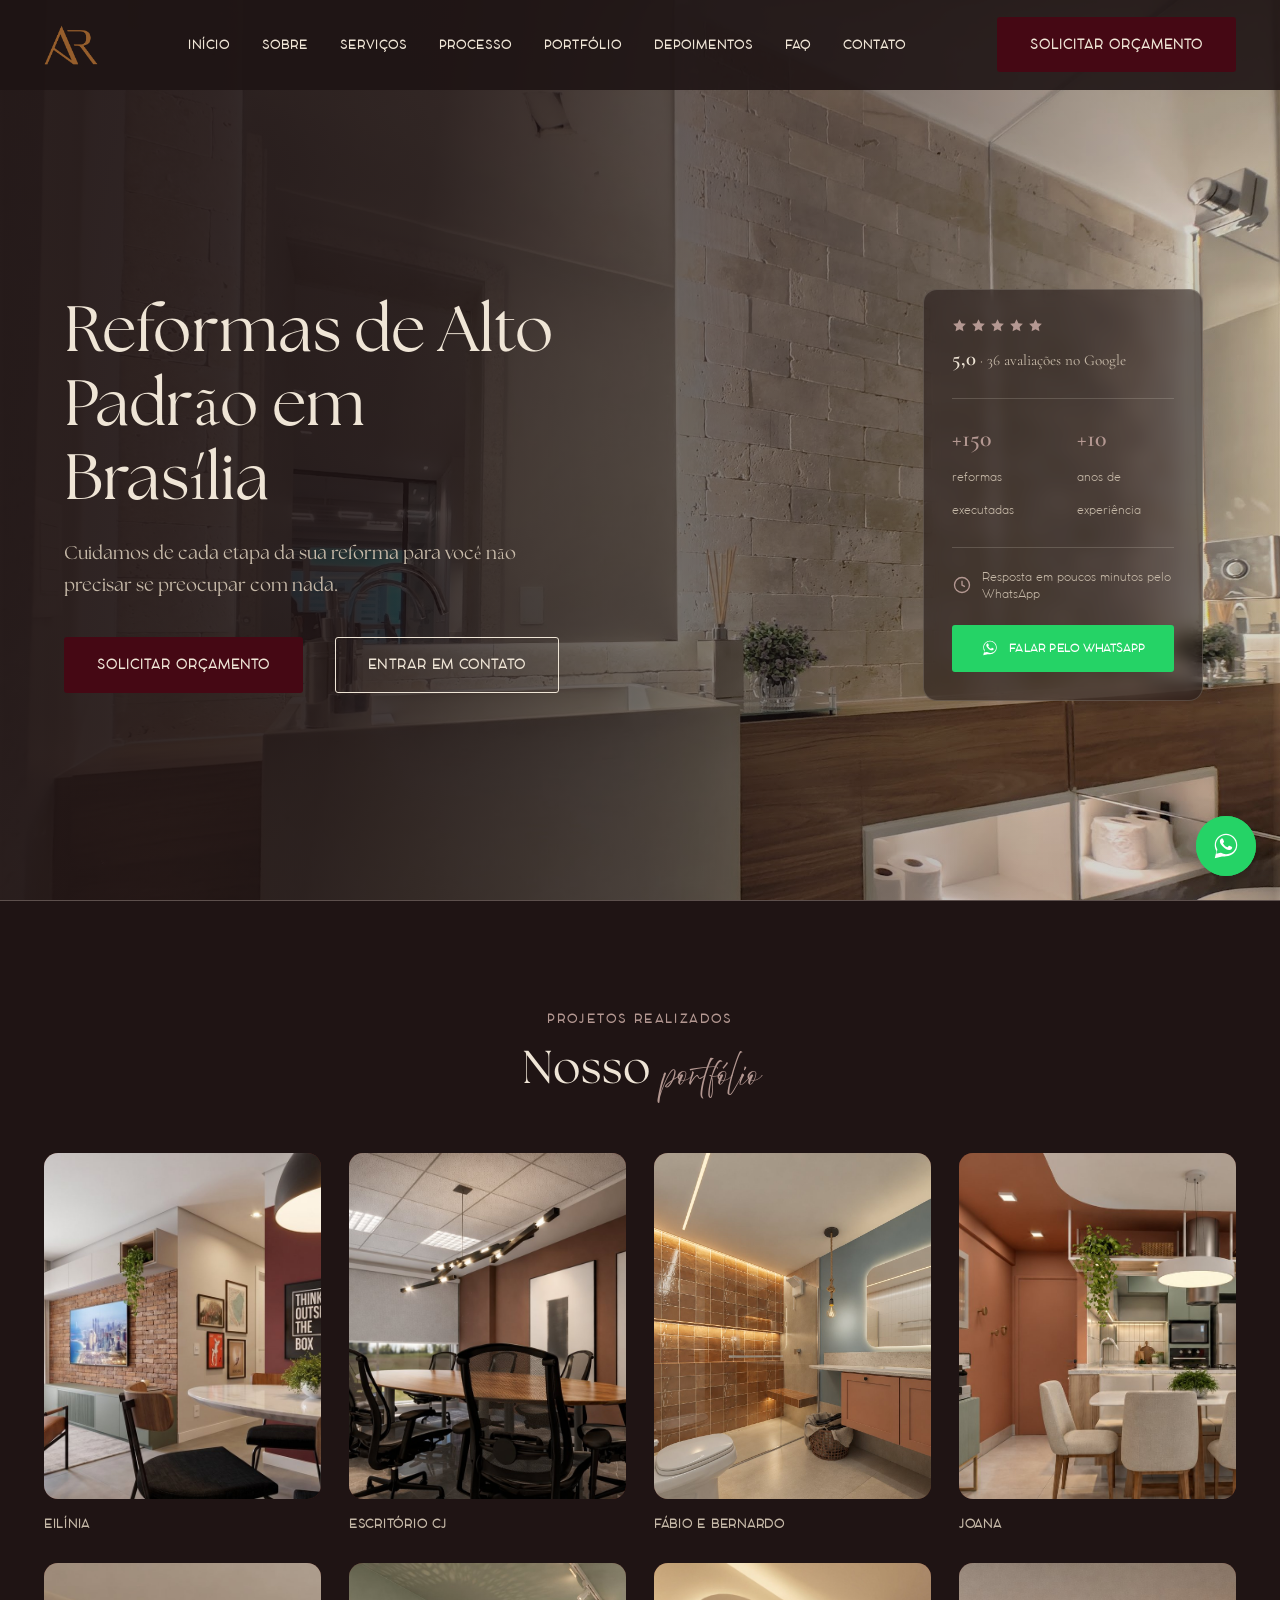
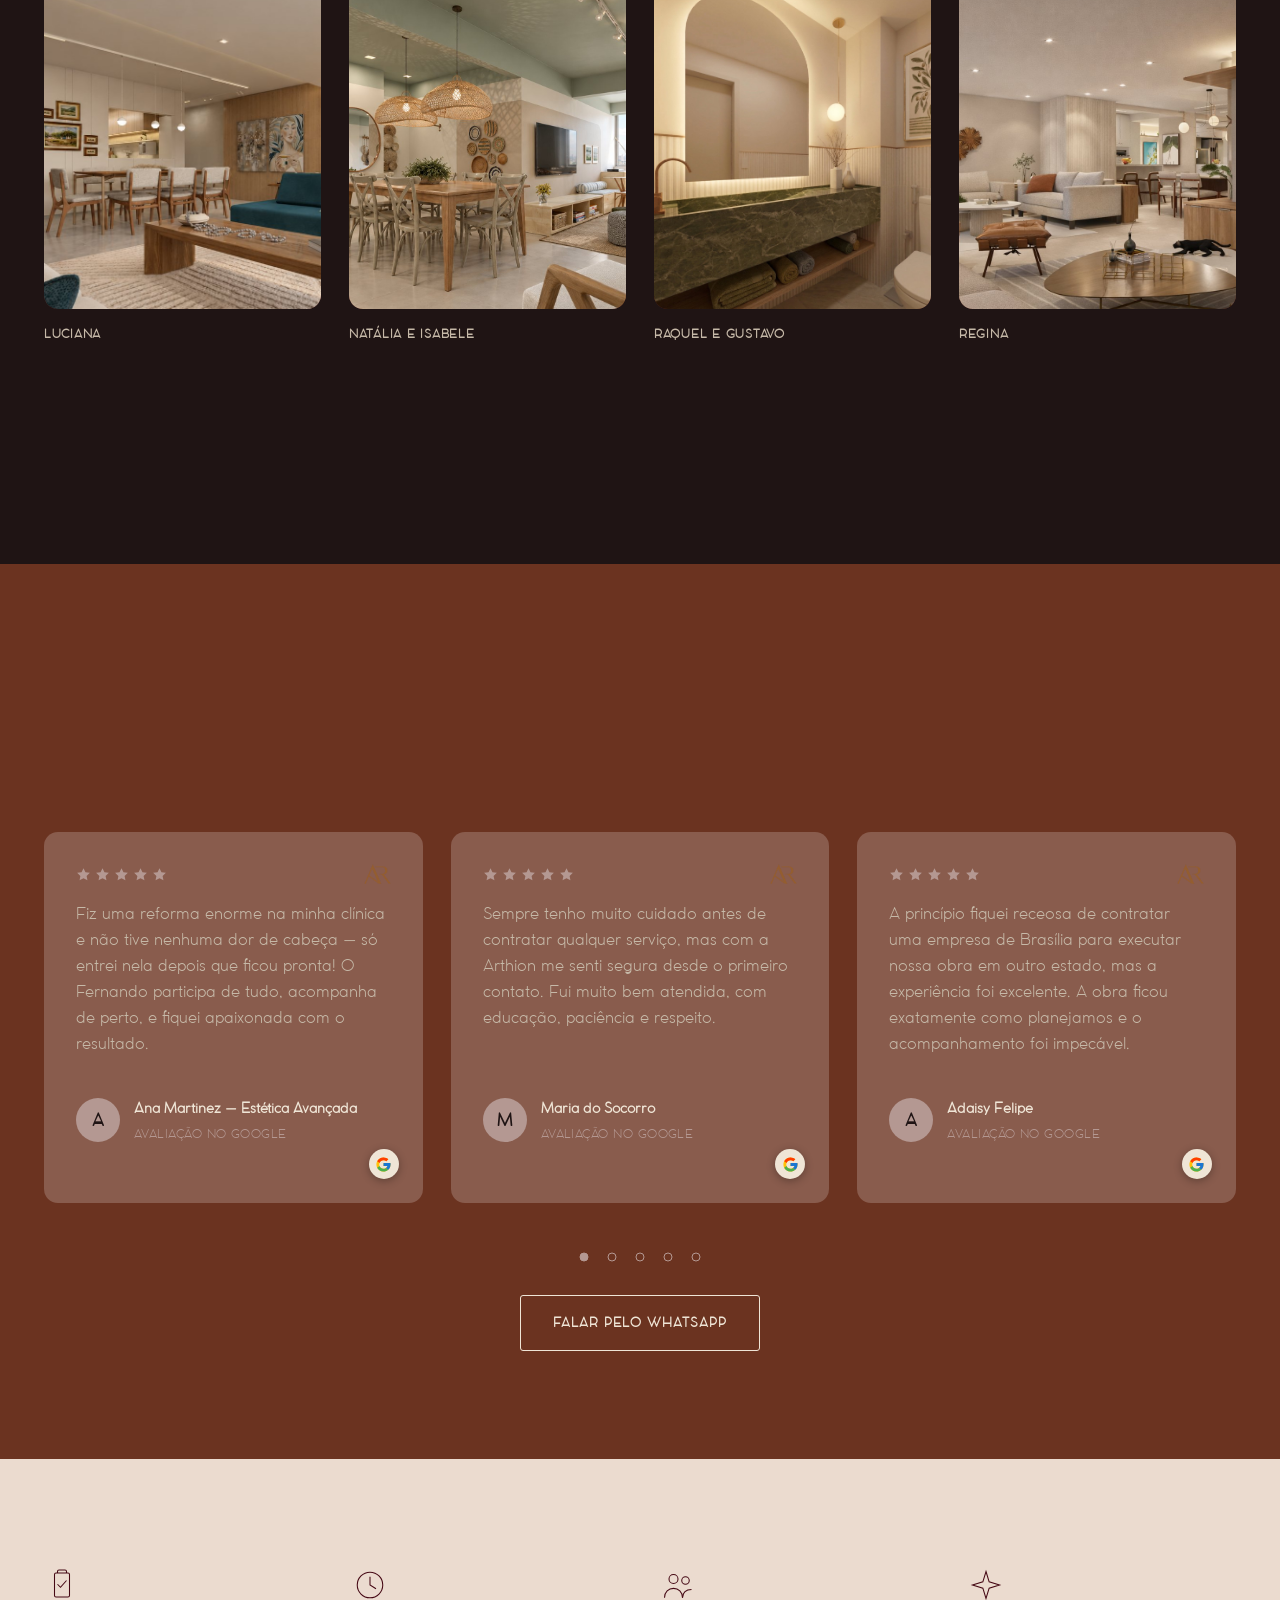
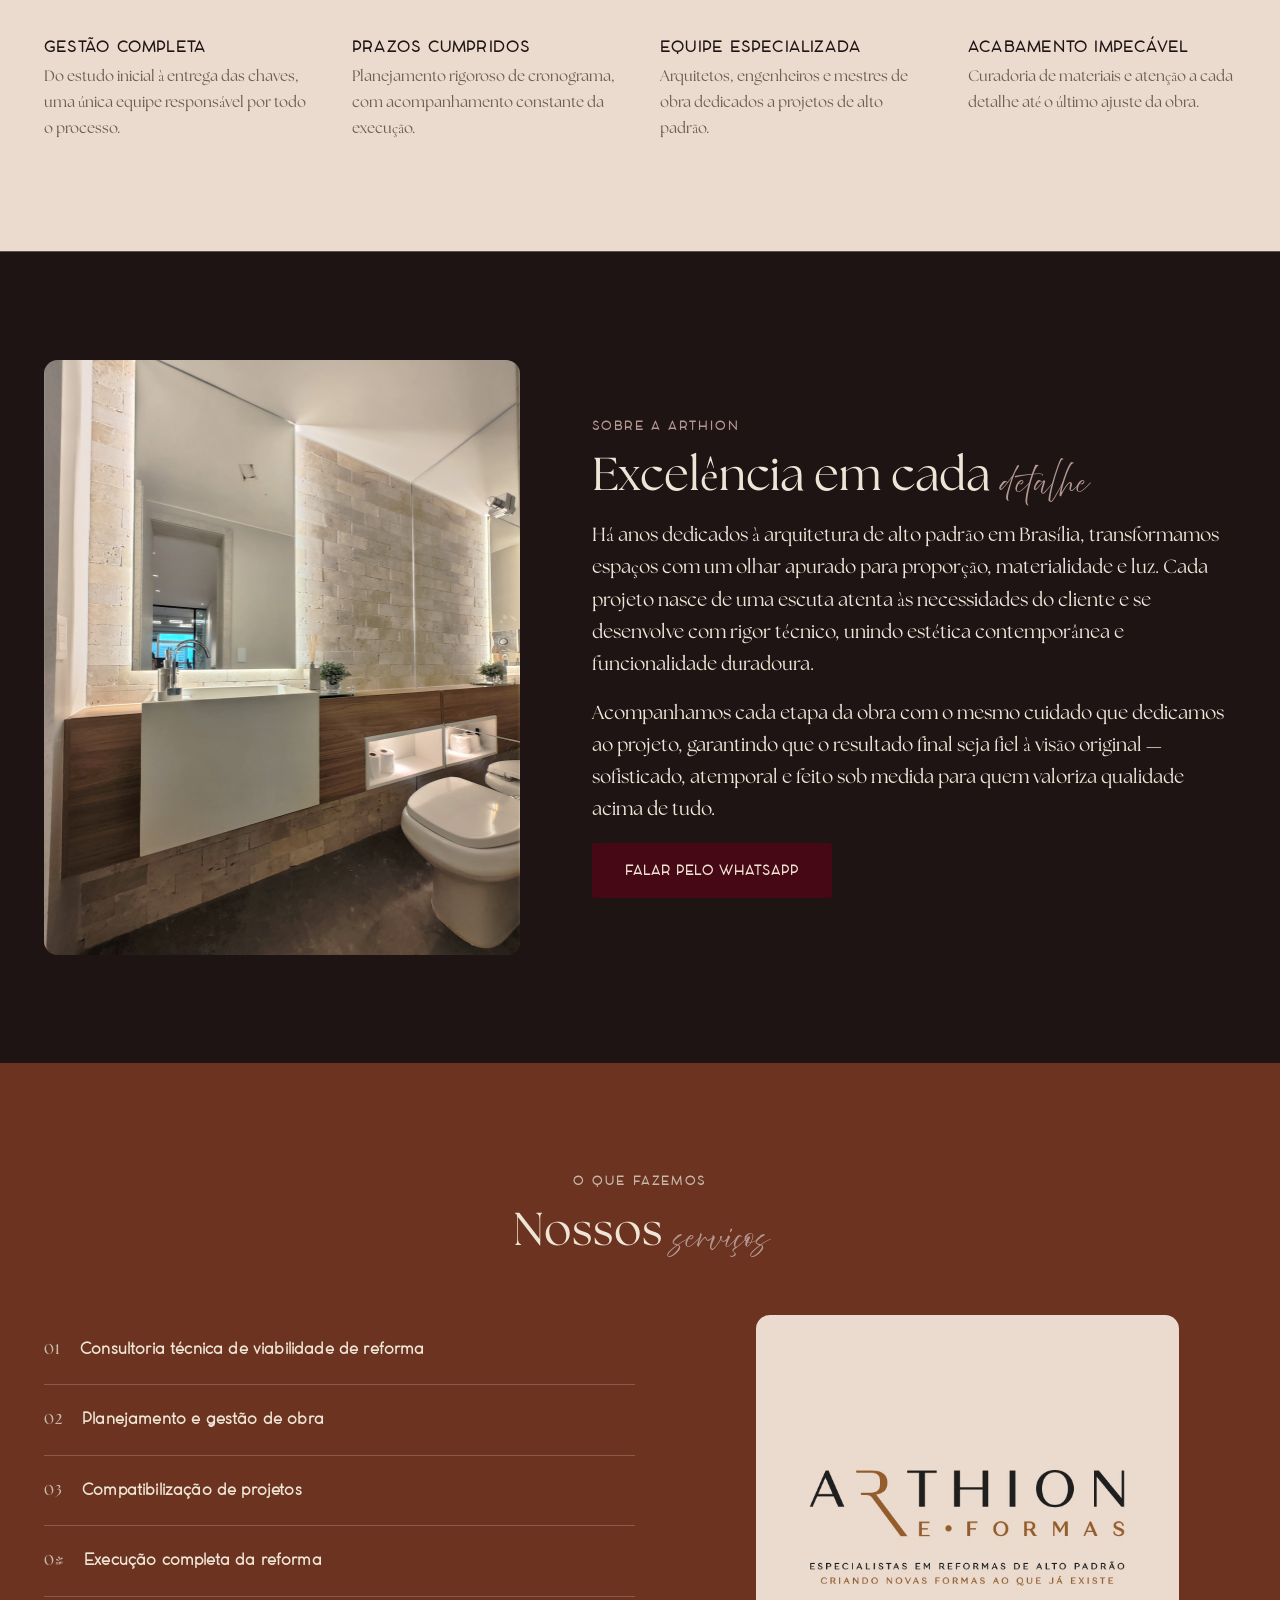
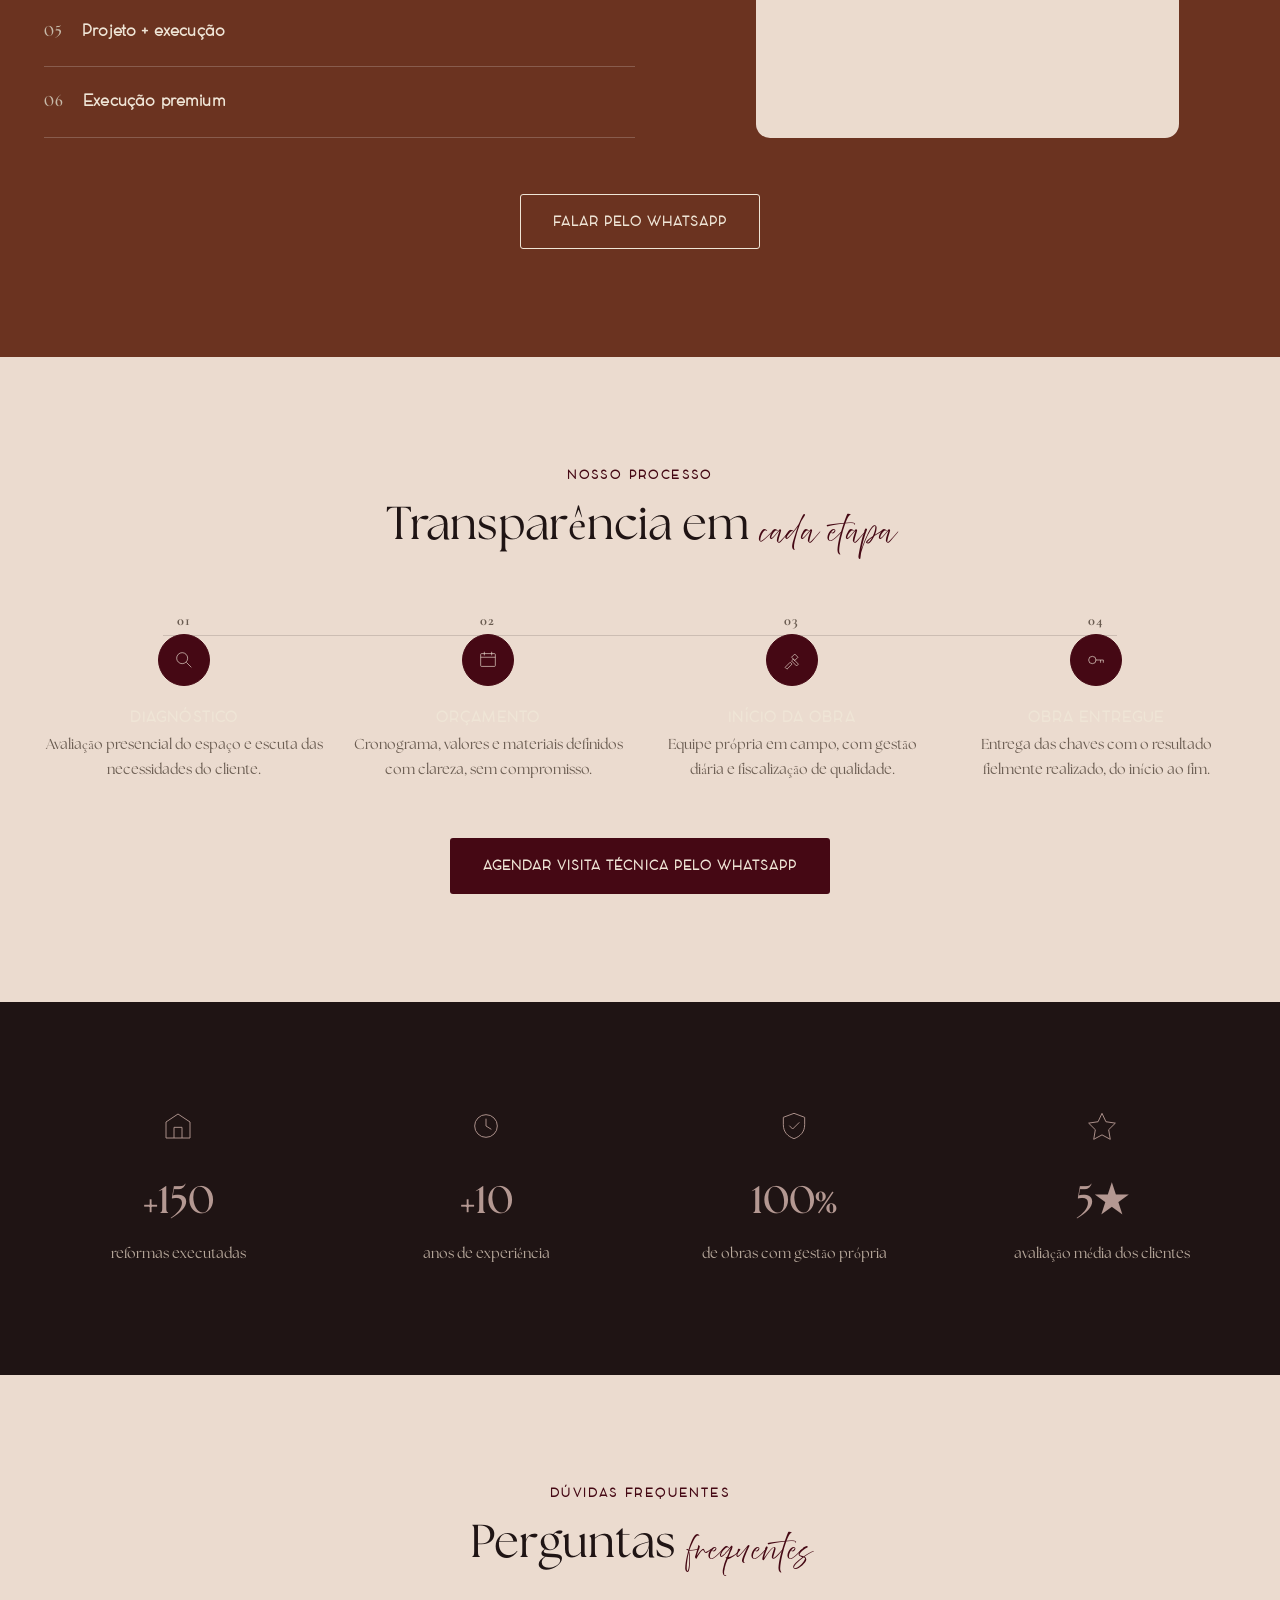
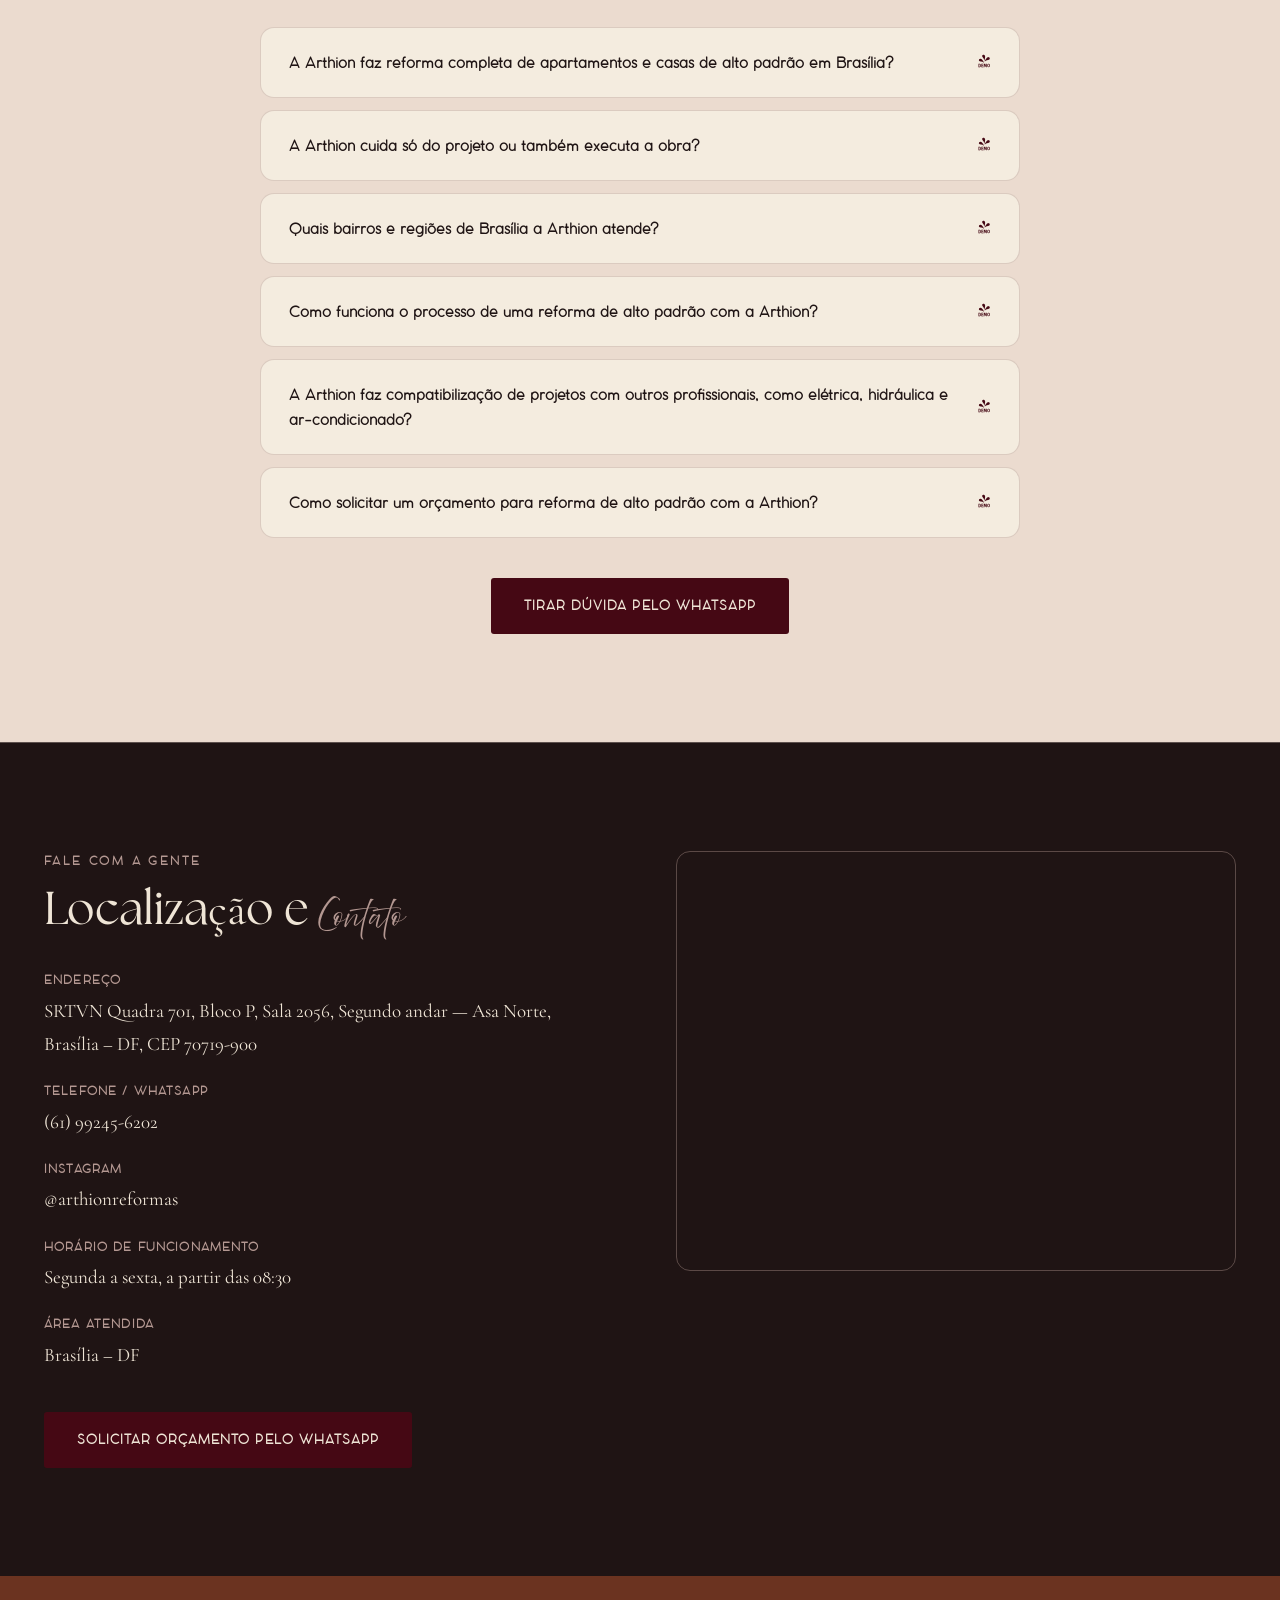
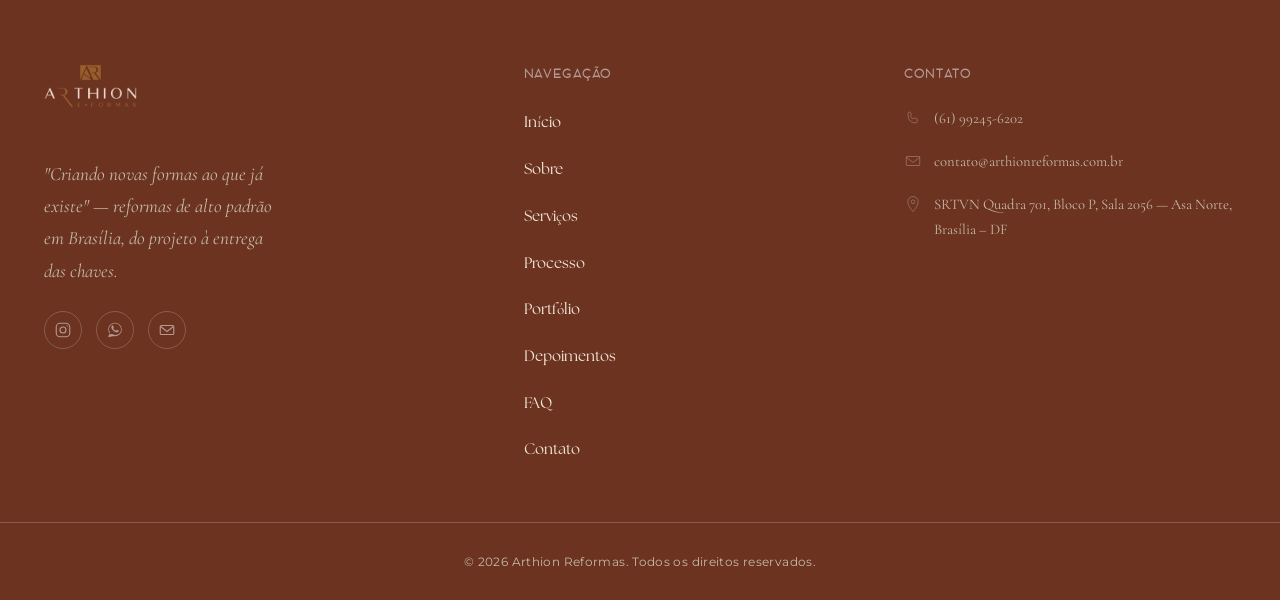
<file: index.html>
<!DOCTYPE html>
<html lang="pt-BR">
<head>
<!-- Google tag (gtag.js) -->
<script async src="https://www.googletagmanager.com/gtag/js?id=AW-18241751082"></script>
<script>
  window.dataLayer = window.dataLayer || [];
  function gtag(){dataLayer.push(arguments);}
  gtag('js', new Date());

  gtag('config', 'AW-18241751082');
</script>

<!-- Evento de conversão "Clique WhatsApp".
Os links de WhatsApp abaixo navegam nativamente pelo próprio href (target="_blank"),
e o evento de conversão dispara em paralelo via transport_type: 'beacon', sem bloquear
a navegação nem depender de event_callback — evita o bug em que o clique fica esperando
resposta do Google e o usuário nunca chega ao WhatsApp. -->
<script>
function gtag_report_conversion(url) {
  gtag('event', 'conversion', {
      'send_to': 'AW-18241751082/SMw0CIzwotwcEKqQrPpD',
      'value': 1.0,
      'currency': 'BRL',
      'transport_type': 'beacon'
  });
  return true; // nunca usar "return false" nem preventDefault aqui
}
</script>

<meta charset="UTF-8">
<meta name="viewport" content="width=device-width, initial-scale=1.0">
<title>Arthion Reformas | Reformas de Alto Padrão em Brasília</title>
<meta name="description" content="Escritório de arquitetura em Brasília – DF, especialista em reformas de alto padrão. Projetos arquitetônicos, acompanhamento de obras e design de interiores.">

<!-- Open Graph -->
<meta property="og:type" content="website">
<meta property="og:title" content="Arthion Reformas | Reformas de Alto Padrão em Brasília">
<meta property="og:description" content="Especialistas em reformas de alto padrão. Criando novas formas ao que já existe.">
<meta property="og:image" content="https://www.arthionreformas.com.br/assets/img/og-image.jpg"> <!-- SUBSTITUIR: imagem 1200x630px real (atual está com proporção quadrada) -->
<meta property="og:locale" content="pt_BR">
<meta property="og:url" content="https://www.arthionreformas.com.br/">

<!-- Twitter Card -->
<meta name="twitter:card" content="summary_large_image">
<meta name="twitter:title" content="Arthion Reformas | Reformas de Alto Padrão em Brasília">
<meta name="twitter:description" content="Especialistas em reformas de alto padrão. Criando novas formas ao que já existe.">
<meta name="twitter:image" content="https://www.arthionreformas.com.br/assets/img/og-image.jpg"> <!-- SUBSTITUIR: mesma imagem do og:image -->

<link rel="canonical" href="https://www.arthionreformas.com.br/">

<link rel="icon" href="assets/logo/favicon.png" type="image/png">

<!--
  Fontes de fallback (Google Fonts) para o novo sistema tipográfico:
  The Seasons (texto corrido) → Cormorant Garamond
  Cocomat Pro (subtítulos/labels/botões) → Montserrat
  Above the Beyond Script (detalhe decorativo) → Alex Brush
  São fontes comerciais premium ainda não instaladas — ver README,
  seção "Fontes", para o passo a passo de troca pelos arquivos reais.
-->
<link rel="preconnect" href="https://fonts.googleapis.com">
<link rel="preconnect" href="https://fonts.gstatic.com" crossorigin>
<link href="https://fonts.googleapis.com/css2?family=Alex+Brush&family=Cormorant+Garamond:ital,wght@0,400;0,500;0,600;1,400;1,500&family=Montserrat:wght@400;500;600;700&display=swap" rel="stylesheet">

<link rel="stylesheet" href="css/style.min.css">

<!-- Preload da imagem do hero: maior candidata a LCP na primeira dobra -->
<link rel="preload" as="image" href="assets/img/hero.jpg" fetchpriority="high">

<!-- Schema.org — LocalBusiness
     aggregateRating/review ficam de fora até termos os números reais do
     Google Meu Negócio do cliente — nunca simular avaliações aqui. -->
<script type="application/ld+json">
{
  "@context": "https://schema.org",
  "@type": ["HomeAndConstructionBusiness", "GeneralContractor"],
  "name": "Arthion Reformas",
  "alternateName": "Arthion Arquitetura",
  "description": "Escritório de arquitetura especializado em reformas de alto padrão em Brasília – DF. Projeto, planejamento e execução completa de obras residenciais e comerciais.",
  "image": "https://www.arthionreformas.com.br/assets/img/og-image.jpg",
  "priceRange": "$$$",
  "address": {
    "@type": "PostalAddress",
    "streetAddress": "SRTVN Quadra 701, Bloco P, Sala 2056, Segundo andar",
    "addressLocality": "Brasília",
    "addressRegion": "DF",
    "postalCode": "70719-900",
    "addressCountry": "BR"
  },
  "geo": {
    "@type": "GeoCoordinates",
    "latitude": -15.78400638485485,
    "longitude": -47.89091022487014
  },
  "telephone": "+5561992456202",
  "openingHoursSpecification": {
    "@type": "OpeningHoursSpecification",
    "dayOfWeek": ["Monday", "Tuesday", "Wednesday", "Thursday", "Friday"],
    "opens": "08:30",
    "closes": "18:00"
  },
  "areaServed": {
    "@type": "City",
    "name": "Brasília"
  },
  "sameAs": [
    "https://www.instagram.com/arthionreformas/"
  ],
  "url": "https://www.arthionreformas.com.br/"
}
</script>

<!-- Schema.org — FAQPage (mesmo conteúdo da seção #faq no corpo da página) -->
<script type="application/ld+json">
{
  "@context": "https://schema.org",
  "@type": "FAQPage",
  "mainEntity": [
    {
      "@type": "Question",
      "name": "A Arthion faz reforma completa de apartamentos e casas de alto padrão em Brasília?",
      "acceptedAnswer": {
        "@type": "Answer",
        "text": "Sim. A Arthion atua com projeto arquitetônico, planejamento de obra e execução completa de reformas de alto padrão em residências e imóveis comerciais em Brasília – DF, do primeiro traço à entrega das chaves."
      }
    },
    {
      "@type": "Question",
      "name": "A Arthion cuida só do projeto ou também executa a obra?",
      "acceptedAnswer": {
        "@type": "Answer",
        "text": "As duas coisas. A empresa oferece desde a consultoria técnica de viabilidade e o projeto arquitetônico até a execução completa da reforma, com a opção de contratar projeto e execução em um único serviço."
      }
    },
    {
      "@type": "Question",
      "name": "Quais bairros e regiões de Brasília a Arthion atende?",
      "acceptedAnswer": {
        "@type": "Answer",
        "text": "A Arthion atende clientes em Brasília – DF e região, com sede na Asa Norte (SRTVN Quadra 701, Bloco P, Sala 2056)."
      }
    },
    {
      "@type": "Question",
      "name": "Como funciona o processo de uma reforma de alto padrão com a Arthion?",
      "acceptedAnswer": {
        "@type": "Answer",
        "text": "O processo segue cinco etapas: visita técnica, projeto, planejamento de cronograma e materiais, execução com gestão diária da obra, e entrega das chaves."
      }
    },
    {
      "@type": "Question",
      "name": "A Arthion faz compatibilização de projetos com outros profissionais, como elétrica, hidráulica e ar-condicionado?",
      "acceptedAnswer": {
        "@type": "Answer",
        "text": "Sim, a compatibilização de projetos faz parte dos serviços oferecidos, garantindo que todas as especialidades envolvidas na obra estejam alinhadas antes da execução."
      }
    },
    {
      "@type": "Question",
      "name": "Como solicitar um orçamento para reforma de alto padrão com a Arthion?",
      "acceptedAnswer": {
        "@type": "Answer",
        "text": "O orçamento é solicitado diretamente pelo WhatsApp da Arthion Reformas, pelos botões disponíveis ao longo do site, com atendimento de segunda a sexta a partir das 08:30."
      }
    }
  ]
}
</script>
</head>
<body>

<a class="skip-link" href="#conteudo">Pular para o conteúdo</a>

<!-- HEADER -->
<header class="header" id="header">
  <div class="container header__inner">
    <a href="#inicio" class="header__logo" aria-label="Arthion Reformas — página inicial">
      <img src="img/arthion-icone-crop.png" alt="Arthion Reformas" width="108" height="80">
    </a>

    <nav class="nav" id="nav" aria-label="Navegação principal">
      <ul class="nav__list">
        <li><a href="#inicio" class="nav__link">Início</a></li>
        <li><a href="#sobre" class="nav__link">Sobre</a></li>
        <li><a href="#servicos" class="nav__link">Serviços</a></li>
        <li><a href="#processo" class="nav__link">Processo</a></li>
        <li><a href="projetos.html" class="nav__link">Portfólio</a></li>
        <li><a href="#depoimentos" class="nav__link">Depoimentos</a></li>
        <li><a href="#faq" class="nav__link">FAQ</a></li>
        <li><a href="#contato" class="nav__link">Contato</a></li>
      </ul>
    </nav>

    <a
      class="btn btn--primary header__cta"
      href="https://wa.me/5561992456202?text=Ol%C3%A1!%20Vim%20pelo%20site%20da%20Arthion%20Reformas%20e%20gostaria%20de%20solicitar%20um%20or%C3%A7amento."
      target="_blank"
      rel="noopener"
      aria-label="Solicitar orçamento pelo WhatsApp"
      onclick="gtag_report_conversion('https://wa.me/5561992456202?text=Ol%C3%A1!%20Vim%20pelo%20site%20da%20Arthion%20Reformas%20e%20gostaria%20de%20solicitar%20um%20or%C3%A7amento.');"
    >Solicitar orçamento</a>

    <button class="hamburger" id="hamburger" aria-label="Abrir menu" aria-expanded="false" aria-controls="nav">
      <span></span><span></span><span></span>
    </button>
  </div>
</header>

<main id="conteudo">

  <!-- HERO -->
  <section class="hero" id="inicio">
    <div class="hero__bg">
      <img src="assets/img/sobre.jpg" alt="Banheiro de alto padrão reformado pela Arthion Reformas em Brasília" width="1905" height="2540" loading="eager" fetchpriority="high">
    </div>
    <div class="hero__overlay" aria-hidden="true"></div>

    <div class="hero__col reveal">
      <h1 class="hero__title">Reformas de Alto Padrão em Brasília</h1>
      <p class="hero__subtitle">Cuidamos de cada etapa da sua reforma para você não precisar se preocupar com nada.</p>
      <div class="hero__actions">
        <a
          class="btn btn--primary"
          href="https://wa.me/5561992456202?text=Ol%C3%A1!%20Vim%20pelo%20site%20da%20Arthion%20Reformas%20e%20gostaria%20de%20solicitar%20um%20or%C3%A7amento."
          target="_blank"
          rel="noopener"
          onclick="gtag_report_conversion('https://wa.me/5561992456202?text=Ol%C3%A1!%20Vim%20pelo%20site%20da%20Arthion%20Reformas%20e%20gostaria%20de%20solicitar%20um%20or%C3%A7amento.');"
        >Solicitar orçamento</a>
        <a class="btn btn--outline" href="#contato">Entrar em Contato</a>
      </div>
    </div>

    <div class="hero__aside reveal">
      <div class="hero__aside-card">
        <div class="hero__aside-rating">
          <div class="testimonial__stars" aria-hidden="true">
            <svg viewBox="0 0 20 20"><path d="M10 1.5l2.6 5.46 5.9.74-4.35 4.2 1.12 5.9L10 14.9l-5.27 2.9 1.12-5.9L1.5 7.7l5.9-.74L10 1.5z"/></svg>
            <svg viewBox="0 0 20 20"><path d="M10 1.5l2.6 5.46 5.9.74-4.35 4.2 1.12 5.9L10 14.9l-5.27 2.9 1.12-5.9L1.5 7.7l5.9-.74L10 1.5z"/></svg>
            <svg viewBox="0 0 20 20"><path d="M10 1.5l2.6 5.46 5.9.74-4.35 4.2 1.12 5.9L10 14.9l-5.27 2.9 1.12-5.9L1.5 7.7l5.9-.74L10 1.5z"/></svg>
            <svg viewBox="0 0 20 20"><path d="M10 1.5l2.6 5.46 5.9.74-4.35 4.2 1.12 5.9L10 14.9l-5.27 2.9 1.12-5.9L1.5 7.7l5.9-.74L10 1.5z"/></svg>
            <svg viewBox="0 0 20 20"><path d="M10 1.5l2.6 5.46 5.9.74-4.35 4.2 1.12 5.9L10 14.9l-5.27 2.9 1.12-5.9L1.5 7.7l5.9-.74L10 1.5z"/></svg>
          </div>
          <p><strong>5,0</strong> <span>· 36 avaliações no Google</span></p>
        </div>

        <div class="hero__aside-stats">
          <div>
            <strong>+150</strong>
            <span>reformas executadas</span>
          </div>
          <div>
            <strong>+10</strong>
            <span>anos de experiência</span>
          </div>
        </div>

        <div class="hero__aside-response">
          <svg viewBox="0 0 24 24" fill="none" stroke="currentColor" stroke-width="1.6" aria-hidden="true">
            <circle cx="12" cy="12" r="9"/>
            <path d="M12 7v5l3.5 2"/>
          </svg>
          <span>Resposta em poucos minutos pelo WhatsApp</span>
        </div>

        <a
          class="hero__aside-btn"
          href="https://wa.me/5561992456202?text=Ol%C3%A1!%20Vim%20pelo%20site%20da%20Arthion%20Reformas%20e%20gostaria%20de%20solicitar%20um%20or%C3%A7amento."
          target="_blank"
          rel="noopener"
          onclick="gtag_report_conversion('https://wa.me/5561992456202?text=Ol%C3%A1!%20Vim%20pelo%20site%20da%20Arthion%20Reformas%20e%20gostaria%20de%20solicitar%20um%20or%C3%A7amento.');"
        >
          <svg viewBox="0 0 32 32" width="18" height="18" fill="currentColor" aria-hidden="true">
            <path d="M16.001 3C9.373 3 4 8.373 4 15c0 2.362.688 4.564 1.875 6.417L4 29l7.771-1.833A11.94 11.94 0 0 0 16.001 27C22.628 27 28 21.627 28 15S22.628 3 16.001 3Zm0 21.75c-1.94 0-3.75-.53-5.303-1.454l-.38-.226-4.61 1.088 1.117-4.49-.248-.394A9.71 9.71 0 0 1 5.25 15c0-5.936 4.815-10.75 10.751-10.75S26.75 9.064 26.75 15 21.937 24.75 16.001 24.75Zm5.906-8.005c-.322-.161-1.903-.939-2.198-1.046-.295-.107-.51-.161-.724.161-.215.322-.833 1.046-1.021 1.261-.188.215-.376.242-.698.081-.322-.161-1.36-.501-2.591-1.598-.958-.854-1.605-1.909-1.793-2.231-.188-.322-.02-.496.141-.657.145-.144.322-.376.483-.564.161-.188.215-.322.322-.537.107-.215.054-.403-.027-.564-.081-.161-.724-1.746-.992-2.392-.261-.628-.526-.543-.724-.553-.188-.009-.403-.011-.618-.011-.215 0-.564.081-.859.403-.295.322-1.127 1.101-1.127 2.686 0 1.585 1.154 3.116 1.315 3.331.161.215 2.272 3.469 5.505 4.865.769.332 1.369.53 1.837.678.772.245 1.475.211 2.031.128.62-.093 1.903-.778 2.171-1.529.268-.752.268-1.396.188-1.529-.08-.134-.295-.215-.617-.376Z"/>
          </svg>
          Falar pelo WhatsApp
        </a>
      </div>
    </div>
  </section>

  <!-- PORTFÓLIO -->
  <section class="section section--divider" id="portfolio">
    <div class="container">
      <div class="section__head reveal">
        <p class="eyebrow">Projetos realizados</p>
        <h2 class="section__title">Nosso <em>portfólio</em></h2>
      </div>

      <div class="portfolio">
        <a class="portfolio-item reveal" href="projetos.html#eilinia">
          <div class="img-placeholder" style="aspect-ratio: 4 / 5;">
            <img src="assets/img/projetos/eilinia/01.jpg" alt="Projeto Eilínia — sala de estar e jantar integrados" width="1600" height="774" loading="lazy">
            <span class="portfolio-item__overlay">Ver projeto completo</span>
          </div>
          <p class="portfolio-item__name">Eilínia</p>
        </a>

        <a class="portfolio-item reveal" href="projetos.html#escritorio-cj">
          <div class="img-placeholder" style="aspect-ratio: 4 / 5;">
            <img src="assets/img/projetos/escritorio-cj/01.jpg" alt="Projeto Escritório CJ — sala de reuniões corporativa" width="1320" height="880" loading="lazy">
            <span class="portfolio-item__overlay">Ver projeto completo</span>
          </div>
          <p class="portfolio-item__name">Escritório CJ</p>
        </a>

        <a class="portfolio-item reveal" href="projetos.html#fabio-e-bernardo">
          <div class="img-placeholder" style="aspect-ratio: 4 / 5;">
            <img src="assets/img/projetos/fabio-e-bernardo/01.jpg" alt="Projeto Fábio e Bernardo — banheiro com marcenaria verde" width="964" height="1205" loading="lazy">
            <span class="portfolio-item__overlay">Ver projeto completo</span>
          </div>
          <p class="portfolio-item__name">Fábio e Bernardo</p>
        </a>

        <a class="portfolio-item reveal" href="projetos.html#joana">
          <div class="img-placeholder" style="aspect-ratio: 4 / 5;">
            <img src="assets/img/projetos/joana/01.jpg" alt="Projeto Joana — cozinha e sala de jantar integradas" width="1437" height="809" loading="lazy">
            <span class="portfolio-item__overlay">Ver projeto completo</span>
          </div>
          <p class="portfolio-item__name">Joana</p>
        </a>

        <a class="portfolio-item reveal" href="projetos.html#luciana">
          <div class="img-placeholder" style="aspect-ratio: 4 / 5;">
            <img src="assets/img/projetos/luciana/01.jpg" alt="Projeto Luciana — sala de estar com sofá verde" width="1600" height="723" loading="lazy">
            <span class="portfolio-item__overlay">Ver projeto completo</span>
          </div>
          <p class="portfolio-item__name">Luciana</p>
        </a>

        <a class="portfolio-item reveal" href="projetos.html#natalia-e-isabele">
          <div class="img-placeholder" style="aspect-ratio: 4 / 5;">
            <img src="assets/img/projetos/natalia-e-isabele/01.jpg" alt="Projeto Natália e Isabele — sala de estar e jantar" width="1205" height="964" loading="lazy">
            <span class="portfolio-item__overlay">Ver projeto completo</span>
          </div>
          <p class="portfolio-item__name">Natália e Isabele</p>
        </a>

        <a class="portfolio-item reveal" href="projetos.html#raquel-e-gustavo">
          <div class="img-placeholder" style="aspect-ratio: 4 / 5;">
            <img src="assets/img/projetos/raquel-e-gustavo/01.jpg" alt="Projeto Raquel e Gustavo — banheiro com bancada em mármore verde" width="1279" height="1600" loading="lazy">
            <span class="portfolio-item__overlay">Ver projeto completo</span>
          </div>
          <p class="portfolio-item__name">Raquel e Gustavo</p>
        </a>

        <a class="portfolio-item reveal" href="projetos.html#regina">
          <div class="img-placeholder" style="aspect-ratio: 4 / 5;">
            <img src="assets/img/projetos/regina/01.jpg" alt="Projeto Regina — sala de estar ampla em tons neutros" width="1320" height="880" loading="lazy">
            <span class="portfolio-item__overlay">Ver projeto completo</span>
          </div>
          <p class="portfolio-item__name">Regina</p>
        </a>
      </div>

      <div class="portfolio__cta reveal">
        <a class="btn btn--outline" href="projetos.html">Ver todos os projetos</a>
      </div>
    </div>
  </section>

  <!-- DEPOIMENTOS -->
  <section class="section section--dark" id="depoimentos">
    <div class="container">
      <div class="section__head section__head--split reveal">
        <div>
          <p class="eyebrow eyebrow--light">Depoimentos</p>
          <h2 class="section__title section__title--light">A confiança de quem já <em>transformou</em></h2>
        </div>
        <div class="testimonials-nav">
          <button class="testimonials-nav__btn" id="testimonialPrev" aria-label="Depoimento anterior">
            <svg width="18" height="18" viewBox="0 0 24 24" fill="none" stroke="currentColor" stroke-width="1.6"><path d="M15 5l-7 7 7 7"/></svg>
          </button>
          <button class="testimonials-nav__btn" id="testimonialNext" aria-label="Próximo depoimento">
            <svg width="18" height="18" viewBox="0 0 24 24" fill="none" stroke="currentColor" stroke-width="1.6"><path d="M9 5l7 7-7 7"/></svg>
          </button>
        </div>
      </div>

      <div class="testimonials" id="testimonialsTrack">
        <blockquote class="testimonial reveal">
          <div class="testimonial__top">
            <div class="testimonial__stars" aria-hidden="true">
            <svg viewBox="0 0 20 20"><path d="M10 1.5l2.6 5.46 5.9.74-4.35 4.2 1.12 5.9L10 14.9l-5.27 2.9 1.12-5.9L1.5 7.7l5.9-.74L10 1.5z"/></svg>
            <svg viewBox="0 0 20 20"><path d="M10 1.5l2.6 5.46 5.9.74-4.35 4.2 1.12 5.9L10 14.9l-5.27 2.9 1.12-5.9L1.5 7.7l5.9-.74L10 1.5z"/></svg>
            <svg viewBox="0 0 20 20"><path d="M10 1.5l2.6 5.46 5.9.74-4.35 4.2 1.12 5.9L10 14.9l-5.27 2.9 1.12-5.9L1.5 7.7l5.9-.74L10 1.5z"/></svg>
            <svg viewBox="0 0 20 20"><path d="M10 1.5l2.6 5.46 5.9.74-4.35 4.2 1.12 5.9L10 14.9l-5.27 2.9 1.12-5.9L1.5 7.7l5.9-.74L10 1.5z"/></svg>
            <svg viewBox="0 0 20 20"><path d="M10 1.5l2.6 5.46 5.9.74-4.35 4.2 1.12 5.9L10 14.9l-5.27 2.9 1.12-5.9L1.5 7.7l5.9-.74L10 1.5z"/></svg>
            </div>
            <img class="testimonial__brand" src="img/arthion-icone-crop.png" alt="" width="27" height="20" loading="lazy">
          </div>
          <p class="testimonial__quote">Fiz uma reforma enorme na minha clínica e não tive nenhuma dor de cabeça — só entrei nela depois que ficou pronta! O Fernando participa de tudo, acompanha de perto, e fiquei apaixonada com o resultado.</p>
          <footer class="testimonial__author">
            <span class="testimonial__avatar" aria-hidden="true">A</span>
            <span class="testimonial__author-text">Ana Martinez — Estética Avançada<span>Avaliação no Google</span></span>
          </footer>
          <span class="testimonial__google-badge" aria-hidden="true" title="Avaliação no Google">
            <svg viewBox="0 0 48 48">
              <path fill="#FFC107" d="M43.611,20.083H42V20H24v8h11.303c-1.649,4.657-6.08,8-11.303,8c-6.627,0-12-5.373-12-12c0-6.627,5.373-12,12-12c3.059,0,5.842,1.154,7.961,3.039l5.657-5.657C34.046,6.053,29.268,4,24,4C12.955,4,4,12.955,4,24c0,11.045,8.955,20,20,20c11.045,0,20-8.955,20-20C44,22.659,43.862,21.35,43.611,20.083z"/>
              <path fill="#FF3D00" d="M6.306,14.691l6.571,4.819C14.655,15.108,18.961,12,24,12c3.059,0,5.842,1.154,7.961,3.039l5.657-5.657C34.046,6.053,29.268,4,24,4C16.318,4,9.656,8.337,6.306,14.691z"/>
              <path fill="#4CAF50" d="M24,44c5.166,0,9.86-1.977,13.409-5.192l-6.19-5.238C29.211,35.091,26.715,36,24,36c-5.202,0-9.619-3.317-11.283-7.946l-6.522,5.025C9.505,39.556,16.227,44,24,44z"/>
              <path fill="#1976D2" d="M43.611,20.083H42V20H24v8h11.303c-0.792,2.237-2.231,4.166-4.087,5.571c0.001-0.001,0.002-0.001,0.003-0.002l6.19,5.238C36.971,39.205,44,34,44,24C44,22.659,43.862,21.35,43.611,20.083z"/>
            </svg>
          </span>
        </blockquote>

        <blockquote class="testimonial reveal">
          <div class="testimonial__top">
            <div class="testimonial__stars" aria-hidden="true">
            <svg viewBox="0 0 20 20"><path d="M10 1.5l2.6 5.46 5.9.74-4.35 4.2 1.12 5.9L10 14.9l-5.27 2.9 1.12-5.9L1.5 7.7l5.9-.74L10 1.5z"/></svg>
            <svg viewBox="0 0 20 20"><path d="M10 1.5l2.6 5.46 5.9.74-4.35 4.2 1.12 5.9L10 14.9l-5.27 2.9 1.12-5.9L1.5 7.7l5.9-.74L10 1.5z"/></svg>
            <svg viewBox="0 0 20 20"><path d="M10 1.5l2.6 5.46 5.9.74-4.35 4.2 1.12 5.9L10 14.9l-5.27 2.9 1.12-5.9L1.5 7.7l5.9-.74L10 1.5z"/></svg>
            <svg viewBox="0 0 20 20"><path d="M10 1.5l2.6 5.46 5.9.74-4.35 4.2 1.12 5.9L10 14.9l-5.27 2.9 1.12-5.9L1.5 7.7l5.9-.74L10 1.5z"/></svg>
            <svg viewBox="0 0 20 20"><path d="M10 1.5l2.6 5.46 5.9.74-4.35 4.2 1.12 5.9L10 14.9l-5.27 2.9 1.12-5.9L1.5 7.7l5.9-.74L10 1.5z"/></svg>
            </div>
            <img class="testimonial__brand" src="img/arthion-icone-crop.png" alt="" width="27" height="20" loading="lazy">
          </div>
          <p class="testimonial__quote">Sempre tenho muito cuidado antes de contratar qualquer serviço, mas com a Arthion me senti segura desde o primeiro contato. Fui muito bem atendida, com educação, paciência e respeito.</p>
          <footer class="testimonial__author">
            <span class="testimonial__avatar" aria-hidden="true">M</span>
            <span class="testimonial__author-text">Maria do Socorro<span>Avaliação no Google</span></span>
          </footer>
          <span class="testimonial__google-badge" aria-hidden="true" title="Avaliação no Google">
            <svg viewBox="0 0 48 48">
              <path fill="#FFC107" d="M43.611,20.083H42V20H24v8h11.303c-1.649,4.657-6.08,8-11.303,8c-6.627,0-12-5.373-12-12c0-6.627,5.373-12,12-12c3.059,0,5.842,1.154,7.961,3.039l5.657-5.657C34.046,6.053,29.268,4,24,4C12.955,4,4,12.955,4,24c0,11.045,8.955,20,20,20c11.045,0,20-8.955,20-20C44,22.659,43.862,21.35,43.611,20.083z"/>
              <path fill="#FF3D00" d="M6.306,14.691l6.571,4.819C14.655,15.108,18.961,12,24,12c3.059,0,5.842,1.154,7.961,3.039l5.657-5.657C34.046,6.053,29.268,4,24,4C16.318,4,9.656,8.337,6.306,14.691z"/>
              <path fill="#4CAF50" d="M24,44c5.166,0,9.86-1.977,13.409-5.192l-6.19-5.238C29.211,35.091,26.715,36,24,36c-5.202,0-9.619-3.317-11.283-7.946l-6.522,5.025C9.505,39.556,16.227,44,24,44z"/>
              <path fill="#1976D2" d="M43.611,20.083H42V20H24v8h11.303c-0.792,2.237-2.231,4.166-4.087,5.571c0.001-0.001,0.002-0.001,0.003-0.002l6.19,5.238C36.971,39.205,44,34,44,24C44,22.659,43.862,21.35,43.611,20.083z"/>
            </svg>
          </span>
        </blockquote>

        <blockquote class="testimonial reveal">
          <div class="testimonial__top">
            <div class="testimonial__stars" aria-hidden="true">
            <svg viewBox="0 0 20 20"><path d="M10 1.5l2.6 5.46 5.9.74-4.35 4.2 1.12 5.9L10 14.9l-5.27 2.9 1.12-5.9L1.5 7.7l5.9-.74L10 1.5z"/></svg>
            <svg viewBox="0 0 20 20"><path d="M10 1.5l2.6 5.46 5.9.74-4.35 4.2 1.12 5.9L10 14.9l-5.27 2.9 1.12-5.9L1.5 7.7l5.9-.74L10 1.5z"/></svg>
            <svg viewBox="0 0 20 20"><path d="M10 1.5l2.6 5.46 5.9.74-4.35 4.2 1.12 5.9L10 14.9l-5.27 2.9 1.12-5.9L1.5 7.7l5.9-.74L10 1.5z"/></svg>
            <svg viewBox="0 0 20 20"><path d="M10 1.5l2.6 5.46 5.9.74-4.35 4.2 1.12 5.9L10 14.9l-5.27 2.9 1.12-5.9L1.5 7.7l5.9-.74L10 1.5z"/></svg>
            <svg viewBox="0 0 20 20"><path d="M10 1.5l2.6 5.46 5.9.74-4.35 4.2 1.12 5.9L10 14.9l-5.27 2.9 1.12-5.9L1.5 7.7l5.9-.74L10 1.5z"/></svg>
            </div>
            <img class="testimonial__brand" src="img/arthion-icone-crop.png" alt="" width="27" height="20" loading="lazy">
          </div>
          <p class="testimonial__quote">A princípio fiquei receosa de contratar uma empresa de Brasília para executar nossa obra em outro estado, mas a experiência foi excelente. A obra ficou exatamente como planejamos e o acompanhamento foi impecável.</p>
          <footer class="testimonial__author">
            <span class="testimonial__avatar" aria-hidden="true">A</span>
            <span class="testimonial__author-text">Adaisy Felipe<span>Avaliação no Google</span></span>
          </footer>
          <span class="testimonial__google-badge" aria-hidden="true" title="Avaliação no Google">
            <svg viewBox="0 0 48 48">
              <path fill="#FFC107" d="M43.611,20.083H42V20H24v8h11.303c-1.649,4.657-6.08,8-11.303,8c-6.627,0-12-5.373-12-12c0-6.627,5.373-12,12-12c3.059,0,5.842,1.154,7.961,3.039l5.657-5.657C34.046,6.053,29.268,4,24,4C12.955,4,4,12.955,4,24c0,11.045,8.955,20,20,20c11.045,0,20-8.955,20-20C44,22.659,43.862,21.35,43.611,20.083z"/>
              <path fill="#FF3D00" d="M6.306,14.691l6.571,4.819C14.655,15.108,18.961,12,24,12c3.059,0,5.842,1.154,7.961,3.039l5.657-5.657C34.046,6.053,29.268,4,24,4C16.318,4,9.656,8.337,6.306,14.691z"/>
              <path fill="#4CAF50" d="M24,44c5.166,0,9.86-1.977,13.409-5.192l-6.19-5.238C29.211,35.091,26.715,36,24,36c-5.202,0-9.619-3.317-11.283-7.946l-6.522,5.025C9.505,39.556,16.227,44,24,44z"/>
              <path fill="#1976D2" d="M43.611,20.083H42V20H24v8h11.303c-0.792,2.237-2.231,4.166-4.087,5.571c0.001-0.001,0.002-0.001,0.003-0.002l6.19,5.238C36.971,39.205,44,34,44,24C44,22.659,43.862,21.35,43.611,20.083z"/>
            </svg>
          </span>
        </blockquote>

        <blockquote class="testimonial reveal">
          <div class="testimonial__top">
            <div class="testimonial__stars" aria-hidden="true">
            <svg viewBox="0 0 20 20"><path d="M10 1.5l2.6 5.46 5.9.74-4.35 4.2 1.12 5.9L10 14.9l-5.27 2.9 1.12-5.9L1.5 7.7l5.9-.74L10 1.5z"/></svg>
            <svg viewBox="0 0 20 20"><path d="M10 1.5l2.6 5.46 5.9.74-4.35 4.2 1.12 5.9L10 14.9l-5.27 2.9 1.12-5.9L1.5 7.7l5.9-.74L10 1.5z"/></svg>
            <svg viewBox="0 0 20 20"><path d="M10 1.5l2.6 5.46 5.9.74-4.35 4.2 1.12 5.9L10 14.9l-5.27 2.9 1.12-5.9L1.5 7.7l5.9-.74L10 1.5z"/></svg>
            <svg viewBox="0 0 20 20"><path d="M10 1.5l2.6 5.46 5.9.74-4.35 4.2 1.12 5.9L10 14.9l-5.27 2.9 1.12-5.9L1.5 7.7l5.9-.74L10 1.5z"/></svg>
            <svg viewBox="0 0 20 20"><path d="M10 1.5l2.6 5.46 5.9.74-4.35 4.2 1.12 5.9L10 14.9l-5.27 2.9 1.12-5.9L1.5 7.7l5.9-.74L10 1.5z"/></svg>
            </div>
            <img class="testimonial__brand" src="img/arthion-icone-crop.png" alt="" width="27" height="20" loading="lazy">
          </div>
          <p class="testimonial__quote">Simplesmente incrível! Foi uma decisão acertada contratar os serviços da Arthion. Desde a primeira reunião tudo muito organizado, adequamos os planos e o projeto ficou lindíssimo! Tudo com muito zelo, comunicação e competência!</p>
          <footer class="testimonial__author">
            <span class="testimonial__avatar" aria-hidden="true">A</span>
            <span class="testimonial__author-text">Alessandra Maia<span>Avaliação no Google</span></span>
          </footer>
          <span class="testimonial__google-badge" aria-hidden="true" title="Avaliação no Google">
            <svg viewBox="0 0 48 48">
              <path fill="#FFC107" d="M43.611,20.083H42V20H24v8h11.303c-1.649,4.657-6.08,8-11.303,8c-6.627,0-12-5.373-12-12c0-6.627,5.373-12,12-12c3.059,0,5.842,1.154,7.961,3.039l5.657-5.657C34.046,6.053,29.268,4,24,4C12.955,4,4,12.955,4,24c0,11.045,8.955,20,20,20c11.045,0,20-8.955,20-20C44,22.659,43.862,21.35,43.611,20.083z"/>
              <path fill="#FF3D00" d="M6.306,14.691l6.571,4.819C14.655,15.108,18.961,12,24,12c3.059,0,5.842,1.154,7.961,3.039l5.657-5.657C34.046,6.053,29.268,4,24,4C16.318,4,9.656,8.337,6.306,14.691z"/>
              <path fill="#4CAF50" d="M24,44c5.166,0,9.86-1.977,13.409-5.192l-6.19-5.238C29.211,35.091,26.715,36,24,36c-5.202,0-9.619-3.317-11.283-7.946l-6.522,5.025C9.505,39.556,16.227,44,24,44z"/>
              <path fill="#1976D2" d="M43.611,20.083H42V20H24v8h11.303c-0.792,2.237-2.231,4.166-4.087,5.571c0.001-0.001,0.002-0.001,0.003-0.002l6.19,5.238C36.971,39.205,44,34,44,24C44,22.659,43.862,21.35,43.611,20.083z"/>
            </svg>
          </span>
        </blockquote>

        <blockquote class="testimonial reveal">
          <div class="testimonial__top">
            <div class="testimonial__stars" aria-hidden="true">
            <svg viewBox="0 0 20 20"><path d="M10 1.5l2.6 5.46 5.9.74-4.35 4.2 1.12 5.9L10 14.9l-5.27 2.9 1.12-5.9L1.5 7.7l5.9-.74L10 1.5z"/></svg>
            <svg viewBox="0 0 20 20"><path d="M10 1.5l2.6 5.46 5.9.74-4.35 4.2 1.12 5.9L10 14.9l-5.27 2.9 1.12-5.9L1.5 7.7l5.9-.74L10 1.5z"/></svg>
            <svg viewBox="0 0 20 20"><path d="M10 1.5l2.6 5.46 5.9.74-4.35 4.2 1.12 5.9L10 14.9l-5.27 2.9 1.12-5.9L1.5 7.7l5.9-.74L10 1.5z"/></svg>
            <svg viewBox="0 0 20 20"><path d="M10 1.5l2.6 5.46 5.9.74-4.35 4.2 1.12 5.9L10 14.9l-5.27 2.9 1.12-5.9L1.5 7.7l5.9-.74L10 1.5z"/></svg>
            <svg viewBox="0 0 20 20"><path d="M10 1.5l2.6 5.46 5.9.74-4.35 4.2 1.12 5.9L10 14.9l-5.27 2.9 1.12-5.9L1.5 7.7l5.9-.74L10 1.5z"/></svg>
            </div>
            <img class="testimonial__brand" src="img/arthion-icone-crop.png" alt="" width="27" height="20" loading="lazy">
          </div>
          <p class="testimonial__quote">Conheço o trabalho da Arthion e admiro muito o cuidado que a equipe tem com a execução. É uma empresa séria, comprometida e que busca sempre entregar o melhor para os clientes.</p>
          <footer class="testimonial__author">
            <span class="testimonial__avatar" aria-hidden="true">K</span>
            <span class="testimonial__author-text">Keila Brandão<span>Avaliação no Google</span></span>
          </footer>
          <span class="testimonial__google-badge" aria-hidden="true" title="Avaliação no Google">
            <svg viewBox="0 0 48 48">
              <path fill="#FFC107" d="M43.611,20.083H42V20H24v8h11.303c-1.649,4.657-6.08,8-11.303,8c-6.627,0-12-5.373-12-12c0-6.627,5.373-12,12-12c3.059,0,5.842,1.154,7.961,3.039l5.657-5.657C34.046,6.053,29.268,4,24,4C12.955,4,4,12.955,4,24c0,11.045,8.955,20,20,20c11.045,0,20-8.955,20-20C44,22.659,43.862,21.35,43.611,20.083z"/>
              <path fill="#FF3D00" d="M6.306,14.691l6.571,4.819C14.655,15.108,18.961,12,24,12c3.059,0,5.842,1.154,7.961,3.039l5.657-5.657C34.046,6.053,29.268,4,24,4C16.318,4,9.656,8.337,6.306,14.691z"/>
              <path fill="#4CAF50" d="M24,44c5.166,0,9.86-1.977,13.409-5.192l-6.19-5.238C29.211,35.091,26.715,36,24,36c-5.202,0-9.619-3.317-11.283-7.946l-6.522,5.025C9.505,39.556,16.227,44,24,44z"/>
              <path fill="#1976D2" d="M43.611,20.083H42V20H24v8h11.303c-0.792,2.237-2.231,4.166-4.087,5.571c0.001-0.001,0.002-0.001,0.003-0.002l6.19,5.238C36.971,39.205,44,34,44,24C44,22.659,43.862,21.35,43.611,20.083z"/>
            </svg>
          </span>
        </blockquote>
      </div>

      <div class="testimonials-dots" id="testimonialsDots" role="tablist" aria-label="Selecionar depoimento"></div>

      <div class="testimonials__cta reveal">
        <a
          class="btn btn--outline"
          href="https://wa.me/5561992456202?text=Ol%C3%A1!%20Vi%20os%20depoimentos%20de%20clientes%20da%20Arthion%20Reformas%20e%20gostaria%20de%20solicitar%20um%20or%C3%A7amento."
          target="_blank"
          rel="noopener"
          onclick="gtag_report_conversion('https://wa.me/5561992456202?text=Ol%C3%A1!%20Vi%20os%20depoimentos%20de%20clientes%20da%20Arthion%20Reformas%20e%20gostaria%20de%20solicitar%20um%20or%C3%A7amento.');"
        >Falar pelo WhatsApp</a>
      </div>
    </div>
  </section>

  <!-- BARRA DE DIFERENCIAIS -->
  <section class="section section--dark section--claro">
    <div class="container">
      <div class="differentials">
        <div class="differential reveal">
          <svg class="icon" width="36" height="36" viewBox="0 0 48 48" fill="none" stroke="currentColor" stroke-width="1.3" aria-hidden="true">
            <rect x="14" y="8" width="20" height="32" rx="2"/>
            <path d="M18 8V6a2 2 0 0 1 2-2h8a2 2 0 0 1 2 2v2"/>
            <path d="M18 23l4 4 8-9"/>
          </svg>
          <h3>Gestão completa</h3>
          <p>Do estudo inicial à entrega das chaves, uma única equipe responsável por todo o processo.</p>
        </div>

        <div class="differential reveal">
          <svg class="icon" width="36" height="36" viewBox="0 0 48 48" fill="none" stroke="currentColor" stroke-width="1.3" aria-hidden="true">
            <circle cx="24" cy="24" r="17"/>
            <path d="M24 13v11l8 5"/>
          </svg>
          <h3>Prazos cumpridos</h3>
          <p>Planejamento rigoroso de cronograma, com acompanhamento constante da execução.</p>
        </div>

        <div class="differential reveal">
          <svg class="icon" width="36" height="36" viewBox="0 0 48 48" fill="none" stroke="currentColor" stroke-width="1.3" aria-hidden="true">
            <circle cx="18" cy="16" r="6"/>
            <path d="M6 41c0-7.5 5.4-12.5 12-12.5S30 33.5 30 41"/>
            <circle cx="34" cy="18" r="5"/>
            <path d="M30 41c.4-6.3 4-11 12-11"/>
          </svg>
          <h3>Equipe especializada</h3>
          <p>Arquitetos, engenheiros e mestres de obra dedicados a projetos de alto padrão.</p>
        </div>

        <div class="differential reveal">
          <svg class="icon" width="36" height="36" viewBox="0 0 48 48" fill="none" stroke="currentColor" stroke-width="1.3" aria-hidden="true">
            <path d="M24 6l4.2 13.8L42 24l-13.8 4.2L24 42l-4.2-13.8L6 24l13.8-4.2z"/>
          </svg>
          <h3>Acabamento impecável</h3>
          <p>Curadoria de materiais e atenção a cada detalhe até o último ajuste da obra.</p>
        </div>
      </div>
    </div>
  </section>

  <!-- SOBRE -->
  <section class="section section--divider" id="sobre">
    <div class="container about">
      <div class="about__media img-placeholder reveal" style="aspect-ratio: 4 / 5;">
        <img src="assets/img/sobre.jpg" alt="Detalhe de acabamento em reforma de alto padrão assinada pela Arthion Reformas" width="1905" height="2540" loading="lazy">
      </div>

      <div class="about__text reveal">
        <p class="eyebrow">Sobre a Arthion</p>
        <h2 class="section__title">Excelência em cada <em>detalhe</em></h2>

        <p>Há anos dedicados à arquitetura de alto padrão em Brasília, transformamos espaços com um olhar apurado para proporção, materialidade e luz. Cada projeto nasce de uma escuta atenta às necessidades do cliente e se desenvolve com rigor técnico, unindo estética contemporânea e funcionalidade duradoura.</p>
        <p>Acompanhamos cada etapa da obra com o mesmo cuidado que dedicamos ao projeto, garantindo que o resultado final seja fiel à visão original — sofisticado, atemporal e feito sob medida para quem valoriza qualidade acima de tudo.</p>

        <a
          class="btn btn--primary"
          href="https://wa.me/5561992456202?text=Ol%C3%A1!%20Vi%20a%20p%C3%A1gina%20Sobre%20da%20Arthion%20Reformas%20e%20gostaria%20de%20saber%20mais%20sobre%20os%20projetos."
          target="_blank"
          rel="noopener"
          onclick="gtag_report_conversion('https://wa.me/5561992456202?text=Ol%C3%A1!%20Vi%20a%20p%C3%A1gina%20Sobre%20da%20Arthion%20Reformas%20e%20gostaria%20de%20saber%20mais%20sobre%20os%20projetos.');"
        >Falar pelo WhatsApp</a>
      </div>
    </div>
  </section>

  <!-- SERVIÇOS -->
  <section class="section section--dark" id="servicos">
    <div class="container">
      <div class="section__head reveal">
        <p class="eyebrow eyebrow--light">O que fazemos</p>
        <h2 class="section__title section__title--light">Nossos <em>serviços</em></h2>
      </div>

      <div class="services-grid">
        <div class="services">
          <div class="service reveal">
            <p class="service__number">01</p>
            <h3>Consultoria técnica de viabilidade de reforma</h3>
          </div>

          <div class="service reveal">
            <p class="service__number">02</p>
            <h3>Planejamento e gestão de obra</h3>
          </div>

          <div class="service reveal">
            <p class="service__number">03</p>
            <h3>Compatibilização de projetos</h3>
          </div>

          <div class="service reveal">
            <p class="service__number">04</p>
            <h3>Execução completa da reforma</h3>
          </div>

          <div class="service reveal">
            <p class="service__number">05</p>
            <h3>Projeto + execução</h3>
          </div>

          <div class="service reveal">
            <p class="service__number">06</p>
            <h3>Execução premium</h3>
          </div>
        </div>

        <div class="services__media img-placeholder reveal">
          <img src="assets/img/logomarca.jpg" alt="Arthion Reformas" width="1254" height="1256" loading="lazy">
        </div>
      </div>

      <div class="services__cta reveal">
        <a
          class="btn btn--outline"
          href="https://wa.me/5561992456202?text=Ol%C3%A1!%20Vi%20os%20servi%C3%A7os%20da%20Arthion%20Reformas%20e%20gostaria%20de%20saber%20qual%20se%20encaixa%20na%20minha%20reforma."
          target="_blank"
          rel="noopener"
          onclick="gtag_report_conversion('https://wa.me/5561992456202?text=Ol%C3%A1!%20Vi%20os%20servi%C3%A7os%20da%20Arthion%20Reformas%20e%20gostaria%20de%20saber%20qual%20se%20encaixa%20na%20minha%20reforma.');"
        >Falar pelo WhatsApp</a>
      </div>
    </div>
  </section>

  <!-- PROCESSO -->
  <section class="section section--claro" id="processo">
    <div class="container">
      <div class="section__head reveal">
        <p class="eyebrow">Nosso processo</p>
        <h2 class="section__title">Transparência em <em>cada etapa</em></h2>
      </div>

      <div class="process">
        <div class="process-step reveal">
          <p class="process-step__number">01</p>
          <div class="process-step__circle">
            <svg class="icon" viewBox="0 0 48 48" fill="none" stroke="currentColor" stroke-width="1.4" aria-hidden="true">
              <circle cx="20" cy="20" r="12"/>
              <path d="M29 29l11 11"/>
            </svg>
          </div>
          <h3>Diagnóstico</h3>
          <p>Avaliação presencial do espaço e escuta das necessidades do cliente.</p>
        </div>

        <div class="process-step reveal">
          <p class="process-step__number">02</p>
          <div class="process-step__circle">
            <svg class="icon" viewBox="0 0 48 48" fill="none" stroke="currentColor" stroke-width="1.4" aria-hidden="true">
              <rect x="8" y="10" width="32" height="28" rx="2"/>
              <path d="M8 18h32"/>
              <path d="M16 6v8M32 6v8"/>
            </svg>
          </div>
          <h3>Orçamento</h3>
          <p>Cronograma, valores e materiais definidos com clareza, sem compromisso.</p>
        </div>

        <div class="process-step reveal">
          <p class="process-step__number">03</p>
          <div class="process-step__circle">
            <svg class="icon" viewBox="0 0 48 48" fill="none" stroke="currentColor" stroke-width="1.4" aria-hidden="true">
              <path d="M27 22l11 11-4 4-11-11z"/>
              <path d="M9 40l11-11 4 4-11 11z"/>
              <path d="M23 18l7-7 7 7-7 7z"/>
            </svg>
          </div>
          <h3>Início da obra</h3>
          <p>Equipe própria em campo, com gestão diária e fiscalização de qualidade.</p>
        </div>

        <div class="process-step reveal">
          <p class="process-step__number">04</p>
          <div class="process-step__circle">
            <svg class="icon" viewBox="0 0 48 48" fill="none" stroke="currentColor" stroke-width="1.4" aria-hidden="true">
              <circle cx="16" cy="24" r="8"/>
              <path d="M23 24h17"/>
              <path d="M34 24v6M40 24v6"/>
            </svg>
          </div>
          <h3>Obra entregue</h3>
          <p>Entrega das chaves com o resultado fielmente realizado, do início ao fim.</p>
        </div>
      </div>

      <div class="process__cta reveal">
        <a
          class="btn btn--primary"
          href="https://wa.me/5561992456202?text=Ol%C3%A1!%20Vi%20como%20funciona%20o%20processo%20da%20Arthion%20Reformas%20e%20gostaria%20de%20agendar%20uma%20visita%20t%C3%A9cnica."
          target="_blank"
          rel="noopener"
          onclick="gtag_report_conversion('https://wa.me/5561992456202?text=Ol%C3%A1!%20Vi%20como%20funciona%20o%20processo%20da%20Arthion%20Reformas%20e%20gostaria%20de%20agendar%20uma%20visita%20t%C3%A9cnica.');"
        >Agendar visita técnica pelo WhatsApp</a>
      </div>
    </div>
  </section>

  <!-- ESTATÍSTICAS -->
  <section class="section">
    <div class="container stats">
      <div class="stat reveal">
        <svg class="icon" width="32" height="32" viewBox="0 0 48 48" fill="none" stroke="currentColor" stroke-width="1.3" aria-hidden="true">
          <path d="M6 42V18L24 6l18 12v24H6Z"/>
          <path d="M18 42V26h12v16"/>
        </svg>
        <span class="stat__number"><span class="num-symbol">+</span>150</span>
        <p>reformas executadas</p>
      </div>

      <div class="stat reveal">
        <svg class="icon" width="32" height="32" viewBox="0 0 48 48" fill="none" stroke="currentColor" stroke-width="1.3" aria-hidden="true">
          <circle cx="24" cy="24" r="17"/>
          <path d="M24 13v11l8 5"/>
        </svg>
        <span class="stat__number"><span class="num-symbol">+</span>10</span>
        <p>anos de experiência</p>
      </div>

      <div class="stat reveal">
        <svg class="icon" width="32" height="32" viewBox="0 0 48 48" fill="none" stroke="currentColor" stroke-width="1.3" aria-hidden="true">
          <path d="M24 5l16 6v11c0 11.5-7 17.7-16 21C15 39.7 8 33.5 8 22V11z"/>
          <path d="M17 23.5l5 5 10-10"/>
        </svg>
        <span class="stat__number">100<span class="num-symbol">%</span></span>
        <p>de obras com gestão própria</p>
      </div>

      <div class="stat reveal">
        <svg class="icon" width="32" height="32" viewBox="0 0 48 48" fill="none" stroke="currentColor" stroke-width="1.3" aria-hidden="true">
          <path d="M24 5l5.9 12.6L44 19.7l-10 9.9 2.4 14.4L24 37.3 11.6 44l2.4-14.4-10-9.9 14.1-2.1L24 5z"/>
        </svg>
        <span class="stat__number">5★</span>
        <p>avaliação média dos clientes</p>
      </div>
    </div>
  </section>

  <!-- PERGUNTAS FREQUENTES -->
  <section class="section section--claro" id="faq">
    <div class="container">
      <div class="section__head reveal">
        <p class="eyebrow">Dúvidas frequentes</p>
        <h2 class="section__title">Perguntas <em>frequentes</em></h2>
      </div>

      <div class="faq-list">
        <details class="faq-item reveal">
          <summary class="faq-item__question">A Arthion faz reforma completa de apartamentos e casas de alto padrão em Brasília?</summary>
          <p class="faq-item__answer">Sim. A Arthion atua com projeto arquitetônico, planejamento de obra e execução completa de reformas de alto padrão em residências e imóveis comerciais em Brasília – DF, do primeiro traço à entrega das chaves.</p>
        </details>

        <details class="faq-item reveal">
          <summary class="faq-item__question">A Arthion cuida só do projeto ou também executa a obra?</summary>
          <p class="faq-item__answer">As duas coisas. A empresa oferece desde a consultoria técnica de viabilidade e o projeto arquitetônico até a execução completa da reforma, com a opção de contratar projeto e execução em um único serviço.</p>
        </details>

        <details class="faq-item reveal">
          <summary class="faq-item__question">Quais bairros e regiões de Brasília a Arthion atende?</summary>
          <p class="faq-item__answer">A Arthion atende clientes em Brasília – DF e região, com sede na Asa Norte (SRTVN Quadra 701, Bloco P, Sala 2056).</p>
        </details>

        <details class="faq-item reveal">
          <summary class="faq-item__question">Como funciona o processo de uma reforma de alto padrão com a Arthion?</summary>
          <p class="faq-item__answer">O processo segue cinco etapas: visita técnica, projeto, planejamento de cronograma e materiais, execução com gestão diária da obra, e entrega das chaves.</p>
        </details>

        <details class="faq-item reveal">
          <summary class="faq-item__question">A Arthion faz compatibilização de projetos com outros profissionais, como elétrica, hidráulica e ar-condicionado?</summary>
          <p class="faq-item__answer">Sim, a compatibilização de projetos faz parte dos serviços oferecidos, garantindo que todas as especialidades envolvidas na obra estejam alinhadas antes da execução.</p>
        </details>

        <details class="faq-item reveal">
          <summary class="faq-item__question">Como solicitar um orçamento para reforma de alto padrão com a Arthion?</summary>
          <p class="faq-item__answer">O orçamento é solicitado diretamente pelo WhatsApp da Arthion Reformas, pelos botões disponíveis ao longo do site, com atendimento de segunda a sexta a partir das 08:30.</p>
        </details>
      </div>

      <div class="faq__cta reveal">
        <a
          class="btn btn--primary"
          href="https://wa.me/5561992456202?text=Ol%C3%A1!%20Tenho%20uma%20d%C3%BAvida%20sobre%20os%20servi%C3%A7os%20da%20Arthion%20Reformas."
          target="_blank"
          rel="noopener"
          onclick="gtag_report_conversion('https://wa.me/5561992456202?text=Ol%C3%A1!%20Tenho%20uma%20d%C3%BAvida%20sobre%20os%20servi%C3%A7os%20da%20Arthion%20Reformas.');"
        >Tirar dúvida pelo WhatsApp</a>
      </div>
    </div>
  </section>

  <!-- LOCALIZAÇÃO E CONTATO -->
  <section class="section section--divider" id="contato">
    <div class="container contact">
      <div class="contact__info reveal">
        <p class="eyebrow">Fale com a gente</p>
        <h2 class="section__title">Localização e <em>Contato</em></h2>

        <ul class="contact__list">
          <li>
            <strong>Endereço</strong>
            <span>SRTVN Quadra 701, Bloco P, Sala 2056, Segundo andar — Asa Norte, Brasília – DF, CEP 70719-900</span>
          </li>
          <li>
            <strong>Telefone / WhatsApp</strong>
            <span>(61) 99245-6202</span>
          </li>
          <li>
            <strong>Instagram</strong>
            <span><a href="https://www.instagram.com/arthionreformas/" target="_blank" rel="noopener">@arthionreformas</a></span>
          </li>
          <li>
            <strong>Horário de funcionamento</strong>
            <span>Segunda a sexta, a partir das 08:30</span> <!-- editável -->
          </li>
          <li>
            <strong>Área atendida</strong>
            <span>Brasília – DF</span>
          </li>
        </ul>

        <a
          class="btn btn--primary"
          href="https://wa.me/5561992456202?text=Ol%C3%A1!%20Gostaria%20de%20solicitar%20um%20or%C3%A7amento%20com%20a%20Arthion%20Reformas."
          target="_blank"
          rel="noopener"
          onclick="gtag_report_conversion('https://wa.me/5561992456202?text=Ol%C3%A1!%20Gostaria%20de%20solicitar%20um%20or%C3%A7amento%20com%20a%20Arthion%20Reformas.');"
        >Solicitar orçamento pelo WhatsApp</a>
      </div>

      <div class="contact__map reveal">
        <iframe
          src="https://www.google.com/maps/embed?pb=!1m18!1m12!1m3!1d3839.3780739050676!2d-47.89091022487014!3d-15.78400638485485!2m3!1f0!2f0!3f0!3m2!1i1024!2i768!4f13.1!3m3!1m2!1s0x935a3b6623cad993%3A0xe0c4657cb2bde5a3!2sArthion%20Arquitetura!5e0!3m2!1spt-BR!2sbr!4v1784671436152!5m2!1spt-BR!2sbr"
          width="100%"
          height="100%"
          style="border:0;"
          allowfullscreen=""
          loading="lazy"
          referrerpolicy="strict-origin-when-cross-origin"
          title="Mapa de localização da Arthion Reformas"
        ></iframe>
      </div>
    </div>
  </section>

</main>

<!-- FOOTER -->
<footer class="footer">
  <div class="container footer__grid">

    <div class="footer__col">
      <a href="#inicio" class="footer__logo" aria-label="Arthion Reformas — página inicial">
        <img src="img/arthion-logo-completo-claro-crop.png" alt="Arthion Reformas" width="168" height="80">
      </a>
      <p class="footer__desc">"Criando novas formas ao que já existe" — reformas de alto padrão em Brasília, do projeto à entrega das chaves.</p>

      <div class="footer__social">
        <a href="https://www.instagram.com/arthionreformas/" target="_blank" rel="noopener" aria-label="Instagram da Arthion Reformas">
          <svg viewBox="0 0 24 24" fill="none" stroke="currentColor" stroke-width="1.5" width="18" height="18" aria-hidden="true">
            <rect x="3" y="3" width="18" height="18" rx="5"/>
            <circle cx="12" cy="12" r="4"/>
            <circle cx="17.5" cy="6.5" r="0.8" fill="currentColor" stroke="none"/>
          </svg>
        </a>
        <a
          href="https://wa.me/5561992456202?text=Ol%C3%A1!%20Vim%20pelo%20site%20da%20Arthion%20Reformas%20e%20gostaria%20de%20solicitar%20um%20or%C3%A7amento."
          target="_blank"
          rel="noopener"
          aria-label="WhatsApp da Arthion Reformas"
          onclick="gtag_report_conversion('https://wa.me/5561992456202?text=Ol%C3%A1!%20Vim%20pelo%20site%20da%20Arthion%20Reformas%20e%20gostaria%20de%20solicitar%20um%20or%C3%A7amento.');"
        >
          <svg viewBox="0 0 32 32" width="18" height="18" fill="currentColor" aria-hidden="true">
            <path d="M16.001 3C9.373 3 4 8.373 4 15c0 2.362.688 4.564 1.875 6.417L4 29l7.771-1.833A11.94 11.94 0 0 0 16.001 27C22.628 27 28 21.627 28 15S22.628 3 16.001 3Zm0 21.75c-1.94 0-3.75-.53-5.303-1.454l-.38-.226-4.61 1.088 1.117-4.49-.248-.394A9.71 9.71 0 0 1 5.25 15c0-5.936 4.815-10.75 10.751-10.75S26.75 9.064 26.75 15 21.937 24.75 16.001 24.75Zm5.906-8.005c-.322-.161-1.903-.939-2.198-1.046-.295-.107-.51-.161-.724.161-.215.322-.833 1.046-1.021 1.261-.188.215-.376.242-.698.081-.322-.161-1.36-.501-2.591-1.598-.958-.854-1.605-1.909-1.793-2.231-.188-.322-.02-.496.141-.657.145-.144.322-.376.483-.564.161-.188.215-.322.322-.537.107-.215.054-.403-.027-.564-.081-.161-.724-1.746-.992-2.392-.261-.628-.526-.543-.724-.553-.188-.009-.403-.011-.618-.011-.215 0-.564.081-.859.403-.295.322-1.127 1.101-1.127 2.686 0 1.585 1.154 3.116 1.315 3.331.161.215 2.272 3.469 5.505 4.865.769.332 1.369.53 1.837.678.772.245 1.475.211 2.031.128.62-.093 1.903-.778 2.171-1.529.268-.752.268-1.396.188-1.529-.08-.134-.295-.215-.617-.376Z"/>
          </svg>
        </a>
        <a href="mailto:contato@arthionreformas.com.br" aria-label="E-mail da Arthion Reformas"> <!-- SUBSTITUIR: e-mail real -->
          <svg viewBox="0 0 24 24" fill="none" stroke="currentColor" stroke-width="1.5" width="18" height="18" aria-hidden="true">
            <rect x="3" y="6" width="18" height="12" rx="1.5"/>
            <path d="M3 7l9 7 9-7"/>
          </svg>
        </a>
      </div>
    </div>

    <div class="footer__col">
      <p class="footer__heading">Navegação</p>
      <ul class="footer__nav-list">
        <li><a href="#inicio">Início</a></li>
        <li><a href="#sobre">Sobre</a></li>
        <li><a href="#servicos">Serviços</a></li>
        <li><a href="#processo">Processo</a></li>
        <li><a href="projetos.html">Portfólio</a></li>
        <li><a href="#depoimentos">Depoimentos</a></li>
        <li><a href="#faq">FAQ</a></li>
        <li><a href="#contato">Contato</a></li>
      </ul>
    </div>

    <div class="footer__col">
      <p class="footer__heading">Contato</p>
      <ul class="footer__contact-list">
        <li>
          <svg class="icon" viewBox="0 0 48 48" fill="none" stroke="currentColor" stroke-width="1.4" aria-hidden="true">
            <path d="M15 8c1 0 2 .5 2.4 1.4l2 4.6c.4.9.2 2-.5 2.7l-2.3 2.3c1.6 3.4 4.4 6.2 7.8 7.8l2.3-2.3c.7-.7 1.8-.9 2.7-.5l4.6 2c.9.4 1.4 1.4 1.4 2.4V33c0 2.2-1.8 4-4 4C19 37 11 29 11 18v-6c0-2.2 1.8-4 4-4z"/>
          </svg>
          <span>(61) 99245-6202</span>
        </li>
        <li>
          <svg class="icon" viewBox="0 0 48 48" fill="none" stroke="currentColor" stroke-width="1.4" aria-hidden="true">
            <rect x="6" y="12" width="36" height="24" rx="2"/>
            <path d="M6 14l18 14L42 14"/>
          </svg>
          <span>contato@arthionreformas.com.br</span> <!-- SUBSTITUIR: e-mail real -->
        </li>
        <li>
          <svg class="icon" viewBox="0 0 48 48" fill="none" stroke="currentColor" stroke-width="1.4" aria-hidden="true">
            <path d="M24 44S10 29 10 18a14 14 0 1 1 28 0c0 11-14 26-14 26z"/>
            <circle cx="24" cy="18" r="5"/>
          </svg>
          <span>SRTVN Quadra 701, Bloco P, Sala 2056 — Asa Norte, Brasília – DF</span>
        </li>
      </ul>
    </div>

  </div>

  <div class="footer__rule" aria-hidden="true"></div>

  <p class="footer__copy">© 2026 Arthion Reformas. Todos os direitos reservados.</p>
</footer>

<!-- BOTÃO FLUTUANTE WHATSAPP -->
<a
  class="whatsapp-float"
  href="https://wa.me/5561992456202?text=Ol%C3%A1!%20Vim%20pelo%20site%20da%20Arthion%20Reformas%20e%20gostaria%20de%20solicitar%20um%20or%C3%A7amento."
  target="_blank"
  rel="noopener"
  aria-label="Falar com a Arthion Reformas pelo WhatsApp"
  onclick="gtag_report_conversion('https://wa.me/5561992456202?text=Ol%C3%A1!%20Vim%20pelo%20site%20da%20Arthion%20Reformas%20e%20gostaria%20de%20solicitar%20um%20or%C3%A7amento.');"
>
  <svg viewBox="0 0 32 32" width="30" height="30" fill="currentColor" aria-hidden="true">
    <path d="M16.001 3C9.373 3 4 8.373 4 15c0 2.362.688 4.564 1.875 6.417L4 29l7.771-1.833A11.94 11.94 0 0 0 16.001 27C22.628 27 28 21.627 28 15S22.628 3 16.001 3Zm0 21.75c-1.94 0-3.75-.53-5.303-1.454l-.38-.226-4.61 1.088 1.117-4.49-.248-.394A9.71 9.71 0 0 1 5.25 15c0-5.936 4.815-10.75 10.751-10.75S26.75 9.064 26.75 15 21.937 24.75 16.001 24.75Zm5.906-8.005c-.322-.161-1.903-.939-2.198-1.046-.295-.107-.51-.161-.724.161-.215.322-.833 1.046-1.021 1.261-.188.215-.376.242-.698.081-.322-.161-1.36-.501-2.591-1.598-.958-.854-1.605-1.909-1.793-2.231-.188-.322-.02-.496.141-.657.145-.144.322-.376.483-.564.161-.188.215-.322.322-.537.107-.215.054-.403-.027-.564-.081-.161-.724-1.746-.992-2.392-.261-.628-.526-.543-.724-.553-.188-.009-.403-.011-.618-.011-.215 0-.564.081-.859.403-.295.322-1.127 1.101-1.127 2.686 0 1.585 1.154 3.116 1.315 3.331.161.215 2.272 3.469 5.505 4.865.769.332 1.369.53 1.837.678.772.245 1.475.211 2.031.128.62-.093 1.903-.778 2.171-1.529.268-.752.268-1.396.188-1.529-.08-.134-.295-.215-.617-.376Z"/>
  </svg>
</a>

<script src="js/main.min.js" defer></script>
</body>
</html>
</file>
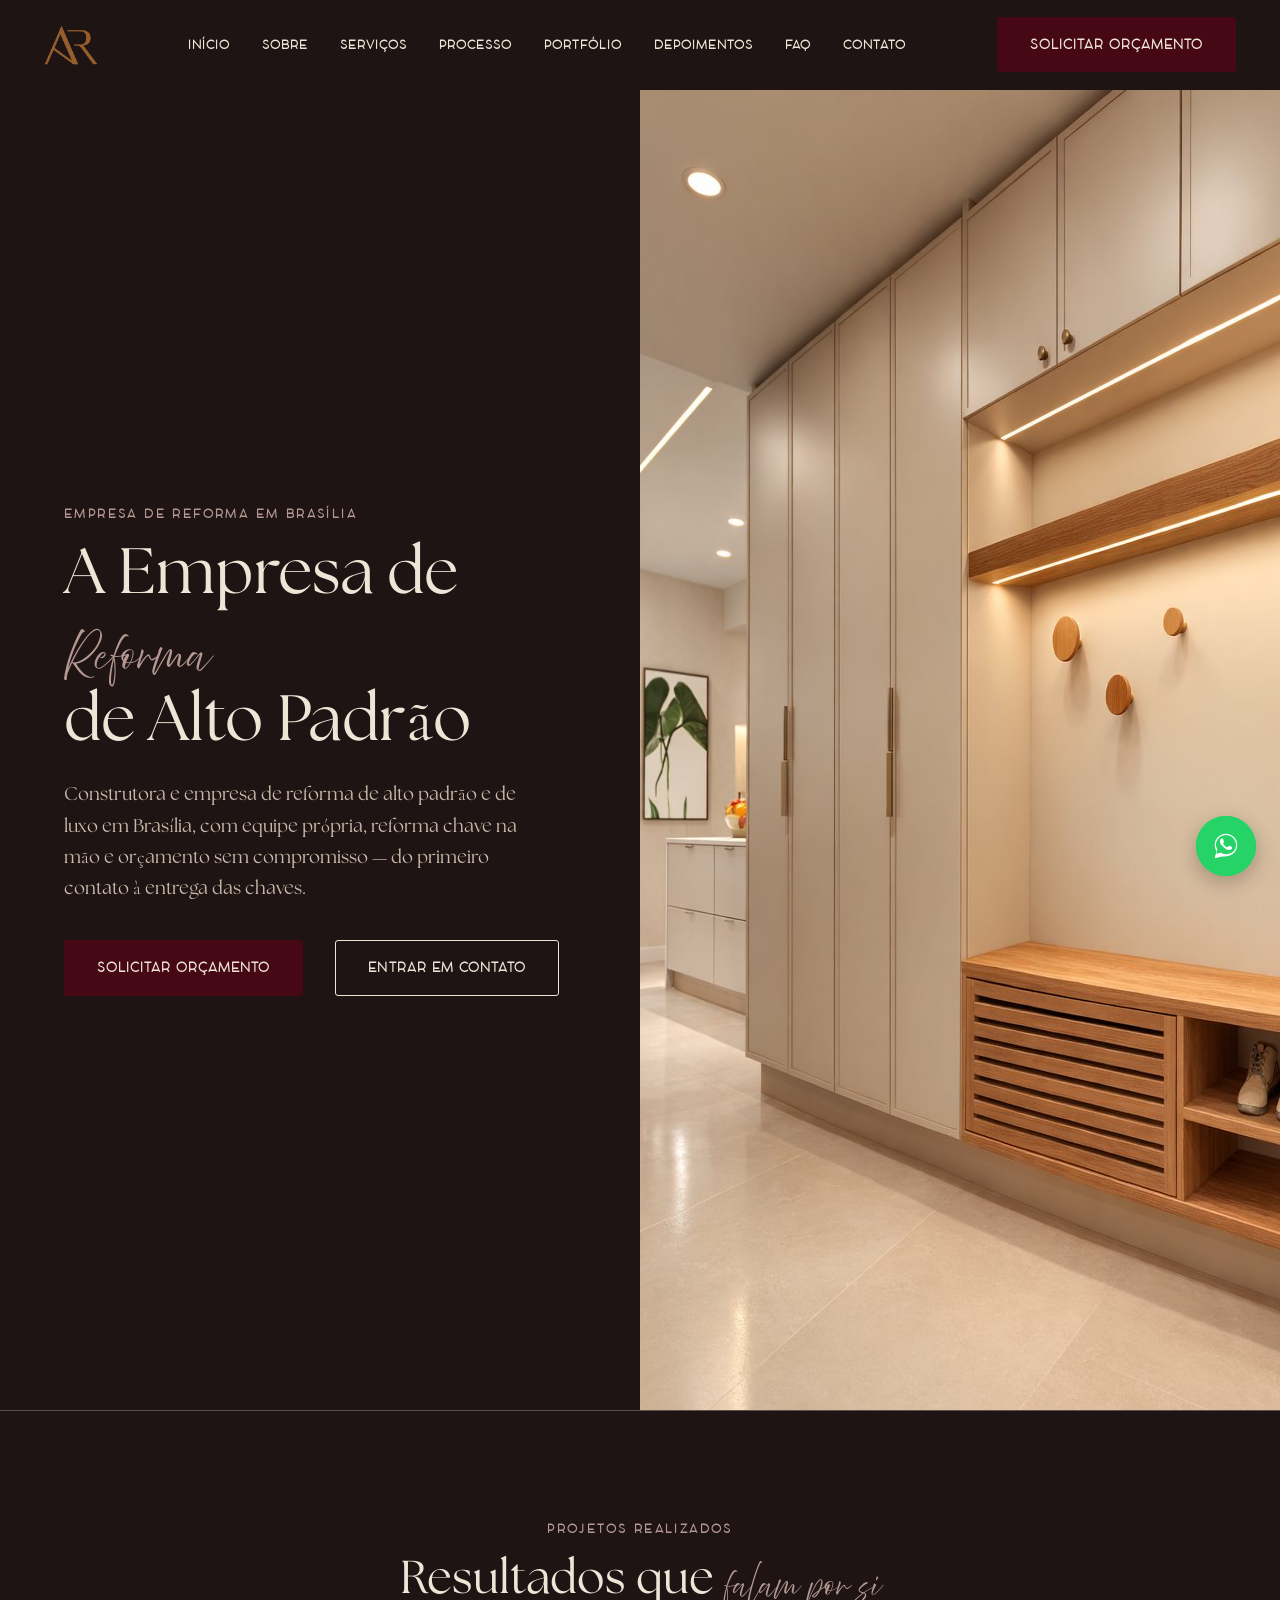
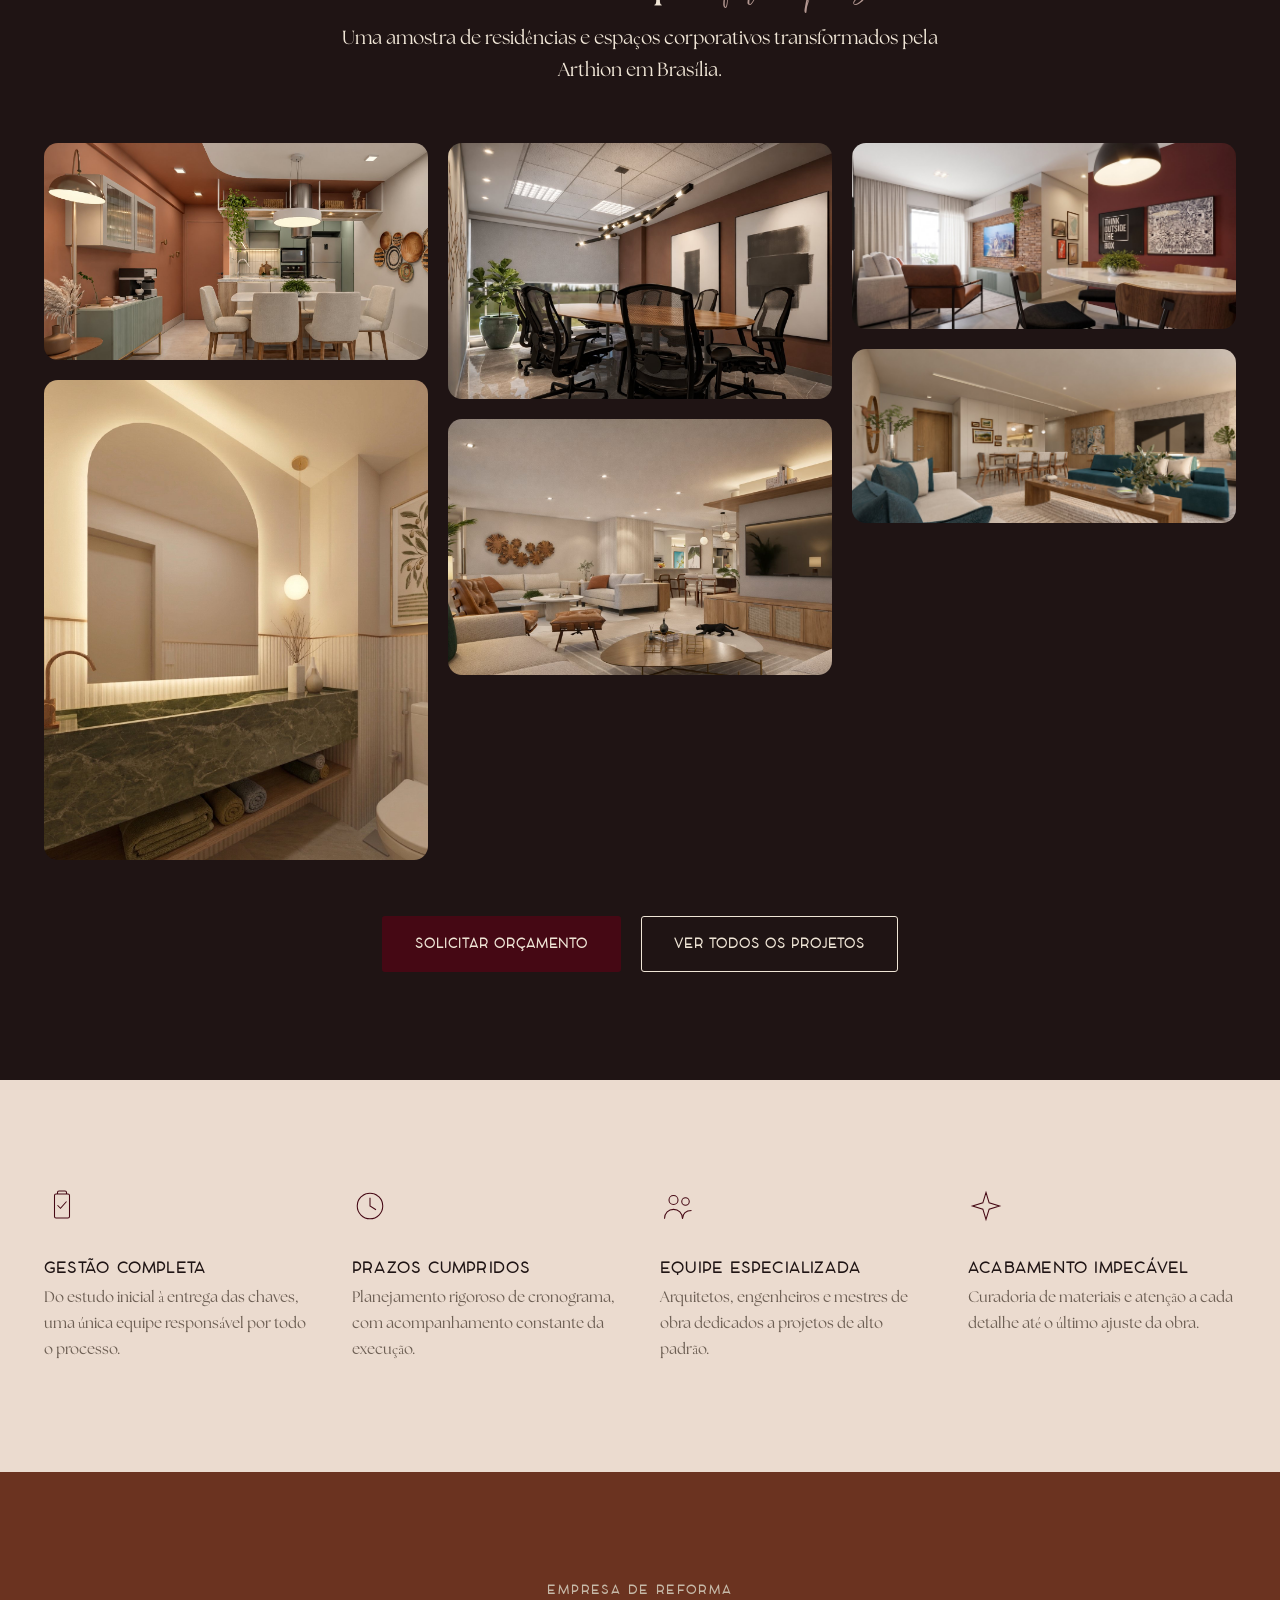
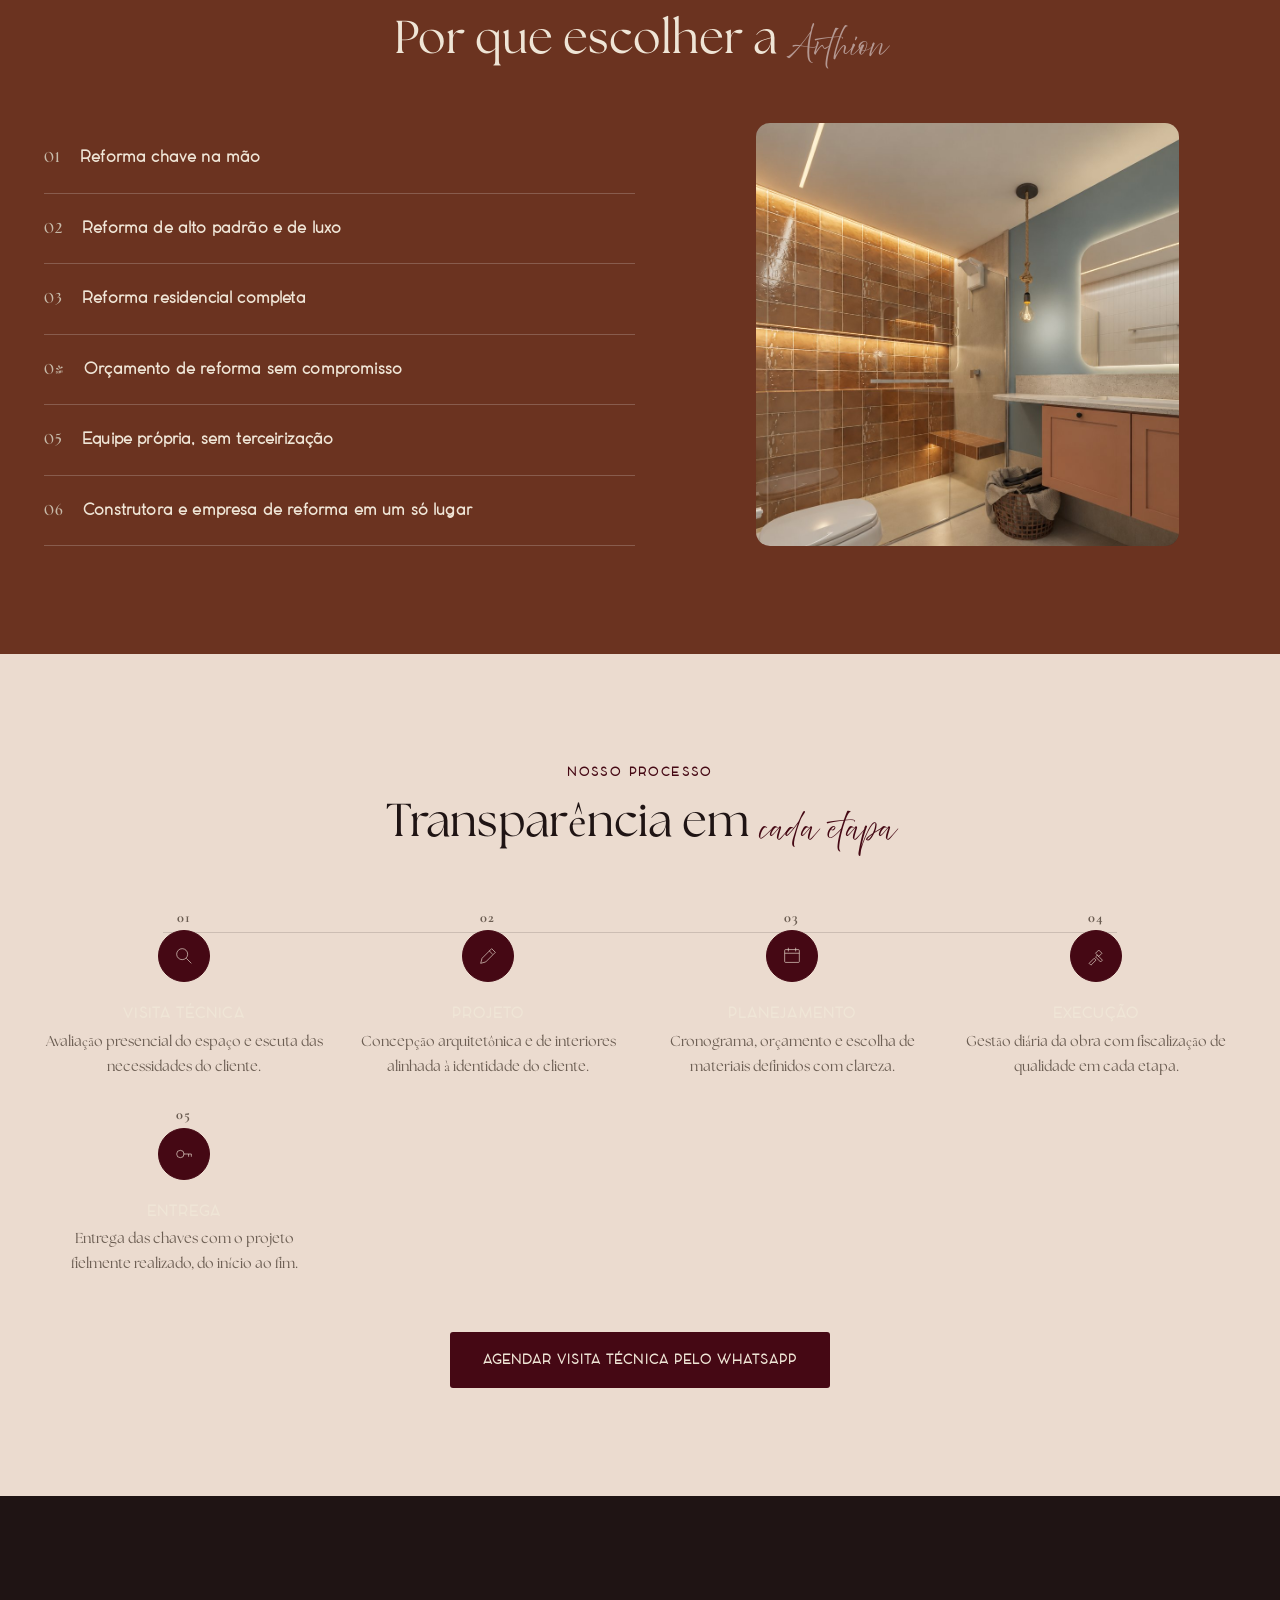
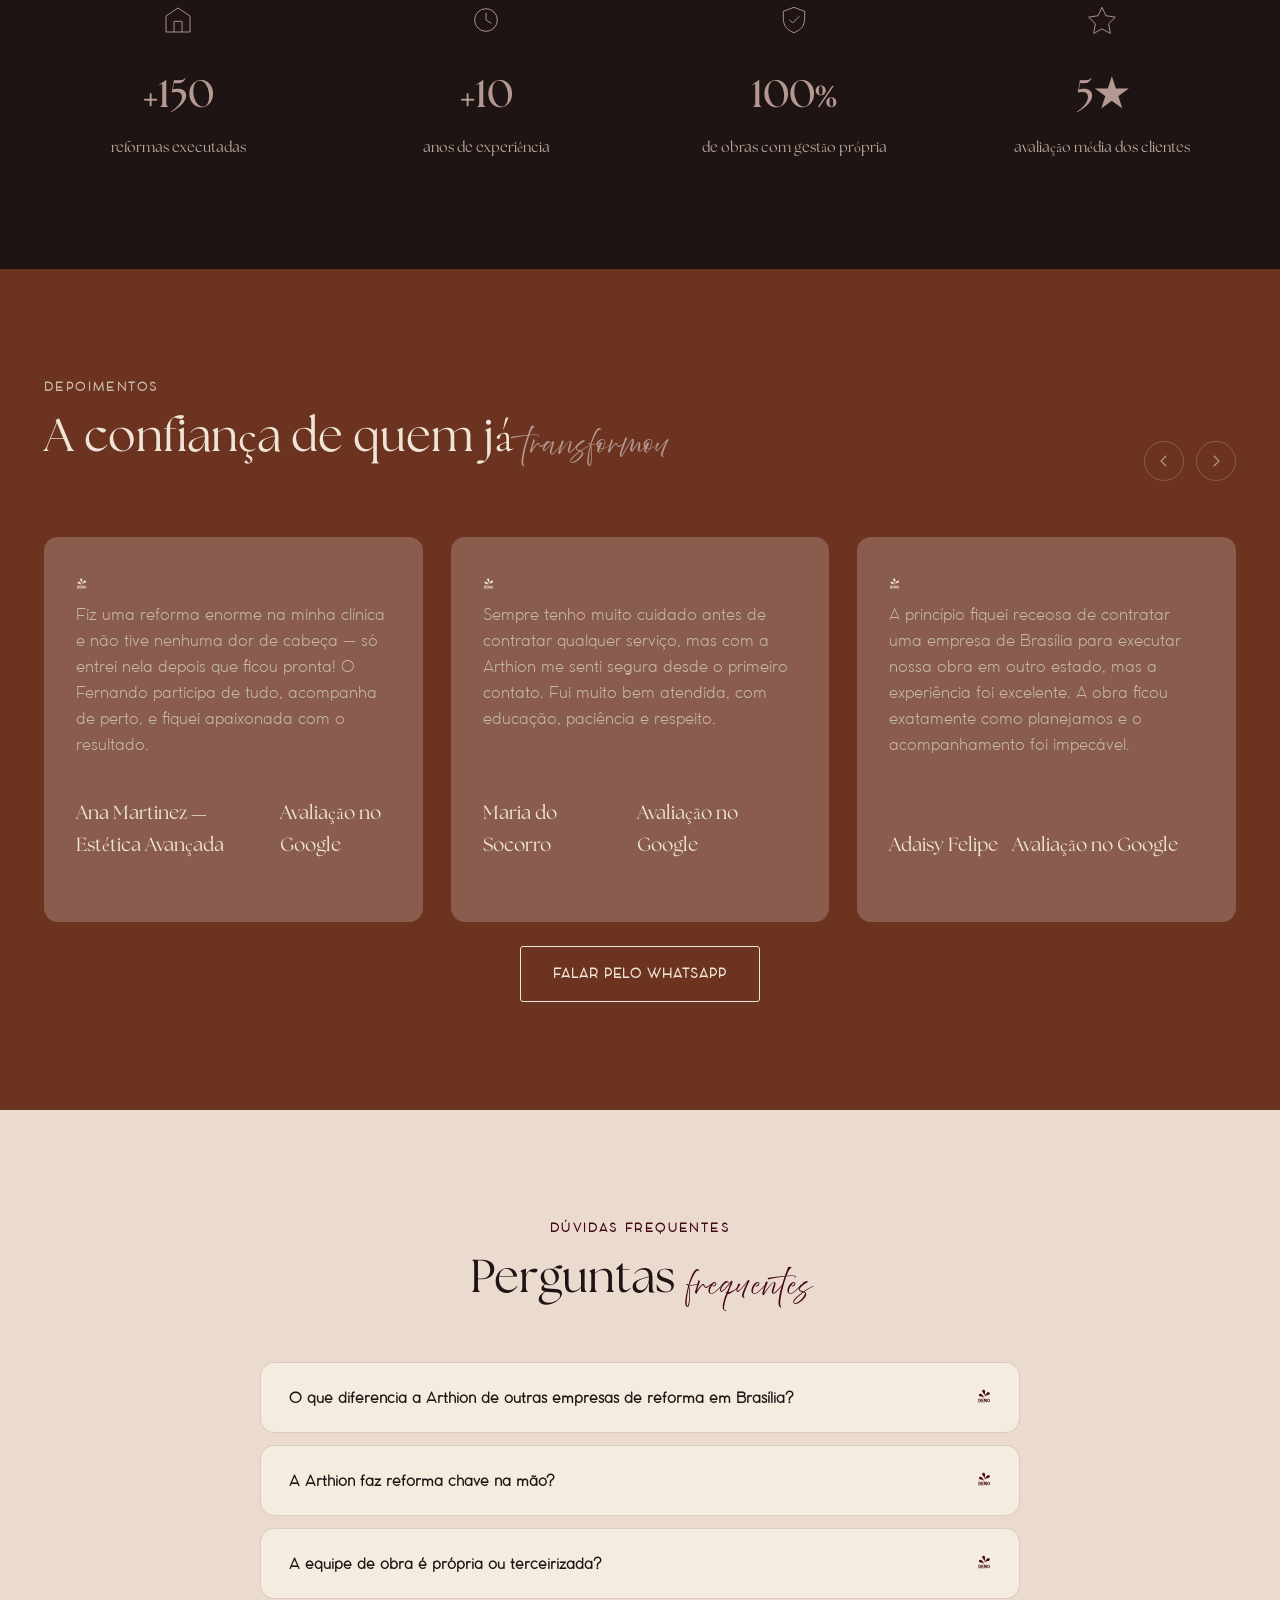
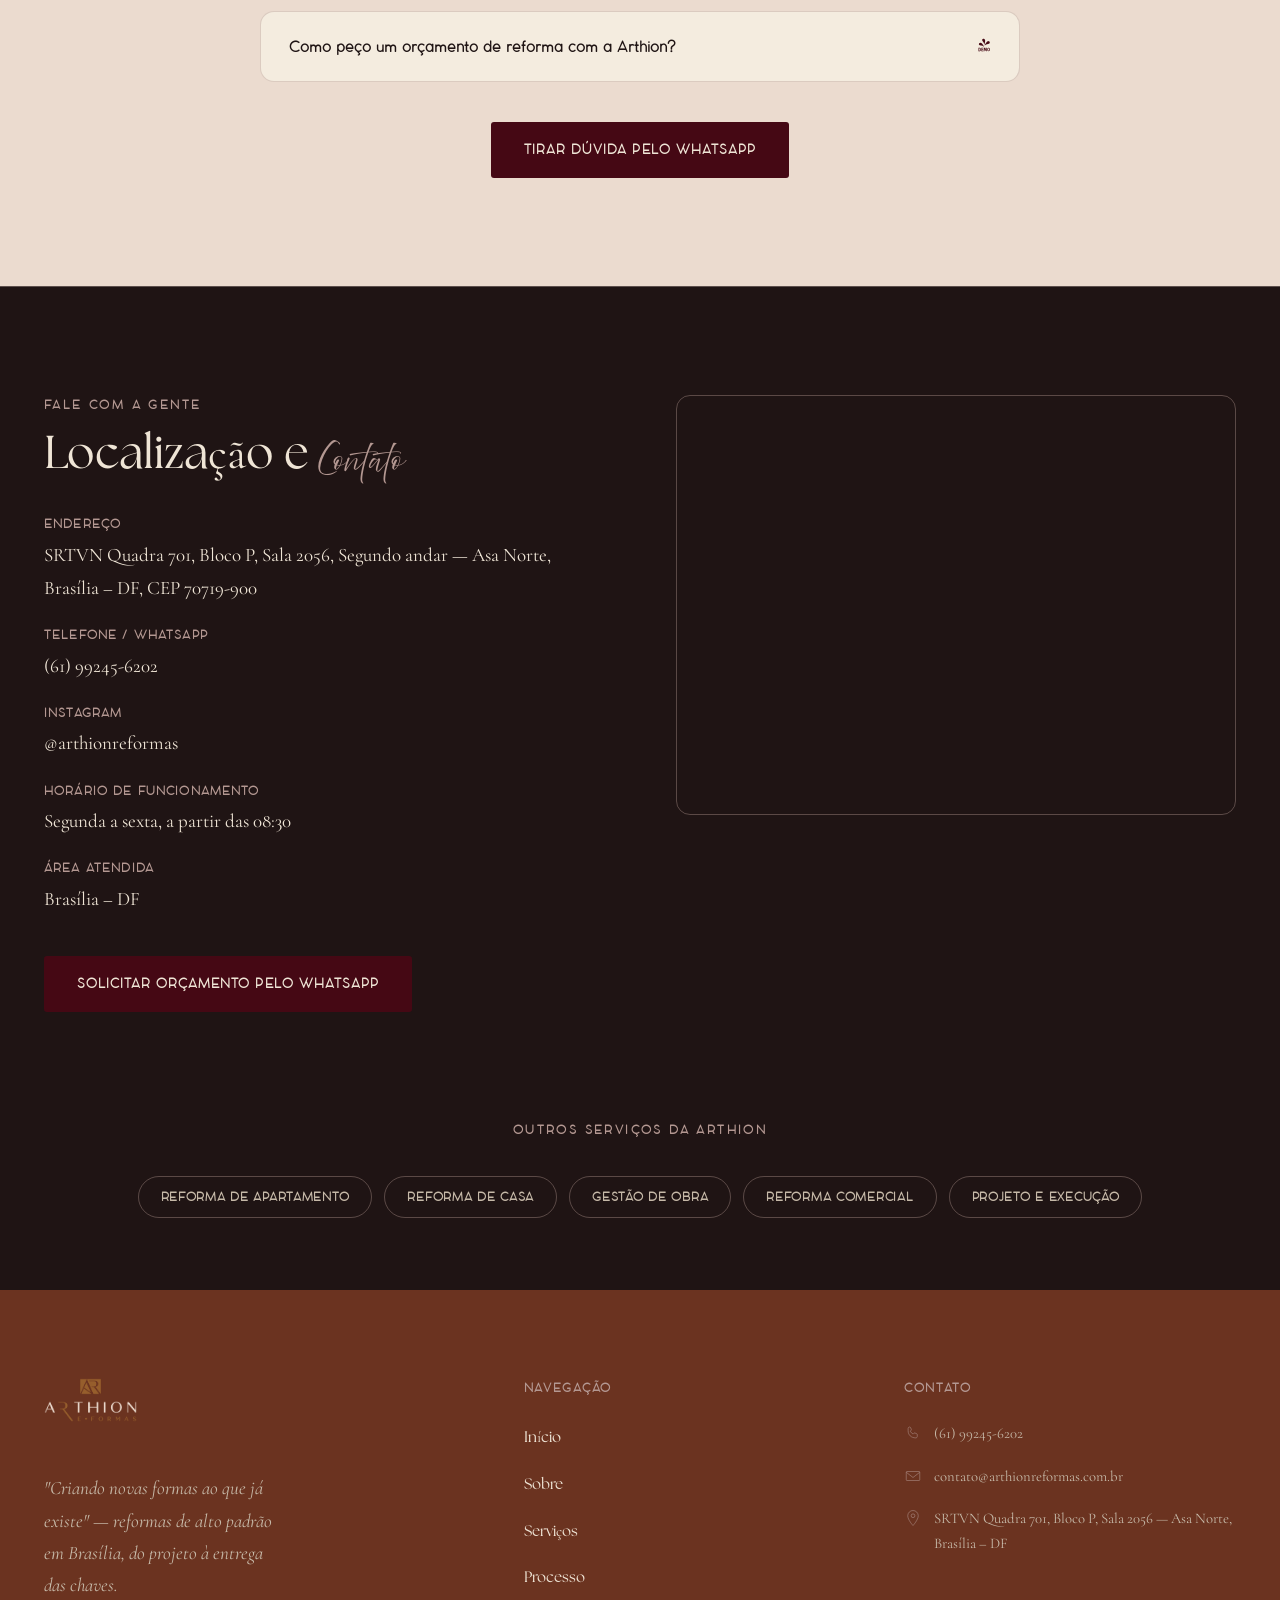
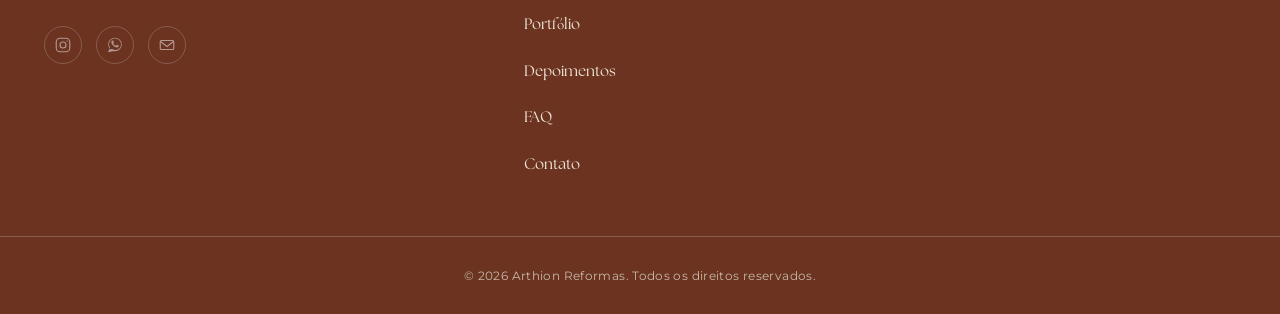
<file: empresa-de-reforma.html>
<!DOCTYPE html>
<html lang="pt-BR">
<head>
<!-- Google tag (gtag.js) -->
<script async src="https://www.googletagmanager.com/gtag/js?id=AW-18241751082"></script>
<script>
  window.dataLayer = window.dataLayer || [];
  function gtag(){dataLayer.push(arguments);}
  gtag('js', new Date());

  gtag('config', 'AW-18241751082');
</script>

<!-- Evento de conversão "Clique WhatsApp" — ver index.html para detalhes do
fix de rastreamento (transport_type: 'beacon', sem bloquear a navegação). -->
<script>
function gtag_report_conversion(url) {
  gtag('event', 'conversion', {
      'send_to': 'AW-18241751082/SMw0CIzwotwcEKqQrPpD',
      'value': 1.0,
      'currency': 'BRL',
      'transport_type': 'beacon'
  });
  return true; // nunca usar "return false" nem preventDefault aqui
}
</script>

<meta charset="UTF-8">
<meta name="viewport" content="width=device-width, initial-scale=1.0">
<title>Empresa de Reforma em Brasília | Arthion Reformas</title>
<meta name="description" content="Empresa de reforma de alto padrão em Brasília, com equipe própria e reforma chave na mão. Peça seu orçamento pelo WhatsApp.">

<!-- Open Graph -->
<meta property="og:type" content="website">
<meta property="og:title" content="Empresa de Reforma em Brasília | Arthion Reformas">
<meta property="og:description" content="Empresa de reforma de alto padrão em Brasília, com equipe própria e reforma chave na mão. Peça seu orçamento pelo WhatsApp.">
<meta property="og:image" content="https://www.arthionreformas.com.br/assets/img/og-image.jpg"> <!-- SUBSTITUIR: imagem 1200x630px real -->
<meta property="og:locale" content="pt_BR">
<meta property="og:url" content="https://www.arthionreformas.com.br/empresa-de-reforma.html">

<!-- Twitter Card -->
<meta name="twitter:card" content="summary_large_image">
<meta name="twitter:title" content="Empresa de Reforma em Brasília | Arthion Reformas">
<meta name="twitter:description" content="Empresa de reforma de alto padrão em Brasília, com equipe própria e reforma chave na mão. Peça seu orçamento pelo WhatsApp.">
<meta name="twitter:image" content="https://www.arthionreformas.com.br/assets/img/og-image.jpg"> <!-- SUBSTITUIR: mesma imagem do og:image -->

<link rel="canonical" href="https://www.arthionreformas.com.br/empresa-de-reforma.html">

<link rel="icon" href="assets/logo/favicon.png" type="image/png">

<link rel="preconnect" href="https://fonts.googleapis.com">
<link rel="preconnect" href="https://fonts.gstatic.com" crossorigin>
<link href="https://fonts.googleapis.com/css2?family=Alex+Brush&family=Cormorant+Garamond:ital,wght@0,400;0,500;0,600;1,400;1,500&family=Montserrat:wght@400;500;600;700&display=swap" rel="stylesheet">

<link rel="stylesheet" href="css/style.min.css">

<link rel="preload" as="image" href="assets/img/projetos/regina/05.jpg" fetchpriority="high">

<!-- Schema.org — FAQPage (mesmo conteúdo da seção #faq abaixo) -->
<script type="application/ld+json">
{
  "@context": "https://schema.org",
  "@type": "FAQPage",
  "mainEntity": [
    {
      "@type": "Question",
      "name": "O que diferencia a Arthion de outras empresas de reforma em Brasília?",
      "acceptedAnswer": {
        "@type": "Answer",
        "text": "A Arthion reúne projeto arquitetônico, planejamento e execução em uma única equipe própria, com gestão diária da obra do início à entrega das chaves — sem repasse de responsabilidade entre terceiros."
      }
    },
    {
      "@type": "Question",
      "name": "A Arthion faz reforma chave na mão?",
      "acceptedAnswer": {
        "@type": "Answer",
        "text": "Sim. A Arthion oferece desde a consultoria técnica de viabilidade até a execução completa da reforma, podendo cuidar de todo o processo — do projeto ao acabamento final."
      }
    },
    {
      "@type": "Question",
      "name": "A equipe de obra é própria ou terceirizada?",
      "acceptedAnswer": {
        "@type": "Answer",
        "text": "A Arthion trabalha com equipe própria de arquitetos, engenheiros e mestres de obra, o que garante mais controle de qualidade e cumprimento do cronograma."
      }
    },
    {
      "@type": "Question",
      "name": "Como peço um orçamento de reforma com a Arthion?",
      "acceptedAnswer": {
        "@type": "Answer",
        "text": "O orçamento é solicitado diretamente pelo WhatsApp da Arthion Reformas, com atendimento de segunda a sexta a partir das 08:30."
      }
    }
  ]
}
</script>
</head>
<body>

<a class="skip-link" href="#conteudo">Pular para o conteúdo</a>

<!-- HEADER -->
<header class="header" id="header">
  <div class="container header__inner">
    <a href="index.html#inicio" class="header__logo" aria-label="Arthion Reformas — página inicial">
      <img src="img/arthion-icone-crop.png" alt="Arthion Reformas" width="108" height="80">
    </a>

    <nav class="nav" id="nav" aria-label="Navegação principal">
      <ul class="nav__list">
        <li><a href="index.html#inicio" class="nav__link">Início</a></li>
        <li><a href="index.html#sobre" class="nav__link">Sobre</a></li>
        <li><a href="index.html#servicos" class="nav__link">Serviços</a></li>
        <li><a href="index.html#processo" class="nav__link">Processo</a></li>
        <li><a href="projetos.html" class="nav__link">Portfólio</a></li>
        <li><a href="index.html#depoimentos" class="nav__link">Depoimentos</a></li>
        <li><a href="index.html#faq" class="nav__link">FAQ</a></li>
        <li><a href="index.html#contato" class="nav__link">Contato</a></li>
      </ul>
    </nav>

    <a
      class="btn btn--primary header__cta"
      href="https://wa.me/5561992456202?text=Ol%C3%A1!%20Vim%20pela%20p%C3%A1gina%20da%20Arthion%20Reformas%20e%20gostaria%20de%20solicitar%20um%20or%C3%A7amento%20de%20reforma."
      target="_blank"
      rel="noopener"
      aria-label="Solicitar orçamento pelo WhatsApp"
      onclick="gtag_report_conversion('https://wa.me/5561992456202?text=Ol%C3%A1!%20Vim%20pela%20p%C3%A1gina%20da%20Arthion%20Reformas%20e%20gostaria%20de%20solicitar%20um%20or%C3%A7amento%20de%20reforma.');"
    >Solicitar orçamento</a>

    <button class="hamburger" id="hamburger" aria-label="Abrir menu" aria-expanded="false" aria-controls="nav">
      <span></span><span></span><span></span>
    </button>
  </div>
</header>

<main id="conteudo">

  <!-- HERO -->
  <section class="hero" id="inicio">
    <div class="hero__col reveal">
      <p class="eyebrow">Empresa de reforma em Brasília</p>
      <h1 class="hero__title">A Empresa de<br><em>Reforma</em><br>de Alto Padrão</h1>
      <p class="hero__subtitle">Construtora e empresa de reforma de alto padrão e de luxo em Brasília, com equipe própria, reforma chave na mão e orçamento sem compromisso — do primeiro contato à entrega das chaves.</p>
      <div class="hero__actions">
        <a
          class="btn btn--primary"
          href="https://wa.me/5561992456202?text=Ol%C3%A1!%20Vim%20pela%20p%C3%A1gina%20da%20Arthion%20Reformas%20e%20gostaria%20de%20solicitar%20um%20or%C3%A7amento%20de%20reforma."
          target="_blank"
          rel="noopener"
          onclick="gtag_report_conversion('https://wa.me/5561992456202?text=Ol%C3%A1!%20Vim%20pela%20p%C3%A1gina%20da%20Arthion%20Reformas%20e%20gostaria%20de%20solicitar%20um%20or%C3%A7amento%20de%20reforma.');"
        >Solicitar orçamento</a>
        <a class="btn btn--outline" href="#contato">Entrar em Contato</a>
      </div>
    </div>

    <div class="hero__media reveal">
      <img src="assets/img/projetos/regina/05.jpg" alt="Hall de entrada com marcenaria planejada em reforma de alto padrão" width="880" height="1320" loading="eager" fetchpriority="high">
    </div>
  </section>

  <!-- GALERIA DE PROJETOS RELACIONADOS (logo após o Hero) -->
  <section class="section section--divider" id="galeria">
    <div class="container">
      <div class="section__head reveal">
        <p class="eyebrow eyebrow--light">Projetos realizados</p>
        <h2 class="section__title section__title--light">Resultados que <em>falam por si</em></h2>
        <p>Uma amostra de residências e espaços corporativos transformados pela Arthion em Brasília.</p>
      </div>

      <div class="project-gallery">
        <a class="reveal" href="assets/img/projetos/joana/01.jpg" target="_blank" rel="noopener">
          <img src="assets/img/projetos/joana/01.jpg" alt="Cozinha e jantar integrados em apartamento reformado" width="1437" height="809" loading="lazy">
        </a>

        <a class="reveal" href="assets/img/projetos/raquel-e-gustavo/01.jpg" target="_blank" rel="noopener">
          <img src="assets/img/projetos/raquel-e-gustavo/01.jpg" alt="Banheiro com bancada em mármore verde em residência reformada" width="1279" height="1600" loading="lazy">
        </a>

        <a class="reveal" href="assets/img/projetos/escritorio-cj/01.jpg" target="_blank" rel="noopener">
          <img src="assets/img/projetos/escritorio-cj/01.jpg" alt="Sala de reuniões corporativa reformada pela Arthion" width="1320" height="880" loading="lazy">
        </a>

        <a class="reveal" href="assets/img/projetos/regina/01.jpg" target="_blank" rel="noopener">
          <img src="assets/img/projetos/regina/01.jpg" alt="Sala de estar ampla em apartamento de alto padrão" width="1320" height="880" loading="lazy">
        </a>

        <a class="reveal" href="assets/img/projetos/eilinia/01.jpg" target="_blank" rel="noopener">
          <img src="assets/img/projetos/eilinia/01.jpg" alt="Sala de estar e jantar integrados em apartamento reformado" width="1600" height="774" loading="lazy">
        </a>

        <a class="reveal" href="assets/img/projetos/luciana/01.jpg" target="_blank" rel="noopener">
          <img src="assets/img/projetos/luciana/01.jpg" alt="Sala de estar com sofá verde em apartamento reformado" width="1600" height="723" loading="lazy">
        </a>
      </div>

      <div class="portfolio__cta reveal">
        <a
          class="btn btn--primary"
          href="https://wa.me/5561992456202?text=Ol%C3%A1!%20Vim%20pela%20p%C3%A1gina%20da%20Arthion%20Reformas%20e%20gostaria%20de%20solicitar%20um%20or%C3%A7amento%20de%20reforma."
          target="_blank"
          rel="noopener"
          onclick="gtag_report_conversion('https://wa.me/5561992456202?text=Ol%C3%A1!%20Vim%20pela%20p%C3%A1gina%20da%20Arthion%20Reformas%20e%20gostaria%20de%20solicitar%20um%20or%C3%A7amento%20de%20reforma.');"
        >Solicitar orçamento</a>
        <a class="btn btn--outline" href="projetos.html">Ver todos os projetos</a>
      </div>
    </div>
  </section>

  <!-- BARRA DE DIFERENCIAIS -->
  <section class="section section--dark section--claro">
    <div class="container">
      <div class="differentials">
        <div class="differential reveal">
          <svg class="icon" width="36" height="36" viewBox="0 0 48 48" fill="none" stroke="currentColor" stroke-width="1.3" aria-hidden="true">
            <rect x="14" y="8" width="20" height="32" rx="2"/>
            <path d="M18 8V6a2 2 0 0 1 2-2h8a2 2 0 0 1 2 2v2"/>
            <path d="M18 23l4 4 8-9"/>
          </svg>
          <h3>Gestão completa</h3>
          <p>Do estudo inicial à entrega das chaves, uma única equipe responsável por todo o processo.</p>
        </div>

        <div class="differential reveal">
          <svg class="icon" width="36" height="36" viewBox="0 0 48 48" fill="none" stroke="currentColor" stroke-width="1.3" aria-hidden="true">
            <circle cx="24" cy="24" r="17"/>
            <path d="M24 13v11l8 5"/>
          </svg>
          <h3>Prazos cumpridos</h3>
          <p>Planejamento rigoroso de cronograma, com acompanhamento constante da execução.</p>
        </div>

        <div class="differential reveal">
          <svg class="icon" width="36" height="36" viewBox="0 0 48 48" fill="none" stroke="currentColor" stroke-width="1.3" aria-hidden="true">
            <circle cx="18" cy="16" r="6"/>
            <path d="M6 41c0-7.5 5.4-12.5 12-12.5S30 33.5 30 41"/>
            <circle cx="34" cy="18" r="5"/>
            <path d="M30 41c.4-6.3 4-11 12-11"/>
          </svg>
          <h3>Equipe especializada</h3>
          <p>Arquitetos, engenheiros e mestres de obra dedicados a projetos de alto padrão.</p>
        </div>

        <div class="differential reveal">
          <svg class="icon" width="36" height="36" viewBox="0 0 48 48" fill="none" stroke="currentColor" stroke-width="1.3" aria-hidden="true">
            <path d="M24 6l4.2 13.8L42 24l-13.8 4.2L24 42l-4.2-13.8L6 24l13.8-4.2z"/>
          </svg>
          <h3>Acabamento impecável</h3>
          <p>Curadoria de materiais e atenção a cada detalhe até o último ajuste da obra.</p>
        </div>
      </div>
    </div>
  </section>

  <!-- SERVIÇOS ESPECÍFICOS -->
  <section class="section section--dark" id="servicos">
    <div class="container">
      <div class="section__head reveal">
        <p class="eyebrow eyebrow--light">Empresa de reforma</p>
        <h2 class="section__title section__title--light">Por que escolher a <em>Arthion</em></h2>
      </div>

      <div class="services-grid">
        <div class="services">
          <div class="service reveal">
            <p class="service__number">01</p>
            <h3>Reforma chave na mão</h3>
          </div>
          <div class="service reveal">
            <p class="service__number">02</p>
            <h3>Reforma de alto padrão e de luxo</h3>
          </div>
          <div class="service reveal">
            <p class="service__number">03</p>
            <h3>Reforma residencial completa</h3>
          </div>
          <div class="service reveal">
            <p class="service__number">04</p>
            <h3>Orçamento de reforma sem compromisso</h3>
          </div>
          <div class="service reveal">
            <p class="service__number">05</p>
            <h3>Equipe própria, sem terceirização</h3>
          </div>
          <div class="service reveal">
            <p class="service__number">06</p>
            <h3>Construtora e empresa de reforma em um só lugar</h3>
          </div>
        </div>

        <div class="services__media img-placeholder reveal">
          <img src="assets/img/projetos/fabio-e-bernardo/01.jpg" alt="Banheiro colorido com marcenaria planejada, reforma assinada pela Arthion" width="964" height="1205" loading="lazy">
        </div>
      </div>
    </div>
  </section>

  <!-- PROCESSO -->
  <section class="section section--claro" id="processo">
    <div class="container">
      <div class="section__head reveal">
        <p class="eyebrow">Nosso processo</p>
        <h2 class="section__title">Transparência em <em>cada etapa</em></h2>
      </div>

      <div class="process">
        <div class="process-step reveal">
          <p class="process-step__number">01</p>
          <div class="process-step__circle">
            <svg class="icon" viewBox="0 0 48 48" fill="none" stroke="currentColor" stroke-width="1.4" aria-hidden="true">
              <circle cx="20" cy="20" r="12"/>
              <path d="M29 29l11 11"/>
            </svg>
          </div>
          <h3>Visita técnica</h3>
          <p>Avaliação presencial do espaço e escuta das necessidades do cliente.</p>
        </div>

        <div class="process-step reveal">
          <p class="process-step__number">02</p>
          <div class="process-step__circle">
            <svg class="icon" viewBox="0 0 48 48" fill="none" stroke="currentColor" stroke-width="1.4" aria-hidden="true">
              <path d="M8 40l3-11 21-21 8 8-21 21-11 3z"/>
              <path d="M26 12l8 8"/>
            </svg>
          </div>
          <h3>Projeto</h3>
          <p>Concepção arquitetônica e de interiores alinhada à identidade do cliente.</p>
        </div>

        <div class="process-step reveal">
          <p class="process-step__number">03</p>
          <div class="process-step__circle">
            <svg class="icon" viewBox="0 0 48 48" fill="none" stroke="currentColor" stroke-width="1.4" aria-hidden="true">
              <rect x="8" y="10" width="32" height="28" rx="2"/>
              <path d="M8 18h32"/>
              <path d="M16 6v8M32 6v8"/>
            </svg>
          </div>
          <h3>Planejamento</h3>
          <p>Cronograma, orçamento e escolha de materiais definidos com clareza.</p>
        </div>

        <div class="process-step reveal">
          <p class="process-step__number">04</p>
          <div class="process-step__circle">
            <svg class="icon" viewBox="0 0 48 48" fill="none" stroke="currentColor" stroke-width="1.4" aria-hidden="true">
              <path d="M27 22l11 11-4 4-11-11z"/>
              <path d="M9 40l11-11 4 4-11 11z"/>
              <path d="M23 18l7-7 7 7-7 7z"/>
            </svg>
          </div>
          <h3>Execução</h3>
          <p>Gestão diária da obra com fiscalização de qualidade em cada etapa.</p>
        </div>

        <div class="process-step reveal">
          <p class="process-step__number">05</p>
          <div class="process-step__circle">
            <svg class="icon" viewBox="0 0 48 48" fill="none" stroke="currentColor" stroke-width="1.4" aria-hidden="true">
              <circle cx="16" cy="24" r="8"/>
              <path d="M23 24h17"/>
              <path d="M34 24v6M40 24v6"/>
            </svg>
          </div>
          <h3>Entrega</h3>
          <p>Entrega das chaves com o projeto fielmente realizado, do início ao fim.</p>
        </div>
      </div>

      <div class="process__cta reveal">
        <a
          class="btn btn--primary"
          href="https://wa.me/5561992456202?text=Ol%C3%A1!%20Vim%20pela%20p%C3%A1gina%20da%20Arthion%20Reformas%20e%20gostaria%20de%20solicitar%20um%20or%C3%A7amento%20de%20reforma."
          target="_blank"
          rel="noopener"
          onclick="gtag_report_conversion('https://wa.me/5561992456202?text=Ol%C3%A1!%20Vim%20pela%20p%C3%A1gina%20da%20Arthion%20Reformas%20e%20gostaria%20de%20solicitar%20um%20or%C3%A7amento%20de%20reforma.');"
        >Agendar visita técnica pelo WhatsApp</a>
      </div>
    </div>
  </section>

  <!-- ESTATÍSTICAS -->
  <section class="section">
    <div class="container stats">
      <div class="stat reveal">
        <svg class="icon" width="32" height="32" viewBox="0 0 48 48" fill="none" stroke="currentColor" stroke-width="1.3" aria-hidden="true">
          <path d="M6 42V18L24 6l18 12v24H6Z"/>
          <path d="M18 42V26h12v16"/>
        </svg>
        <span class="stat__number"><span class="num-symbol">+</span>150</span>
        <p>reformas executadas</p>
      </div>

      <div class="stat reveal">
        <svg class="icon" width="32" height="32" viewBox="0 0 48 48" fill="none" stroke="currentColor" stroke-width="1.3" aria-hidden="true">
          <circle cx="24" cy="24" r="17"/>
          <path d="M24 13v11l8 5"/>
        </svg>
        <span class="stat__number"><span class="num-symbol">+</span>10</span>
        <p>anos de experiência</p>
      </div>

      <div class="stat reveal">
        <svg class="icon" width="32" height="32" viewBox="0 0 48 48" fill="none" stroke="currentColor" stroke-width="1.3" aria-hidden="true">
          <path d="M24 5l16 6v11c0 11.5-7 17.7-16 21C15 39.7 8 33.5 8 22V11z"/>
          <path d="M17 23.5l5 5 10-10"/>
        </svg>
        <span class="stat__number">100<span class="num-symbol">%</span></span>
        <p>de obras com gestão própria</p>
      </div>

      <div class="stat reveal">
        <svg class="icon" width="32" height="32" viewBox="0 0 48 48" fill="none" stroke="currentColor" stroke-width="1.3" aria-hidden="true">
          <path d="M24 5l5.9 12.6L44 19.7l-10 9.9 2.4 14.4L24 37.3 11.6 44l2.4-14.4-10-9.9 14.1-2.1L24 5z"/>
        </svg>
        <span class="stat__number">5★</span>
        <p>avaliação média dos clientes</p>
      </div>
    </div>
  </section>

  <!-- DEPOIMENTOS -->
  <section class="section section--dark" id="depoimentos">
    <div class="container">
      <div class="section__head section__head--split reveal">
        <div>
          <p class="eyebrow eyebrow--light">Depoimentos</p>
          <h2 class="section__title section__title--light">A confiança de quem já <em>transformou</em></h2>
        </div>
        <div class="testimonials-nav">
          <button class="testimonials-nav__btn" id="testimonialPrev" aria-label="Depoimento anterior">
            <svg width="18" height="18" viewBox="0 0 24 24" fill="none" stroke="currentColor" stroke-width="1.6"><path d="M15 5l-7 7 7 7"/></svg>
          </button>
          <button class="testimonials-nav__btn" id="testimonialNext" aria-label="Próximo depoimento">
            <svg width="18" height="18" viewBox="0 0 24 24" fill="none" stroke="currentColor" stroke-width="1.6"><path d="M9 5l7 7-7 7"/></svg>
          </button>
        </div>
      </div>

      <div class="testimonials" id="testimonialsTrack">
        <blockquote class="testimonial reveal">
          <span class="testimonial__mark" aria-hidden="true">"</span>
          <p class="testimonial__quote">Fiz uma reforma enorme na minha clínica e não tive nenhuma dor de cabeça — só entrei nela depois que ficou pronta! O Fernando participa de tudo, acompanha de perto, e fiquei apaixonada com o resultado.</p>
          <footer class="testimonial__author">Ana Martinez — Estética Avançada<span>Avaliação no Google</span></footer>
        </blockquote>

        <blockquote class="testimonial reveal">
          <span class="testimonial__mark" aria-hidden="true">"</span>
          <p class="testimonial__quote">Sempre tenho muito cuidado antes de contratar qualquer serviço, mas com a Arthion me senti segura desde o primeiro contato. Fui muito bem atendida, com educação, paciência e respeito.</p>
          <footer class="testimonial__author">Maria do Socorro<span>Avaliação no Google</span></footer>
        </blockquote>

        <blockquote class="testimonial reveal">
          <span class="testimonial__mark" aria-hidden="true">"</span>
          <p class="testimonial__quote">A princípio fiquei receosa de contratar uma empresa de Brasília para executar nossa obra em outro estado, mas a experiência foi excelente. A obra ficou exatamente como planejamos e o acompanhamento foi impecável.</p>
          <footer class="testimonial__author">Adaisy Felipe<span>Avaliação no Google</span></footer>
        </blockquote>
      </div>

      <div class="testimonials__cta reveal">
        <a
          class="btn btn--outline"
          href="https://wa.me/5561992456202?text=Ol%C3%A1!%20Vim%20pela%20p%C3%A1gina%20da%20Arthion%20Reformas%20e%20gostaria%20de%20solicitar%20um%20or%C3%A7amento%20de%20reforma."
          target="_blank"
          rel="noopener"
          onclick="gtag_report_conversion('https://wa.me/5561992456202?text=Ol%C3%A1!%20Vim%20pela%20p%C3%A1gina%20da%20Arthion%20Reformas%20e%20gostaria%20de%20solicitar%20um%20or%C3%A7amento%20de%20reforma.');"
        >Falar pelo WhatsApp</a>
      </div>
    </div>
  </section>

  <!-- PERGUNTAS FREQUENTES -->
  <section class="section section--claro" id="faq">
    <div class="container">
      <div class="section__head reveal">
        <p class="eyebrow">Dúvidas frequentes</p>
        <h2 class="section__title">Perguntas <em>frequentes</em></h2>
      </div>

      <div class="faq-list">
        <details class="faq-item reveal">
          <summary class="faq-item__question">O que diferencia a Arthion de outras empresas de reforma em Brasília?</summary>
          <p class="faq-item__answer">A Arthion reúne projeto arquitetônico, planejamento e execução em uma única equipe própria, com gestão diária da obra do início à entrega das chaves — sem repasse de responsabilidade entre terceiros.</p>
        </details>

        <details class="faq-item reveal">
          <summary class="faq-item__question">A Arthion faz reforma chave na mão?</summary>
          <p class="faq-item__answer">Sim. A Arthion oferece desde a consultoria técnica de viabilidade até a execução completa da reforma, podendo cuidar de todo o processo — do projeto ao acabamento final.</p>
        </details>

        <details class="faq-item reveal">
          <summary class="faq-item__question">A equipe de obra é própria ou terceirizada?</summary>
          <p class="faq-item__answer">A Arthion trabalha com equipe própria de arquitetos, engenheiros e mestres de obra, o que garante mais controle de qualidade e cumprimento do cronograma.</p>
        </details>

        <details class="faq-item reveal">
          <summary class="faq-item__question">Como peço um orçamento de reforma com a Arthion?</summary>
          <p class="faq-item__answer">O orçamento é solicitado diretamente pelo WhatsApp da Arthion Reformas, com atendimento de segunda a sexta a partir das 08:30.</p>
        </details>
      </div>

      <div class="faq__cta reveal">
        <a
          class="btn btn--primary"
          href="https://wa.me/5561992456202?text=Ol%C3%A1!%20Vim%20pela%20p%C3%A1gina%20da%20Arthion%20Reformas%20e%20gostaria%20de%20solicitar%20um%20or%C3%A7amento%20de%20reforma."
          target="_blank"
          rel="noopener"
          onclick="gtag_report_conversion('https://wa.me/5561992456202?text=Ol%C3%A1!%20Vim%20pela%20p%C3%A1gina%20da%20Arthion%20Reformas%20e%20gostaria%20de%20solicitar%20um%20or%C3%A7amento%20de%20reforma.');"
        >Tirar dúvida pelo WhatsApp</a>
      </div>
    </div>
  </section>

  <!-- LOCALIZAÇÃO E CONTATO -->
  <section class="section section--divider" id="contato">
    <div class="container contact">
      <div class="contact__info reveal">
        <p class="eyebrow">Fale com a gente</p>
        <h2 class="section__title">Localização e <em>Contato</em></h2>

        <ul class="contact__list">
          <li>
            <strong>Endereço</strong>
            <span>SRTVN Quadra 701, Bloco P, Sala 2056, Segundo andar — Asa Norte, Brasília – DF, CEP 70719-900</span>
          </li>
          <li>
            <strong>Telefone / WhatsApp</strong>
            <span>(61) 99245-6202</span>
          </li>
          <li>
            <strong>Instagram</strong>
            <span><a href="https://www.instagram.com/arthionreformas/" target="_blank" rel="noopener">@arthionreformas</a></span>
          </li>
          <li>
            <strong>Horário de funcionamento</strong>
            <span>Segunda a sexta, a partir das 08:30</span>
          </li>
          <li>
            <strong>Área atendida</strong>
            <span>Brasília – DF</span>
          </li>
        </ul>

        <a
          class="btn btn--primary"
          href="https://wa.me/5561992456202?text=Ol%C3%A1!%20Vim%20pela%20p%C3%A1gina%20da%20Arthion%20Reformas%20e%20gostaria%20de%20solicitar%20um%20or%C3%A7amento%20de%20reforma."
          target="_blank"
          rel="noopener"
          onclick="gtag_report_conversion('https://wa.me/5561992456202?text=Ol%C3%A1!%20Vim%20pela%20p%C3%A1gina%20da%20Arthion%20Reformas%20e%20gostaria%20de%20solicitar%20um%20or%C3%A7amento%20de%20reforma.');"
        >Solicitar orçamento pelo WhatsApp</a>
      </div>

      <div class="contact__map reveal">
        <iframe
          src="https://www.google.com/maps/embed?pb=!1m18!1m12!1m3!1d3839.3780739050676!2d-47.89091022487014!3d-15.78400638485485!2m3!1f0!2f0!3f0!3m2!1i1024!2i768!4f13.1!3m3!1m2!1s0x935a3b6623cad993%3A0xe0c4657cb2bde5a3!2sArthion%20Arquitetura!5e0!3m2!1spt-BR!2sbr!4v1784671436152!5m2!1spt-BR!2sbr"
          width="100%"
          height="100%"
          style="border:0;"
          allowfullscreen=""
          loading="lazy"
          referrerpolicy="strict-origin-when-cross-origin"
          title="Mapa de localização da Arthion Reformas"
        ></iframe>
      </div>
    </div>
  </section>

  <!-- OUTROS SERVIÇOS (links internos entre landing pages) -->
  <section class="section" style="padding-top: 0; padding-bottom: 72px;">
    <div class="container" style="text-align: center;">
      <p class="eyebrow reveal">Outros serviços da Arthion</p>
      <nav class="project-jumplinks reveal" aria-label="Outros serviços da Arthion">
        <a href="reforma-de-apartamento.html">Reforma de Apartamento</a>
        <a href="reforma-de-casa.html">Reforma de Casa</a>
        <a href="gestao-de-obra.html">Gestão de Obra</a>
        <a href="reforma-comercial.html">Reforma Comercial</a>
        <a href="projeto-e-execucao.html">Projeto e Execução</a>
      </nav>
    </div>
  </section>

</main>

<!-- FOOTER -->
<footer class="footer">
  <div class="container footer__grid">

    <div class="footer__col">
      <a href="index.html#inicio" class="footer__logo" aria-label="Arthion Reformas — página inicial">
        <img src="img/arthion-logo-completo-claro-crop.png" alt="Arthion Reformas" width="168" height="80">
      </a>
      <p class="footer__desc">"Criando novas formas ao que já existe" — reformas de alto padrão em Brasília, do projeto à entrega das chaves.</p>

      <div class="footer__social">
        <a href="https://www.instagram.com/arthionreformas/" target="_blank" rel="noopener" aria-label="Instagram da Arthion Reformas">
          <svg viewBox="0 0 24 24" fill="none" stroke="currentColor" stroke-width="1.5" width="18" height="18" aria-hidden="true">
            <rect x="3" y="3" width="18" height="18" rx="5"/>
            <circle cx="12" cy="12" r="4"/>
            <circle cx="17.5" cy="6.5" r="0.8" fill="currentColor" stroke="none"/>
          </svg>
        </a>
        <a
          href="https://wa.me/5561992456202?text=Ol%C3%A1!%20Vim%20pelo%20site%20da%20Arthion%20Reformas%20e%20gostaria%20de%20solicitar%20um%20or%C3%A7amento."
          target="_blank"
          rel="noopener"
          aria-label="WhatsApp da Arthion Reformas"
          onclick="gtag_report_conversion('https://wa.me/5561992456202?text=Ol%C3%A1!%20Vim%20pelo%20site%20da%20Arthion%20Reformas%20e%20gostaria%20de%20solicitar%20um%20or%C3%A7amento.');"
        >
          <svg viewBox="0 0 32 32" width="18" height="18" fill="currentColor" aria-hidden="true">
            <path d="M16.001 3C9.373 3 4 8.373 4 15c0 2.362.688 4.564 1.875 6.417L4 29l7.771-1.833A11.94 11.94 0 0 0 16.001 27C22.628 27 28 21.627 28 15S22.628 3 16.001 3Zm0 21.75c-1.94 0-3.75-.53-5.303-1.454l-.38-.226-4.61 1.088 1.117-4.49-.248-.394A9.71 9.71 0 0 1 5.25 15c0-5.936 4.815-10.75 10.751-10.75S26.75 9.064 26.75 15 21.937 24.75 16.001 24.75Zm5.906-8.005c-.322-.161-1.903-.939-2.198-1.046-.295-.107-.51-.161-.724.161-.215.322-.833 1.046-1.021 1.261-.188.215-.376.242-.698.081-.322-.161-1.36-.501-2.591-1.598-.958-.854-1.605-1.909-1.793-2.231-.188-.322-.02-.496.141-.657.145-.144.322-.376.483-.564.161-.188.215-.322.322-.537.107-.215.054-.403-.027-.564-.081-.161-.724-1.746-.992-2.392-.261-.628-.526-.543-.724-.553-.188-.009-.403-.011-.618-.011-.215 0-.564.081-.859.403-.295.322-1.127 1.101-1.127 2.686 0 1.585 1.154 3.116 1.315 3.331.161.215 2.272 3.469 5.505 4.865.769.332 1.369.53 1.837.678.772.245 1.475.211 2.031.128.62-.093 1.903-.778 2.171-1.529.268-.752.268-1.396.188-1.529-.08-.134-.295-.215-.617-.376Z"/>
          </svg>
        </a>
        <a href="mailto:contato@arthionreformas.com.br" aria-label="E-mail da Arthion Reformas"> <!-- SUBSTITUIR: e-mail real -->
          <svg viewBox="0 0 24 24" fill="none" stroke="currentColor" stroke-width="1.5" width="18" height="18" aria-hidden="true">
            <rect x="3" y="6" width="18" height="12" rx="1.5"/>
            <path d="M3 7l9 7 9-7"/>
          </svg>
        </a>
      </div>
    </div>

    <div class="footer__col">
      <p class="footer__heading">Navegação</p>
      <ul class="footer__nav-list">
        <li><a href="index.html#inicio">Início</a></li>
        <li><a href="index.html#sobre">Sobre</a></li>
        <li><a href="index.html#servicos">Serviços</a></li>
        <li><a href="index.html#processo">Processo</a></li>
        <li><a href="projetos.html">Portfólio</a></li>
        <li><a href="index.html#depoimentos">Depoimentos</a></li>
        <li><a href="index.html#faq">FAQ</a></li>
        <li><a href="index.html#contato">Contato</a></li>
      </ul>
    </div>

    <div class="footer__col">
      <p class="footer__heading">Contato</p>
      <ul class="footer__contact-list">
        <li>
          <svg class="icon" viewBox="0 0 48 48" fill="none" stroke="currentColor" stroke-width="1.4" aria-hidden="true">
            <path d="M15 8c1 0 2 .5 2.4 1.4l2 4.6c.4.9.2 2-.5 2.7l-2.3 2.3c1.6 3.4 4.4 6.2 7.8 7.8l2.3-2.3c.7-.7 1.8-.9 2.7-.5l4.6 2c.9.4 1.4 1.4 1.4 2.4V33c0 2.2-1.8 4-4 4C19 37 11 29 11 18v-6c0-2.2 1.8-4 4-4z"/>
          </svg>
          <span>(61) 99245-6202</span>
        </li>
        <li>
          <svg class="icon" viewBox="0 0 48 48" fill="none" stroke="currentColor" stroke-width="1.4" aria-hidden="true">
            <rect x="6" y="12" width="36" height="24" rx="2"/>
            <path d="M6 14l18 14L42 14"/>
          </svg>
          <span>contato@arthionreformas.com.br</span> <!-- SUBSTITUIR: e-mail real -->
        </li>
        <li>
          <svg class="icon" viewBox="0 0 48 48" fill="none" stroke="currentColor" stroke-width="1.4" aria-hidden="true">
            <path d="M24 44S10 29 10 18a14 14 0 1 1 28 0c0 11-14 26-14 26z"/>
            <circle cx="24" cy="18" r="5"/>
          </svg>
          <span>SRTVN Quadra 701, Bloco P, Sala 2056 — Asa Norte, Brasília – DF</span>
        </li>
      </ul>
    </div>

  </div>

  <div class="footer__rule" aria-hidden="true"></div>

  <p class="footer__copy">© 2026 Arthion Reformas. Todos os direitos reservados.</p>
</footer>

<!-- BOTÃO FLUTUANTE WHATSAPP -->
<a
  class="whatsapp-float"
  href="https://wa.me/5561992456202?text=Ol%C3%A1!%20Vim%20pela%20p%C3%A1gina%20da%20Arthion%20Reformas%20e%20gostaria%20de%20solicitar%20um%20or%C3%A7amento%20de%20reforma."
  target="_blank"
  rel="noopener"
  aria-label="Falar com a Arthion Reformas pelo WhatsApp"
  onclick="gtag_report_conversion('https://wa.me/5561992456202?text=Ol%C3%A1!%20Vim%20pela%20p%C3%A1gina%20da%20Arthion%20Reformas%20e%20gostaria%20de%20solicitar%20um%20or%C3%A7amento%20de%20reforma.');"
>
  <svg viewBox="0 0 32 32" width="30" height="30" fill="currentColor" aria-hidden="true">
    <path d="M16.001 3C9.373 3 4 8.373 4 15c0 2.362.688 4.564 1.875 6.417L4 29l7.771-1.833A11.94 11.94 0 0 0 16.001 27C22.628 27 28 21.627 28 15S22.628 3 16.001 3Zm0 21.75c-1.94 0-3.75-.53-5.303-1.454l-.38-.226-4.61 1.088 1.117-4.49-.248-.394A9.71 9.71 0 0 1 5.25 15c0-5.936 4.815-10.75 10.751-10.75S26.75 9.064 26.75 15 21.937 24.75 16.001 24.75Zm5.906-8.005c-.322-.161-1.903-.939-2.198-1.046-.295-.107-.51-.161-.724.161-.215.322-.833 1.046-1.021 1.261-.188.215-.376.242-.698.081-.322-.161-1.36-.501-2.591-1.598-.958-.854-1.605-1.909-1.793-2.231-.188-.322-.02-.496.141-.657.145-.144.322-.376.483-.564.161-.188.215-.322.322-.537.107-.215.054-.403-.027-.564-.081-.161-.724-1.746-.992-2.392-.261-.628-.526-.543-.724-.553-.188-.009-.403-.011-.618-.011-.215 0-.564.081-.859.403-.295.322-1.127 1.101-1.127 2.686 0 1.585 1.154 3.116 1.315 3.331.161.215 2.272 3.469 5.505 4.865.769.332 1.369.53 1.837.678.772.245 1.475.211 2.031.128.62-.093 1.903-.778 2.171-1.529.268-.752.268-1.396.188-1.529-.08-.134-.295-.215-.617-.376Z"/>
  </svg>
</a>

<script src="js/main.min.js" defer></script>
</body>
</html>
</file>
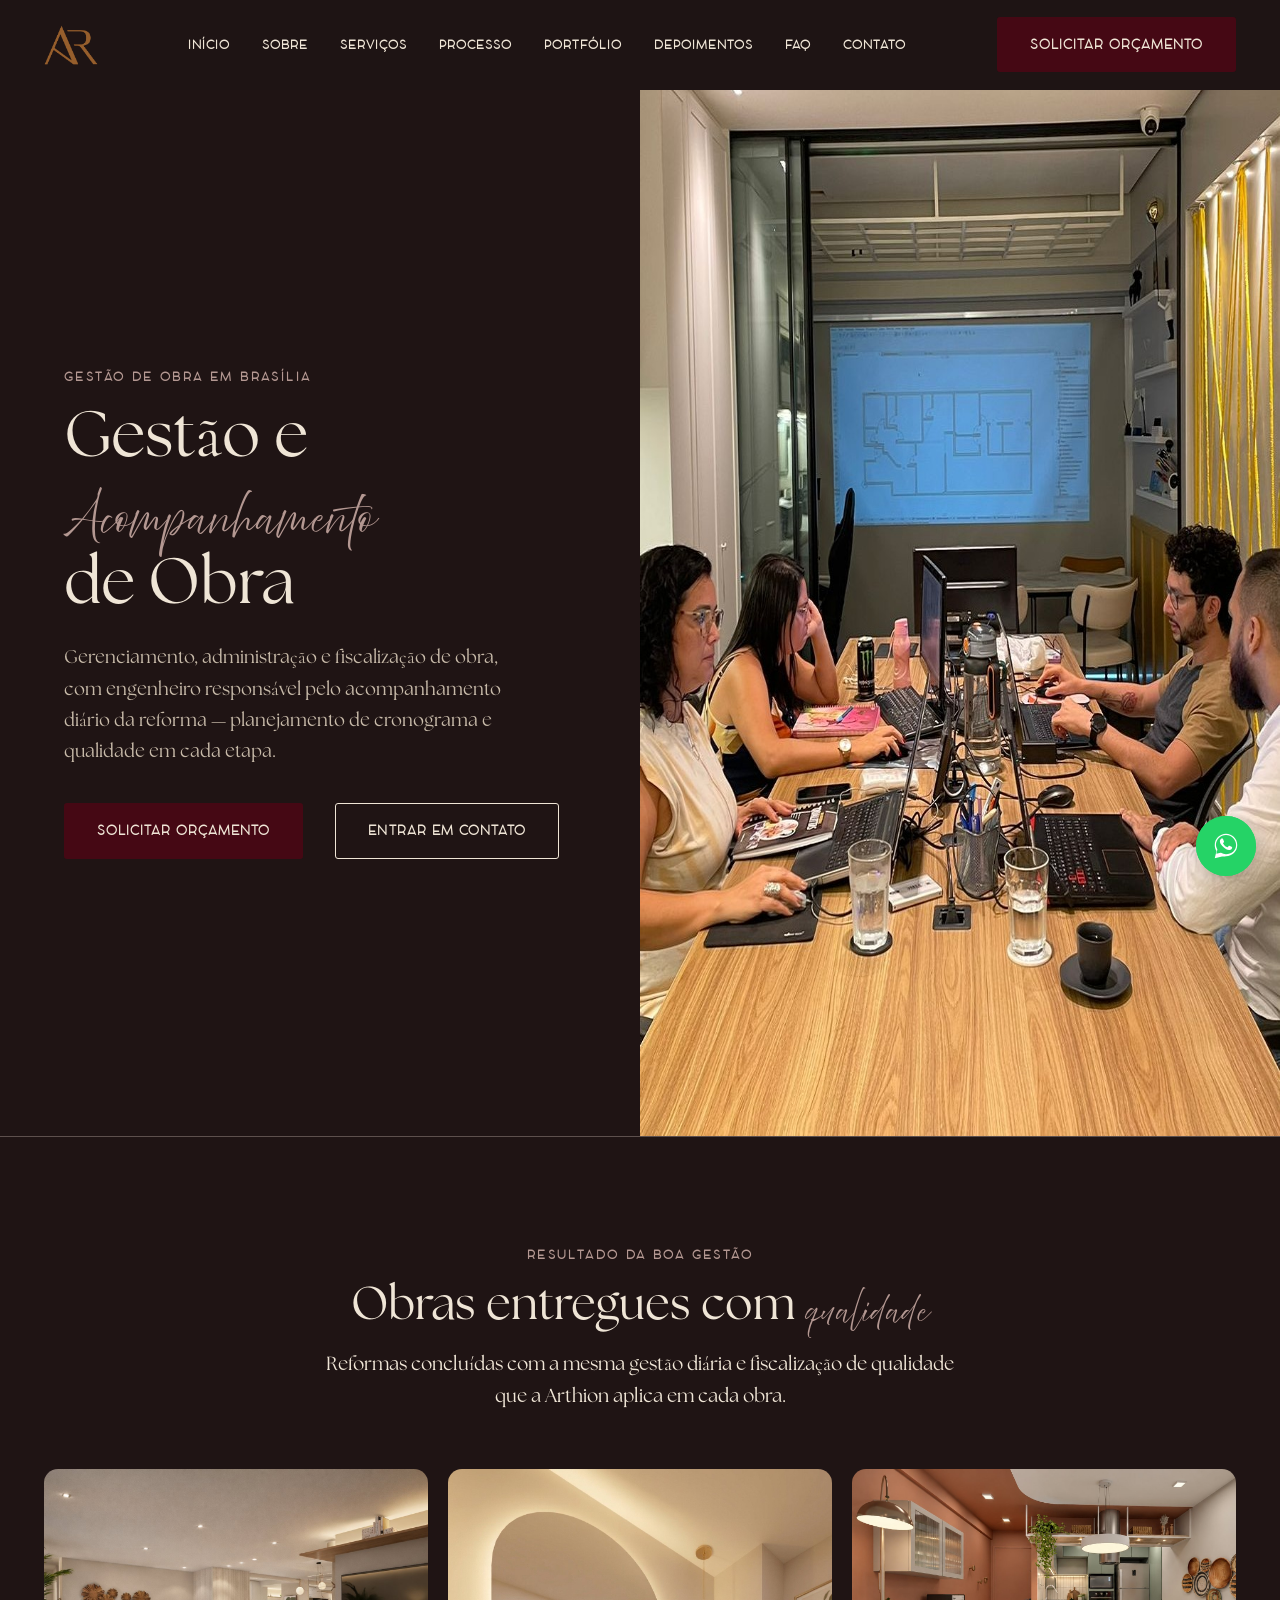
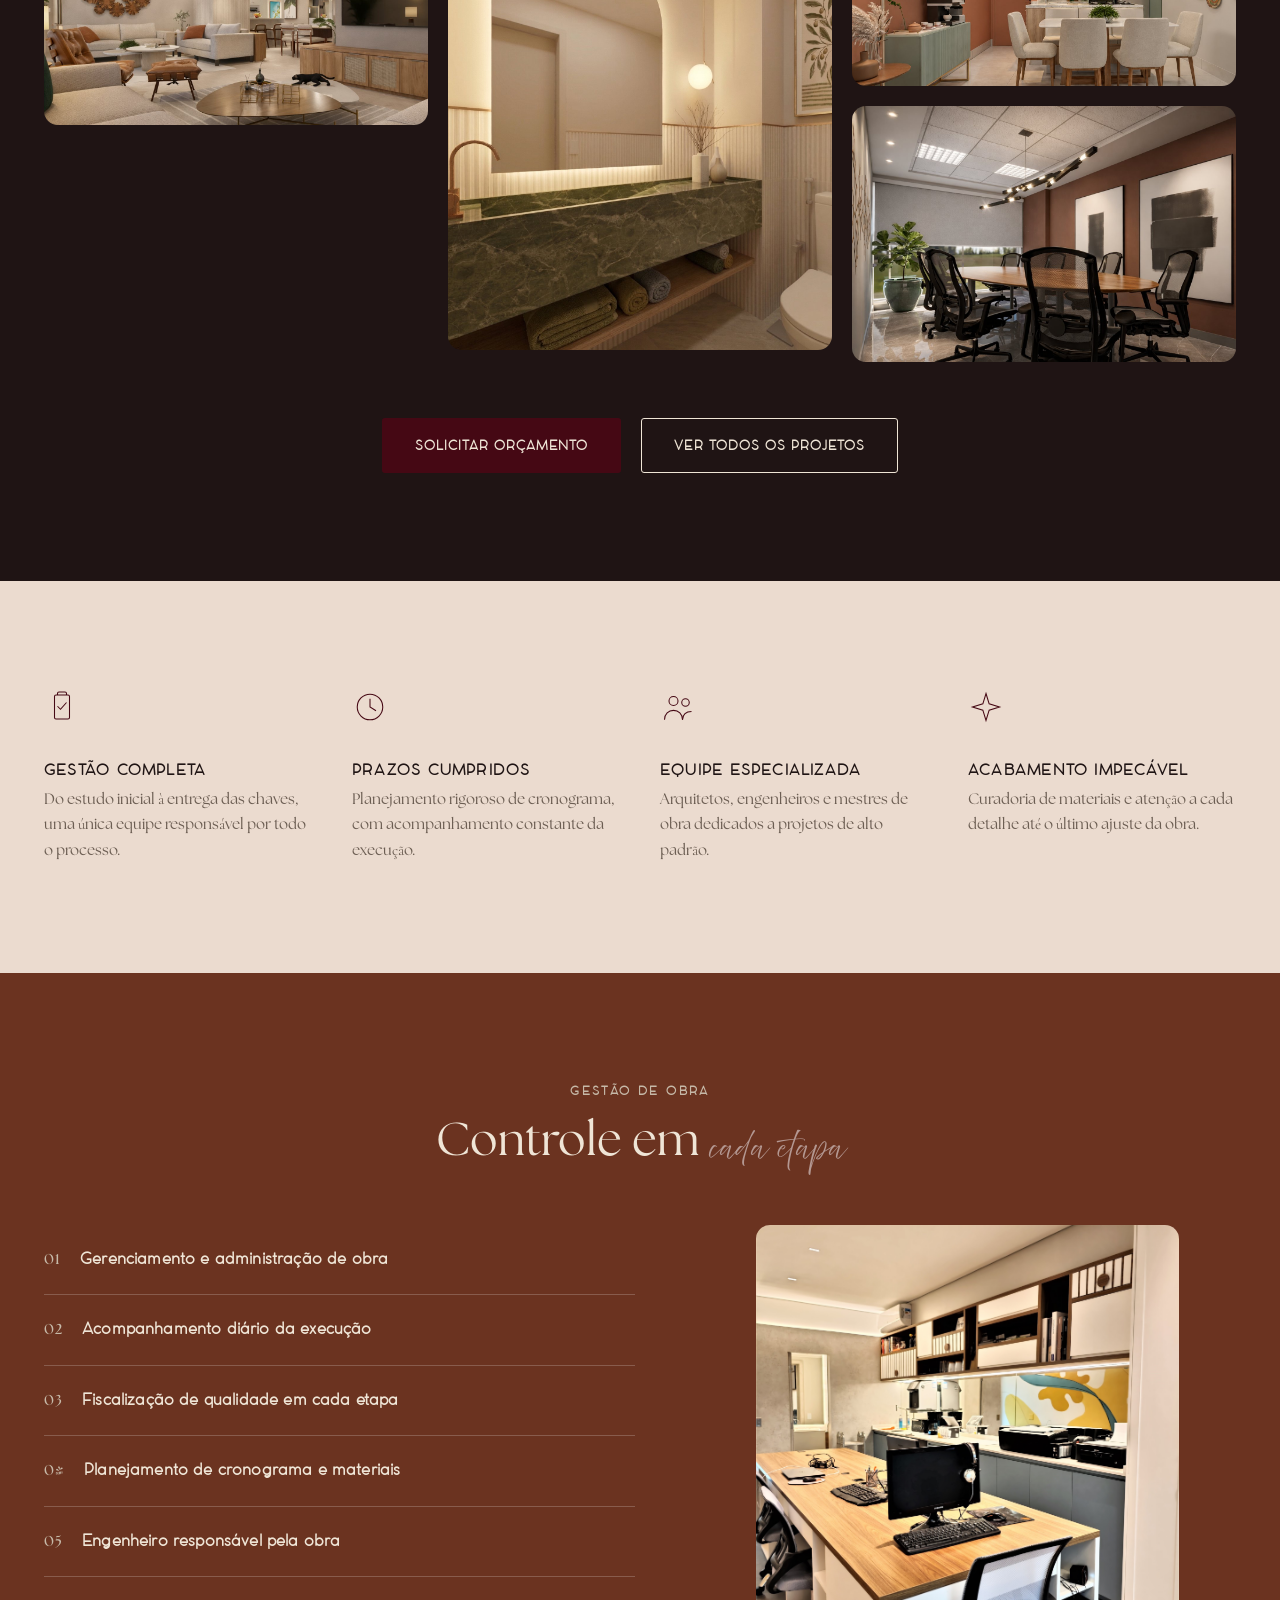
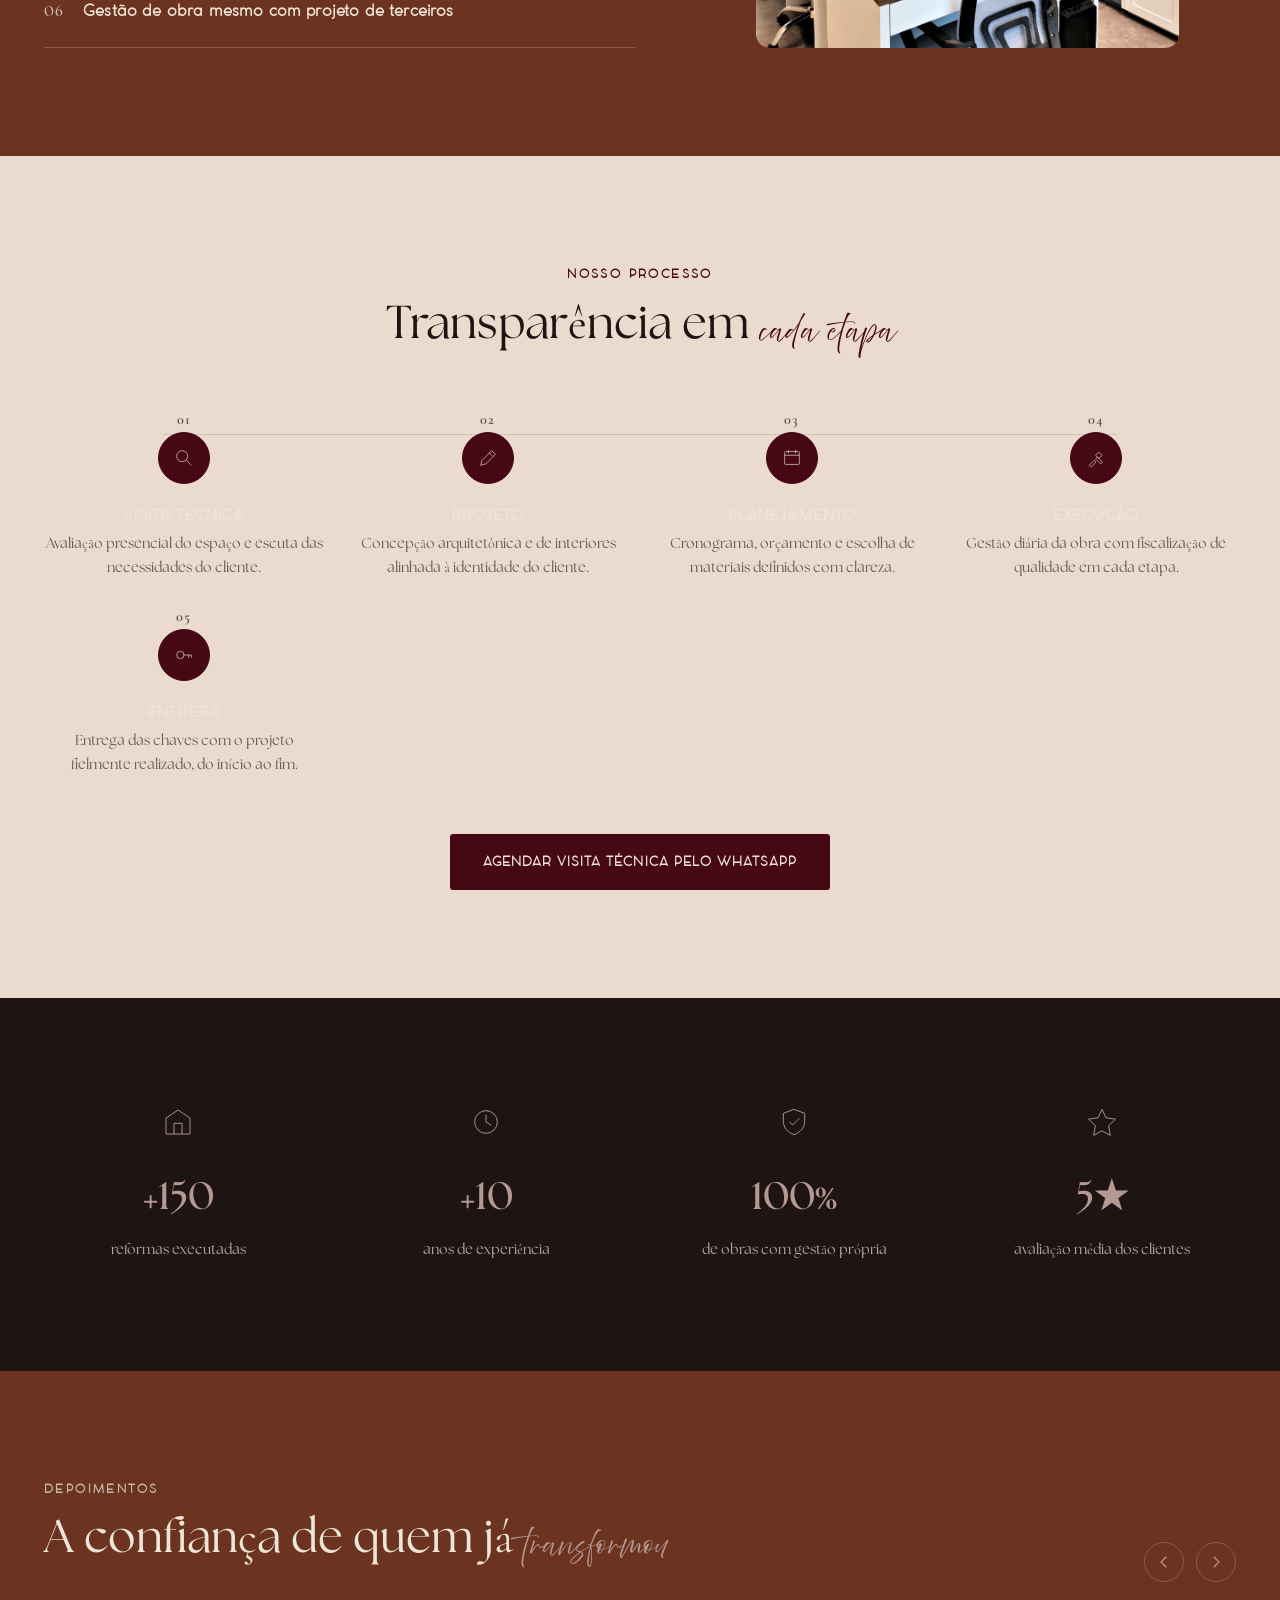
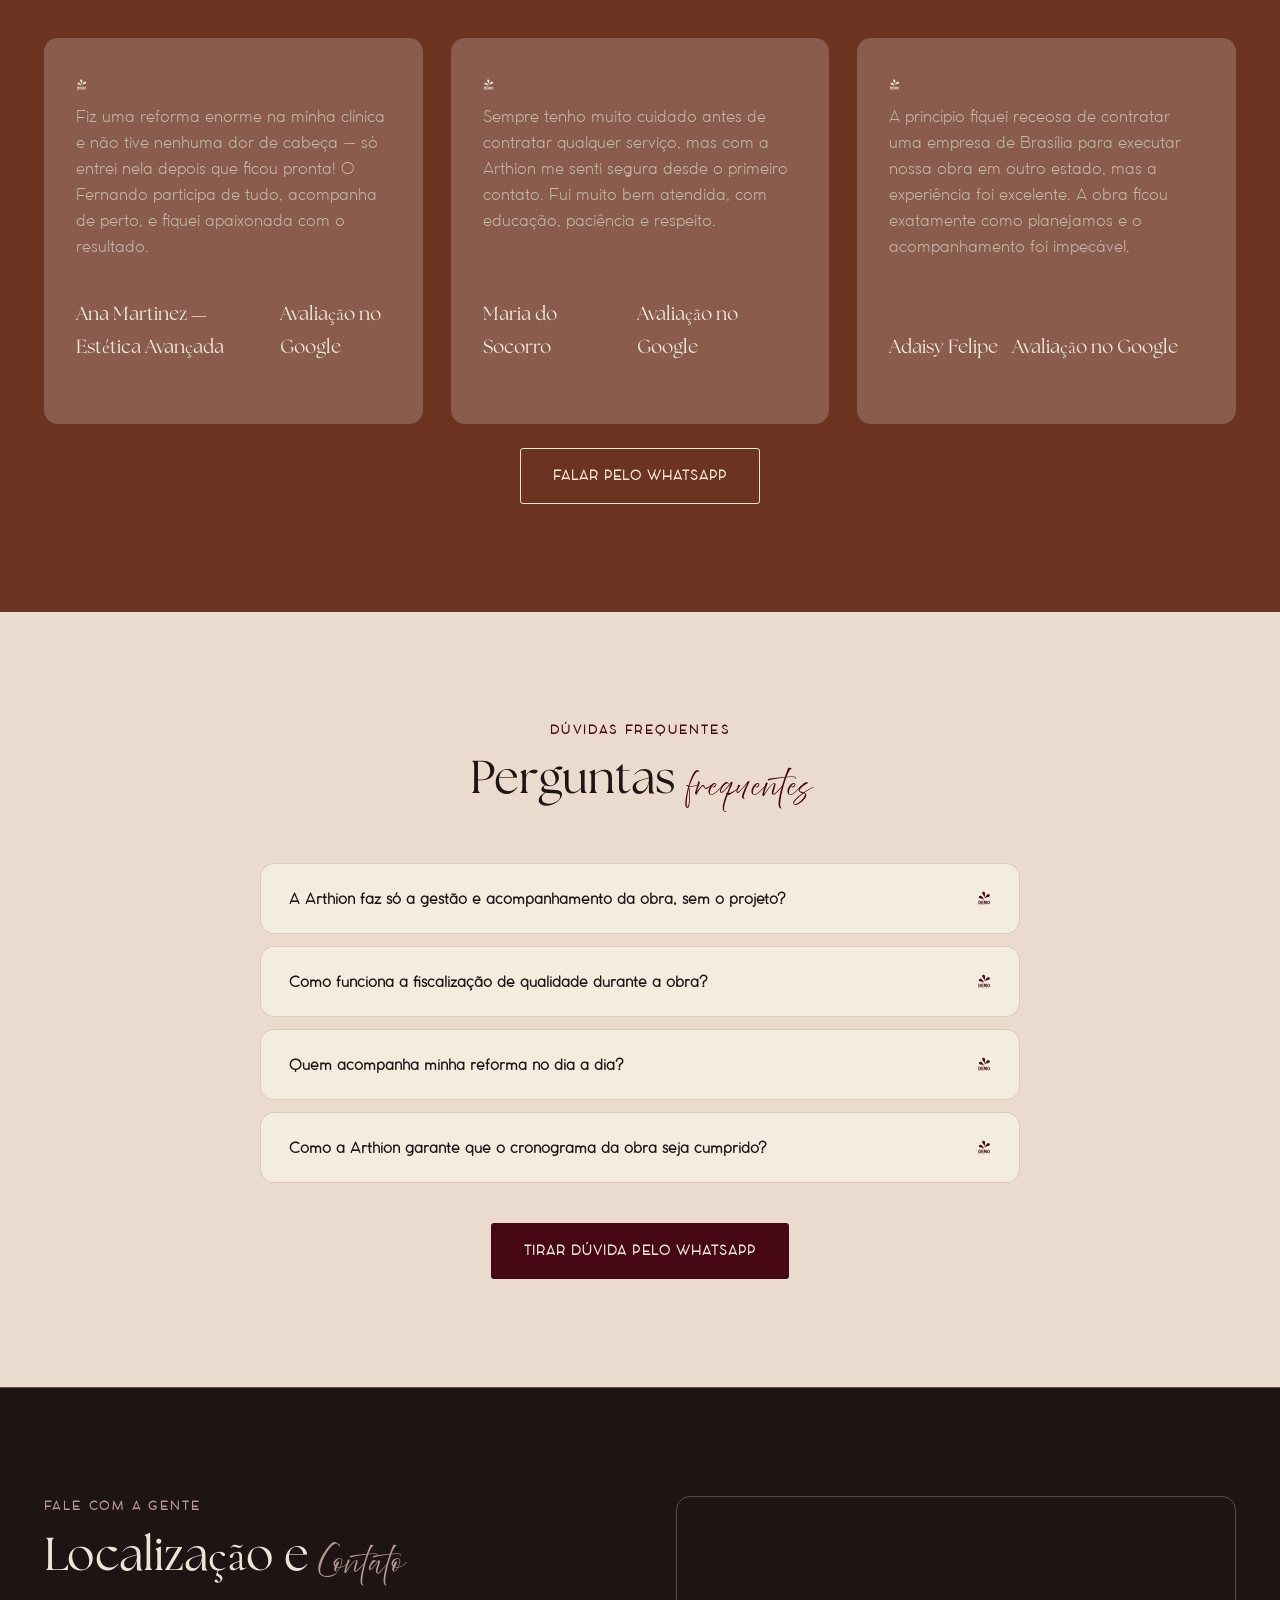
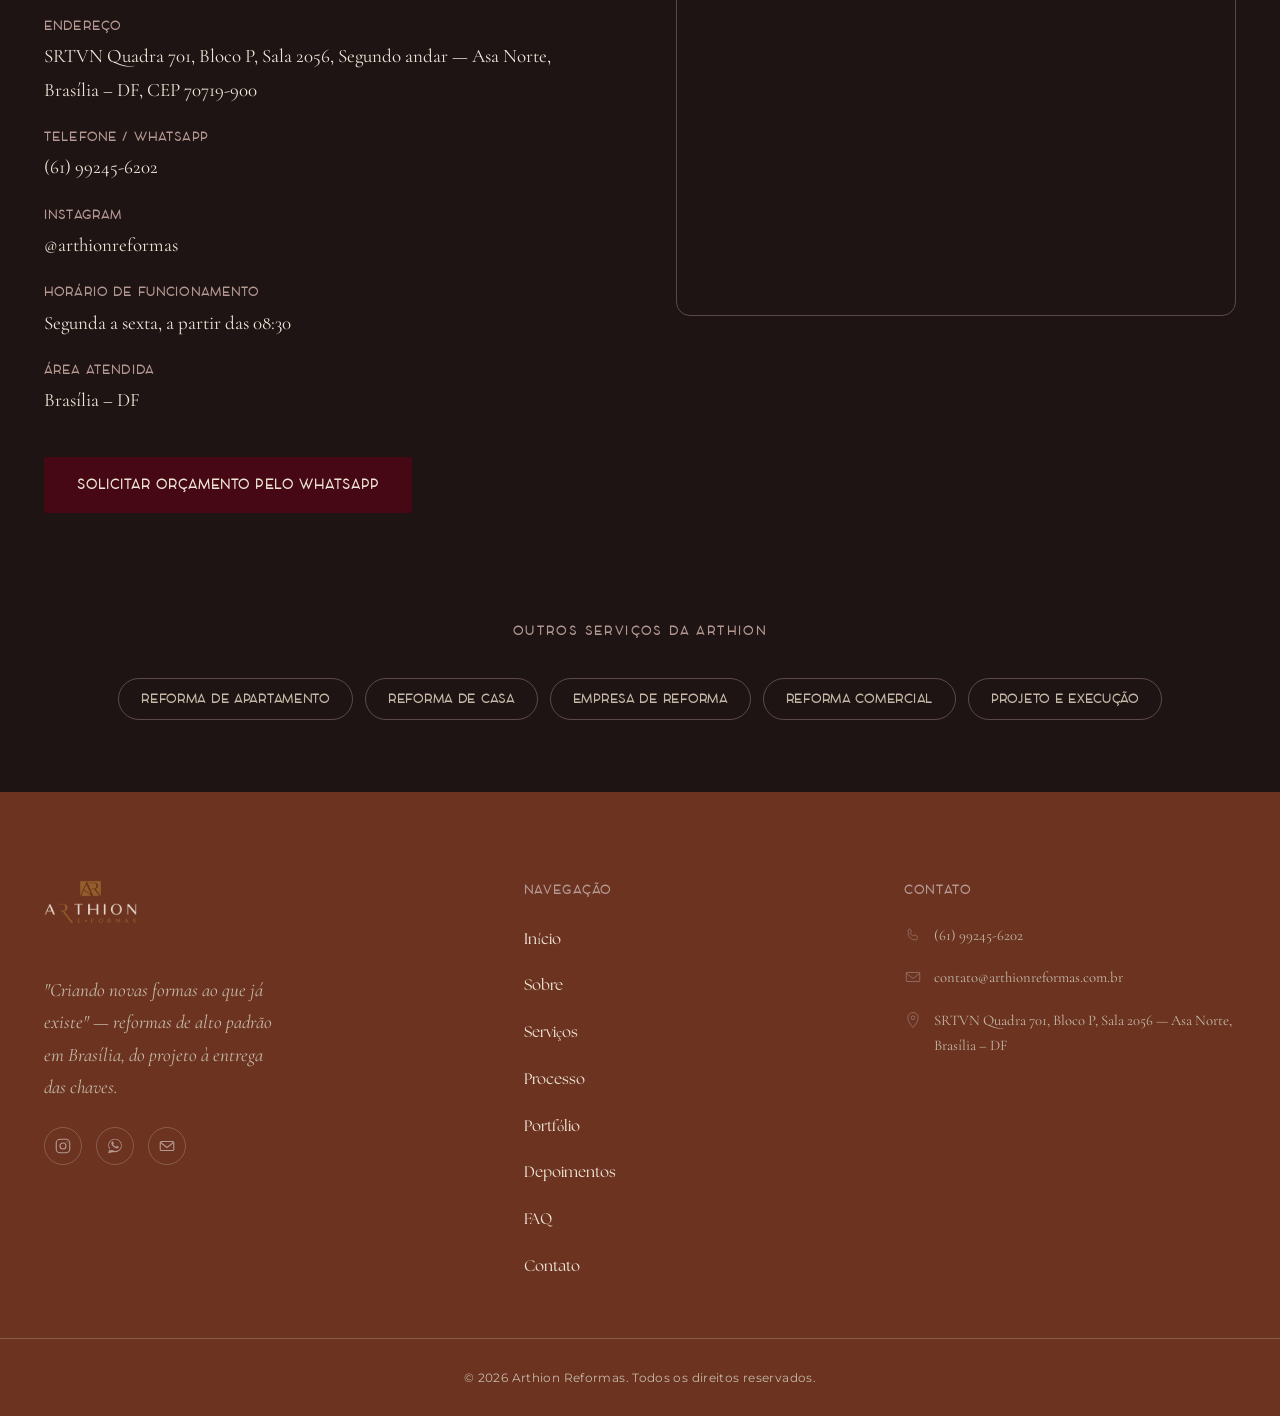
<file: gestao-de-obra.html>
<!DOCTYPE html>
<html lang="pt-BR">
<head>
<!-- Google tag (gtag.js) -->
<script async src="https://www.googletagmanager.com/gtag/js?id=AW-18241751082"></script>
<script>
  window.dataLayer = window.dataLayer || [];
  function gtag(){dataLayer.push(arguments);}
  gtag('js', new Date());

  gtag('config', 'AW-18241751082');
</script>

<!-- Evento de conversão "Clique WhatsApp" — ver index.html para detalhes do
fix de rastreamento (transport_type: 'beacon', sem bloquear a navegação). -->
<script>
function gtag_report_conversion(url) {
  gtag('event', 'conversion', {
      'send_to': 'AW-18241751082/SMw0CIzwotwcEKqQrPpD',
      'value': 1.0,
      'currency': 'BRL',
      'transport_type': 'beacon'
  });
  return true; // nunca usar "return false" nem preventDefault aqui
}
</script>

<meta charset="UTF-8">
<meta name="viewport" content="width=device-width, initial-scale=1.0">
<title>Gestão e Acompanhamento de Obra em Brasília | Arthion</title>
<meta name="description" content="Gerenciamento, fiscalização e acompanhamento diário de obras de reforma em Brasília. Engenheiros e arquitetos dedicados à qualidade da sua obra.">

<!-- Open Graph -->
<meta property="og:type" content="website">
<meta property="og:title" content="Gestão e Acompanhamento de Obra em Brasília | Arthion">
<meta property="og:description" content="Gerenciamento, fiscalização e acompanhamento diário de obras de reforma em Brasília. Engenheiros e arquitetos dedicados à qualidade da sua obra.">
<meta property="og:image" content="https://www.arthionreformas.com.br/assets/img/og-image.jpg"> <!-- SUBSTITUIR: imagem 1200x630px real -->
<meta property="og:locale" content="pt_BR">
<meta property="og:url" content="https://www.arthionreformas.com.br/gestao-de-obra.html">

<!-- Twitter Card -->
<meta name="twitter:card" content="summary_large_image">
<meta name="twitter:title" content="Gestão e Acompanhamento de Obra em Brasília | Arthion">
<meta name="twitter:description" content="Gerenciamento, fiscalização e acompanhamento diário de obras de reforma em Brasília. Engenheiros e arquitetos dedicados à qualidade da sua obra.">
<meta name="twitter:image" content="https://www.arthionreformas.com.br/assets/img/og-image.jpg"> <!-- SUBSTITUIR: mesma imagem do og:image -->

<link rel="canonical" href="https://www.arthionreformas.com.br/gestao-de-obra.html">

<link rel="icon" href="assets/logo/favicon.png" type="image/png">

<link rel="preconnect" href="https://fonts.googleapis.com">
<link rel="preconnect" href="https://fonts.gstatic.com" crossorigin>
<link href="https://fonts.googleapis.com/css2?family=Alex+Brush&family=Cormorant+Garamond:ital,wght@0,400;0,500;0,600;1,400;1,500&family=Montserrat:wght@400;500;600;700&display=swap" rel="stylesheet">

<link rel="stylesheet" href="css/style.min.css">

<link rel="preload" as="image" href="img/FOTO EQUIPE.jpg" fetchpriority="high">

<!-- Schema.org — FAQPage (mesmo conteúdo da seção #faq abaixo) -->
<script type="application/ld+json">
{
  "@context": "https://schema.org",
  "@type": "FAQPage",
  "mainEntity": [
    {
      "@type": "Question",
      "name": "A Arthion faz só a gestão e acompanhamento da obra, sem o projeto?",
      "acceptedAnswer": {
        "@type": "Answer",
        "text": "Sim. A gestão e o acompanhamento de obra podem ser contratados separadamente, inclusive para projetos desenvolvidos por outros profissionais."
      }
    },
    {
      "@type": "Question",
      "name": "Como funciona a fiscalização de qualidade durante a obra?",
      "acceptedAnswer": {
        "@type": "Answer",
        "text": "A equipe da Arthion acompanha a execução diariamente, verificando o cumprimento do projeto, dos prazos e do padrão de acabamento combinado em cada etapa."
      }
    },
    {
      "@type": "Question",
      "name": "Quem acompanha minha reforma no dia a dia?",
      "acceptedAnswer": {
        "@type": "Answer",
        "text": "Arquitetos, engenheiros e mestres de obra da própria Arthion, com um responsável técnico dedicado ao acompanhamento da sua reforma do início ao fim."
      }
    },
    {
      "@type": "Question",
      "name": "Como a Arthion garante que o cronograma da obra seja cumprido?",
      "acceptedAnswer": {
        "@type": "Answer",
        "text": "Com planejamento detalhado de cronograma e materiais antes do início da obra, e acompanhamento constante da execução para corrigir qualquer desvio rapidamente."
      }
    }
  ]
}
</script>
</head>
<body>

<a class="skip-link" href="#conteudo">Pular para o conteúdo</a>

<!-- HEADER -->
<header class="header" id="header">
  <div class="container header__inner">
    <a href="index.html#inicio" class="header__logo" aria-label="Arthion Reformas — página inicial">
      <img src="img/arthion-icone-crop.png" alt="Arthion Reformas" width="108" height="80">
    </a>

    <nav class="nav" id="nav" aria-label="Navegação principal">
      <ul class="nav__list">
        <li><a href="index.html#inicio" class="nav__link">Início</a></li>
        <li><a href="index.html#sobre" class="nav__link">Sobre</a></li>
        <li><a href="index.html#servicos" class="nav__link">Serviços</a></li>
        <li><a href="index.html#processo" class="nav__link">Processo</a></li>
        <li><a href="projetos.html" class="nav__link">Portfólio</a></li>
        <li><a href="index.html#depoimentos" class="nav__link">Depoimentos</a></li>
        <li><a href="index.html#faq" class="nav__link">FAQ</a></li>
        <li><a href="index.html#contato" class="nav__link">Contato</a></li>
      </ul>
    </nav>

    <a
      class="btn btn--primary header__cta"
      href="https://wa.me/5561992456202?text=Ol%C3%A1!%20Vim%20pela%20p%C3%A1gina%20de%20Gest%C3%A3o%20de%20Obra%20da%20Arthion%20Reformas%20e%20gostaria%20de%20saber%20mais%20sobre%20o%20acompanhamento%20de%20obra."
      target="_blank"
      rel="noopener"
      aria-label="Solicitar orçamento pelo WhatsApp"
      onclick="gtag_report_conversion('https://wa.me/5561992456202?text=Ol%C3%A1!%20Vim%20pela%20p%C3%A1gina%20de%20Gest%C3%A3o%20de%20Obra%20da%20Arthion%20Reformas%20e%20gostaria%20de%20saber%20mais%20sobre%20o%20acompanhamento%20de%20obra.');"
    >Solicitar orçamento</a>

    <button class="hamburger" id="hamburger" aria-label="Abrir menu" aria-expanded="false" aria-controls="nav">
      <span></span><span></span><span></span>
    </button>
  </div>
</header>

<main id="conteudo">

  <!-- HERO -->
  <section class="hero" id="inicio">
    <div class="hero__col reveal">
      <p class="eyebrow">Gestão de obra em Brasília</p>
      <h1 class="hero__title">Gestão e<br><em>Acompanhamento</em><br>de Obra</h1>
      <p class="hero__subtitle">Gerenciamento, administração e fiscalização de obra, com engenheiro responsável pelo acompanhamento diário da reforma — planejamento de cronograma e qualidade em cada etapa.</p>
      <div class="hero__actions">
        <a
          class="btn btn--primary"
          href="https://wa.me/5561992456202?text=Ol%C3%A1!%20Vim%20pela%20p%C3%A1gina%20de%20Gest%C3%A3o%20de%20Obra%20da%20Arthion%20Reformas%20e%20gostaria%20de%20saber%20mais%20sobre%20o%20acompanhamento%20de%20obra."
          target="_blank"
          rel="noopener"
          onclick="gtag_report_conversion('https://wa.me/5561992456202?text=Ol%C3%A1!%20Vim%20pela%20p%C3%A1gina%20de%20Gest%C3%A3o%20de%20Obra%20da%20Arthion%20Reformas%20e%20gostaria%20de%20saber%20mais%20sobre%20o%20acompanhamento%20de%20obra.');"
        >Solicitar orçamento</a>
        <a class="btn btn--outline" href="#contato">Entrar em Contato</a>
      </div>
    </div>

    <div class="hero__media reveal">
      <img src="img/FOTO EQUIPE.jpg" alt="Equipe da Arthion Reformas reunida analisando a planta de uma obra" width="900" height="1046" loading="eager" fetchpriority="high">
    </div>
  </section>

  <!-- GALERIA DE PROJETOS RELACIONADOS (logo após o Hero) -->
  <section class="section section--divider" id="galeria">
    <div class="container">
      <div class="section__head reveal">
        <p class="eyebrow eyebrow--light">Resultado da boa gestão</p>
        <h2 class="section__title section__title--light">Obras entregues com <em>qualidade</em></h2>
        <p>Reformas concluídas com a mesma gestão diária e fiscalização de qualidade que a Arthion aplica em cada obra.</p>
      </div>

      <div class="project-gallery">
        <a class="reveal" href="assets/img/projetos/regina/01.jpg" target="_blank" rel="noopener">
          <img src="assets/img/projetos/regina/01.jpg" alt="Sala de estar ampla em apartamento de alto padrão" width="1320" height="880" loading="lazy">
        </a>

        <a class="reveal" href="assets/img/projetos/raquel-e-gustavo/01.jpg" target="_blank" rel="noopener">
          <img src="assets/img/projetos/raquel-e-gustavo/01.jpg" alt="Banheiro com bancada em mármore verde em residência reformada" width="1279" height="1600" loading="lazy">
        </a>

        <a class="reveal" href="assets/img/projetos/joana/01.jpg" target="_blank" rel="noopener">
          <img src="assets/img/projetos/joana/01.jpg" alt="Cozinha e jantar integrados em apartamento reformado" width="1437" height="809" loading="lazy">
        </a>

        <a class="reveal" href="assets/img/projetos/escritorio-cj/01.jpg" target="_blank" rel="noopener">
          <img src="assets/img/projetos/escritorio-cj/01.jpg" alt="Sala de reuniões corporativa reformada pela Arthion" width="1320" height="880" loading="lazy">
        </a>
      </div>

      <div class="portfolio__cta reveal">
        <a
          class="btn btn--primary"
          href="https://wa.me/5561992456202?text=Ol%C3%A1!%20Vim%20pela%20p%C3%A1gina%20de%20Gest%C3%A3o%20de%20Obra%20da%20Arthion%20Reformas%20e%20gostaria%20de%20saber%20mais%20sobre%20o%20acompanhamento%20de%20obra."
          target="_blank"
          rel="noopener"
          onclick="gtag_report_conversion('https://wa.me/5561992456202?text=Ol%C3%A1!%20Vim%20pela%20p%C3%A1gina%20de%20Gest%C3%A3o%20de%20Obra%20da%20Arthion%20Reformas%20e%20gostaria%20de%20saber%20mais%20sobre%20o%20acompanhamento%20de%20obra.');"
        >Solicitar orçamento</a>
        <a class="btn btn--outline" href="projetos.html">Ver todos os projetos</a>
      </div>
    </div>
  </section>

  <!-- BARRA DE DIFERENCIAIS -->
  <section class="section section--dark section--claro">
    <div class="container">
      <div class="differentials">
        <div class="differential reveal">
          <svg class="icon" width="36" height="36" viewBox="0 0 48 48" fill="none" stroke="currentColor" stroke-width="1.3" aria-hidden="true">
            <rect x="14" y="8" width="20" height="32" rx="2"/>
            <path d="M18 8V6a2 2 0 0 1 2-2h8a2 2 0 0 1 2 2v2"/>
            <path d="M18 23l4 4 8-9"/>
          </svg>
          <h3>Gestão completa</h3>
          <p>Do estudo inicial à entrega das chaves, uma única equipe responsável por todo o processo.</p>
        </div>

        <div class="differential reveal">
          <svg class="icon" width="36" height="36" viewBox="0 0 48 48" fill="none" stroke="currentColor" stroke-width="1.3" aria-hidden="true">
            <circle cx="24" cy="24" r="17"/>
            <path d="M24 13v11l8 5"/>
          </svg>
          <h3>Prazos cumpridos</h3>
          <p>Planejamento rigoroso de cronograma, com acompanhamento constante da execução.</p>
        </div>

        <div class="differential reveal">
          <svg class="icon" width="36" height="36" viewBox="0 0 48 48" fill="none" stroke="currentColor" stroke-width="1.3" aria-hidden="true">
            <circle cx="18" cy="16" r="6"/>
            <path d="M6 41c0-7.5 5.4-12.5 12-12.5S30 33.5 30 41"/>
            <circle cx="34" cy="18" r="5"/>
            <path d="M30 41c.4-6.3 4-11 12-11"/>
          </svg>
          <h3>Equipe especializada</h3>
          <p>Arquitetos, engenheiros e mestres de obra dedicados a projetos de alto padrão.</p>
        </div>

        <div class="differential reveal">
          <svg class="icon" width="36" height="36" viewBox="0 0 48 48" fill="none" stroke="currentColor" stroke-width="1.3" aria-hidden="true">
            <path d="M24 6l4.2 13.8L42 24l-13.8 4.2L24 42l-4.2-13.8L6 24l13.8-4.2z"/>
          </svg>
          <h3>Acabamento impecável</h3>
          <p>Curadoria de materiais e atenção a cada detalhe até o último ajuste da obra.</p>
        </div>
      </div>
    </div>
  </section>

  <!-- SERVIÇOS ESPECÍFICOS -->
  <section class="section section--dark" id="servicos">
    <div class="container">
      <div class="section__head reveal">
        <p class="eyebrow eyebrow--light">Gestão de obra</p>
        <h2 class="section__title section__title--light">Controle em <em>cada etapa</em></h2>
      </div>

      <div class="services-grid">
        <div class="services">
          <div class="service reveal">
            <p class="service__number">01</p>
            <h3>Gerenciamento e administração de obra</h3>
          </div>
          <div class="service reveal">
            <p class="service__number">02</p>
            <h3>Acompanhamento diário da execução</h3>
          </div>
          <div class="service reveal">
            <p class="service__number">03</p>
            <h3>Fiscalização de qualidade em cada etapa</h3>
          </div>
          <div class="service reveal">
            <p class="service__number">04</p>
            <h3>Planejamento de cronograma e materiais</h3>
          </div>
          <div class="service reveal">
            <p class="service__number">05</p>
            <h3>Engenheiro responsável pela obra</h3>
          </div>
          <div class="service reveal">
            <p class="service__number">06</p>
            <h3>Gestão de obra mesmo com projeto de terceiros</h3>
          </div>
        </div>

        <div class="services__media img-placeholder reveal">
          <img src="img/FOTO ESCRITORIO.jpg" alt="Escritório da Arthion Reformas em Brasília" width="1905" height="2540" loading="lazy">
        </div>
      </div>
    </div>
  </section>

  <!-- PROCESSO -->
  <section class="section section--claro" id="processo">
    <div class="container">
      <div class="section__head reveal">
        <p class="eyebrow">Nosso processo</p>
        <h2 class="section__title">Transparência em <em>cada etapa</em></h2>
      </div>

      <div class="process">
        <div class="process-step reveal">
          <p class="process-step__number">01</p>
          <div class="process-step__circle">
            <svg class="icon" viewBox="0 0 48 48" fill="none" stroke="currentColor" stroke-width="1.4" aria-hidden="true">
              <circle cx="20" cy="20" r="12"/>
              <path d="M29 29l11 11"/>
            </svg>
          </div>
          <h3>Visita técnica</h3>
          <p>Avaliação presencial do espaço e escuta das necessidades do cliente.</p>
        </div>

        <div class="process-step reveal">
          <p class="process-step__number">02</p>
          <div class="process-step__circle">
            <svg class="icon" viewBox="0 0 48 48" fill="none" stroke="currentColor" stroke-width="1.4" aria-hidden="true">
              <path d="M8 40l3-11 21-21 8 8-21 21-11 3z"/>
              <path d="M26 12l8 8"/>
            </svg>
          </div>
          <h3>Projeto</h3>
          <p>Concepção arquitetônica e de interiores alinhada à identidade do cliente.</p>
        </div>

        <div class="process-step reveal">
          <p class="process-step__number">03</p>
          <div class="process-step__circle">
            <svg class="icon" viewBox="0 0 48 48" fill="none" stroke="currentColor" stroke-width="1.4" aria-hidden="true">
              <rect x="8" y="10" width="32" height="28" rx="2"/>
              <path d="M8 18h32"/>
              <path d="M16 6v8M32 6v8"/>
            </svg>
          </div>
          <h3>Planejamento</h3>
          <p>Cronograma, orçamento e escolha de materiais definidos com clareza.</p>
        </div>

        <div class="process-step reveal">
          <p class="process-step__number">04</p>
          <div class="process-step__circle">
            <svg class="icon" viewBox="0 0 48 48" fill="none" stroke="currentColor" stroke-width="1.4" aria-hidden="true">
              <path d="M27 22l11 11-4 4-11-11z"/>
              <path d="M9 40l11-11 4 4-11 11z"/>
              <path d="M23 18l7-7 7 7-7 7z"/>
            </svg>
          </div>
          <h3>Execução</h3>
          <p>Gestão diária da obra com fiscalização de qualidade em cada etapa.</p>
        </div>

        <div class="process-step reveal">
          <p class="process-step__number">05</p>
          <div class="process-step__circle">
            <svg class="icon" viewBox="0 0 48 48" fill="none" stroke="currentColor" stroke-width="1.4" aria-hidden="true">
              <circle cx="16" cy="24" r="8"/>
              <path d="M23 24h17"/>
              <path d="M34 24v6M40 24v6"/>
            </svg>
          </div>
          <h3>Entrega</h3>
          <p>Entrega das chaves com o projeto fielmente realizado, do início ao fim.</p>
        </div>
      </div>

      <div class="process__cta reveal">
        <a
          class="btn btn--primary"
          href="https://wa.me/5561992456202?text=Ol%C3%A1!%20Vim%20pela%20p%C3%A1gina%20de%20Gest%C3%A3o%20de%20Obra%20da%20Arthion%20Reformas%20e%20gostaria%20de%20saber%20mais%20sobre%20o%20acompanhamento%20de%20obra."
          target="_blank"
          rel="noopener"
          onclick="gtag_report_conversion('https://wa.me/5561992456202?text=Ol%C3%A1!%20Vim%20pela%20p%C3%A1gina%20de%20Gest%C3%A3o%20de%20Obra%20da%20Arthion%20Reformas%20e%20gostaria%20de%20saber%20mais%20sobre%20o%20acompanhamento%20de%20obra.');"
        >Agendar visita técnica pelo WhatsApp</a>
      </div>
    </div>
  </section>

  <!-- ESTATÍSTICAS -->
  <section class="section">
    <div class="container stats">
      <div class="stat reveal">
        <svg class="icon" width="32" height="32" viewBox="0 0 48 48" fill="none" stroke="currentColor" stroke-width="1.3" aria-hidden="true">
          <path d="M6 42V18L24 6l18 12v24H6Z"/>
          <path d="M18 42V26h12v16"/>
        </svg>
        <span class="stat__number"><span class="num-symbol">+</span>150</span>
        <p>reformas executadas</p>
      </div>

      <div class="stat reveal">
        <svg class="icon" width="32" height="32" viewBox="0 0 48 48" fill="none" stroke="currentColor" stroke-width="1.3" aria-hidden="true">
          <circle cx="24" cy="24" r="17"/>
          <path d="M24 13v11l8 5"/>
        </svg>
        <span class="stat__number"><span class="num-symbol">+</span>10</span>
        <p>anos de experiência</p>
      </div>

      <div class="stat reveal">
        <svg class="icon" width="32" height="32" viewBox="0 0 48 48" fill="none" stroke="currentColor" stroke-width="1.3" aria-hidden="true">
          <path d="M24 5l16 6v11c0 11.5-7 17.7-16 21C15 39.7 8 33.5 8 22V11z"/>
          <path d="M17 23.5l5 5 10-10"/>
        </svg>
        <span class="stat__number">100<span class="num-symbol">%</span></span>
        <p>de obras com gestão própria</p>
      </div>

      <div class="stat reveal">
        <svg class="icon" width="32" height="32" viewBox="0 0 48 48" fill="none" stroke="currentColor" stroke-width="1.3" aria-hidden="true">
          <path d="M24 5l5.9 12.6L44 19.7l-10 9.9 2.4 14.4L24 37.3 11.6 44l2.4-14.4-10-9.9 14.1-2.1L24 5z"/>
        </svg>
        <span class="stat__number">5★</span>
        <p>avaliação média dos clientes</p>
      </div>
    </div>
  </section>

  <!-- DEPOIMENTOS -->
  <section class="section section--dark" id="depoimentos">
    <div class="container">
      <div class="section__head section__head--split reveal">
        <div>
          <p class="eyebrow eyebrow--light">Depoimentos</p>
          <h2 class="section__title section__title--light">A confiança de quem já <em>transformou</em></h2>
        </div>
        <div class="testimonials-nav">
          <button class="testimonials-nav__btn" id="testimonialPrev" aria-label="Depoimento anterior">
            <svg width="18" height="18" viewBox="0 0 24 24" fill="none" stroke="currentColor" stroke-width="1.6"><path d="M15 5l-7 7 7 7"/></svg>
          </button>
          <button class="testimonials-nav__btn" id="testimonialNext" aria-label="Próximo depoimento">
            <svg width="18" height="18" viewBox="0 0 24 24" fill="none" stroke="currentColor" stroke-width="1.6"><path d="M9 5l7 7-7 7"/></svg>
          </button>
        </div>
      </div>

      <div class="testimonials" id="testimonialsTrack">
        <blockquote class="testimonial reveal">
          <span class="testimonial__mark" aria-hidden="true">"</span>
          <p class="testimonial__quote">Fiz uma reforma enorme na minha clínica e não tive nenhuma dor de cabeça — só entrei nela depois que ficou pronta! O Fernando participa de tudo, acompanha de perto, e fiquei apaixonada com o resultado.</p>
          <footer class="testimonial__author">Ana Martinez — Estética Avançada<span>Avaliação no Google</span></footer>
        </blockquote>

        <blockquote class="testimonial reveal">
          <span class="testimonial__mark" aria-hidden="true">"</span>
          <p class="testimonial__quote">Sempre tenho muito cuidado antes de contratar qualquer serviço, mas com a Arthion me senti segura desde o primeiro contato. Fui muito bem atendida, com educação, paciência e respeito.</p>
          <footer class="testimonial__author">Maria do Socorro<span>Avaliação no Google</span></footer>
        </blockquote>

        <blockquote class="testimonial reveal">
          <span class="testimonial__mark" aria-hidden="true">"</span>
          <p class="testimonial__quote">A princípio fiquei receosa de contratar uma empresa de Brasília para executar nossa obra em outro estado, mas a experiência foi excelente. A obra ficou exatamente como planejamos e o acompanhamento foi impecável.</p>
          <footer class="testimonial__author">Adaisy Felipe<span>Avaliação no Google</span></footer>
        </blockquote>
      </div>

      <div class="testimonials__cta reveal">
        <a
          class="btn btn--outline"
          href="https://wa.me/5561992456202?text=Ol%C3%A1!%20Vim%20pela%20p%C3%A1gina%20de%20Gest%C3%A3o%20de%20Obra%20da%20Arthion%20Reformas%20e%20gostaria%20de%20saber%20mais%20sobre%20o%20acompanhamento%20de%20obra."
          target="_blank"
          rel="noopener"
          onclick="gtag_report_conversion('https://wa.me/5561992456202?text=Ol%C3%A1!%20Vim%20pela%20p%C3%A1gina%20de%20Gest%C3%A3o%20de%20Obra%20da%20Arthion%20Reformas%20e%20gostaria%20de%20saber%20mais%20sobre%20o%20acompanhamento%20de%20obra.');"
        >Falar pelo WhatsApp</a>
      </div>
    </div>
  </section>

  <!-- PERGUNTAS FREQUENTES -->
  <section class="section section--claro" id="faq">
    <div class="container">
      <div class="section__head reveal">
        <p class="eyebrow">Dúvidas frequentes</p>
        <h2 class="section__title">Perguntas <em>frequentes</em></h2>
      </div>

      <div class="faq-list">
        <details class="faq-item reveal">
          <summary class="faq-item__question">A Arthion faz só a gestão e acompanhamento da obra, sem o projeto?</summary>
          <p class="faq-item__answer">Sim. A gestão e o acompanhamento de obra podem ser contratados separadamente, inclusive para projetos desenvolvidos por outros profissionais.</p>
        </details>

        <details class="faq-item reveal">
          <summary class="faq-item__question">Como funciona a fiscalização de qualidade durante a obra?</summary>
          <p class="faq-item__answer">A equipe da Arthion acompanha a execução diariamente, verificando o cumprimento do projeto, dos prazos e do padrão de acabamento combinado em cada etapa.</p>
        </details>

        <details class="faq-item reveal">
          <summary class="faq-item__question">Quem acompanha minha reforma no dia a dia?</summary>
          <p class="faq-item__answer">Arquitetos, engenheiros e mestres de obra da própria Arthion, com um responsável técnico dedicado ao acompanhamento da sua reforma do início ao fim.</p>
        </details>

        <details class="faq-item reveal">
          <summary class="faq-item__question">Como a Arthion garante que o cronograma da obra seja cumprido?</summary>
          <p class="faq-item__answer">Com planejamento detalhado de cronograma e materiais antes do início da obra, e acompanhamento constante da execução para corrigir qualquer desvio rapidamente.</p>
        </details>
      </div>

      <div class="faq__cta reveal">
        <a
          class="btn btn--primary"
          href="https://wa.me/5561992456202?text=Ol%C3%A1!%20Vim%20pela%20p%C3%A1gina%20de%20Gest%C3%A3o%20de%20Obra%20da%20Arthion%20Reformas%20e%20gostaria%20de%20saber%20mais%20sobre%20o%20acompanhamento%20de%20obra."
          target="_blank"
          rel="noopener"
          onclick="gtag_report_conversion('https://wa.me/5561992456202?text=Ol%C3%A1!%20Vim%20pela%20p%C3%A1gina%20de%20Gest%C3%A3o%20de%20Obra%20da%20Arthion%20Reformas%20e%20gostaria%20de%20saber%20mais%20sobre%20o%20acompanhamento%20de%20obra.');"
        >Tirar dúvida pelo WhatsApp</a>
      </div>
    </div>
  </section>

  <!-- LOCALIZAÇÃO E CONTATO -->
  <section class="section section--divider" id="contato">
    <div class="container contact">
      <div class="contact__info reveal">
        <p class="eyebrow">Fale com a gente</p>
        <h2 class="section__title">Localização e <em>Contato</em></h2>

        <ul class="contact__list">
          <li>
            <strong>Endereço</strong>
            <span>SRTVN Quadra 701, Bloco P, Sala 2056, Segundo andar — Asa Norte, Brasília – DF, CEP 70719-900</span>
          </li>
          <li>
            <strong>Telefone / WhatsApp</strong>
            <span>(61) 99245-6202</span>
          </li>
          <li>
            <strong>Instagram</strong>
            <span><a href="https://www.instagram.com/arthionreformas/" target="_blank" rel="noopener">@arthionreformas</a></span>
          </li>
          <li>
            <strong>Horário de funcionamento</strong>
            <span>Segunda a sexta, a partir das 08:30</span>
          </li>
          <li>
            <strong>Área atendida</strong>
            <span>Brasília – DF</span>
          </li>
        </ul>

        <a
          class="btn btn--primary"
          href="https://wa.me/5561992456202?text=Ol%C3%A1!%20Vim%20pela%20p%C3%A1gina%20de%20Gest%C3%A3o%20de%20Obra%20da%20Arthion%20Reformas%20e%20gostaria%20de%20saber%20mais%20sobre%20o%20acompanhamento%20de%20obra."
          target="_blank"
          rel="noopener"
          onclick="gtag_report_conversion('https://wa.me/5561992456202?text=Ol%C3%A1!%20Vim%20pela%20p%C3%A1gina%20de%20Gest%C3%A3o%20de%20Obra%20da%20Arthion%20Reformas%20e%20gostaria%20de%20saber%20mais%20sobre%20o%20acompanhamento%20de%20obra.');"
        >Solicitar orçamento pelo WhatsApp</a>
      </div>

      <div class="contact__map reveal">
        <iframe
          src="https://www.google.com/maps/embed?pb=!1m18!1m12!1m3!1d3839.3780739050676!2d-47.89091022487014!3d-15.78400638485485!2m3!1f0!2f0!3f0!3m2!1i1024!2i768!4f13.1!3m3!1m2!1s0x935a3b6623cad993%3A0xe0c4657cb2bde5a3!2sArthion%20Arquitetura!5e0!3m2!1spt-BR!2sbr!4v1784671436152!5m2!1spt-BR!2sbr"
          width="100%"
          height="100%"
          style="border:0;"
          allowfullscreen=""
          loading="lazy"
          referrerpolicy="strict-origin-when-cross-origin"
          title="Mapa de localização da Arthion Reformas"
        ></iframe>
      </div>
    </div>
  </section>

  <!-- OUTROS SERVIÇOS (links internos entre landing pages) -->
  <section class="section" style="padding-top: 0; padding-bottom: 72px;">
    <div class="container" style="text-align: center;">
      <p class="eyebrow reveal">Outros serviços da Arthion</p>
      <nav class="project-jumplinks reveal" aria-label="Outros serviços da Arthion">
        <a href="reforma-de-apartamento.html">Reforma de Apartamento</a>
        <a href="reforma-de-casa.html">Reforma de Casa</a>
        <a href="empresa-de-reforma.html">Empresa de Reforma</a>
        <a href="reforma-comercial.html">Reforma Comercial</a>
        <a href="projeto-e-execucao.html">Projeto e Execução</a>
      </nav>
    </div>
  </section>

</main>

<!-- FOOTER -->
<footer class="footer">
  <div class="container footer__grid">

    <div class="footer__col">
      <a href="index.html#inicio" class="footer__logo" aria-label="Arthion Reformas — página inicial">
        <img src="img/arthion-logo-completo-claro-crop.png" alt="Arthion Reformas" width="168" height="80">
      </a>
      <p class="footer__desc">"Criando novas formas ao que já existe" — reformas de alto padrão em Brasília, do projeto à entrega das chaves.</p>

      <div class="footer__social">
        <a href="https://www.instagram.com/arthionreformas/" target="_blank" rel="noopener" aria-label="Instagram da Arthion Reformas">
          <svg viewBox="0 0 24 24" fill="none" stroke="currentColor" stroke-width="1.5" width="18" height="18" aria-hidden="true">
            <rect x="3" y="3" width="18" height="18" rx="5"/>
            <circle cx="12" cy="12" r="4"/>
            <circle cx="17.5" cy="6.5" r="0.8" fill="currentColor" stroke="none"/>
          </svg>
        </a>
        <a
          href="https://wa.me/5561992456202?text=Ol%C3%A1!%20Vim%20pelo%20site%20da%20Arthion%20Reformas%20e%20gostaria%20de%20solicitar%20um%20or%C3%A7amento."
          target="_blank"
          rel="noopener"
          aria-label="WhatsApp da Arthion Reformas"
          onclick="gtag_report_conversion('https://wa.me/5561992456202?text=Ol%C3%A1!%20Vim%20pelo%20site%20da%20Arthion%20Reformas%20e%20gostaria%20de%20solicitar%20um%20or%C3%A7amento.');"
        >
          <svg viewBox="0 0 32 32" width="18" height="18" fill="currentColor" aria-hidden="true">
            <path d="M16.001 3C9.373 3 4 8.373 4 15c0 2.362.688 4.564 1.875 6.417L4 29l7.771-1.833A11.94 11.94 0 0 0 16.001 27C22.628 27 28 21.627 28 15S22.628 3 16.001 3Zm0 21.75c-1.94 0-3.75-.53-5.303-1.454l-.38-.226-4.61 1.088 1.117-4.49-.248-.394A9.71 9.71 0 0 1 5.25 15c0-5.936 4.815-10.75 10.751-10.75S26.75 9.064 26.75 15 21.937 24.75 16.001 24.75Zm5.906-8.005c-.322-.161-1.903-.939-2.198-1.046-.295-.107-.51-.161-.724.161-.215.322-.833 1.046-1.021 1.261-.188.215-.376.242-.698.081-.322-.161-1.36-.501-2.591-1.598-.958-.854-1.605-1.909-1.793-2.231-.188-.322-.02-.496.141-.657.145-.144.322-.376.483-.564.161-.188.215-.322.322-.537.107-.215.054-.403-.027-.564-.081-.161-.724-1.746-.992-2.392-.261-.628-.526-.543-.724-.553-.188-.009-.403-.011-.618-.011-.215 0-.564.081-.859.403-.295.322-1.127 1.101-1.127 2.686 0 1.585 1.154 3.116 1.315 3.331.161.215 2.272 3.469 5.505 4.865.769.332 1.369.53 1.837.678.772.245 1.475.211 2.031.128.62-.093 1.903-.778 2.171-1.529.268-.752.268-1.396.188-1.529-.08-.134-.295-.215-.617-.376Z"/>
          </svg>
        </a>
        <a href="mailto:contato@arthionreformas.com.br" aria-label="E-mail da Arthion Reformas"> <!-- SUBSTITUIR: e-mail real -->
          <svg viewBox="0 0 24 24" fill="none" stroke="currentColor" stroke-width="1.5" width="18" height="18" aria-hidden="true">
            <rect x="3" y="6" width="18" height="12" rx="1.5"/>
            <path d="M3 7l9 7 9-7"/>
          </svg>
        </a>
      </div>
    </div>

    <div class="footer__col">
      <p class="footer__heading">Navegação</p>
      <ul class="footer__nav-list">
        <li><a href="index.html#inicio">Início</a></li>
        <li><a href="index.html#sobre">Sobre</a></li>
        <li><a href="index.html#servicos">Serviços</a></li>
        <li><a href="index.html#processo">Processo</a></li>
        <li><a href="projetos.html">Portfólio</a></li>
        <li><a href="index.html#depoimentos">Depoimentos</a></li>
        <li><a href="index.html#faq">FAQ</a></li>
        <li><a href="index.html#contato">Contato</a></li>
      </ul>
    </div>

    <div class="footer__col">
      <p class="footer__heading">Contato</p>
      <ul class="footer__contact-list">
        <li>
          <svg class="icon" viewBox="0 0 48 48" fill="none" stroke="currentColor" stroke-width="1.4" aria-hidden="true">
            <path d="M15 8c1 0 2 .5 2.4 1.4l2 4.6c.4.9.2 2-.5 2.7l-2.3 2.3c1.6 3.4 4.4 6.2 7.8 7.8l2.3-2.3c.7-.7 1.8-.9 2.7-.5l4.6 2c.9.4 1.4 1.4 1.4 2.4V33c0 2.2-1.8 4-4 4C19 37 11 29 11 18v-6c0-2.2 1.8-4 4-4z"/>
          </svg>
          <span>(61) 99245-6202</span>
        </li>
        <li>
          <svg class="icon" viewBox="0 0 48 48" fill="none" stroke="currentColor" stroke-width="1.4" aria-hidden="true">
            <rect x="6" y="12" width="36" height="24" rx="2"/>
            <path d="M6 14l18 14L42 14"/>
          </svg>
          <span>contato@arthionreformas.com.br</span> <!-- SUBSTITUIR: e-mail real -->
        </li>
        <li>
          <svg class="icon" viewBox="0 0 48 48" fill="none" stroke="currentColor" stroke-width="1.4" aria-hidden="true">
            <path d="M24 44S10 29 10 18a14 14 0 1 1 28 0c0 11-14 26-14 26z"/>
            <circle cx="24" cy="18" r="5"/>
          </svg>
          <span>SRTVN Quadra 701, Bloco P, Sala 2056 — Asa Norte, Brasília – DF</span>
        </li>
      </ul>
    </div>

  </div>

  <div class="footer__rule" aria-hidden="true"></div>

  <p class="footer__copy">© 2026 Arthion Reformas. Todos os direitos reservados.</p>
</footer>

<!-- BOTÃO FLUTUANTE WHATSAPP -->
<a
  class="whatsapp-float"
  href="https://wa.me/5561992456202?text=Ol%C3%A1!%20Vim%20pela%20p%C3%A1gina%20de%20Gest%C3%A3o%20de%20Obra%20da%20Arthion%20Reformas%20e%20gostaria%20de%20saber%20mais%20sobre%20o%20acompanhamento%20de%20obra."
  target="_blank"
  rel="noopener"
  aria-label="Falar com a Arthion Reformas pelo WhatsApp"
  onclick="gtag_report_conversion('https://wa.me/5561992456202?text=Ol%C3%A1!%20Vim%20pela%20p%C3%A1gina%20de%20Gest%C3%A3o%20de%20Obra%20da%20Arthion%20Reformas%20e%20gostaria%20de%20saber%20mais%20sobre%20o%20acompanhamento%20de%20obra.');"
>
  <svg viewBox="0 0 32 32" width="30" height="30" fill="currentColor" aria-hidden="true">
    <path d="M16.001 3C9.373 3 4 8.373 4 15c0 2.362.688 4.564 1.875 6.417L4 29l7.771-1.833A11.94 11.94 0 0 0 16.001 27C22.628 27 28 21.627 28 15S22.628 3 16.001 3Zm0 21.75c-1.94 0-3.75-.53-5.303-1.454l-.38-.226-4.61 1.088 1.117-4.49-.248-.394A9.71 9.71 0 0 1 5.25 15c0-5.936 4.815-10.75 10.751-10.75S26.75 9.064 26.75 15 21.937 24.75 16.001 24.75Zm5.906-8.005c-.322-.161-1.903-.939-2.198-1.046-.295-.107-.51-.161-.724.161-.215.322-.833 1.046-1.021 1.261-.188.215-.376.242-.698.081-.322-.161-1.36-.501-2.591-1.598-.958-.854-1.605-1.909-1.793-2.231-.188-.322-.02-.496.141-.657.145-.144.322-.376.483-.564.161-.188.215-.322.322-.537.107-.215.054-.403-.027-.564-.081-.161-.724-1.746-.992-2.392-.261-.628-.526-.543-.724-.553-.188-.009-.403-.011-.618-.011-.215 0-.564.081-.859.403-.295.322-1.127 1.101-1.127 2.686 0 1.585 1.154 3.116 1.315 3.331.161.215 2.272 3.469 5.505 4.865.769.332 1.369.53 1.837.678.772.245 1.475.211 2.031.128.62-.093 1.903-.778 2.171-1.529.268-.752.268-1.396.188-1.529-.08-.134-.295-.215-.617-.376Z"/>
  </svg>
</a>

<script src="js/main.min.js" defer></script>
</body>
</html>
</file>
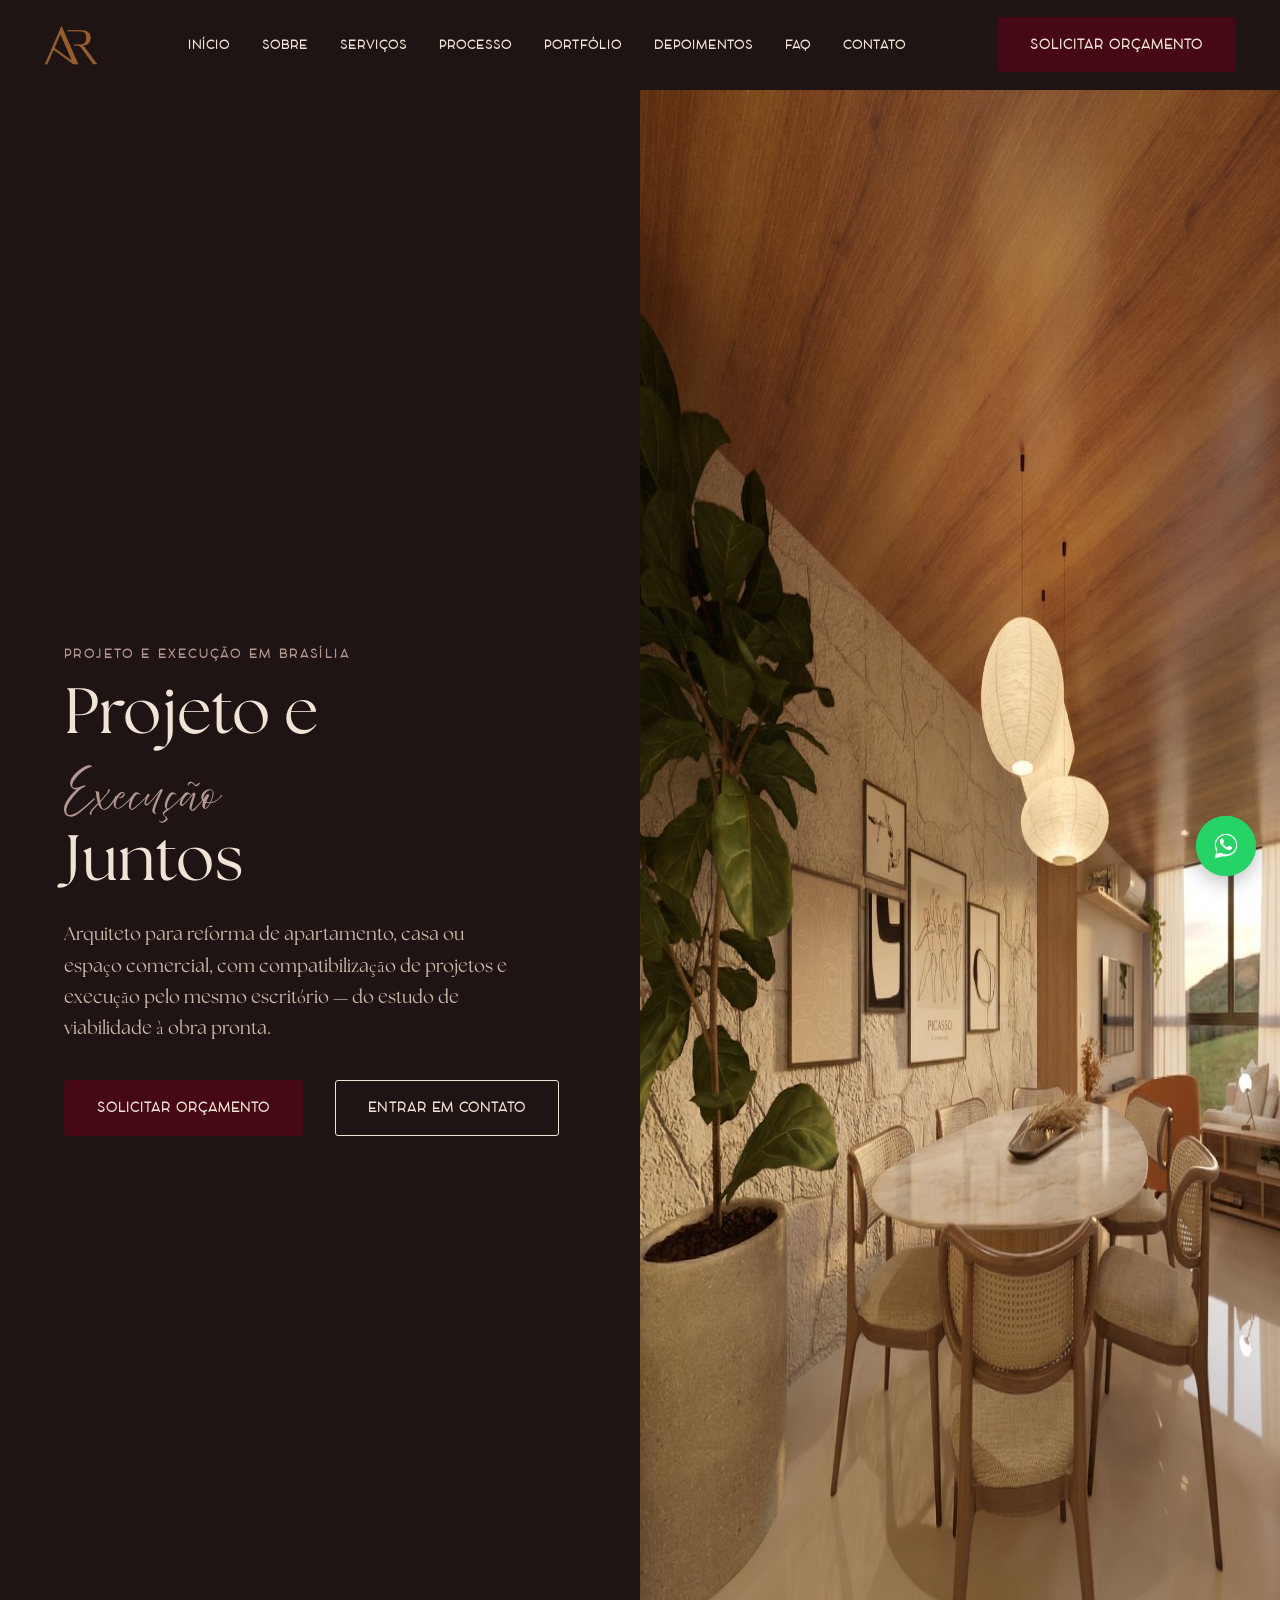
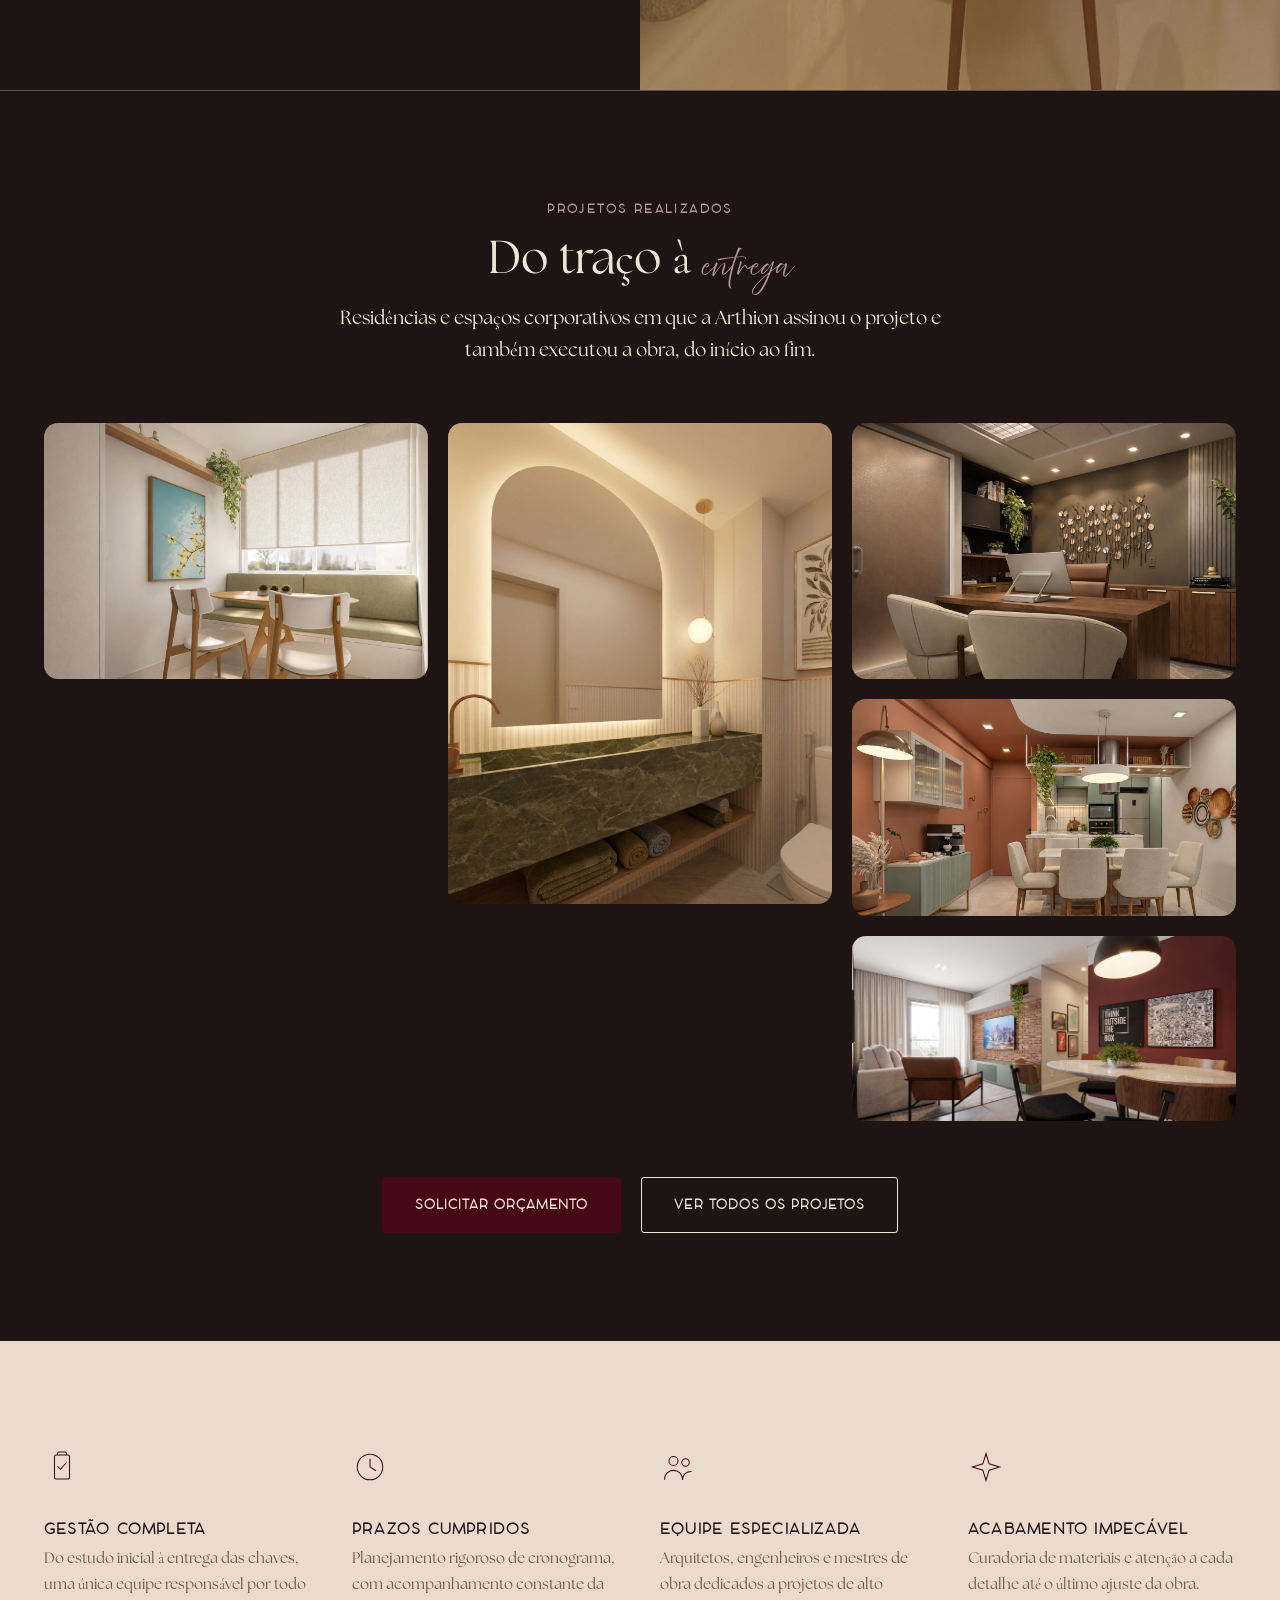
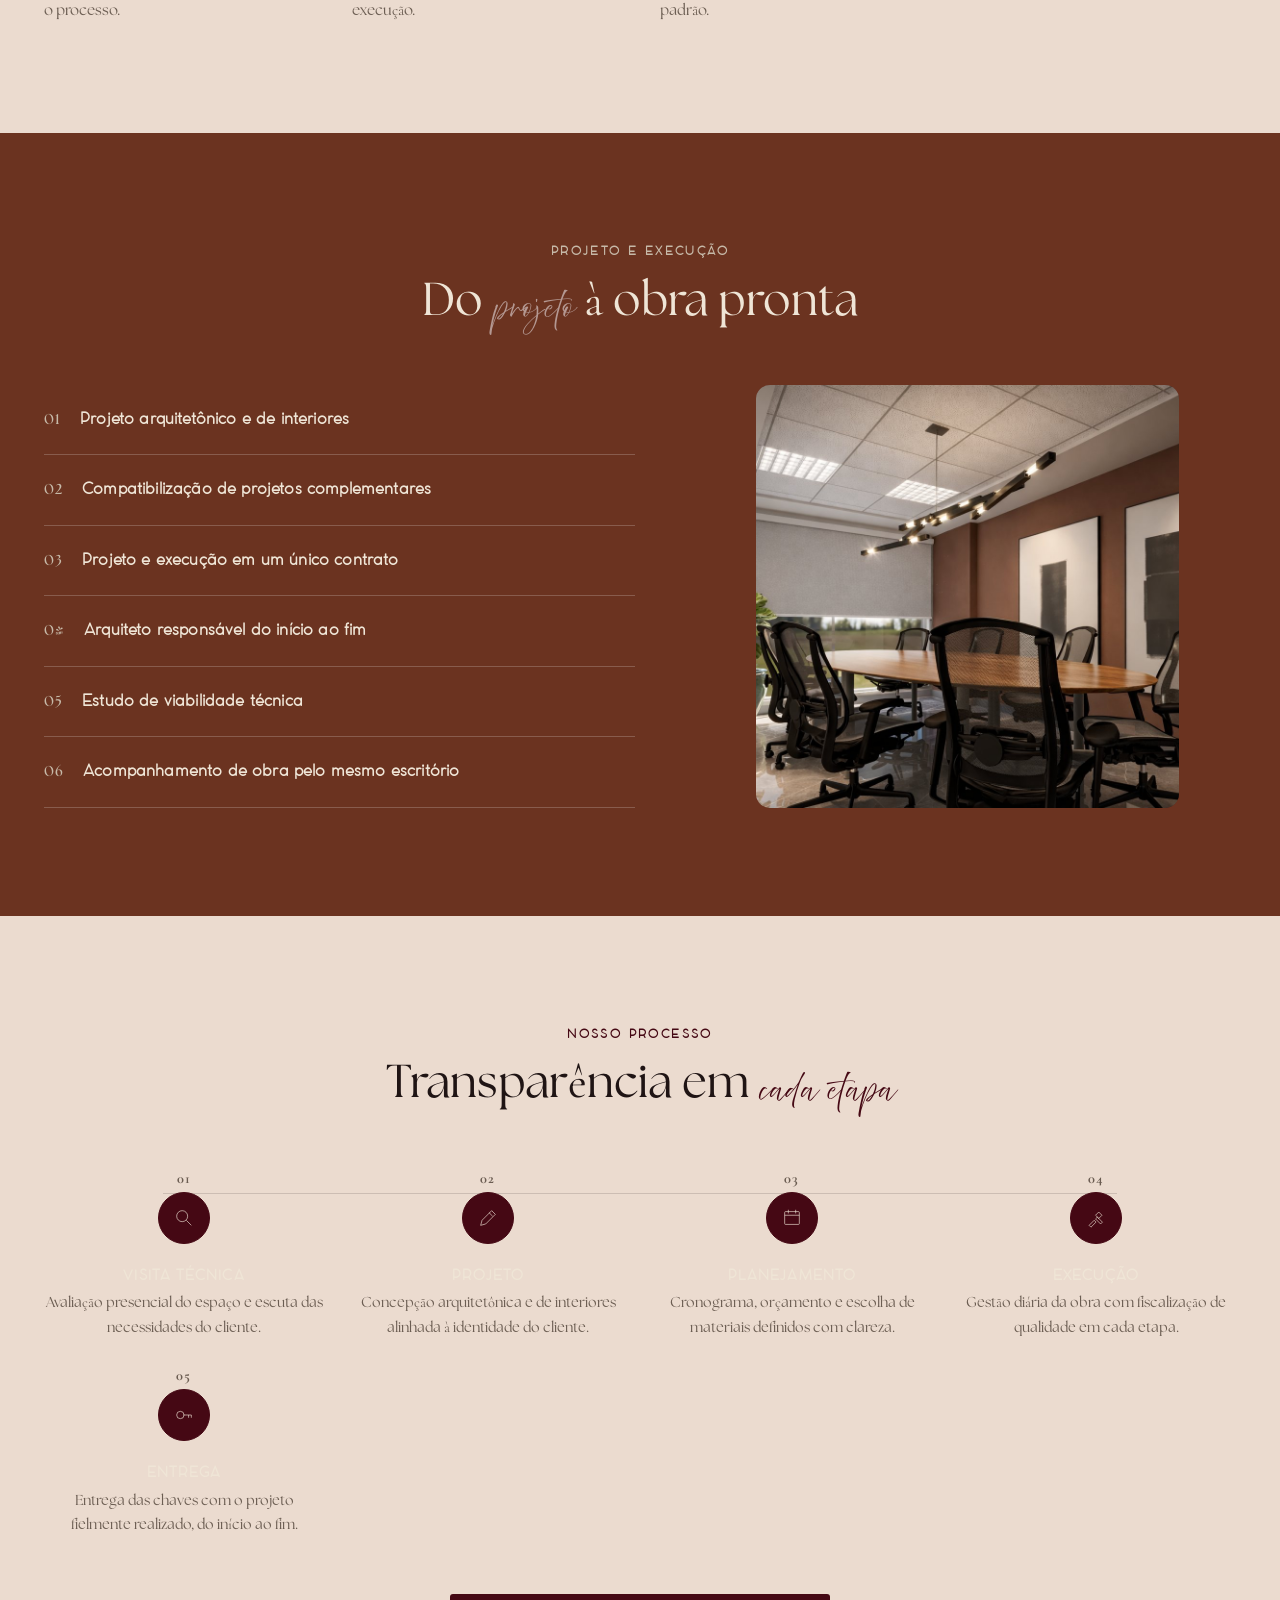
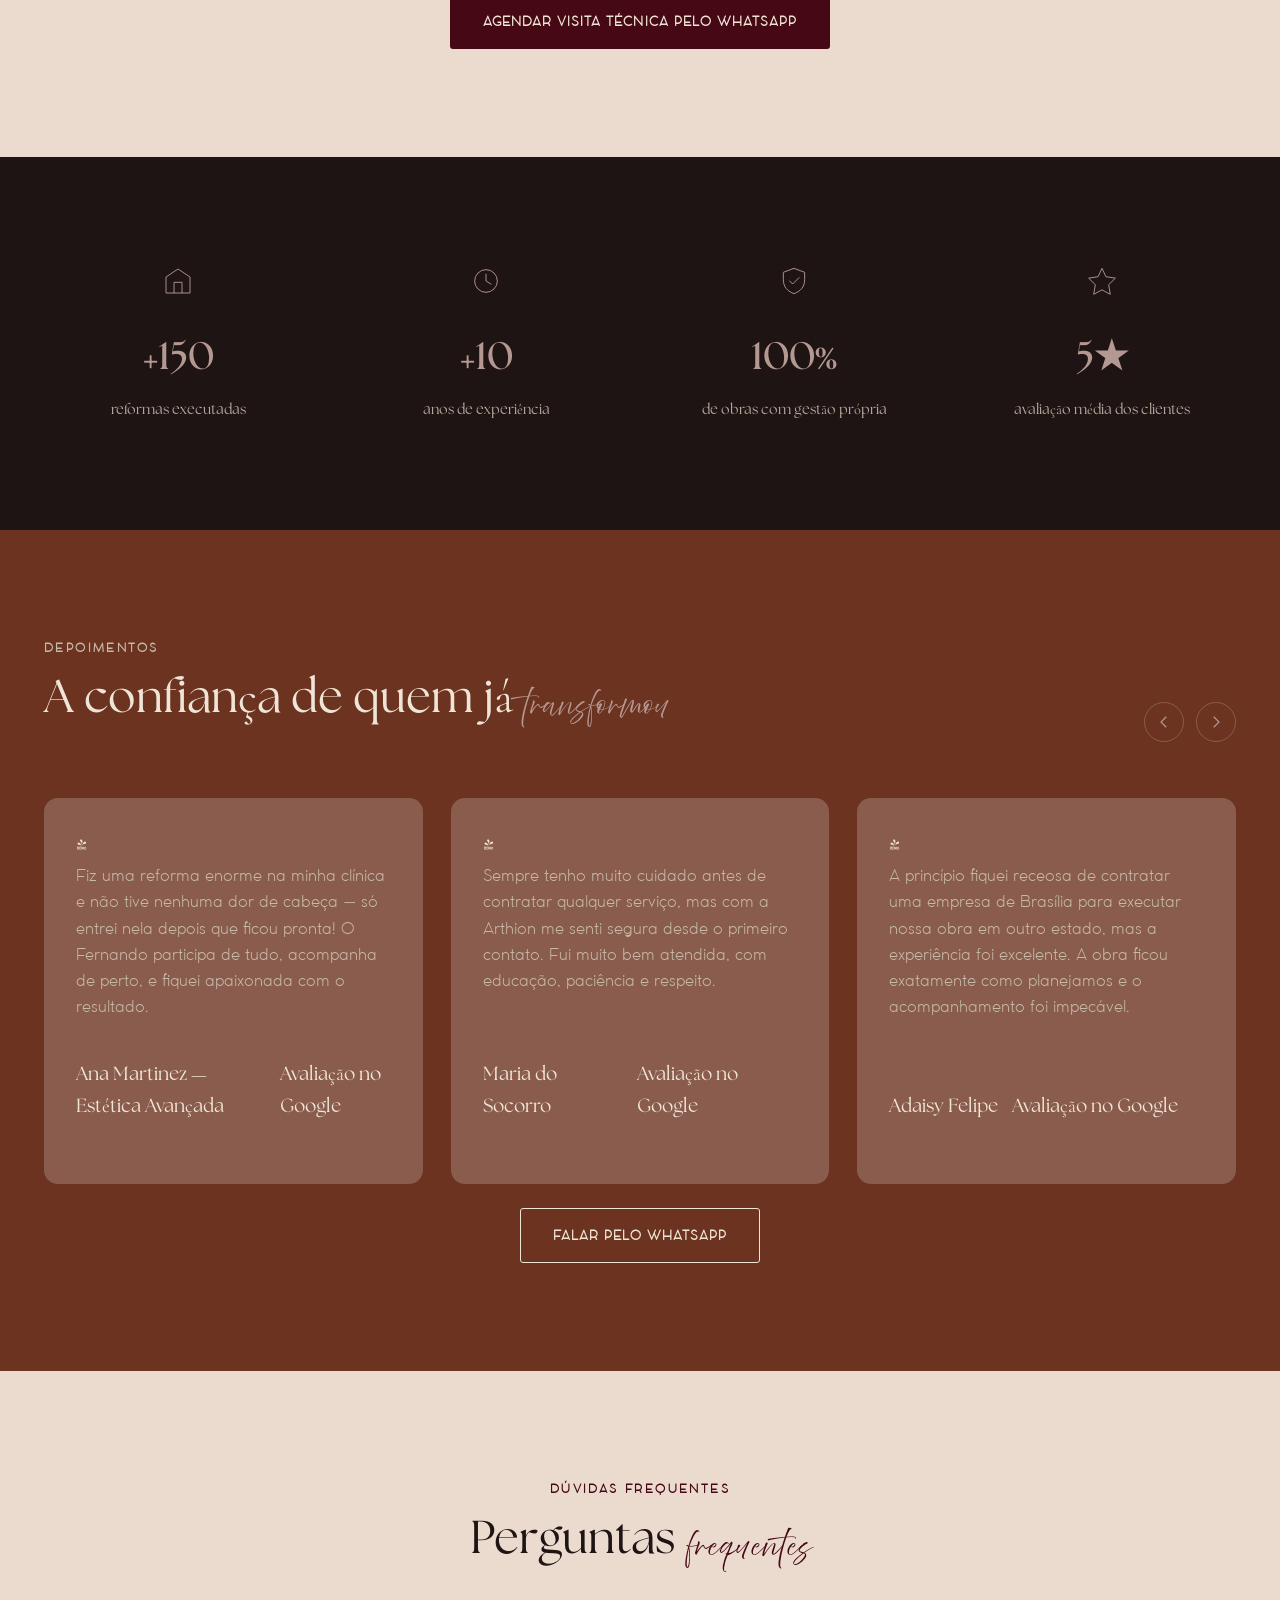
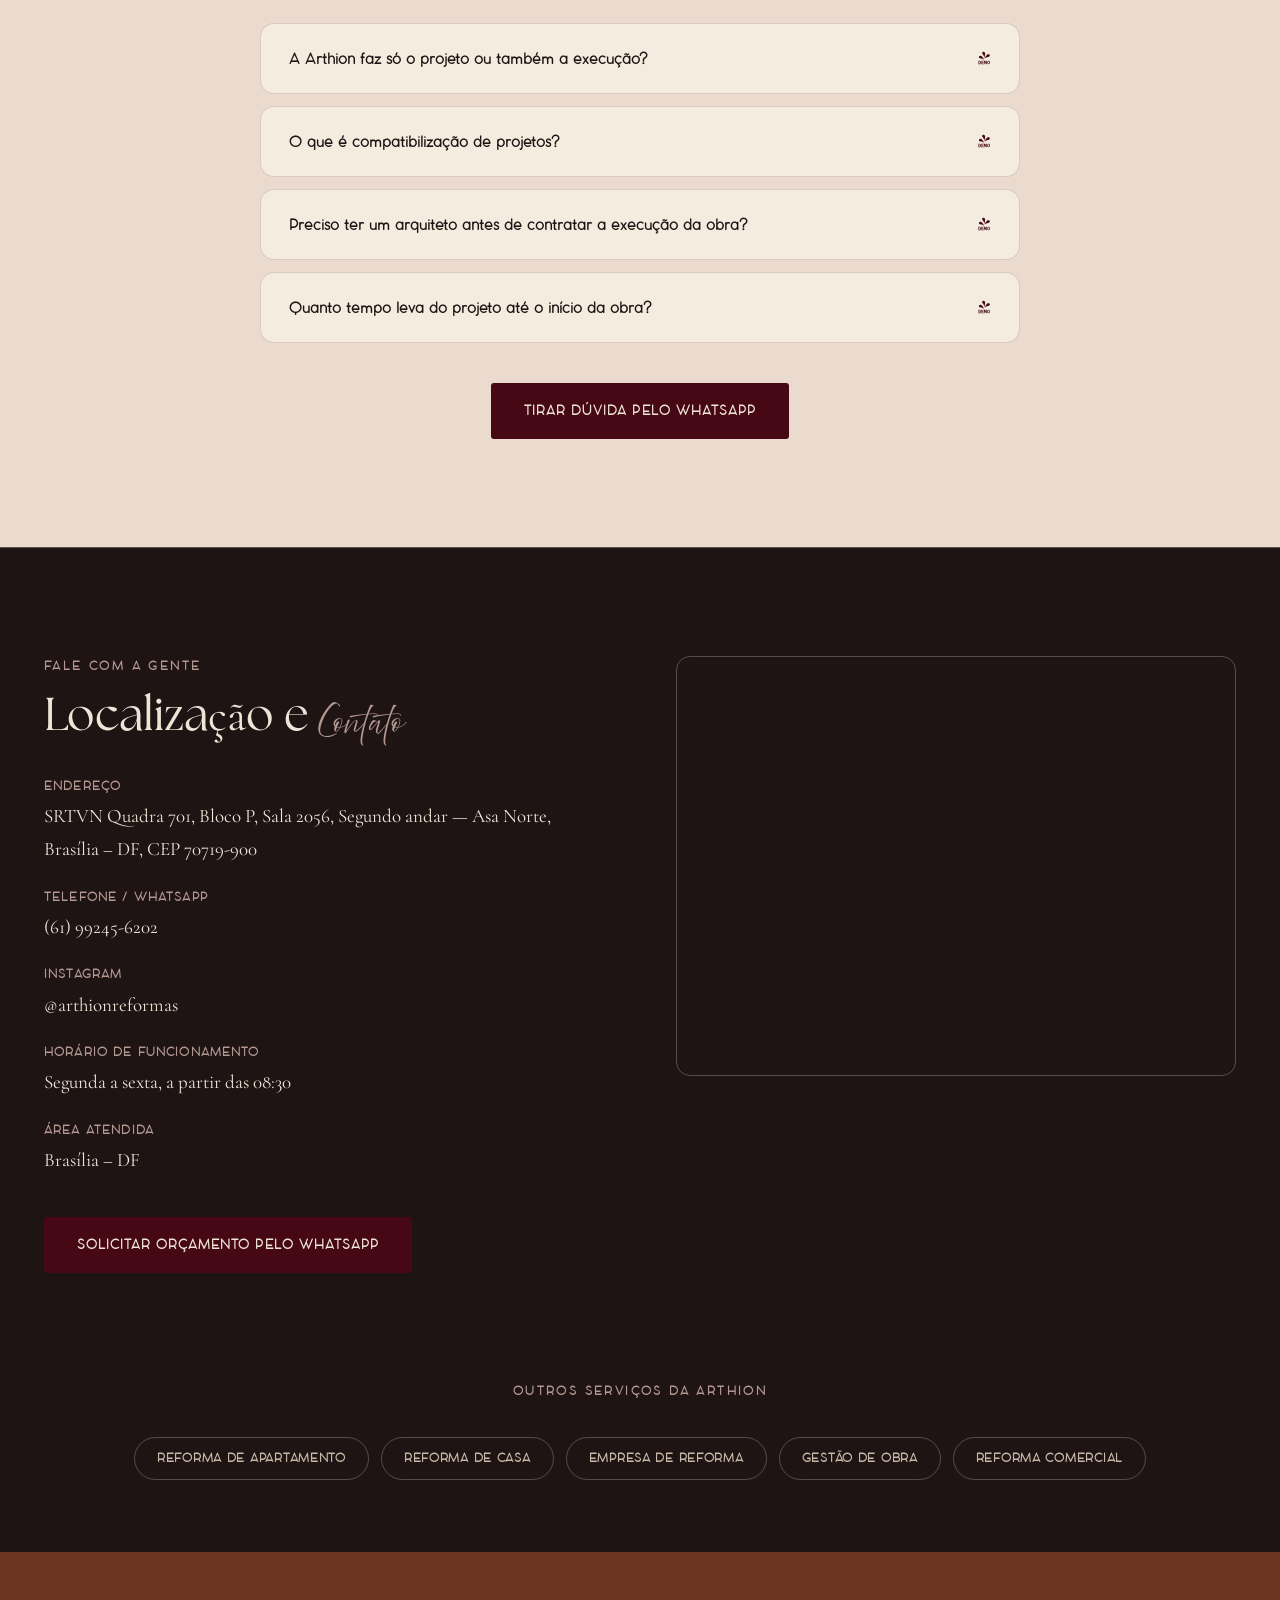
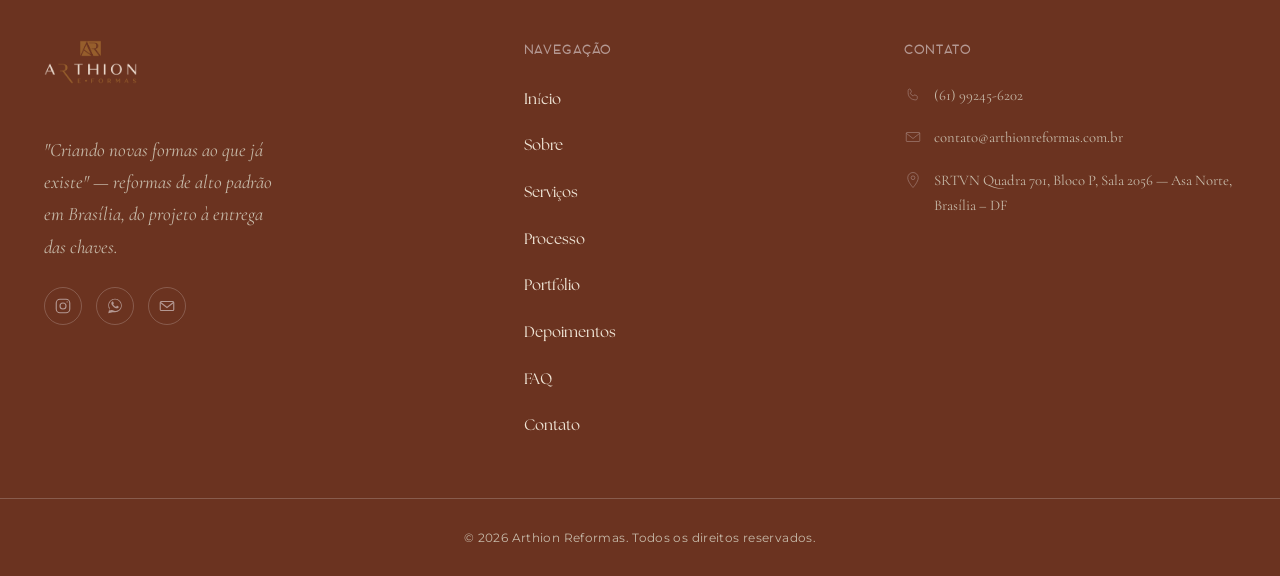
<file: projeto-e-execucao.html>
<!DOCTYPE html>
<html lang="pt-BR">
<head>
<!-- Google tag (gtag.js) -->
<script async src="https://www.googletagmanager.com/gtag/js?id=AW-18241751082"></script>
<script>
  window.dataLayer = window.dataLayer || [];
  function gtag(){dataLayer.push(arguments);}
  gtag('js', new Date());

  gtag('config', 'AW-18241751082');
</script>

<!-- Evento de conversão "Clique WhatsApp" — ver index.html para detalhes do
fix de rastreamento (transport_type: 'beacon', sem bloquear a navegação). -->
<script>
function gtag_report_conversion(url) {
  gtag('event', 'conversion', {
      'send_to': 'AW-18241751082/SMw0CIzwotwcEKqQrPpD',
      'value': 1.0,
      'currency': 'BRL',
      'transport_type': 'beacon'
  });
  return true; // nunca usar "return false" nem preventDefault aqui
}
</script>

<meta charset="UTF-8">
<meta name="viewport" content="width=device-width, initial-scale=1.0">
<title>Projeto e Execução de Reforma em Brasília | Arthion</title>
<meta name="description" content="Projeto arquitetônico e execução de obra em um só lugar. Compatibilização de projetos e acompanhamento do início ao fim, em Brasília – DF.">

<!-- Open Graph -->
<meta property="og:type" content="website">
<meta property="og:title" content="Projeto e Execução de Reforma em Brasília | Arthion">
<meta property="og:description" content="Projeto arquitetônico e execução de obra em um só lugar. Compatibilização de projetos e acompanhamento do início ao fim, em Brasília – DF.">
<meta property="og:image" content="https://www.arthionreformas.com.br/assets/img/og-image.jpg"> <!-- SUBSTITUIR: imagem 1200x630px real -->
<meta property="og:locale" content="pt_BR">
<meta property="og:url" content="https://www.arthionreformas.com.br/projeto-e-execucao.html">

<!-- Twitter Card -->
<meta name="twitter:card" content="summary_large_image">
<meta name="twitter:title" content="Projeto e Execução de Reforma em Brasília | Arthion">
<meta name="twitter:description" content="Projeto arquitetônico e execução de obra em um só lugar. Compatibilização de projetos e acompanhamento do início ao fim, em Brasília – DF.">
<meta name="twitter:image" content="https://www.arthionreformas.com.br/assets/img/og-image.jpg"> <!-- SUBSTITUIR: mesma imagem do og:image -->

<link rel="canonical" href="https://www.arthionreformas.com.br/projeto-e-execucao.html">

<link rel="icon" href="assets/logo/favicon.png" type="image/png">

<link rel="preconnect" href="https://fonts.googleapis.com">
<link rel="preconnect" href="https://fonts.gstatic.com" crossorigin>
<link href="https://fonts.googleapis.com/css2?family=Alex+Brush&family=Cormorant+Garamond:ital,wght@0,400;0,500;0,600;1,400;1,500&family=Montserrat:wght@400;500;600;700&display=swap" rel="stylesheet">

<link rel="stylesheet" href="css/style.min.css">

<link rel="preload" as="image" href="assets/img/projetos/raquel-e-gustavo/02.jpg" fetchpriority="high">

<!-- Schema.org — FAQPage (mesmo conteúdo da seção #faq abaixo) -->
<script type="application/ld+json">
{
  "@context": "https://schema.org",
  "@type": "FAQPage",
  "mainEntity": [
    {
      "@type": "Question",
      "name": "A Arthion faz só o projeto ou também a execução?",
      "acceptedAnswer": {
        "@type": "Answer",
        "text": "As duas coisas. A Arthion oferece desde a consultoria técnica de viabilidade e o projeto arquitetônico até a execução completa da obra, com a opção de contratar projeto e execução em um único serviço."
      }
    },
    {
      "@type": "Question",
      "name": "O que é compatibilização de projetos?",
      "acceptedAnswer": {
        "@type": "Answer",
        "text": "É o processo de alinhar o projeto arquitetônico com as demais especialidades da obra — elétrica, hidráulica, ar-condicionado — para evitar conflitos e retrabalho durante a execução."
      }
    },
    {
      "@type": "Question",
      "name": "Preciso ter um arquiteto antes de contratar a execução da obra?",
      "acceptedAnswer": {
        "@type": "Answer",
        "text": "Não necessariamente. A Arthion pode desenvolver o projeto do zero ou compatibilizar um projeto já existente antes do início da obra."
      }
    },
    {
      "@type": "Question",
      "name": "Quanto tempo leva do projeto até o início da obra?",
      "acceptedAnswer": {
        "@type": "Answer",
        "text": "O prazo varia conforme a complexidade do projeto. Na visita técnica inicial, a Arthion apresenta uma estimativa de cronograma para o seu caso."
      }
    }
  ]
}
</script>
</head>
<body>

<a class="skip-link" href="#conteudo">Pular para o conteúdo</a>

<!-- HEADER -->
<header class="header" id="header">
  <div class="container header__inner">
    <a href="index.html#inicio" class="header__logo" aria-label="Arthion Reformas — página inicial">
      <img src="img/arthion-icone-crop.png" alt="Arthion Reformas" width="108" height="80">
    </a>

    <nav class="nav" id="nav" aria-label="Navegação principal">
      <ul class="nav__list">
        <li><a href="index.html#inicio" class="nav__link">Início</a></li>
        <li><a href="index.html#sobre" class="nav__link">Sobre</a></li>
        <li><a href="index.html#servicos" class="nav__link">Serviços</a></li>
        <li><a href="index.html#processo" class="nav__link">Processo</a></li>
        <li><a href="projetos.html" class="nav__link">Portfólio</a></li>
        <li><a href="index.html#depoimentos" class="nav__link">Depoimentos</a></li>
        <li><a href="index.html#faq" class="nav__link">FAQ</a></li>
        <li><a href="index.html#contato" class="nav__link">Contato</a></li>
      </ul>
    </nav>

    <a
      class="btn btn--primary header__cta"
      href="https://wa.me/5561992456202?text=Ol%C3%A1!%20Vim%20pela%20p%C3%A1gina%20de%20Projeto%20e%20Execu%C3%A7%C3%A3o%20da%20Arthion%20Reformas%20e%20gostaria%20de%20solicitar%20um%20or%C3%A7amento."
      target="_blank"
      rel="noopener"
      aria-label="Solicitar orçamento pelo WhatsApp"
      onclick="gtag_report_conversion('https://wa.me/5561992456202?text=Ol%C3%A1!%20Vim%20pela%20p%C3%A1gina%20de%20Projeto%20e%20Execu%C3%A7%C3%A3o%20da%20Arthion%20Reformas%20e%20gostaria%20de%20solicitar%20um%20or%C3%A7amento.');"
    >Solicitar orçamento</a>

    <button class="hamburger" id="hamburger" aria-label="Abrir menu" aria-expanded="false" aria-controls="nav">
      <span></span><span></span><span></span>
    </button>
  </div>
</header>

<main id="conteudo">

  <!-- HERO -->
  <section class="hero" id="inicio">
    <div class="hero__col reveal">
      <p class="eyebrow">Projeto e execução em Brasília</p>
      <h1 class="hero__title">Projeto e<br><em>Execução</em><br>Juntos</h1>
      <p class="hero__subtitle">Arquiteto para reforma de apartamento, casa ou espaço comercial, com compatibilização de projetos e execução pelo mesmo escritório — do estudo de viabilidade à obra pronta.</p>
      <div class="hero__actions">
        <a
          class="btn btn--primary"
          href="https://wa.me/5561992456202?text=Ol%C3%A1!%20Vim%20pela%20p%C3%A1gina%20de%20Projeto%20e%20Execu%C3%A7%C3%A3o%20da%20Arthion%20Reformas%20e%20gostaria%20de%20solicitar%20um%20or%C3%A7amento."
          target="_blank"
          rel="noopener"
          onclick="gtag_report_conversion('https://wa.me/5561992456202?text=Ol%C3%A1!%20Vim%20pela%20p%C3%A1gina%20de%20Projeto%20e%20Execu%C3%A7%C3%A3o%20da%20Arthion%20Reformas%20e%20gostaria%20de%20solicitar%20um%20or%C3%A7amento.');"
        >Solicitar orçamento</a>
        <a class="btn btn--outline" href="#contato">Entrar em Contato</a>
      </div>
    </div>

    <div class="hero__media reveal">
      <img src="assets/img/projetos/raquel-e-gustavo/02.jpg" alt="Sala de jantar com forro em madeira em residência projetada e executada pela Arthion" width="1279" height="1600" loading="eager" fetchpriority="high">
    </div>
  </section>

  <!-- GALERIA DE PROJETOS RELACIONADOS (logo após o Hero) -->
  <section class="section section--divider" id="galeria">
    <div class="container">
      <div class="section__head reveal">
        <p class="eyebrow eyebrow--light">Projetos realizados</p>
        <h2 class="section__title section__title--light">Do traço à <em>entrega</em></h2>
        <p>Residências e espaços corporativos em que a Arthion assinou o projeto e também executou a obra, do início ao fim.</p>
      </div>

      <div class="project-gallery">
        <a class="reveal" href="assets/img/projetos/regina/04.jpg" target="_blank" rel="noopener">
          <img src="assets/img/projetos/regina/04.jpg" alt="Cozinha com cantinho de café em apartamento projetado e executado pela Arthion" width="1320" height="880" loading="lazy">
        </a>

        <a class="reveal" href="assets/img/projetos/raquel-e-gustavo/01.jpg" target="_blank" rel="noopener">
          <img src="assets/img/projetos/raquel-e-gustavo/01.jpg" alt="Banheiro com bancada em mármore verde em residência projetada e executada pela Arthion" width="1279" height="1600" loading="lazy">
        </a>

        <a class="reveal" href="assets/img/projetos/escritorio-cj/04.jpg" target="_blank" rel="noopener">
          <img src="assets/img/projetos/escritorio-cj/04.jpg" alt="Sala de reuniões com obras de arte em escritório projetado e executado pela Arthion" width="1320" height="880" loading="lazy">
        </a>

        <a class="reveal" href="assets/img/projetos/joana/01.jpg" target="_blank" rel="noopener">
          <img src="assets/img/projetos/joana/01.jpg" alt="Cozinha e jantar integrados em apartamento projetado e executado pela Arthion" width="1437" height="809" loading="lazy">
        </a>

        <a class="reveal" href="assets/img/projetos/eilinia/01.jpg" target="_blank" rel="noopener">
          <img src="assets/img/projetos/eilinia/01.jpg" alt="Sala de estar e jantar integrados em apartamento projetado e executado pela Arthion" width="1600" height="774" loading="lazy">
        </a>
      </div>

      <div class="portfolio__cta reveal">
        <a
          class="btn btn--primary"
          href="https://wa.me/5561992456202?text=Ol%C3%A1!%20Vim%20pela%20p%C3%A1gina%20de%20Projeto%20e%20Execu%C3%A7%C3%A3o%20da%20Arthion%20Reformas%20e%20gostaria%20de%20solicitar%20um%20or%C3%A7amento."
          target="_blank"
          rel="noopener"
          onclick="gtag_report_conversion('https://wa.me/5561992456202?text=Ol%C3%A1!%20Vim%20pela%20p%C3%A1gina%20de%20Projeto%20e%20Execu%C3%A7%C3%A3o%20da%20Arthion%20Reformas%20e%20gostaria%20de%20solicitar%20um%20or%C3%A7amento.');"
        >Solicitar orçamento</a>
        <a class="btn btn--outline" href="projetos.html">Ver todos os projetos</a>
      </div>
    </div>
  </section>

  <!-- BARRA DE DIFERENCIAIS -->
  <section class="section section--dark section--claro">
    <div class="container">
      <div class="differentials">
        <div class="differential reveal">
          <svg class="icon" width="36" height="36" viewBox="0 0 48 48" fill="none" stroke="currentColor" stroke-width="1.3" aria-hidden="true">
            <rect x="14" y="8" width="20" height="32" rx="2"/>
            <path d="M18 8V6a2 2 0 0 1 2-2h8a2 2 0 0 1 2 2v2"/>
            <path d="M18 23l4 4 8-9"/>
          </svg>
          <h3>Gestão completa</h3>
          <p>Do estudo inicial à entrega das chaves, uma única equipe responsável por todo o processo.</p>
        </div>

        <div class="differential reveal">
          <svg class="icon" width="36" height="36" viewBox="0 0 48 48" fill="none" stroke="currentColor" stroke-width="1.3" aria-hidden="true">
            <circle cx="24" cy="24" r="17"/>
            <path d="M24 13v11l8 5"/>
          </svg>
          <h3>Prazos cumpridos</h3>
          <p>Planejamento rigoroso de cronograma, com acompanhamento constante da execução.</p>
        </div>

        <div class="differential reveal">
          <svg class="icon" width="36" height="36" viewBox="0 0 48 48" fill="none" stroke="currentColor" stroke-width="1.3" aria-hidden="true">
            <circle cx="18" cy="16" r="6"/>
            <path d="M6 41c0-7.5 5.4-12.5 12-12.5S30 33.5 30 41"/>
            <circle cx="34" cy="18" r="5"/>
            <path d="M30 41c.4-6.3 4-11 12-11"/>
          </svg>
          <h3>Equipe especializada</h3>
          <p>Arquitetos, engenheiros e mestres de obra dedicados a projetos de alto padrão.</p>
        </div>

        <div class="differential reveal">
          <svg class="icon" width="36" height="36" viewBox="0 0 48 48" fill="none" stroke="currentColor" stroke-width="1.3" aria-hidden="true">
            <path d="M24 6l4.2 13.8L42 24l-13.8 4.2L24 42l-4.2-13.8L6 24l13.8-4.2z"/>
          </svg>
          <h3>Acabamento impecável</h3>
          <p>Curadoria de materiais e atenção a cada detalhe até o último ajuste da obra.</p>
        </div>
      </div>
    </div>
  </section>

  <!-- SERVIÇOS ESPECÍFICOS -->
  <section class="section section--dark" id="servicos">
    <div class="container">
      <div class="section__head reveal">
        <p class="eyebrow eyebrow--light">Projeto e execução</p>
        <h2 class="section__title section__title--light">Do <em>projeto</em> à obra pronta</h2>
      </div>

      <div class="services-grid">
        <div class="services">
          <div class="service reveal">
            <p class="service__number">01</p>
            <h3>Projeto arquitetônico e de interiores</h3>
          </div>
          <div class="service reveal">
            <p class="service__number">02</p>
            <h3>Compatibilização de projetos complementares</h3>
          </div>
          <div class="service reveal">
            <p class="service__number">03</p>
            <h3>Projeto e execução em um único contrato</h3>
          </div>
          <div class="service reveal">
            <p class="service__number">04</p>
            <h3>Arquiteto responsável do início ao fim</h3>
          </div>
          <div class="service reveal">
            <p class="service__number">05</p>
            <h3>Estudo de viabilidade técnica</h3>
          </div>
          <div class="service reveal">
            <p class="service__number">06</p>
            <h3>Acompanhamento de obra pelo mesmo escritório</h3>
          </div>
        </div>

        <div class="services__media img-placeholder reveal">
          <img src="assets/img/projetos/escritorio-cj/01.jpg" alt="Sala de reuniões corporativa projetada e executada pela Arthion" width="1320" height="880" loading="lazy">
        </div>
      </div>
    </div>
  </section>

  <!-- PROCESSO -->
  <section class="section section--claro" id="processo">
    <div class="container">
      <div class="section__head reveal">
        <p class="eyebrow">Nosso processo</p>
        <h2 class="section__title">Transparência em <em>cada etapa</em></h2>
      </div>

      <div class="process">
        <div class="process-step reveal">
          <p class="process-step__number">01</p>
          <div class="process-step__circle">
            <svg class="icon" viewBox="0 0 48 48" fill="none" stroke="currentColor" stroke-width="1.4" aria-hidden="true">
              <circle cx="20" cy="20" r="12"/>
              <path d="M29 29l11 11"/>
            </svg>
          </div>
          <h3>Visita técnica</h3>
          <p>Avaliação presencial do espaço e escuta das necessidades do cliente.</p>
        </div>

        <div class="process-step reveal">
          <p class="process-step__number">02</p>
          <div class="process-step__circle">
            <svg class="icon" viewBox="0 0 48 48" fill="none" stroke="currentColor" stroke-width="1.4" aria-hidden="true">
              <path d="M8 40l3-11 21-21 8 8-21 21-11 3z"/>
              <path d="M26 12l8 8"/>
            </svg>
          </div>
          <h3>Projeto</h3>
          <p>Concepção arquitetônica e de interiores alinhada à identidade do cliente.</p>
        </div>

        <div class="process-step reveal">
          <p class="process-step__number">03</p>
          <div class="process-step__circle">
            <svg class="icon" viewBox="0 0 48 48" fill="none" stroke="currentColor" stroke-width="1.4" aria-hidden="true">
              <rect x="8" y="10" width="32" height="28" rx="2"/>
              <path d="M8 18h32"/>
              <path d="M16 6v8M32 6v8"/>
            </svg>
          </div>
          <h3>Planejamento</h3>
          <p>Cronograma, orçamento e escolha de materiais definidos com clareza.</p>
        </div>

        <div class="process-step reveal">
          <p class="process-step__number">04</p>
          <div class="process-step__circle">
            <svg class="icon" viewBox="0 0 48 48" fill="none" stroke="currentColor" stroke-width="1.4" aria-hidden="true">
              <path d="M27 22l11 11-4 4-11-11z"/>
              <path d="M9 40l11-11 4 4-11 11z"/>
              <path d="M23 18l7-7 7 7-7 7z"/>
            </svg>
          </div>
          <h3>Execução</h3>
          <p>Gestão diária da obra com fiscalização de qualidade em cada etapa.</p>
        </div>

        <div class="process-step reveal">
          <p class="process-step__number">05</p>
          <div class="process-step__circle">
            <svg class="icon" viewBox="0 0 48 48" fill="none" stroke="currentColor" stroke-width="1.4" aria-hidden="true">
              <circle cx="16" cy="24" r="8"/>
              <path d="M23 24h17"/>
              <path d="M34 24v6M40 24v6"/>
            </svg>
          </div>
          <h3>Entrega</h3>
          <p>Entrega das chaves com o projeto fielmente realizado, do início ao fim.</p>
        </div>
      </div>

      <div class="process__cta reveal">
        <a
          class="btn btn--primary"
          href="https://wa.me/5561992456202?text=Ol%C3%A1!%20Vim%20pela%20p%C3%A1gina%20de%20Projeto%20e%20Execu%C3%A7%C3%A3o%20da%20Arthion%20Reformas%20e%20gostaria%20de%20solicitar%20um%20or%C3%A7amento."
          target="_blank"
          rel="noopener"
          onclick="gtag_report_conversion('https://wa.me/5561992456202?text=Ol%C3%A1!%20Vim%20pela%20p%C3%A1gina%20de%20Projeto%20e%20Execu%C3%A7%C3%A3o%20da%20Arthion%20Reformas%20e%20gostaria%20de%20solicitar%20um%20or%C3%A7amento.');"
        >Agendar visita técnica pelo WhatsApp</a>
      </div>
    </div>
  </section>

  <!-- ESTATÍSTICAS -->
  <section class="section">
    <div class="container stats">
      <div class="stat reveal">
        <svg class="icon" width="32" height="32" viewBox="0 0 48 48" fill="none" stroke="currentColor" stroke-width="1.3" aria-hidden="true">
          <path d="M6 42V18L24 6l18 12v24H6Z"/>
          <path d="M18 42V26h12v16"/>
        </svg>
        <span class="stat__number"><span class="num-symbol">+</span>150</span>
        <p>reformas executadas</p>
      </div>

      <div class="stat reveal">
        <svg class="icon" width="32" height="32" viewBox="0 0 48 48" fill="none" stroke="currentColor" stroke-width="1.3" aria-hidden="true">
          <circle cx="24" cy="24" r="17"/>
          <path d="M24 13v11l8 5"/>
        </svg>
        <span class="stat__number"><span class="num-symbol">+</span>10</span>
        <p>anos de experiência</p>
      </div>

      <div class="stat reveal">
        <svg class="icon" width="32" height="32" viewBox="0 0 48 48" fill="none" stroke="currentColor" stroke-width="1.3" aria-hidden="true">
          <path d="M24 5l16 6v11c0 11.5-7 17.7-16 21C15 39.7 8 33.5 8 22V11z"/>
          <path d="M17 23.5l5 5 10-10"/>
        </svg>
        <span class="stat__number">100<span class="num-symbol">%</span></span>
        <p>de obras com gestão própria</p>
      </div>

      <div class="stat reveal">
        <svg class="icon" width="32" height="32" viewBox="0 0 48 48" fill="none" stroke="currentColor" stroke-width="1.3" aria-hidden="true">
          <path d="M24 5l5.9 12.6L44 19.7l-10 9.9 2.4 14.4L24 37.3 11.6 44l2.4-14.4-10-9.9 14.1-2.1L24 5z"/>
        </svg>
        <span class="stat__number">5★</span>
        <p>avaliação média dos clientes</p>
      </div>
    </div>
  </section>

  <!-- DEPOIMENTOS -->
  <section class="section section--dark" id="depoimentos">
    <div class="container">
      <div class="section__head section__head--split reveal">
        <div>
          <p class="eyebrow eyebrow--light">Depoimentos</p>
          <h2 class="section__title section__title--light">A confiança de quem já <em>transformou</em></h2>
        </div>
        <div class="testimonials-nav">
          <button class="testimonials-nav__btn" id="testimonialPrev" aria-label="Depoimento anterior">
            <svg width="18" height="18" viewBox="0 0 24 24" fill="none" stroke="currentColor" stroke-width="1.6"><path d="M15 5l-7 7 7 7"/></svg>
          </button>
          <button class="testimonials-nav__btn" id="testimonialNext" aria-label="Próximo depoimento">
            <svg width="18" height="18" viewBox="0 0 24 24" fill="none" stroke="currentColor" stroke-width="1.6"><path d="M9 5l7 7-7 7"/></svg>
          </button>
        </div>
      </div>

      <div class="testimonials" id="testimonialsTrack">
        <blockquote class="testimonial reveal">
          <span class="testimonial__mark" aria-hidden="true">"</span>
          <p class="testimonial__quote">Fiz uma reforma enorme na minha clínica e não tive nenhuma dor de cabeça — só entrei nela depois que ficou pronta! O Fernando participa de tudo, acompanha de perto, e fiquei apaixonada com o resultado.</p>
          <footer class="testimonial__author">Ana Martinez — Estética Avançada<span>Avaliação no Google</span></footer>
        </blockquote>

        <blockquote class="testimonial reveal">
          <span class="testimonial__mark" aria-hidden="true">"</span>
          <p class="testimonial__quote">Sempre tenho muito cuidado antes de contratar qualquer serviço, mas com a Arthion me senti segura desde o primeiro contato. Fui muito bem atendida, com educação, paciência e respeito.</p>
          <footer class="testimonial__author">Maria do Socorro<span>Avaliação no Google</span></footer>
        </blockquote>

        <blockquote class="testimonial reveal">
          <span class="testimonial__mark" aria-hidden="true">"</span>
          <p class="testimonial__quote">A princípio fiquei receosa de contratar uma empresa de Brasília para executar nossa obra em outro estado, mas a experiência foi excelente. A obra ficou exatamente como planejamos e o acompanhamento foi impecável.</p>
          <footer class="testimonial__author">Adaisy Felipe<span>Avaliação no Google</span></footer>
        </blockquote>
      </div>

      <div class="testimonials__cta reveal">
        <a
          class="btn btn--outline"
          href="https://wa.me/5561992456202?text=Ol%C3%A1!%20Vim%20pela%20p%C3%A1gina%20de%20Projeto%20e%20Execu%C3%A7%C3%A3o%20da%20Arthion%20Reformas%20e%20gostaria%20de%20solicitar%20um%20or%C3%A7amento."
          target="_blank"
          rel="noopener"
          onclick="gtag_report_conversion('https://wa.me/5561992456202?text=Ol%C3%A1!%20Vim%20pela%20p%C3%A1gina%20de%20Projeto%20e%20Execu%C3%A7%C3%A3o%20da%20Arthion%20Reformas%20e%20gostaria%20de%20solicitar%20um%20or%C3%A7amento.');"
        >Falar pelo WhatsApp</a>
      </div>
    </div>
  </section>

  <!-- PERGUNTAS FREQUENTES -->
  <section class="section section--claro" id="faq">
    <div class="container">
      <div class="section__head reveal">
        <p class="eyebrow">Dúvidas frequentes</p>
        <h2 class="section__title">Perguntas <em>frequentes</em></h2>
      </div>

      <div class="faq-list">
        <details class="faq-item reveal">
          <summary class="faq-item__question">A Arthion faz só o projeto ou também a execução?</summary>
          <p class="faq-item__answer">As duas coisas. A Arthion oferece desde a consultoria técnica de viabilidade e o projeto arquitetônico até a execução completa da obra, com a opção de contratar projeto e execução em um único serviço.</p>
        </details>

        <details class="faq-item reveal">
          <summary class="faq-item__question">O que é compatibilização de projetos?</summary>
          <p class="faq-item__answer">É o processo de alinhar o projeto arquitetônico com as demais especialidades da obra — elétrica, hidráulica, ar-condicionado — para evitar conflitos e retrabalho durante a execução.</p>
        </details>

        <details class="faq-item reveal">
          <summary class="faq-item__question">Preciso ter um arquiteto antes de contratar a execução da obra?</summary>
          <p class="faq-item__answer">Não necessariamente. A Arthion pode desenvolver o projeto do zero ou compatibilizar um projeto já existente antes do início da obra.</p>
        </details>

        <details class="faq-item reveal">
          <summary class="faq-item__question">Quanto tempo leva do projeto até o início da obra?</summary>
          <p class="faq-item__answer">O prazo varia conforme a complexidade do projeto. Na visita técnica inicial, a Arthion apresenta uma estimativa de cronograma para o seu caso.</p>
        </details>
      </div>

      <div class="faq__cta reveal">
        <a
          class="btn btn--primary"
          href="https://wa.me/5561992456202?text=Ol%C3%A1!%20Vim%20pela%20p%C3%A1gina%20de%20Projeto%20e%20Execu%C3%A7%C3%A3o%20da%20Arthion%20Reformas%20e%20gostaria%20de%20solicitar%20um%20or%C3%A7amento."
          target="_blank"
          rel="noopener"
          onclick="gtag_report_conversion('https://wa.me/5561992456202?text=Ol%C3%A1!%20Vim%20pela%20p%C3%A1gina%20de%20Projeto%20e%20Execu%C3%A7%C3%A3o%20da%20Arthion%20Reformas%20e%20gostaria%20de%20solicitar%20um%20or%C3%A7amento.');"
        >Tirar dúvida pelo WhatsApp</a>
      </div>
    </div>
  </section>

  <!-- LOCALIZAÇÃO E CONTATO -->
  <section class="section section--divider" id="contato">
    <div class="container contact">
      <div class="contact__info reveal">
        <p class="eyebrow">Fale com a gente</p>
        <h2 class="section__title">Localização e <em>Contato</em></h2>

        <ul class="contact__list">
          <li>
            <strong>Endereço</strong>
            <span>SRTVN Quadra 701, Bloco P, Sala 2056, Segundo andar — Asa Norte, Brasília – DF, CEP 70719-900</span>
          </li>
          <li>
            <strong>Telefone / WhatsApp</strong>
            <span>(61) 99245-6202</span>
          </li>
          <li>
            <strong>Instagram</strong>
            <span><a href="https://www.instagram.com/arthionreformas/" target="_blank" rel="noopener">@arthionreformas</a></span>
          </li>
          <li>
            <strong>Horário de funcionamento</strong>
            <span>Segunda a sexta, a partir das 08:30</span>
          </li>
          <li>
            <strong>Área atendida</strong>
            <span>Brasília – DF</span>
          </li>
        </ul>

        <a
          class="btn btn--primary"
          href="https://wa.me/5561992456202?text=Ol%C3%A1!%20Vim%20pela%20p%C3%A1gina%20de%20Projeto%20e%20Execu%C3%A7%C3%A3o%20da%20Arthion%20Reformas%20e%20gostaria%20de%20solicitar%20um%20or%C3%A7amento."
          target="_blank"
          rel="noopener"
          onclick="gtag_report_conversion('https://wa.me/5561992456202?text=Ol%C3%A1!%20Vim%20pela%20p%C3%A1gina%20de%20Projeto%20e%20Execu%C3%A7%C3%A3o%20da%20Arthion%20Reformas%20e%20gostaria%20de%20solicitar%20um%20or%C3%A7amento.');"
        >Solicitar orçamento pelo WhatsApp</a>
      </div>

      <div class="contact__map reveal">
        <iframe
          src="https://www.google.com/maps/embed?pb=!1m18!1m12!1m3!1d3839.3780739050676!2d-47.89091022487014!3d-15.78400638485485!2m3!1f0!2f0!3f0!3m2!1i1024!2i768!4f13.1!3m3!1m2!1s0x935a3b6623cad993%3A0xe0c4657cb2bde5a3!2sArthion%20Arquitetura!5e0!3m2!1spt-BR!2sbr!4v1784671436152!5m2!1spt-BR!2sbr"
          width="100%"
          height="100%"
          style="border:0;"
          allowfullscreen=""
          loading="lazy"
          referrerpolicy="strict-origin-when-cross-origin"
          title="Mapa de localização da Arthion Reformas"
        ></iframe>
      </div>
    </div>
  </section>

  <!-- OUTROS SERVIÇOS (links internos entre landing pages) -->
  <section class="section" style="padding-top: 0; padding-bottom: 72px;">
    <div class="container" style="text-align: center;">
      <p class="eyebrow reveal">Outros serviços da Arthion</p>
      <nav class="project-jumplinks reveal" aria-label="Outros serviços da Arthion">
        <a href="reforma-de-apartamento.html">Reforma de Apartamento</a>
        <a href="reforma-de-casa.html">Reforma de Casa</a>
        <a href="empresa-de-reforma.html">Empresa de Reforma</a>
        <a href="gestao-de-obra.html">Gestão de Obra</a>
        <a href="reforma-comercial.html">Reforma Comercial</a>
      </nav>
    </div>
  </section>

</main>

<!-- FOOTER -->
<footer class="footer">
  <div class="container footer__grid">

    <div class="footer__col">
      <a href="index.html#inicio" class="footer__logo" aria-label="Arthion Reformas — página inicial">
        <img src="img/arthion-logo-completo-claro-crop.png" alt="Arthion Reformas" width="168" height="80">
      </a>
      <p class="footer__desc">"Criando novas formas ao que já existe" — reformas de alto padrão em Brasília, do projeto à entrega das chaves.</p>

      <div class="footer__social">
        <a href="https://www.instagram.com/arthionreformas/" target="_blank" rel="noopener" aria-label="Instagram da Arthion Reformas">
          <svg viewBox="0 0 24 24" fill="none" stroke="currentColor" stroke-width="1.5" width="18" height="18" aria-hidden="true">
            <rect x="3" y="3" width="18" height="18" rx="5"/>
            <circle cx="12" cy="12" r="4"/>
            <circle cx="17.5" cy="6.5" r="0.8" fill="currentColor" stroke="none"/>
          </svg>
        </a>
        <a
          href="https://wa.me/5561992456202?text=Ol%C3%A1!%20Vim%20pelo%20site%20da%20Arthion%20Reformas%20e%20gostaria%20de%20solicitar%20um%20or%C3%A7amento."
          target="_blank"
          rel="noopener"
          aria-label="WhatsApp da Arthion Reformas"
          onclick="gtag_report_conversion('https://wa.me/5561992456202?text=Ol%C3%A1!%20Vim%20pelo%20site%20da%20Arthion%20Reformas%20e%20gostaria%20de%20solicitar%20um%20or%C3%A7amento.');"
        >
          <svg viewBox="0 0 32 32" width="18" height="18" fill="currentColor" aria-hidden="true">
            <path d="M16.001 3C9.373 3 4 8.373 4 15c0 2.362.688 4.564 1.875 6.417L4 29l7.771-1.833A11.94 11.94 0 0 0 16.001 27C22.628 27 28 21.627 28 15S22.628 3 16.001 3Zm0 21.75c-1.94 0-3.75-.53-5.303-1.454l-.38-.226-4.61 1.088 1.117-4.49-.248-.394A9.71 9.71 0 0 1 5.25 15c0-5.936 4.815-10.75 10.751-10.75S26.75 9.064 26.75 15 21.937 24.75 16.001 24.75Zm5.906-8.005c-.322-.161-1.903-.939-2.198-1.046-.295-.107-.51-.161-.724.161-.215.322-.833 1.046-1.021 1.261-.188.215-.376.242-.698.081-.322-.161-1.36-.501-2.591-1.598-.958-.854-1.605-1.909-1.793-2.231-.188-.322-.02-.496.141-.657.145-.144.322-.376.483-.564.161-.188.215-.322.322-.537.107-.215.054-.403-.027-.564-.081-.161-.724-1.746-.992-2.392-.261-.628-.526-.543-.724-.553-.188-.009-.403-.011-.618-.011-.215 0-.564.081-.859.403-.295.322-1.127 1.101-1.127 2.686 0 1.585 1.154 3.116 1.315 3.331.161.215 2.272 3.469 5.505 4.865.769.332 1.369.53 1.837.678.772.245 1.475.211 2.031.128.62-.093 1.903-.778 2.171-1.529.268-.752.268-1.396.188-1.529-.08-.134-.295-.215-.617-.376Z"/>
          </svg>
        </a>
        <a href="mailto:contato@arthionreformas.com.br" aria-label="E-mail da Arthion Reformas"> <!-- SUBSTITUIR: e-mail real -->
          <svg viewBox="0 0 24 24" fill="none" stroke="currentColor" stroke-width="1.5" width="18" height="18" aria-hidden="true">
            <rect x="3" y="6" width="18" height="12" rx="1.5"/>
            <path d="M3 7l9 7 9-7"/>
          </svg>
        </a>
      </div>
    </div>

    <div class="footer__col">
      <p class="footer__heading">Navegação</p>
      <ul class="footer__nav-list">
        <li><a href="index.html#inicio">Início</a></li>
        <li><a href="index.html#sobre">Sobre</a></li>
        <li><a href="index.html#servicos">Serviços</a></li>
        <li><a href="index.html#processo">Processo</a></li>
        <li><a href="projetos.html">Portfólio</a></li>
        <li><a href="index.html#depoimentos">Depoimentos</a></li>
        <li><a href="index.html#faq">FAQ</a></li>
        <li><a href="index.html#contato">Contato</a></li>
      </ul>
    </div>

    <div class="footer__col">
      <p class="footer__heading">Contato</p>
      <ul class="footer__contact-list">
        <li>
          <svg class="icon" viewBox="0 0 48 48" fill="none" stroke="currentColor" stroke-width="1.4" aria-hidden="true">
            <path d="M15 8c1 0 2 .5 2.4 1.4l2 4.6c.4.9.2 2-.5 2.7l-2.3 2.3c1.6 3.4 4.4 6.2 7.8 7.8l2.3-2.3c.7-.7 1.8-.9 2.7-.5l4.6 2c.9.4 1.4 1.4 1.4 2.4V33c0 2.2-1.8 4-4 4C19 37 11 29 11 18v-6c0-2.2 1.8-4 4-4z"/>
          </svg>
          <span>(61) 99245-6202</span>
        </li>
        <li>
          <svg class="icon" viewBox="0 0 48 48" fill="none" stroke="currentColor" stroke-width="1.4" aria-hidden="true">
            <rect x="6" y="12" width="36" height="24" rx="2"/>
            <path d="M6 14l18 14L42 14"/>
          </svg>
          <span>contato@arthionreformas.com.br</span> <!-- SUBSTITUIR: e-mail real -->
        </li>
        <li>
          <svg class="icon" viewBox="0 0 48 48" fill="none" stroke="currentColor" stroke-width="1.4" aria-hidden="true">
            <path d="M24 44S10 29 10 18a14 14 0 1 1 28 0c0 11-14 26-14 26z"/>
            <circle cx="24" cy="18" r="5"/>
          </svg>
          <span>SRTVN Quadra 701, Bloco P, Sala 2056 — Asa Norte, Brasília – DF</span>
        </li>
      </ul>
    </div>

  </div>

  <div class="footer__rule" aria-hidden="true"></div>

  <p class="footer__copy">© 2026 Arthion Reformas. Todos os direitos reservados.</p>
</footer>

<!-- BOTÃO FLUTUANTE WHATSAPP -->
<a
  class="whatsapp-float"
  href="https://wa.me/5561992456202?text=Ol%C3%A1!%20Vim%20pela%20p%C3%A1gina%20de%20Projeto%20e%20Execu%C3%A7%C3%A3o%20da%20Arthion%20Reformas%20e%20gostaria%20de%20solicitar%20um%20or%C3%A7amento."
  target="_blank"
  rel="noopener"
  aria-label="Falar com a Arthion Reformas pelo WhatsApp"
  onclick="gtag_report_conversion('https://wa.me/5561992456202?text=Ol%C3%A1!%20Vim%20pela%20p%C3%A1gina%20de%20Projeto%20e%20Execu%C3%A7%C3%A3o%20da%20Arthion%20Reformas%20e%20gostaria%20de%20solicitar%20um%20or%C3%A7amento.');"
>
  <svg viewBox="0 0 32 32" width="30" height="30" fill="currentColor" aria-hidden="true">
    <path d="M16.001 3C9.373 3 4 8.373 4 15c0 2.362.688 4.564 1.875 6.417L4 29l7.771-1.833A11.94 11.94 0 0 0 16.001 27C22.628 27 28 21.627 28 15S22.628 3 16.001 3Zm0 21.75c-1.94 0-3.75-.53-5.303-1.454l-.38-.226-4.61 1.088 1.117-4.49-.248-.394A9.71 9.71 0 0 1 5.25 15c0-5.936 4.815-10.75 10.751-10.75S26.75 9.064 26.75 15 21.937 24.75 16.001 24.75Zm5.906-8.005c-.322-.161-1.903-.939-2.198-1.046-.295-.107-.51-.161-.724.161-.215.322-.833 1.046-1.021 1.261-.188.215-.376.242-.698.081-.322-.161-1.36-.501-2.591-1.598-.958-.854-1.605-1.909-1.793-2.231-.188-.322-.02-.496.141-.657.145-.144.322-.376.483-.564.161-.188.215-.322.322-.537.107-.215.054-.403-.027-.564-.081-.161-.724-1.746-.992-2.392-.261-.628-.526-.543-.724-.553-.188-.009-.403-.011-.618-.011-.215 0-.564.081-.859.403-.295.322-1.127 1.101-1.127 2.686 0 1.585 1.154 3.116 1.315 3.331.161.215 2.272 3.469 5.505 4.865.769.332 1.369.53 1.837.678.772.245 1.475.211 2.031.128.62-.093 1.903-.778 2.171-1.529.268-.752.268-1.396.188-1.529-.08-.134-.295-.215-.617-.376Z"/>
  </svg>
</a>

<script src="js/main.min.js" defer></script>
</body>
</html>
</file>
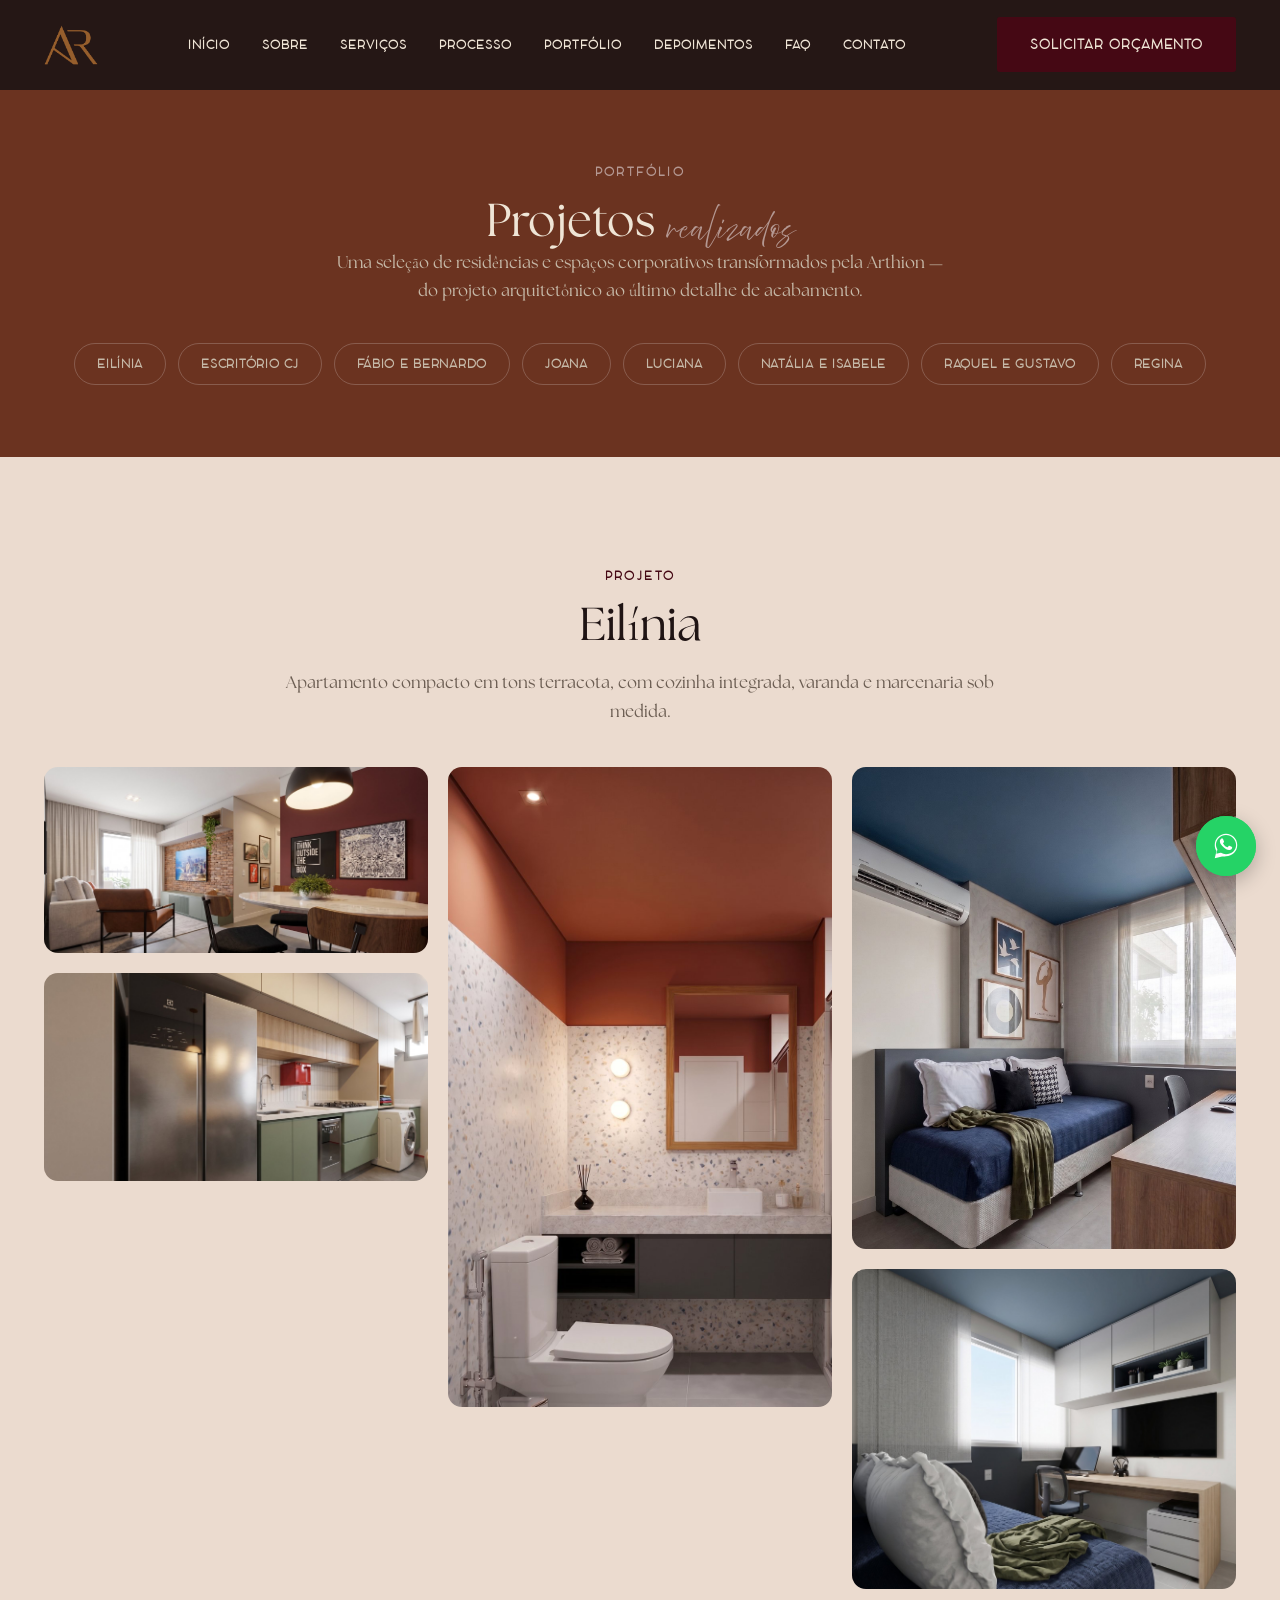
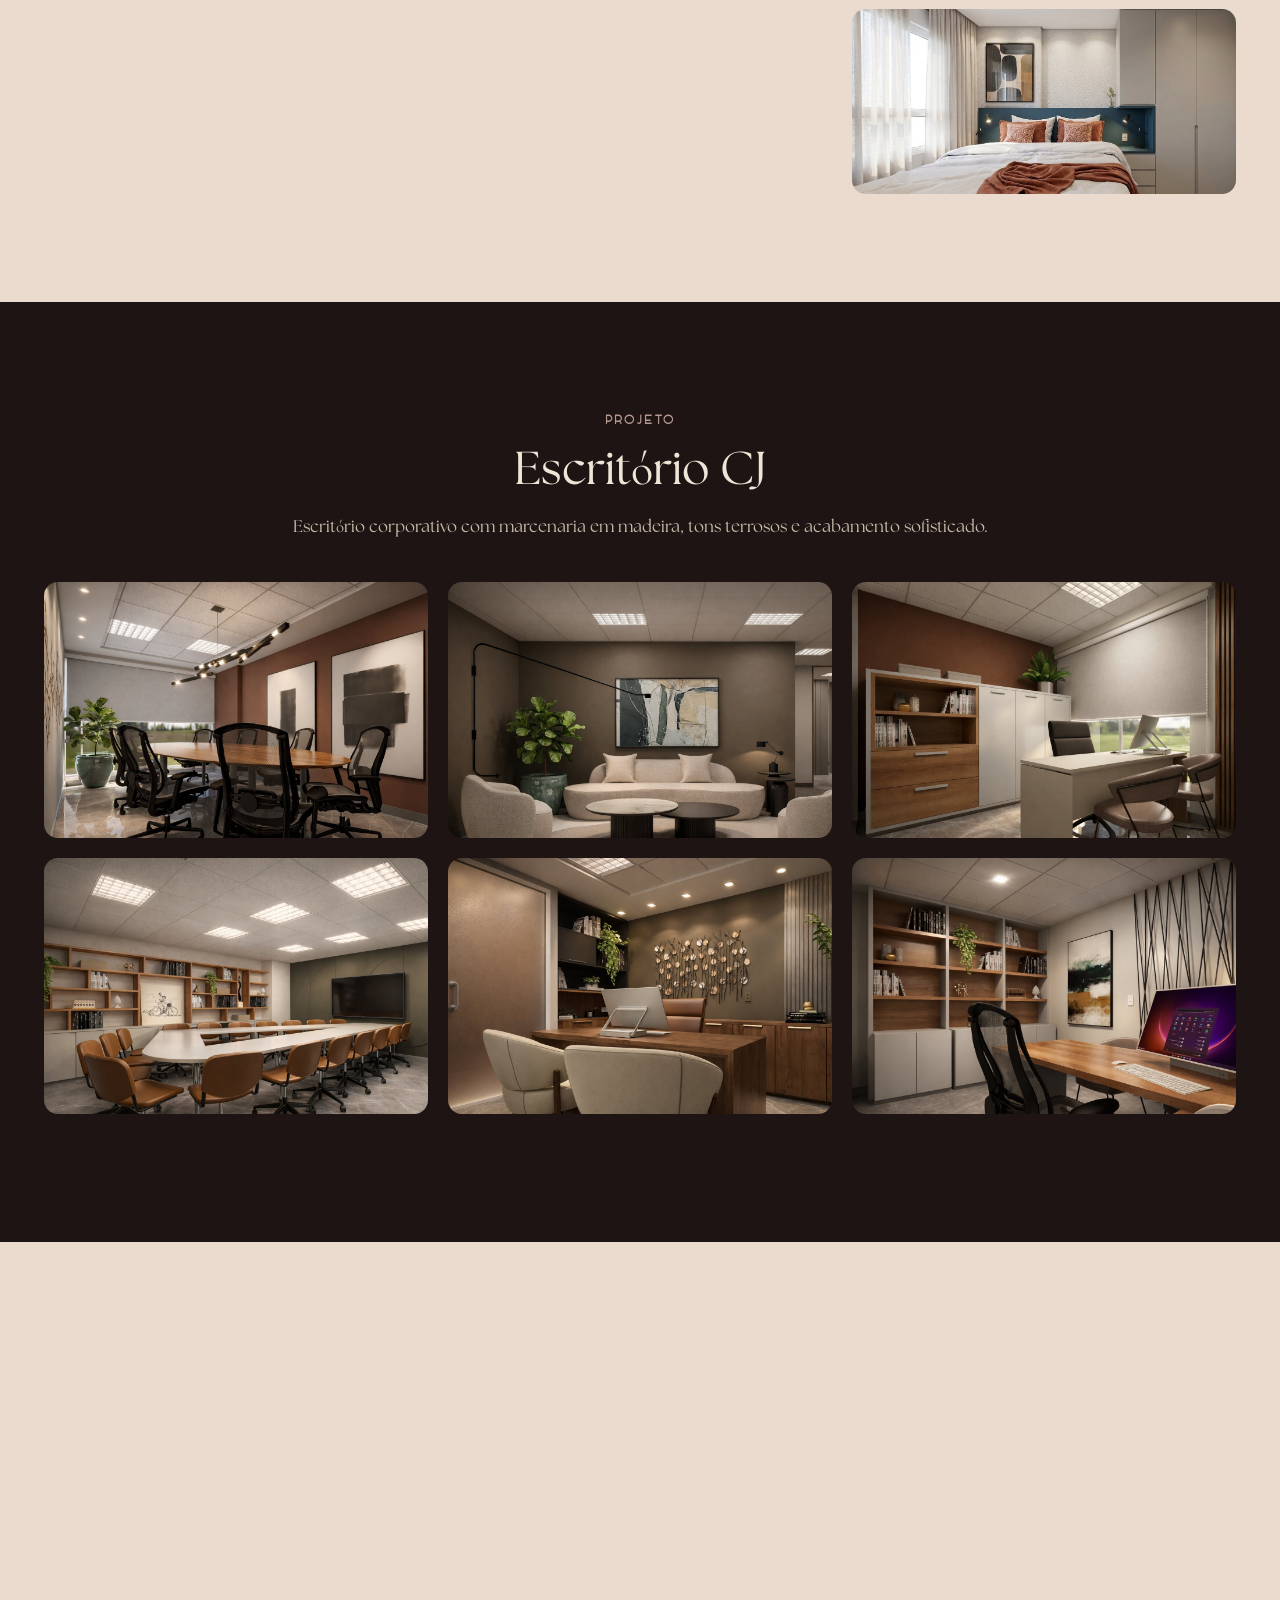
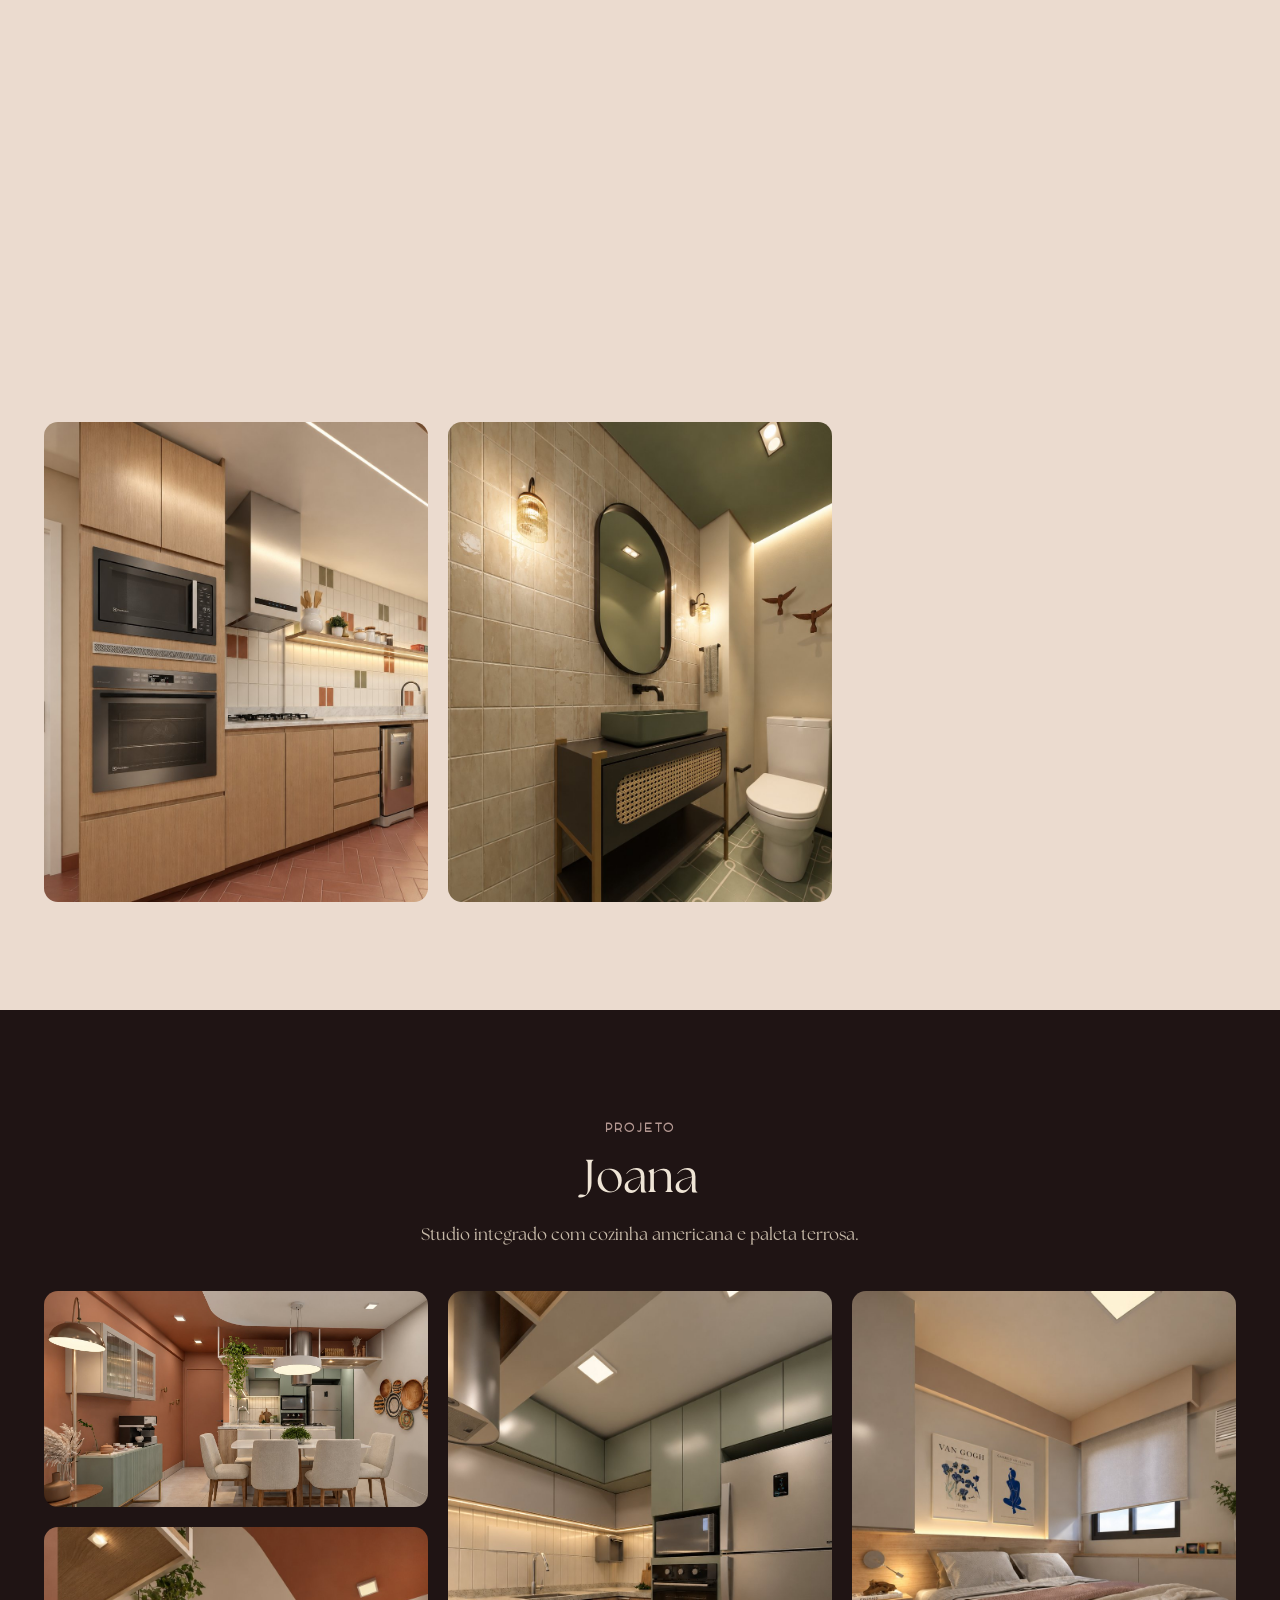
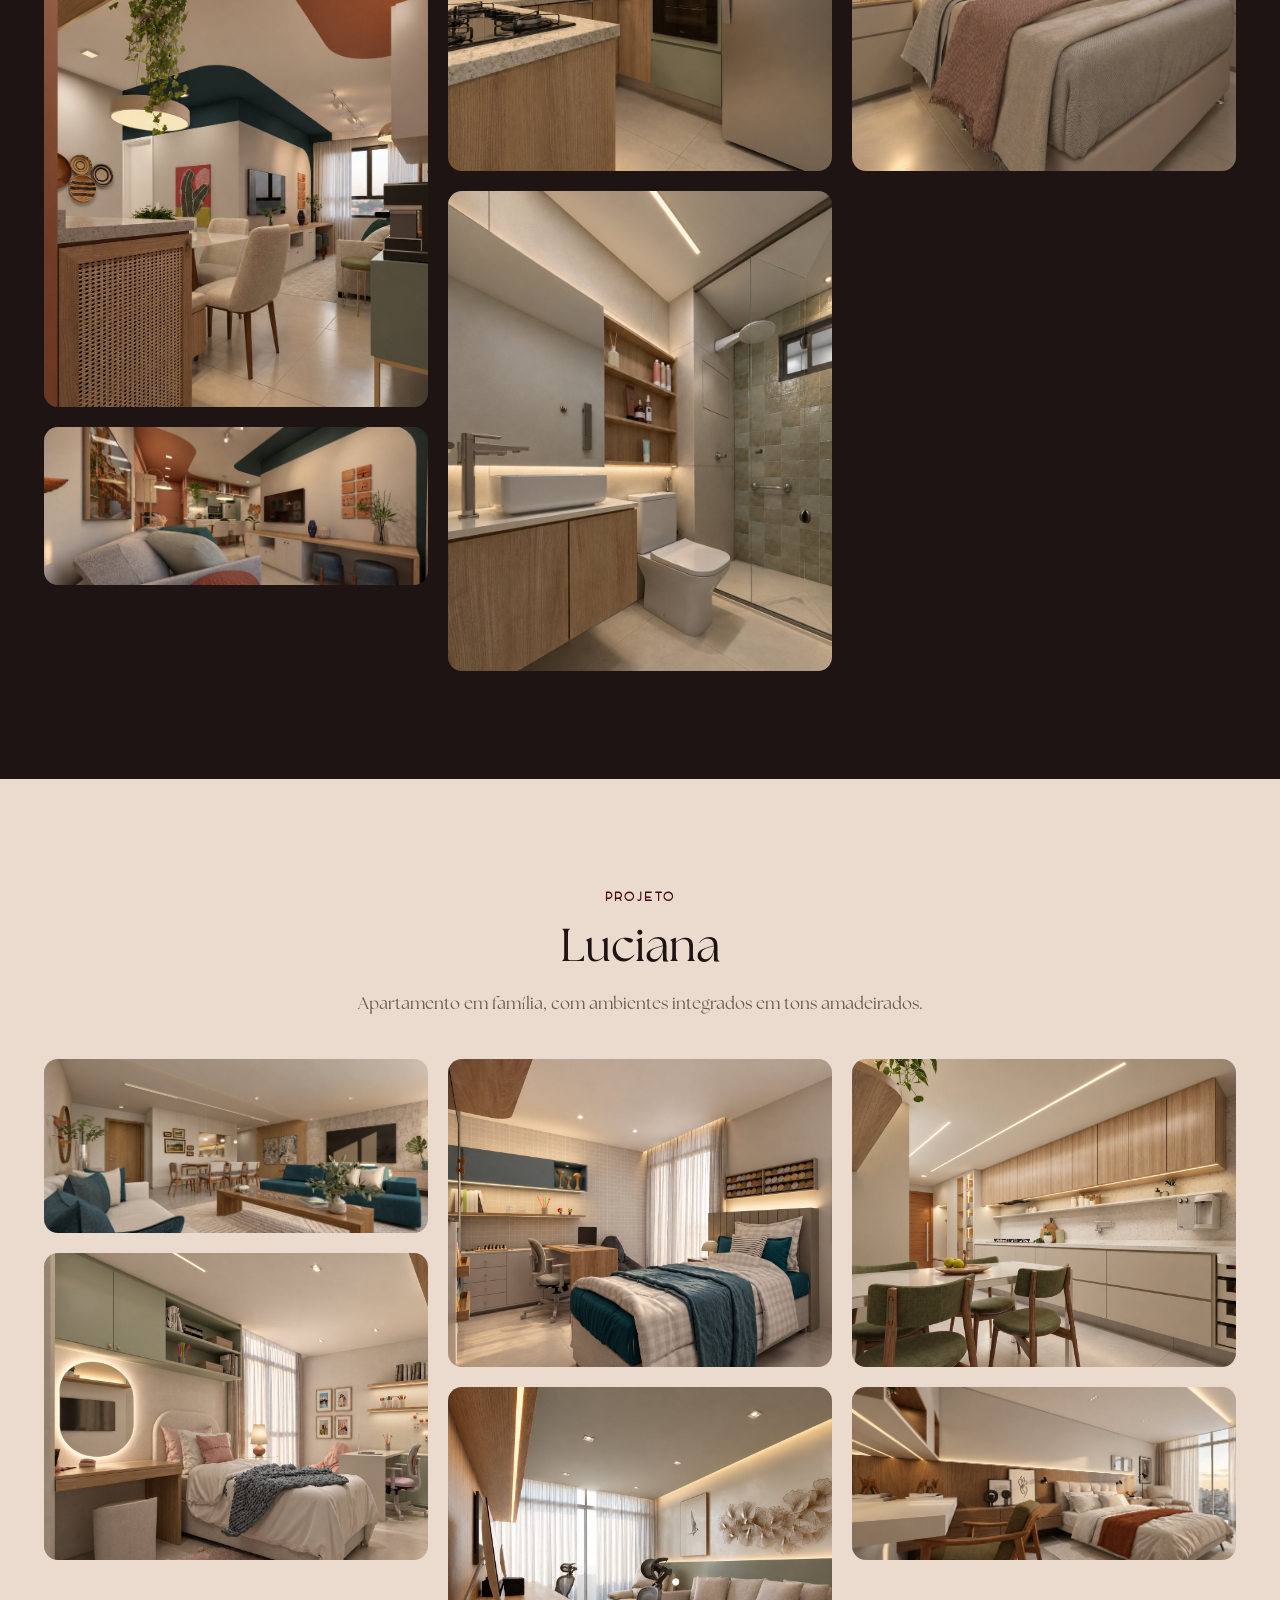
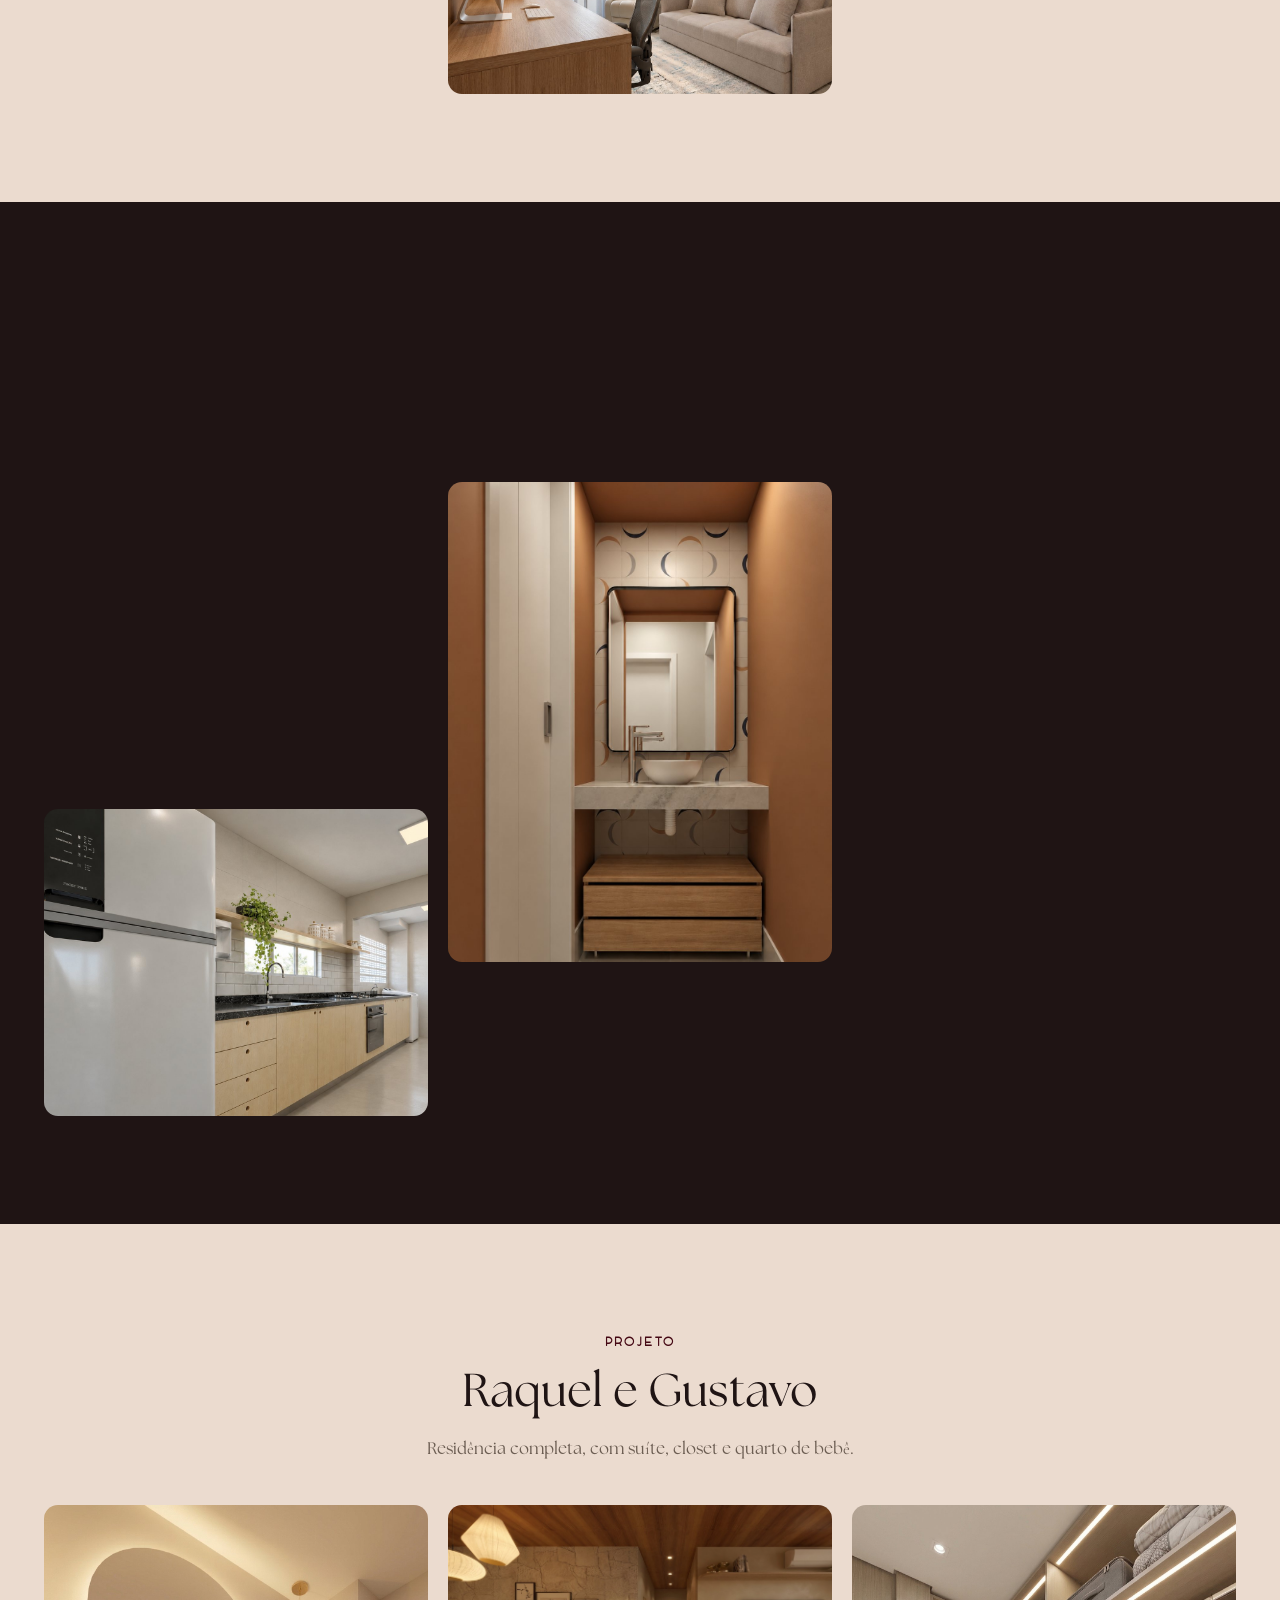
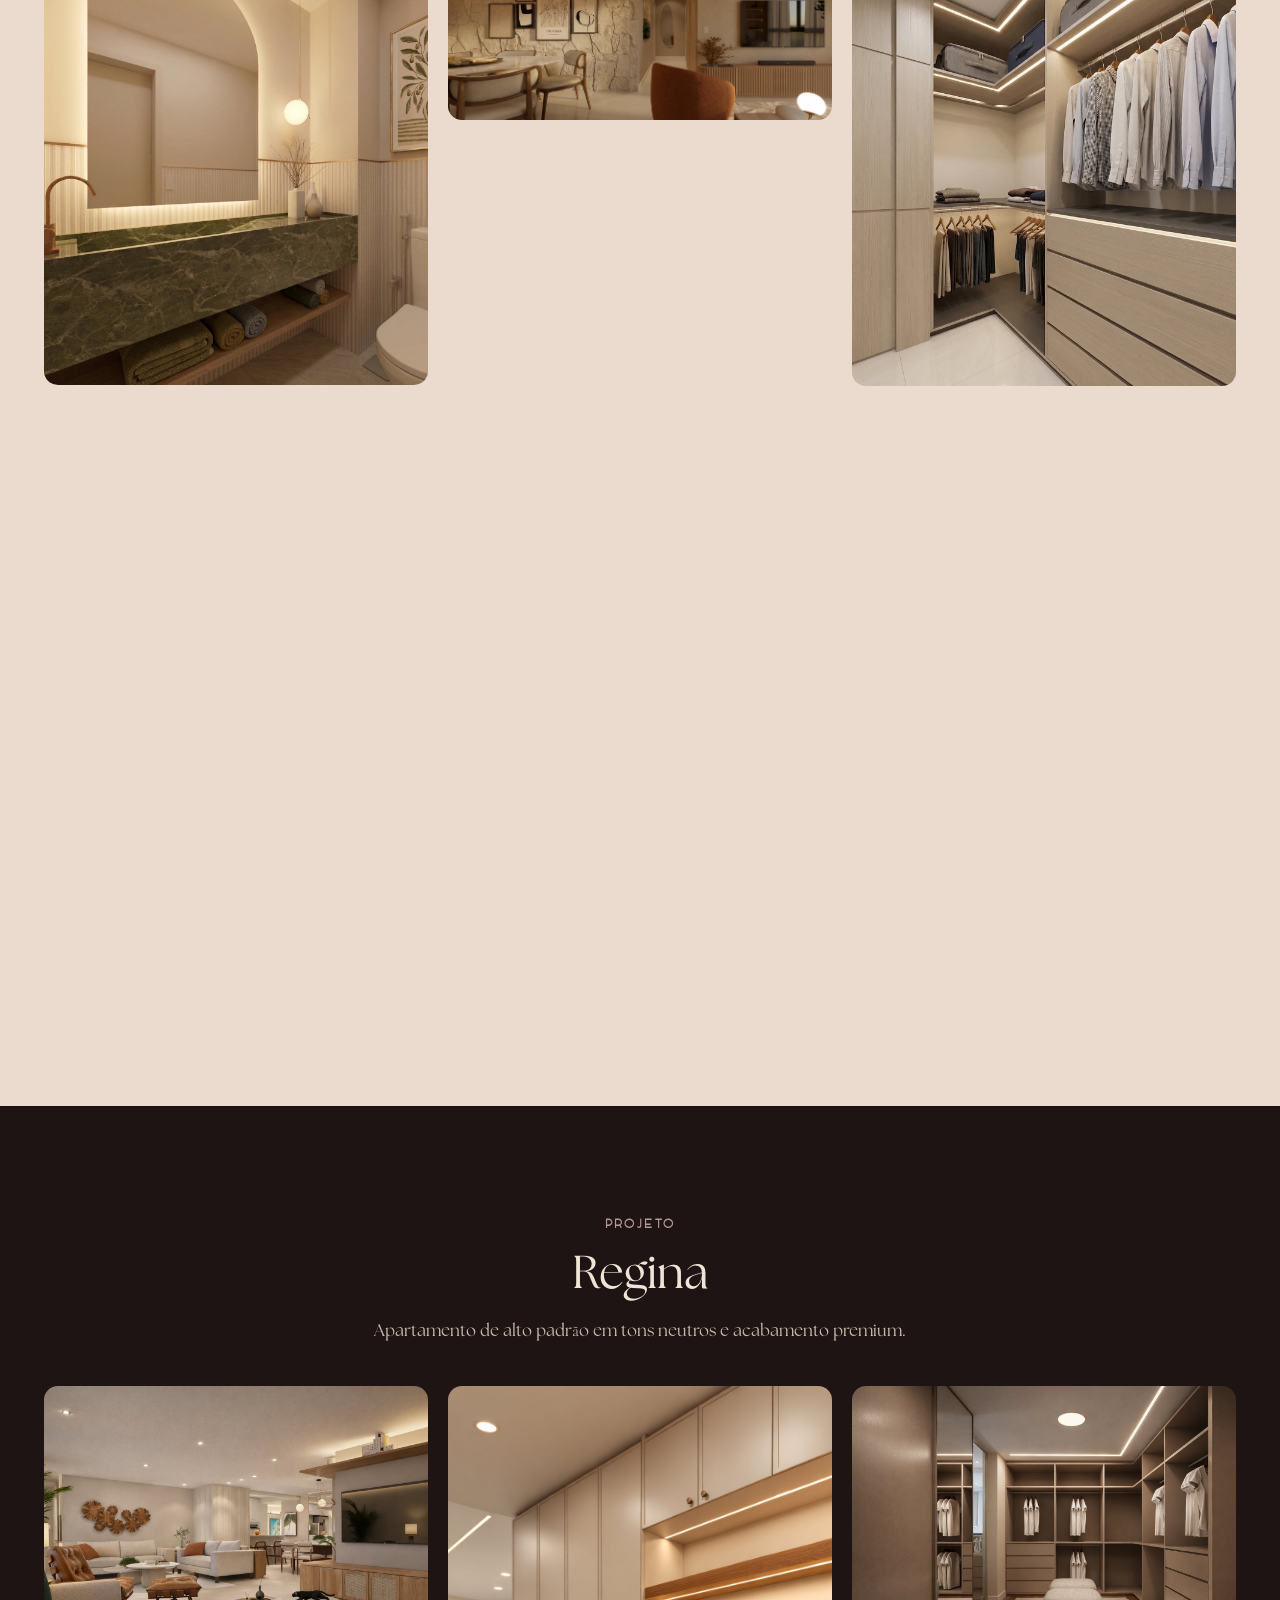
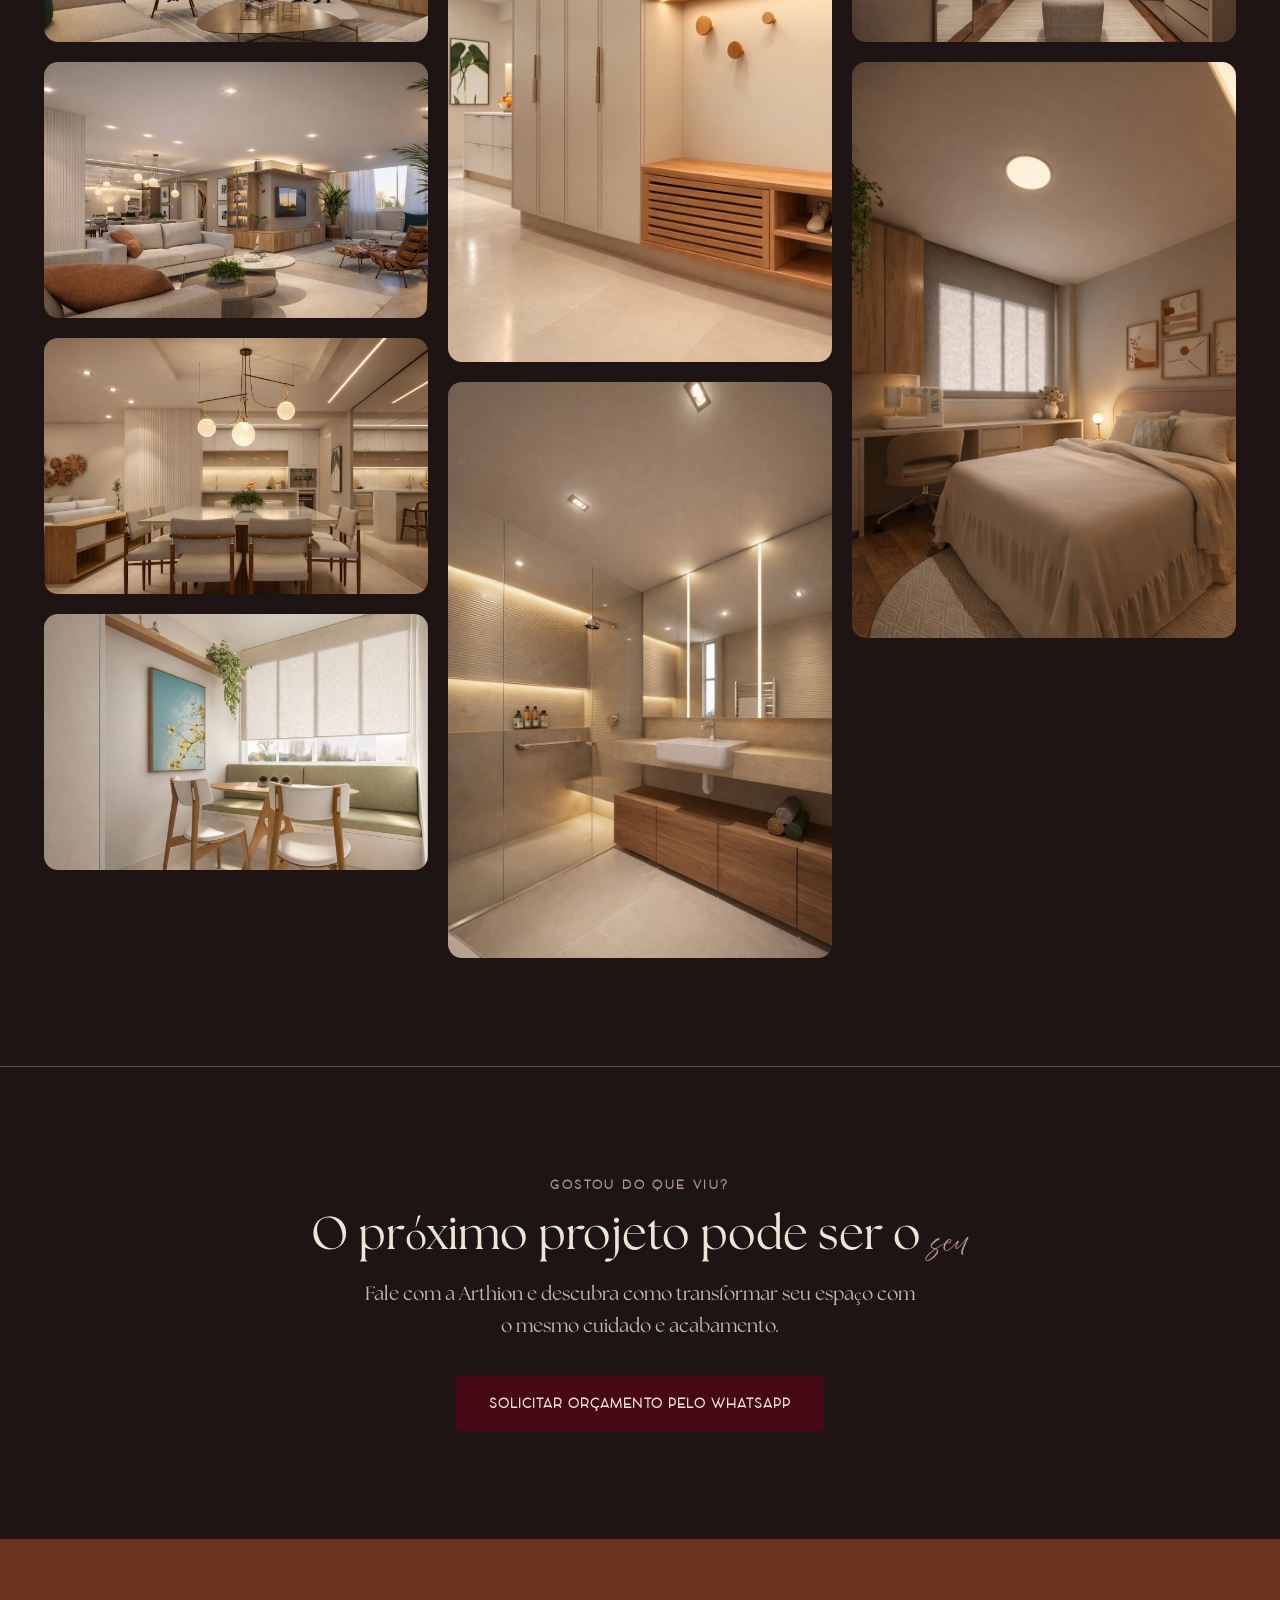
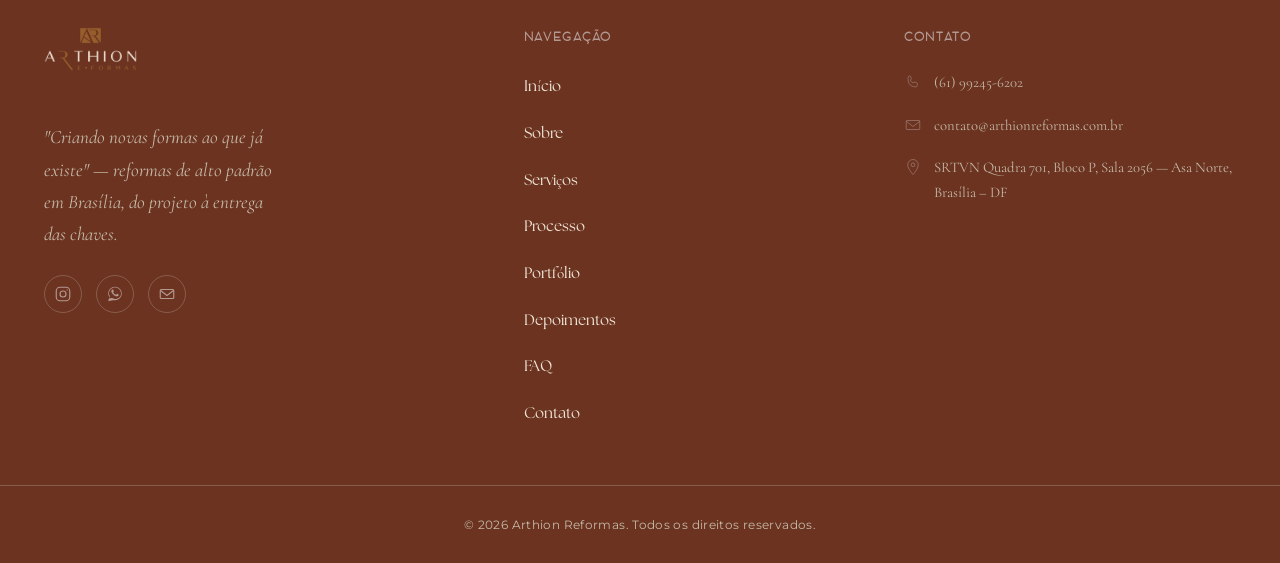
<file: projetos.html>
<!DOCTYPE html>
<html lang="pt-BR">
<head>
<!-- Google tag (gtag.js) -->
<script async src="https://www.googletagmanager.com/gtag/js?id=AW-18241751082"></script>
<script>
  window.dataLayer = window.dataLayer || [];
  function gtag(){dataLayer.push(arguments);}
  gtag('js', new Date());

  gtag('config', 'AW-18241751082');
</script>

<!-- Evento de conversão "Clique WhatsApp" — ver index.html para detalhes do
fix de rastreamento (transport_type: 'beacon', sem bloquear a navegação). -->
<script>
function gtag_report_conversion(url) {
  gtag('event', 'conversion', {
      'send_to': 'AW-18241751082/SMw0CIzwotwcEKqQrPpD',
      'value': 1.0,
      'currency': 'BRL',
      'transport_type': 'beacon'
  });
  return true; // nunca usar "return false" nem preventDefault aqui
}
</script>

<meta charset="UTF-8">
<meta name="viewport" content="width=device-width, initial-scale=1.0">
<title>Portfólio de Projetos | Arthion Reformas</title>
<meta name="description" content="Conheça os projetos de reforma de alto padrão assinados pela Arthion em Brasília – DF: residências, apartamentos e escritórios corporativos.">

<!-- Open Graph -->
<meta property="og:type" content="website">
<meta property="og:title" content="Portfólio de Projetos | Arthion Reformas">
<meta property="og:description" content="Conheça os projetos de reforma de alto padrão assinados pela Arthion em Brasília – DF.">
<meta property="og:image" content="https://www.arthionreformas.com.br/assets/img/og-image.jpg"> <!-- SUBSTITUIR: imagem 1200x630px real -->
<meta property="og:locale" content="pt_BR">
<meta property="og:url" content="https://www.arthionreformas.com.br/projetos.html">

<!-- Twitter Card -->
<meta name="twitter:card" content="summary_large_image">
<meta name="twitter:title" content="Portfólio de Projetos | Arthion Reformas">
<meta name="twitter:description" content="Conheça os projetos de reforma de alto padrão assinados pela Arthion em Brasília – DF.">
<meta name="twitter:image" content="https://www.arthionreformas.com.br/assets/img/og-image.jpg"> <!-- SUBSTITUIR: mesma imagem do og:image -->

<link rel="canonical" href="https://www.arthionreformas.com.br/projetos.html">

<link rel="icon" href="assets/logo/favicon.png" type="image/png">

<link rel="preconnect" href="https://fonts.googleapis.com">
<link rel="preconnect" href="https://fonts.gstatic.com" crossorigin>
<link href="https://fonts.googleapis.com/css2?family=Alex+Brush&family=Cormorant+Garamond:ital,wght@0,400;0,500;0,600;1,400;1,500&family=Montserrat:wght@400;500;600;700&display=swap" rel="stylesheet">

<link rel="stylesheet" href="css/style.min.css">
</head>
<body>

<a class="skip-link" href="#conteudo">Pular para o conteúdo</a>

<!-- HEADER -->
<header class="header" id="header">
  <div class="container header__inner">
    <a href="index.html#inicio" class="header__logo" aria-label="Arthion Reformas — página inicial">
      <img src="img/arthion-icone-crop.png" alt="Arthion Reformas" width="108" height="80">
    </a>

    <nav class="nav" id="nav" aria-label="Navegação principal">
      <ul class="nav__list">
        <li><a href="index.html#inicio" class="nav__link">Início</a></li>
        <li><a href="index.html#sobre" class="nav__link">Sobre</a></li>
        <li><a href="index.html#servicos" class="nav__link">Serviços</a></li>
        <li><a href="index.html#processo" class="nav__link">Processo</a></li>
        <li><a href="projetos.html" class="nav__link">Portfólio</a></li>
        <li><a href="index.html#depoimentos" class="nav__link">Depoimentos</a></li>
        <li><a href="index.html#faq" class="nav__link">FAQ</a></li>
        <li><a href="index.html#contato" class="nav__link">Contato</a></li>
      </ul>
    </nav>

    <a
      class="btn btn--primary header__cta"
      href="https://wa.me/5561992456202?text=Ol%C3%A1!%20Vi%20o%20portf%C3%B3lio%20de%20projetos%20da%20Arthion%20Reformas%20e%20gostaria%20de%20solicitar%20um%20or%C3%A7amento."
      target="_blank"
      rel="noopener"
      aria-label="Solicitar orçamento pelo WhatsApp"
      onclick="gtag_report_conversion('https://wa.me/5561992456202?text=Ol%C3%A1!%20Vi%20o%20portf%C3%B3lio%20de%20projetos%20da%20Arthion%20Reformas%20e%20gostaria%20de%20solicitar%20um%20or%C3%A7amento.');"
    >Solicitar orçamento</a>

    <button class="hamburger" id="hamburger" aria-label="Abrir menu" aria-expanded="false" aria-controls="nav">
      <span></span><span></span><span></span>
    </button>
  </div>
</header>

<main id="conteudo">

  <!-- BANNER DA PÁGINA -->
  <section class="page-banner">
    <div class="container">
      <p class="eyebrow reveal">Portfólio</p>
      <h1 class="page-banner__title section__title reveal">Projetos <em>realizados</em></h1>
      <p class="page-banner__subtitle reveal">Uma seleção de residências e espaços corporativos transformados pela Arthion — do projeto arquitetônico ao último detalhe de acabamento.</p>

      <nav class="project-jumplinks reveal" aria-label="Atalhos para cada projeto">
        <a href="#eilinia">Eilínia</a>
        <a href="#escritorio-cj">Escritório CJ</a>
        <a href="#fabio-e-bernardo">Fábio e Bernardo</a>
        <a href="#joana">Joana</a>
        <a href="#luciana">Luciana</a>
        <a href="#natalia-e-isabele">Natália e Isabele</a>
        <a href="#raquel-e-gustavo">Raquel e Gustavo</a>
        <a href="#regina">Regina</a>
      </nav>
    </div>
  </section>

  <!-- PROJETO: EILÍNIA -->
  <section class="section section--divider section--claro" id="eilinia">
    <div class="container">
      <div class="project-block__head reveal">
        <p class="eyebrow">Projeto</p>
        <h2 class="section__title">Eilínia</h2>
        <p class="project-block__desc">Apartamento compacto em tons terracota, com cozinha integrada, varanda e marcenaria sob medida.</p>
      </div>

      <div class="project-gallery">
        <a class="reveal" href="assets/img/projetos/eilinia/01.jpg" target="_blank" rel="noopener">
          <img src="assets/img/projetos/eilinia/01.jpg" alt="Eilínia — sala de estar e jantar integrados, com parede de tijolinho aparente" width="1600" height="774" loading="lazy">
        </a>
        <a class="reveal" href="assets/img/projetos/eilinia/02.jpg" target="_blank" rel="noopener">
          <img src="assets/img/projetos/eilinia/02.jpg" alt="Eilínia — cozinha integrada com varanda" width="1600" height="869" loading="lazy">
        </a>
        <a class="reveal" href="assets/img/projetos/eilinia/03.jpg" target="_blank" rel="noopener">
          <img src="assets/img/projetos/eilinia/03.jpg" alt="Eilínia — banheiro social" width="960" height="1600" loading="lazy">
        </a>
        <a class="reveal" href="assets/img/projetos/eilinia/04.jpg" target="_blank" rel="noopener">
          <img src="assets/img/projetos/eilinia/04.jpg" alt="Eilínia — quarto com escrivaninha integrada" width="1276" height="1600" loading="lazy">
        </a>
        <a class="reveal" href="assets/img/projetos/eilinia/05.jpg" target="_blank" rel="noopener">
          <img src="assets/img/projetos/eilinia/05.jpg" alt="Eilínia — segundo quarto com home office integrado" width="1600" height="1333" loading="lazy">
        </a>
        <a class="reveal" href="assets/img/projetos/eilinia/06.jpg" target="_blank" rel="noopener">
          <img src="assets/img/projetos/eilinia/06.jpg" alt="Eilínia — quarto com cabeceira estofada" width="1279" height="617" loading="lazy">
        </a>
      </div>
    </div>
  </section>

  <!-- PROJETO: ESCRITÓRIO CJ -->
  <section class="section" id="escritorio-cj">
    <div class="container">
      <div class="project-block__head reveal">
        <p class="eyebrow eyebrow--light">Projeto</p>
        <h2 class="section__title section__title--light">Escritório CJ</h2>
        <p class="project-block__desc">Escritório corporativo com marcenaria em madeira, tons terrosos e acabamento sofisticado.</p>
      </div>

      <div class="project-gallery">
        <a class="reveal" href="assets/img/projetos/escritorio-cj/01.jpg" target="_blank" rel="noopener">
          <img src="assets/img/projetos/escritorio-cj/01.jpg" alt="Escritório CJ — sala de reuniões principal" width="1320" height="880" loading="lazy">
        </a>
        <a class="reveal" href="assets/img/projetos/escritorio-cj/02.jpg" target="_blank" rel="noopener">
          <img src="assets/img/projetos/escritorio-cj/02.jpg" alt="Escritório CJ — sala de reuniões com obras de arte" width="1320" height="880" loading="lazy">
        </a>
        <a class="reveal" href="assets/img/projetos/escritorio-cj/03.jpg" target="_blank" rel="noopener">
          <img src="assets/img/projetos/escritorio-cj/03.jpg" alt="Escritório CJ — lounge de espera" width="1320" height="880" loading="lazy">
        </a>
        <a class="reveal" href="assets/img/projetos/escritorio-cj/04.jpg" target="_blank" rel="noopener">
          <img src="assets/img/projetos/escritorio-cj/04.jpg" alt="Escritório CJ — sala privativa com mesa de madeira" width="1320" height="880" loading="lazy">
        </a>
        <a class="reveal" href="assets/img/projetos/escritorio-cj/05.jpg" target="_blank" rel="noopener">
          <img src="assets/img/projetos/escritorio-cj/05.jpg" alt="Escritório CJ — sala privativa compacta" width="1320" height="880" loading="lazy">
        </a>
        <a class="reveal" href="assets/img/projetos/escritorio-cj/06.jpg" target="_blank" rel="noopener">
          <img src="assets/img/projetos/escritorio-cj/06.jpg" alt="Escritório CJ — estação de trabalho com estante" width="1320" height="880" loading="lazy">
        </a>
      </div>
    </div>
  </section>

  <!-- PROJETO: FÁBIO E BERNARDO -->
  <section class="section section--claro" id="fabio-e-bernardo">
    <div class="container">
      <div class="project-block__head reveal">
        <p class="eyebrow">Projeto</p>
        <h2 class="section__title">Fábio e Bernardo</h2>
        <p class="project-block__desc">Cozinha e banheiros com personalidade, cor e acabamentos marcantes.</p>
      </div>

      <div class="project-gallery">
        <a class="reveal" href="assets/img/projetos/fabio-e-bernardo/01.jpg" target="_blank" rel="noopener">
          <img src="assets/img/projetos/fabio-e-bernardo/01.jpg" alt="Fábio e Bernardo — banheiro com marcenaria verde e bancada preta" width="964" height="1205" loading="lazy">
        </a>
        <a class="reveal" href="assets/img/projetos/fabio-e-bernardo/02.jpg" target="_blank" rel="noopener">
          <img src="assets/img/projetos/fabio-e-bernardo/02.jpg" alt="Fábio e Bernardo — cozinha com piso em espinha de peixe" width="964" height="1205" loading="lazy">
        </a>
        <a class="reveal" href="assets/img/projetos/fabio-e-bernardo/03.jpg" target="_blank" rel="noopener">
          <img src="assets/img/projetos/fabio-e-bernardo/03.jpg" alt="Fábio e Bernardo — banheiro com box de vidro e piso granilite" width="964" height="1205" loading="lazy">
        </a>
        <a class="reveal" href="assets/img/projetos/fabio-e-bernardo/04.jpg" target="_blank" rel="noopener">
          <img src="assets/img/projetos/fabio-e-bernardo/04.jpg" alt="Fábio e Bernardo — lavabo com cuba de pedra e palhinha" width="964" height="1205" loading="lazy">
        </a>
      </div>
    </div>
  </section>

  <!-- PROJETO: JOANA -->
  <section class="section" id="joana">
    <div class="container">
      <div class="project-block__head reveal">
        <p class="eyebrow eyebrow--light">Projeto</p>
        <h2 class="section__title section__title--light">Joana</h2>
        <p class="project-block__desc">Studio integrado com cozinha americana e paleta terrosa.</p>
      </div>

      <div class="project-gallery">
        <a class="reveal" href="assets/img/projetos/joana/01.jpg" target="_blank" rel="noopener">
          <img src="assets/img/projetos/joana/01.jpg" alt="Joana — cozinha e jantar integrados em tons terracota" width="1437" height="809" loading="lazy">
        </a>
        <a class="reveal" href="assets/img/projetos/joana/02.jpg" target="_blank" rel="noopener">
          <img src="assets/img/projetos/joana/02.jpg" alt="Joana — sala integrada ao quarto em studio" width="964" height="1205" loading="lazy">
        </a>
        <a class="reveal" href="assets/img/projetos/joana/03.jpg" target="_blank" rel="noopener">
          <img src="assets/img/projetos/joana/03.jpg" alt="Joana — cozinha, jantar e sala em ambiente único" width="1600" height="660" loading="lazy">
        </a>
        <a class="reveal" href="assets/img/projetos/joana/04.jpg" target="_blank" rel="noopener">
          <img src="assets/img/projetos/joana/04.jpg" alt="Joana — cozinha com eletrodomésticos embutidos" width="964" height="1205" loading="lazy">
        </a>
        <a class="reveal" href="assets/img/projetos/joana/05.jpg" target="_blank" rel="noopener">
          <img src="assets/img/projetos/joana/05.jpg" alt="Joana — banheiro com box de vidro" width="964" height="1206" loading="lazy">
        </a>
        <a class="reveal" href="assets/img/projetos/joana/06.jpg" target="_blank" rel="noopener">
          <img src="assets/img/projetos/joana/06.jpg" alt="Joana — quarto com cabeceira estofada" width="964" height="1206" loading="lazy">
        </a>
      </div>
    </div>
  </section>

  <!-- PROJETO: LUCIANA -->
  <section class="section section--claro" id="luciana">
    <div class="container">
      <div class="project-block__head reveal">
        <p class="eyebrow">Projeto</p>
        <h2 class="section__title">Luciana</h2>
        <p class="project-block__desc">Apartamento em família, com ambientes integrados em tons amadeirados.</p>
      </div>

      <div class="project-gallery">
        <a class="reveal" href="assets/img/projetos/luciana/01.jpg" target="_blank" rel="noopener">
          <img src="assets/img/projetos/luciana/01.jpg" alt="Luciana — sala de estar com sofá verde" width="1600" height="723" loading="lazy">
        </a>
        <a class="reveal" href="assets/img/projetos/luciana/02.jpg" target="_blank" rel="noopener">
          <img src="assets/img/projetos/luciana/02.jpg" alt="Luciana — quarto infantil em tons rosa" width="1205" height="964" loading="lazy">
        </a>
        <a class="reveal" href="assets/img/projetos/luciana/03.jpg" target="_blank" rel="noopener">
          <img src="assets/img/projetos/luciana/03.jpg" alt="Luciana — quarto infantil com tema esportivo" width="1205" height="964" loading="lazy">
        </a>
        <a class="reveal" href="assets/img/projetos/luciana/04.jpg" target="_blank" rel="noopener">
          <img src="assets/img/projetos/luciana/04.jpg" alt="Luciana — home office integrado à sala" width="1205" height="964" loading="lazy">
        </a>
        <a class="reveal" href="assets/img/projetos/luciana/05.jpg" target="_blank" rel="noopener">
          <img src="assets/img/projetos/luciana/05.jpg" alt="Luciana — cozinha com marcenaria amadeirada" width="1205" height="964" loading="lazy">
        </a>
        <a class="reveal" href="assets/img/projetos/luciana/06.jpg" target="_blank" rel="noopener">
          <img src="assets/img/projetos/luciana/06.jpg" alt="Luciana — quarto com vista para a cidade" width="1600" height="722" loading="lazy">
        </a>
      </div>
    </div>
  </section>

  <!-- PROJETO: NATÁLIA E ISABELE -->
  <section class="section" id="natalia-e-isabele">
    <div class="container">
      <div class="project-block__head reveal">
        <p class="eyebrow eyebrow--light">Projeto</p>
        <h2 class="section__title section__title--light">Natália e Isabele</h2>
        <p class="project-block__desc">Apartamento compacto com detalhes em terracota e verde.</p>
      </div>

      <div class="project-gallery">
        <a class="reveal" href="assets/img/projetos/natalia-e-isabele/01.jpg" target="_blank" rel="noopener">
          <img src="assets/img/projetos/natalia-e-isabele/01.jpg" alt="Natália e Isabele — sala de estar e jantar com teto verde" width="1205" height="964" loading="lazy">
        </a>
        <a class="reveal" href="assets/img/projetos/natalia-e-isabele/02.jpg" target="_blank" rel="noopener">
          <img src="assets/img/projetos/natalia-e-isabele/02.jpg" alt="Natália e Isabele — cozinha branca" width="1206" height="964" loading="lazy">
        </a>
        <a class="reveal" href="assets/img/projetos/natalia-e-isabele/03.jpg" target="_blank" rel="noopener">
          <img src="assets/img/projetos/natalia-e-isabele/03.jpg" alt="Natália e Isabele — banheiro com parede terracota" width="964" height="1205" loading="lazy">
        </a>
        <a class="reveal" href="assets/img/projetos/natalia-e-isabele/04.jpg" target="_blank" rel="noopener">
          <img src="assets/img/projetos/natalia-e-isabele/04.jpg" alt="Natália e Isabele — quarto com teto terracota" width="1437" height="809" loading="lazy">
        </a>
      </div>
    </div>
  </section>

  <!-- PROJETO: RAQUEL E GUSTAVO -->
  <section class="section section--claro" id="raquel-e-gustavo">
    <div class="container">
      <div class="project-block__head reveal">
        <p class="eyebrow">Projeto</p>
        <h2 class="section__title">Raquel e Gustavo</h2>
        <p class="project-block__desc">Residência completa, com suíte, closet e quarto de bebê.</p>
      </div>

      <div class="project-gallery">
        <a class="reveal" href="assets/img/projetos/raquel-e-gustavo/01.jpg" target="_blank" rel="noopener">
          <img src="assets/img/projetos/raquel-e-gustavo/01.jpg" alt="Raquel e Gustavo — banheiro com bancada em mármore verde" width="1279" height="1600" loading="lazy">
        </a>
        <a class="reveal" href="assets/img/projetos/raquel-e-gustavo/02.jpg" target="_blank" rel="noopener">
          <img src="assets/img/projetos/raquel-e-gustavo/02.jpg" alt="Raquel e Gustavo — sala de jantar com forro em madeira" width="1279" height="1600" loading="lazy">
        </a>
        <a class="reveal" href="assets/img/projetos/raquel-e-gustavo/03.jpg" target="_blank" rel="noopener">
          <img src="assets/img/projetos/raquel-e-gustavo/03.jpg" alt="Raquel e Gustavo — cozinha com ilha em mármore" width="1599" height="899" loading="lazy">
        </a>
        <a class="reveal" href="assets/img/projetos/raquel-e-gustavo/04.jpg" target="_blank" rel="noopener">
          <img src="assets/img/projetos/raquel-e-gustavo/04.jpg" alt="Raquel e Gustavo — quarto de bebê" width="1600" height="1285" loading="lazy">
        </a>
        <a class="reveal" href="assets/img/projetos/raquel-e-gustavo/05.jpg" target="_blank" rel="noopener">
          <img src="assets/img/projetos/raquel-e-gustavo/05.jpg" alt="Raquel e Gustavo — sala de jogos" width="1599" height="899" loading="lazy">
        </a>
        <a class="reveal" href="assets/img/projetos/raquel-e-gustavo/06.jpg" target="_blank" rel="noopener">
          <img src="assets/img/projetos/raquel-e-gustavo/06.jpg" alt="Raquel e Gustavo — suíte com bancada integrada" width="1600" height="1222" loading="lazy">
        </a>
        <a class="reveal" href="assets/img/projetos/raquel-e-gustavo/07.jpg" target="_blank" rel="noopener">
          <img src="assets/img/projetos/raquel-e-gustavo/07.jpg" alt="Raquel e Gustavo — closet planejado" width="1277" height="1600" loading="lazy">
        </a>
        <a class="reveal" href="assets/img/projetos/raquel-e-gustavo/08.jpg" target="_blank" rel="noopener">
          <img src="assets/img/projetos/raquel-e-gustavo/08.jpg" alt="Raquel e Gustavo — banheiro com marcenaria em madeira" width="1279" height="1600" loading="lazy">
        </a>
      </div>
    </div>
  </section>

  <!-- PROJETO: REGINA -->
  <section class="section" id="regina">
    <div class="container">
      <div class="project-block__head reveal">
        <p class="eyebrow eyebrow--light">Projeto</p>
        <h2 class="section__title section__title--light">Regina</h2>
        <p class="project-block__desc">Apartamento de alto padrão em tons neutros e acabamento premium.</p>
      </div>

      <div class="project-gallery">
        <a class="reveal" href="assets/img/projetos/regina/01.jpg" target="_blank" rel="noopener">
          <img src="assets/img/projetos/regina/01.jpg" alt="Regina — sala de estar ampla em tons neutros" width="1320" height="880" loading="lazy">
        </a>
        <a class="reveal" href="assets/img/projetos/regina/02.jpg" target="_blank" rel="noopener">
          <img src="assets/img/projetos/regina/02.jpg" alt="Regina — sala de estar com plantas e obras de arte" width="1320" height="880" loading="lazy">
        </a>
        <a class="reveal" href="assets/img/projetos/regina/03.jpg" target="_blank" rel="noopener">
          <img src="assets/img/projetos/regina/03.jpg" alt="Regina — sala de jantar com mesa redonda" width="1320" height="880" loading="lazy">
        </a>
        <a class="reveal" href="assets/img/projetos/regina/04.jpg" target="_blank" rel="noopener">
          <img src="assets/img/projetos/regina/04.jpg" alt="Regina — cozinha com cantinho de café" width="1320" height="880" loading="lazy">
        </a>
        <a class="reveal" href="assets/img/projetos/regina/05.jpg" target="_blank" rel="noopener">
          <img src="assets/img/projetos/regina/05.jpg" alt="Regina — hall de entrada com marcenaria" width="880" height="1320" loading="lazy">
        </a>
        <a class="reveal" href="assets/img/projetos/regina/06.jpg" target="_blank" rel="noopener">
          <img src="assets/img/projetos/regina/06.jpg" alt="Regina — banheiro com dupla bancada" width="880" height="1320" loading="lazy">
        </a>
        <a class="reveal" href="assets/img/projetos/regina/07.jpg" target="_blank" rel="noopener">
          <img src="assets/img/projetos/regina/07.jpg" alt="Regina — closet planejado" width="1320" height="880" loading="lazy">
        </a>
        <a class="reveal" href="assets/img/projetos/regina/08.jpg" target="_blank" rel="noopener">
          <img src="assets/img/projetos/regina/08.jpg" alt="Regina — quarto com tapete redondo" width="880" height="1320" loading="lazy">
        </a>
      </div>
    </div>
  </section>

  <!-- CTA FINAL -->
  <section class="section section--divider">
    <div class="container project-back">
      <p class="eyebrow reveal">Gostou do que viu?</p>
      <h2 class="section__title reveal">O próximo projeto pode ser o <em>seu</em></h2>
      <p class="reveal" style="max-width: 560px; margin: 0 auto 2rem; color: var(--texto-suave-claro);">Fale com a Arthion e descubra como transformar seu espaço com o mesmo cuidado e acabamento.</p>
      <a
        class="btn btn--primary reveal"
        href="https://wa.me/5561992456202?text=Ol%C3%A1!%20Vi%20o%20portf%C3%B3lio%20de%20projetos%20da%20Arthion%20Reformas%20e%20gostaria%20de%20solicitar%20um%20or%C3%A7amento."
        target="_blank"
        rel="noopener"
        onclick="gtag_report_conversion('https://wa.me/5561992456202?text=Ol%C3%A1!%20Vi%20o%20portf%C3%B3lio%20de%20projetos%20da%20Arthion%20Reformas%20e%20gostaria%20de%20solicitar%20um%20or%C3%A7amento.');"
      >Solicitar orçamento pelo WhatsApp</a>
    </div>
  </section>

</main>

<!-- FOOTER -->
<footer class="footer">
  <div class="container footer__grid">

    <div class="footer__col">
      <a href="index.html#inicio" class="footer__logo" aria-label="Arthion Reformas — página inicial">
        <img src="img/arthion-logo-completo-claro-crop.png" alt="Arthion Reformas" width="168" height="80">
      </a>
      <p class="footer__desc">"Criando novas formas ao que já existe" — reformas de alto padrão em Brasília, do projeto à entrega das chaves.</p>

      <div class="footer__social">
        <a href="https://www.instagram.com/arthionreformas/" target="_blank" rel="noopener" aria-label="Instagram da Arthion Reformas">
          <svg viewBox="0 0 24 24" fill="none" stroke="currentColor" stroke-width="1.5" width="18" height="18" aria-hidden="true">
            <rect x="3" y="3" width="18" height="18" rx="5"/>
            <circle cx="12" cy="12" r="4"/>
            <circle cx="17.5" cy="6.5" r="0.8" fill="currentColor" stroke="none"/>
          </svg>
        </a>
        <a
          href="https://wa.me/5561992456202?text=Ol%C3%A1!%20Vim%20pelo%20site%20da%20Arthion%20Reformas%20e%20gostaria%20de%20solicitar%20um%20or%C3%A7amento."
          target="_blank"
          rel="noopener"
          aria-label="WhatsApp da Arthion Reformas"
          onclick="gtag_report_conversion('https://wa.me/5561992456202?text=Ol%C3%A1!%20Vim%20pelo%20site%20da%20Arthion%20Reformas%20e%20gostaria%20de%20solicitar%20um%20or%C3%A7amento.');"
        >
          <svg viewBox="0 0 32 32" width="18" height="18" fill="currentColor" aria-hidden="true">
            <path d="M16.001 3C9.373 3 4 8.373 4 15c0 2.362.688 4.564 1.875 6.417L4 29l7.771-1.833A11.94 11.94 0 0 0 16.001 27C22.628 27 28 21.627 28 15S22.628 3 16.001 3Zm0 21.75c-1.94 0-3.75-.53-5.303-1.454l-.38-.226-4.61 1.088 1.117-4.49-.248-.394A9.71 9.71 0 0 1 5.25 15c0-5.936 4.815-10.75 10.751-10.75S26.75 9.064 26.75 15 21.937 24.75 16.001 24.75Zm5.906-8.005c-.322-.161-1.903-.939-2.198-1.046-.295-.107-.51-.161-.724.161-.215.322-.833 1.046-1.021 1.261-.188.215-.376.242-.698.081-.322-.161-1.36-.501-2.591-1.598-.958-.854-1.605-1.909-1.793-2.231-.188-.322-.02-.496.141-.657.145-.144.322-.376.483-.564.161-.188.215-.322.322-.537.107-.215.054-.403-.027-.564-.081-.161-.724-1.746-.992-2.392-.261-.628-.526-.543-.724-.553-.188-.009-.403-.011-.618-.011-.215 0-.564.081-.859.403-.295.322-1.127 1.101-1.127 2.686 0 1.585 1.154 3.116 1.315 3.331.161.215 2.272 3.469 5.505 4.865.769.332 1.369.53 1.837.678.772.245 1.475.211 2.031.128.62-.093 1.903-.778 2.171-1.529.268-.752.268-1.396.188-1.529-.08-.134-.295-.215-.617-.376Z"/>
          </svg>
        </a>
        <a href="mailto:contato@arthionreformas.com.br" aria-label="E-mail da Arthion Reformas"> <!-- SUBSTITUIR: e-mail real -->
          <svg viewBox="0 0 24 24" fill="none" stroke="currentColor" stroke-width="1.5" width="18" height="18" aria-hidden="true">
            <rect x="3" y="6" width="18" height="12" rx="1.5"/>
            <path d="M3 7l9 7 9-7"/>
          </svg>
        </a>
      </div>
    </div>

    <div class="footer__col">
      <p class="footer__heading">Navegação</p>
      <ul class="footer__nav-list">
        <li><a href="index.html#inicio">Início</a></li>
        <li><a href="index.html#sobre">Sobre</a></li>
        <li><a href="index.html#servicos">Serviços</a></li>
        <li><a href="index.html#processo">Processo</a></li>
        <li><a href="projetos.html">Portfólio</a></li>
        <li><a href="index.html#depoimentos">Depoimentos</a></li>
        <li><a href="index.html#faq">FAQ</a></li>
        <li><a href="index.html#contato">Contato</a></li>
      </ul>
    </div>

    <div class="footer__col">
      <p class="footer__heading">Contato</p>
      <ul class="footer__contact-list">
        <li>
          <svg class="icon" viewBox="0 0 48 48" fill="none" stroke="currentColor" stroke-width="1.4" aria-hidden="true">
            <path d="M15 8c1 0 2 .5 2.4 1.4l2 4.6c.4.9.2 2-.5 2.7l-2.3 2.3c1.6 3.4 4.4 6.2 7.8 7.8l2.3-2.3c.7-.7 1.8-.9 2.7-.5l4.6 2c.9.4 1.4 1.4 1.4 2.4V33c0 2.2-1.8 4-4 4C19 37 11 29 11 18v-6c0-2.2 1.8-4 4-4z"/>
          </svg>
          <span>(61) 99245-6202</span>
        </li>
        <li>
          <svg class="icon" viewBox="0 0 48 48" fill="none" stroke="currentColor" stroke-width="1.4" aria-hidden="true">
            <rect x="6" y="12" width="36" height="24" rx="2"/>
            <path d="M6 14l18 14L42 14"/>
          </svg>
          <span>contato@arthionreformas.com.br</span> <!-- SUBSTITUIR: e-mail real -->
        </li>
        <li>
          <svg class="icon" viewBox="0 0 48 48" fill="none" stroke="currentColor" stroke-width="1.4" aria-hidden="true">
            <path d="M24 44S10 29 10 18a14 14 0 1 1 28 0c0 11-14 26-14 26z"/>
            <circle cx="24" cy="18" r="5"/>
          </svg>
          <span>SRTVN Quadra 701, Bloco P, Sala 2056 — Asa Norte, Brasília – DF</span>
        </li>
      </ul>
    </div>

  </div>

  <div class="footer__rule" aria-hidden="true"></div>

  <p class="footer__copy">© 2026 Arthion Reformas. Todos os direitos reservados.</p>
</footer>

<!-- BOTÃO FLUTUANTE WHATSAPP -->
<a
  class="whatsapp-float"
  href="https://wa.me/5561992456202?text=Ol%C3%A1!%20Vim%20pelo%20site%20da%20Arthion%20Reformas%20e%20gostaria%20de%20solicitar%20um%20or%C3%A7amento."
  target="_blank"
  rel="noopener"
  aria-label="Falar com a Arthion Reformas pelo WhatsApp"
  onclick="gtag_report_conversion('https://wa.me/5561992456202?text=Ol%C3%A1!%20Vim%20pelo%20site%20da%20Arthion%20Reformas%20e%20gostaria%20de%20solicitar%20um%20or%C3%A7amento.');"
>
  <svg viewBox="0 0 32 32" width="30" height="30" fill="currentColor" aria-hidden="true">
    <path d="M16.001 3C9.373 3 4 8.373 4 15c0 2.362.688 4.564 1.875 6.417L4 29l7.771-1.833A11.94 11.94 0 0 0 16.001 27C22.628 27 28 21.627 28 15S22.628 3 16.001 3Zm0 21.75c-1.94 0-3.75-.53-5.303-1.454l-.38-.226-4.61 1.088 1.117-4.49-.248-.394A9.71 9.71 0 0 1 5.25 15c0-5.936 4.815-10.75 10.751-10.75S26.75 9.064 26.75 15 21.937 24.75 16.001 24.75Zm5.906-8.005c-.322-.161-1.903-.939-2.198-1.046-.295-.107-.51-.161-.724.161-.215.322-.833 1.046-1.021 1.261-.188.215-.376.242-.698.081-.322-.161-1.36-.501-2.591-1.598-.958-.854-1.605-1.909-1.793-2.231-.188-.322-.02-.496.141-.657.145-.144.322-.376.483-.564.161-.188.215-.322.322-.537.107-.215.054-.403-.027-.564-.081-.161-.724-1.746-.992-2.392-.261-.628-.526-.543-.724-.553-.188-.009-.403-.011-.618-.011-.215 0-.564.081-.859.403-.295.322-1.127 1.101-1.127 2.686 0 1.585 1.154 3.116 1.315 3.331.161.215 2.272 3.469 5.505 4.865.769.332 1.369.53 1.837.678.772.245 1.475.211 2.031.128.62-.093 1.903-.778 2.171-1.529.268-.752.268-1.396.188-1.529-.08-.134-.295-.215-.617-.376Z"/>
  </svg>
</a>

<script src="js/main.min.js" defer></script>
</body>
</html>
</file>
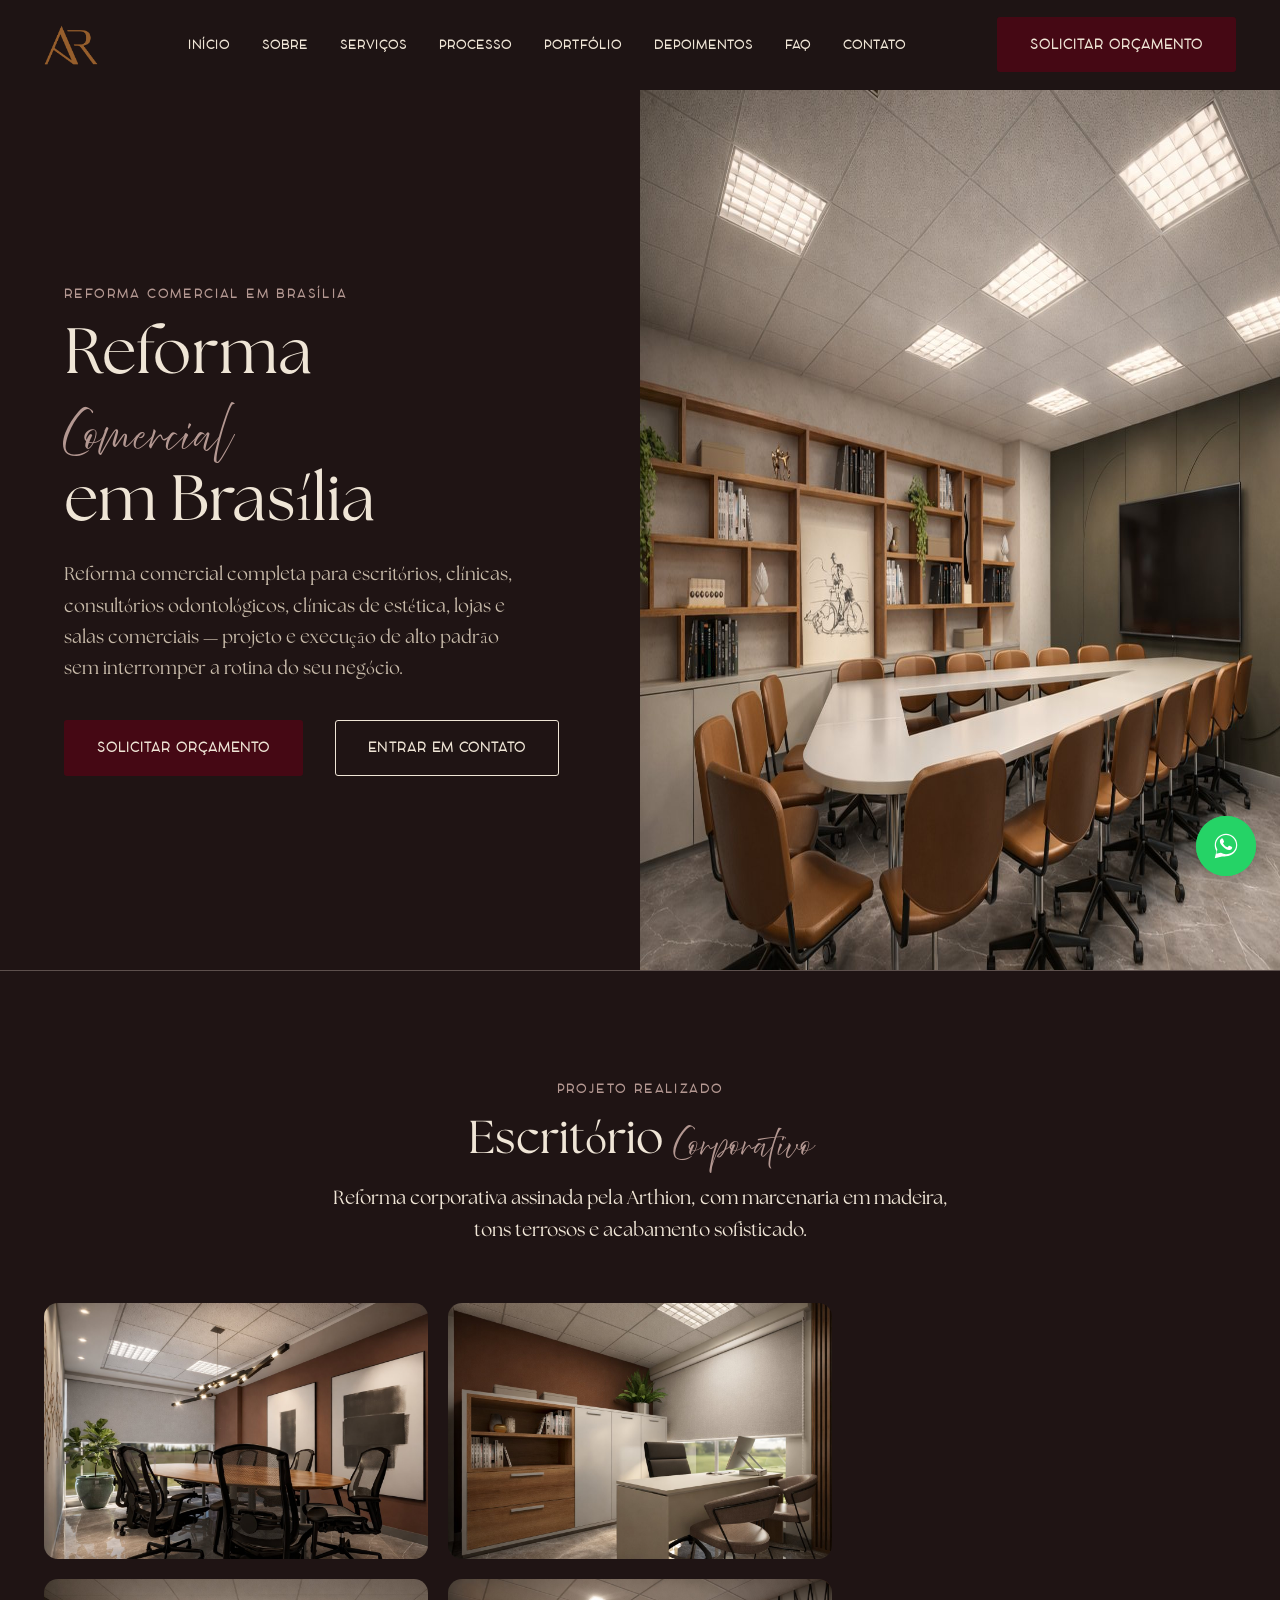
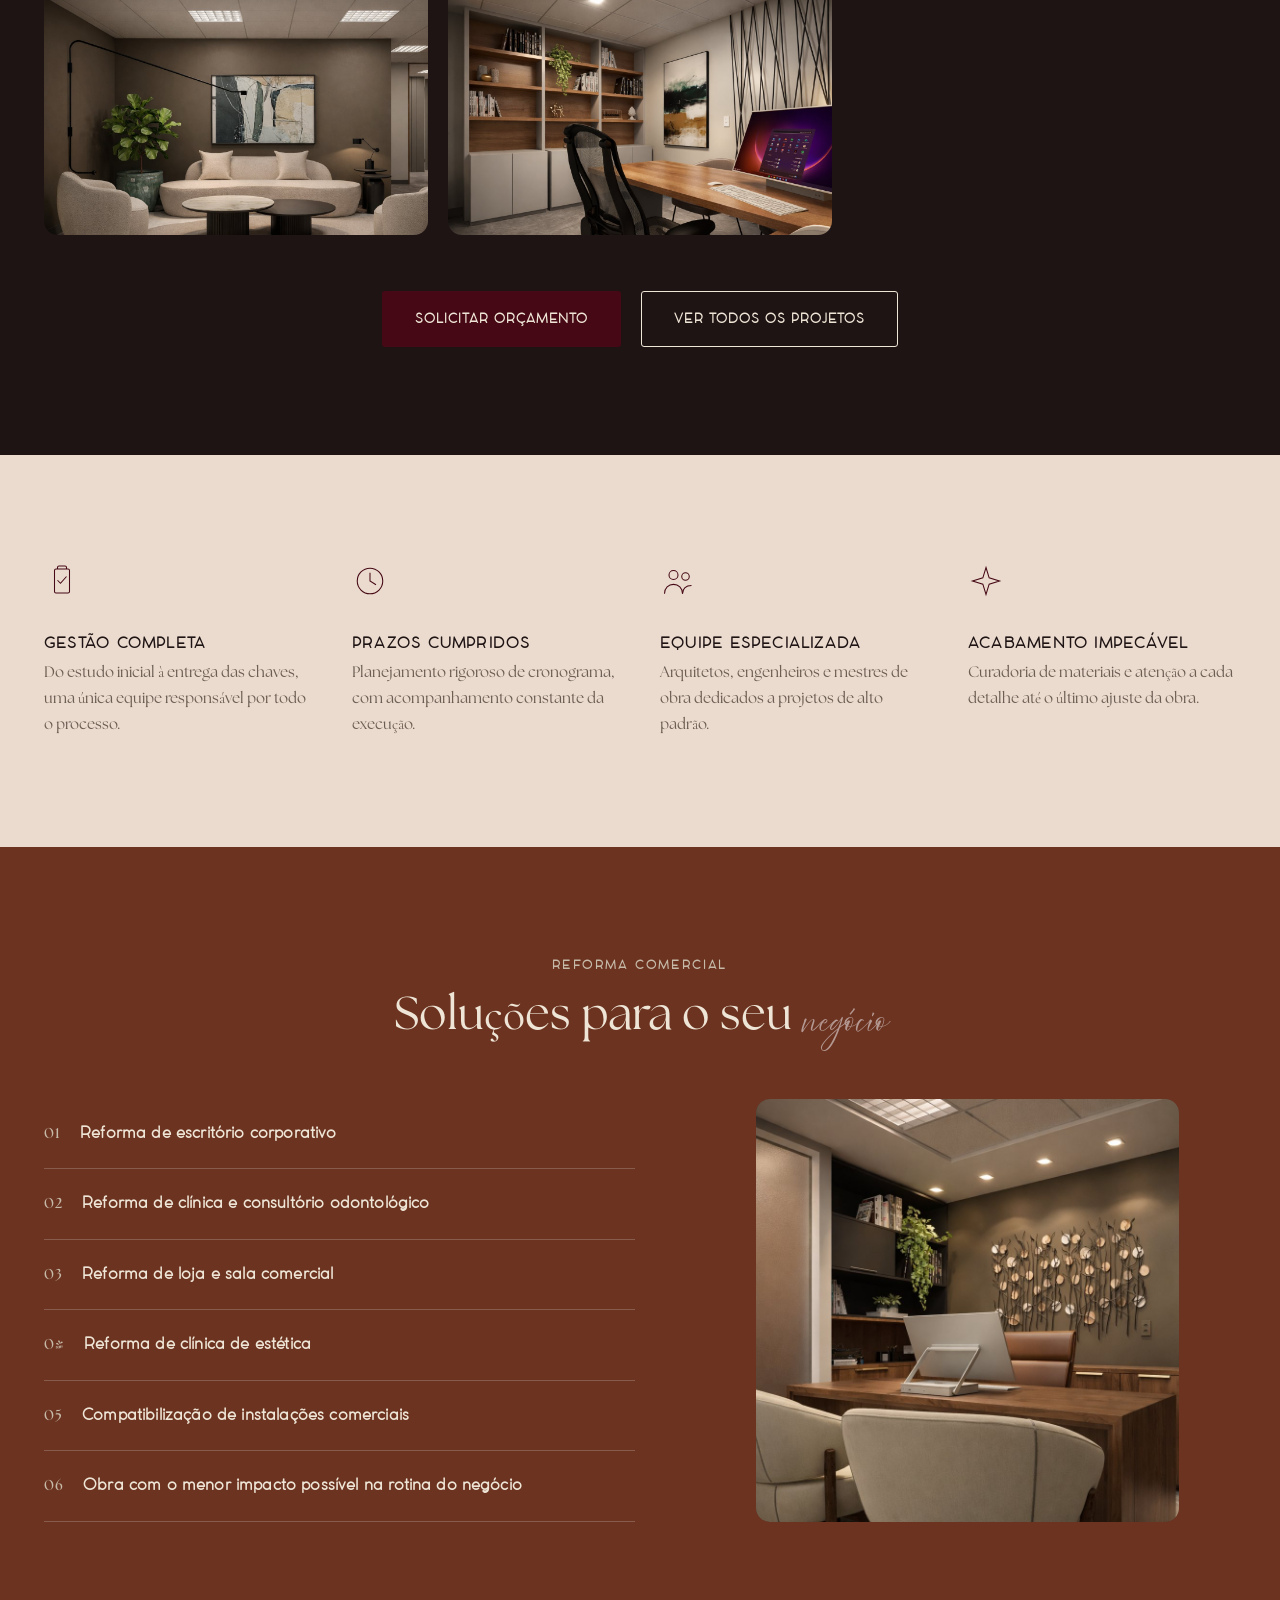
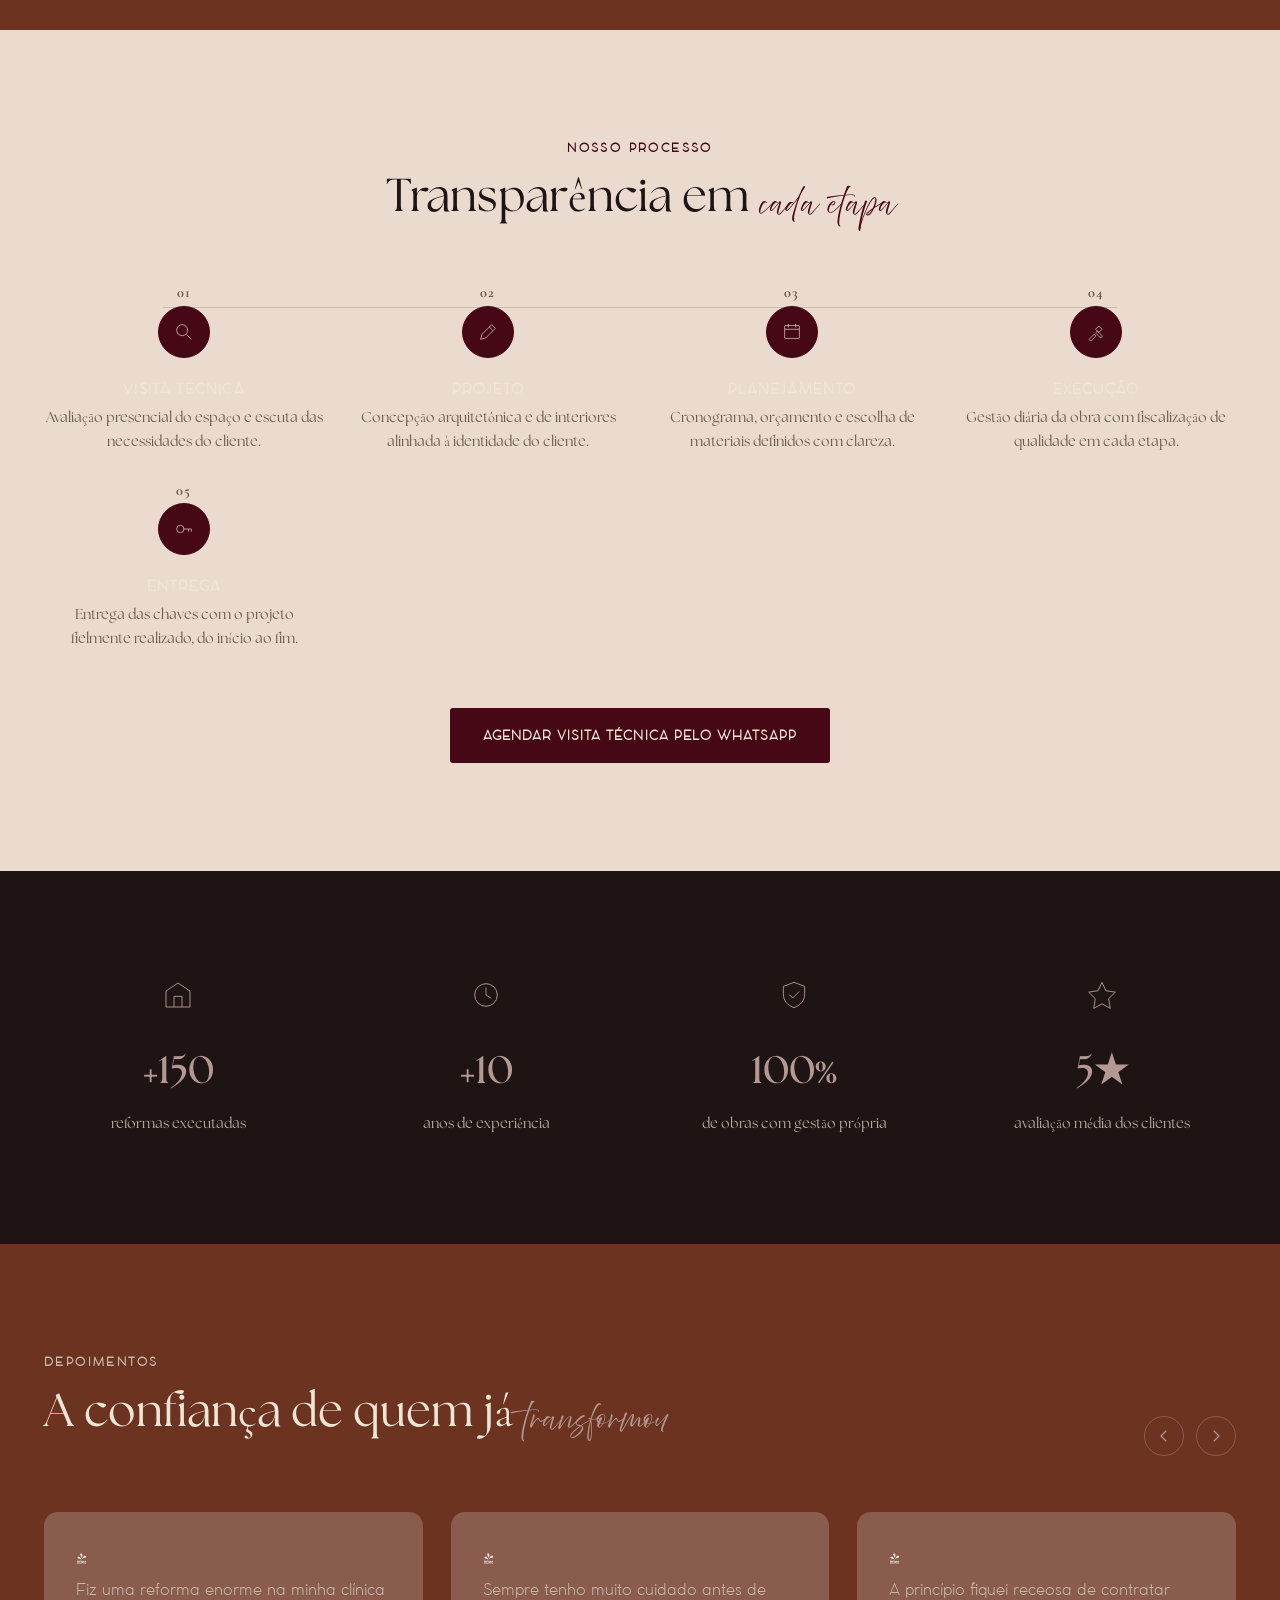
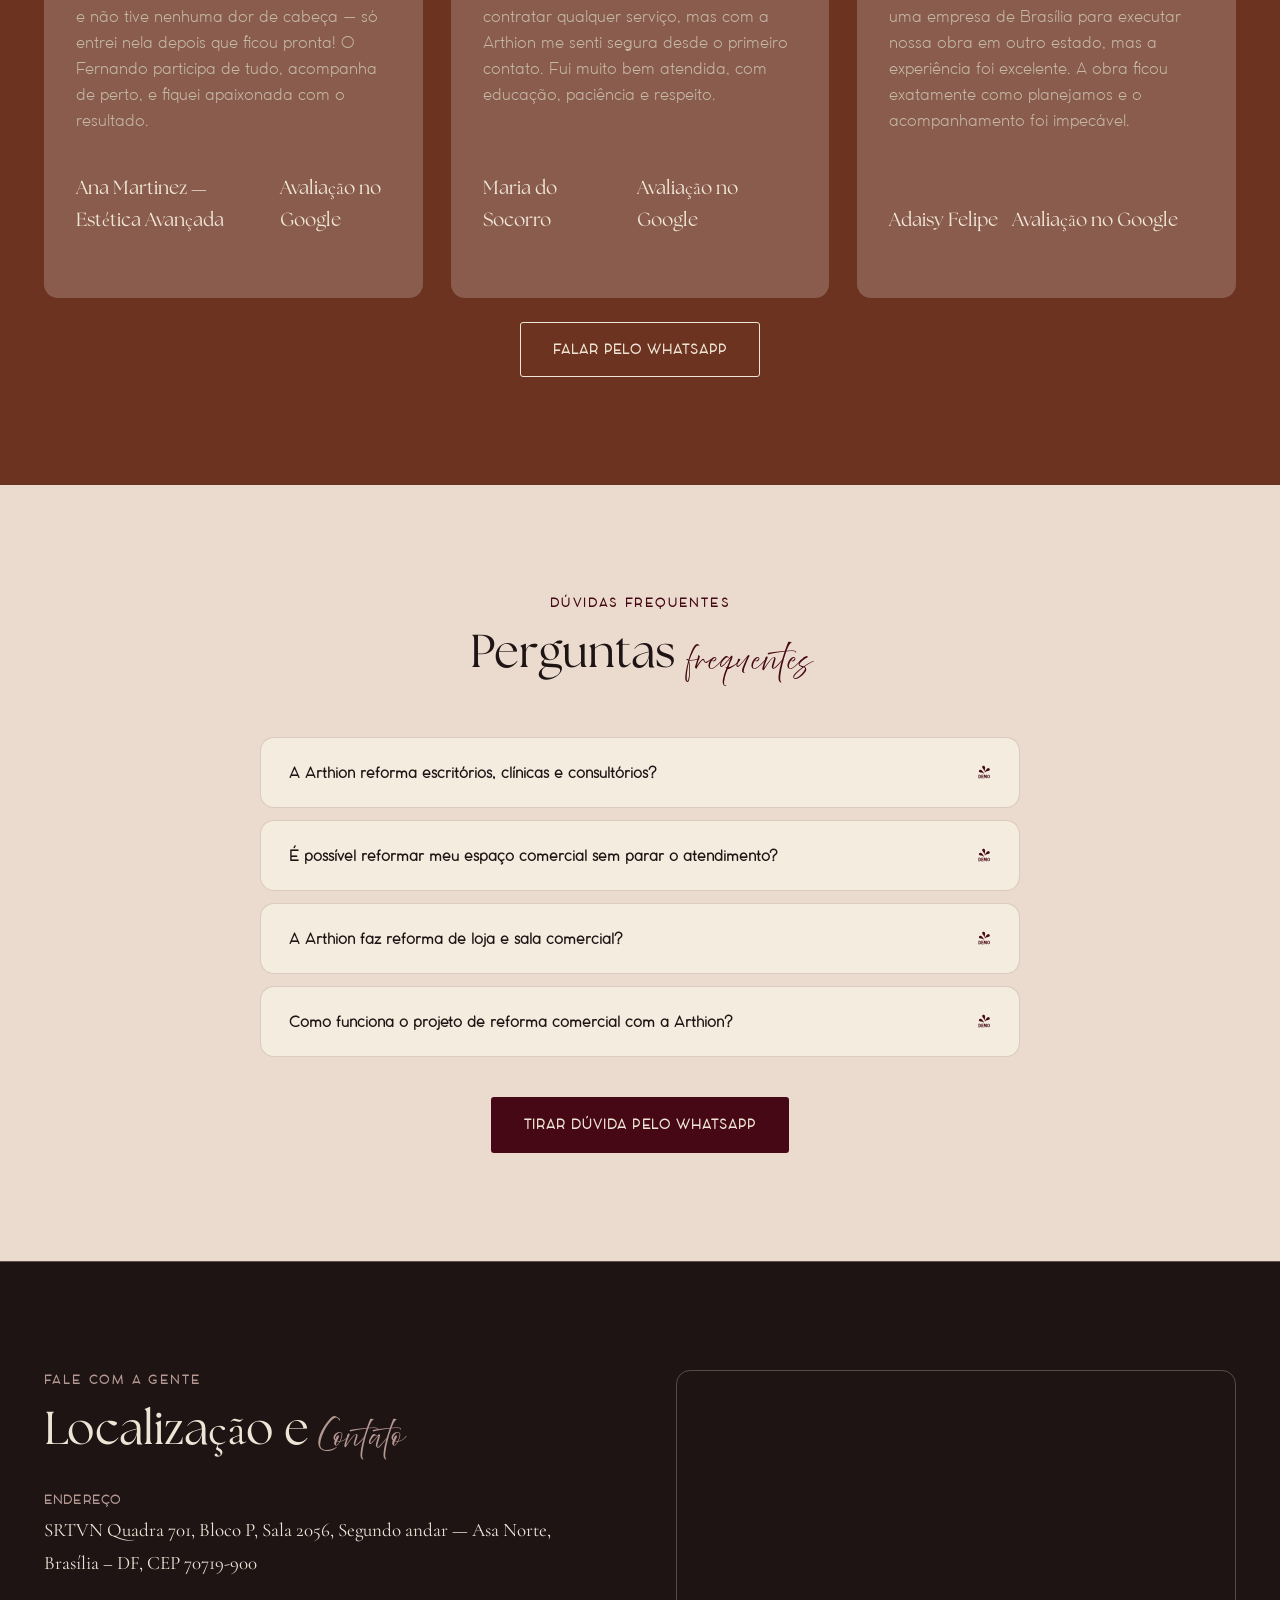
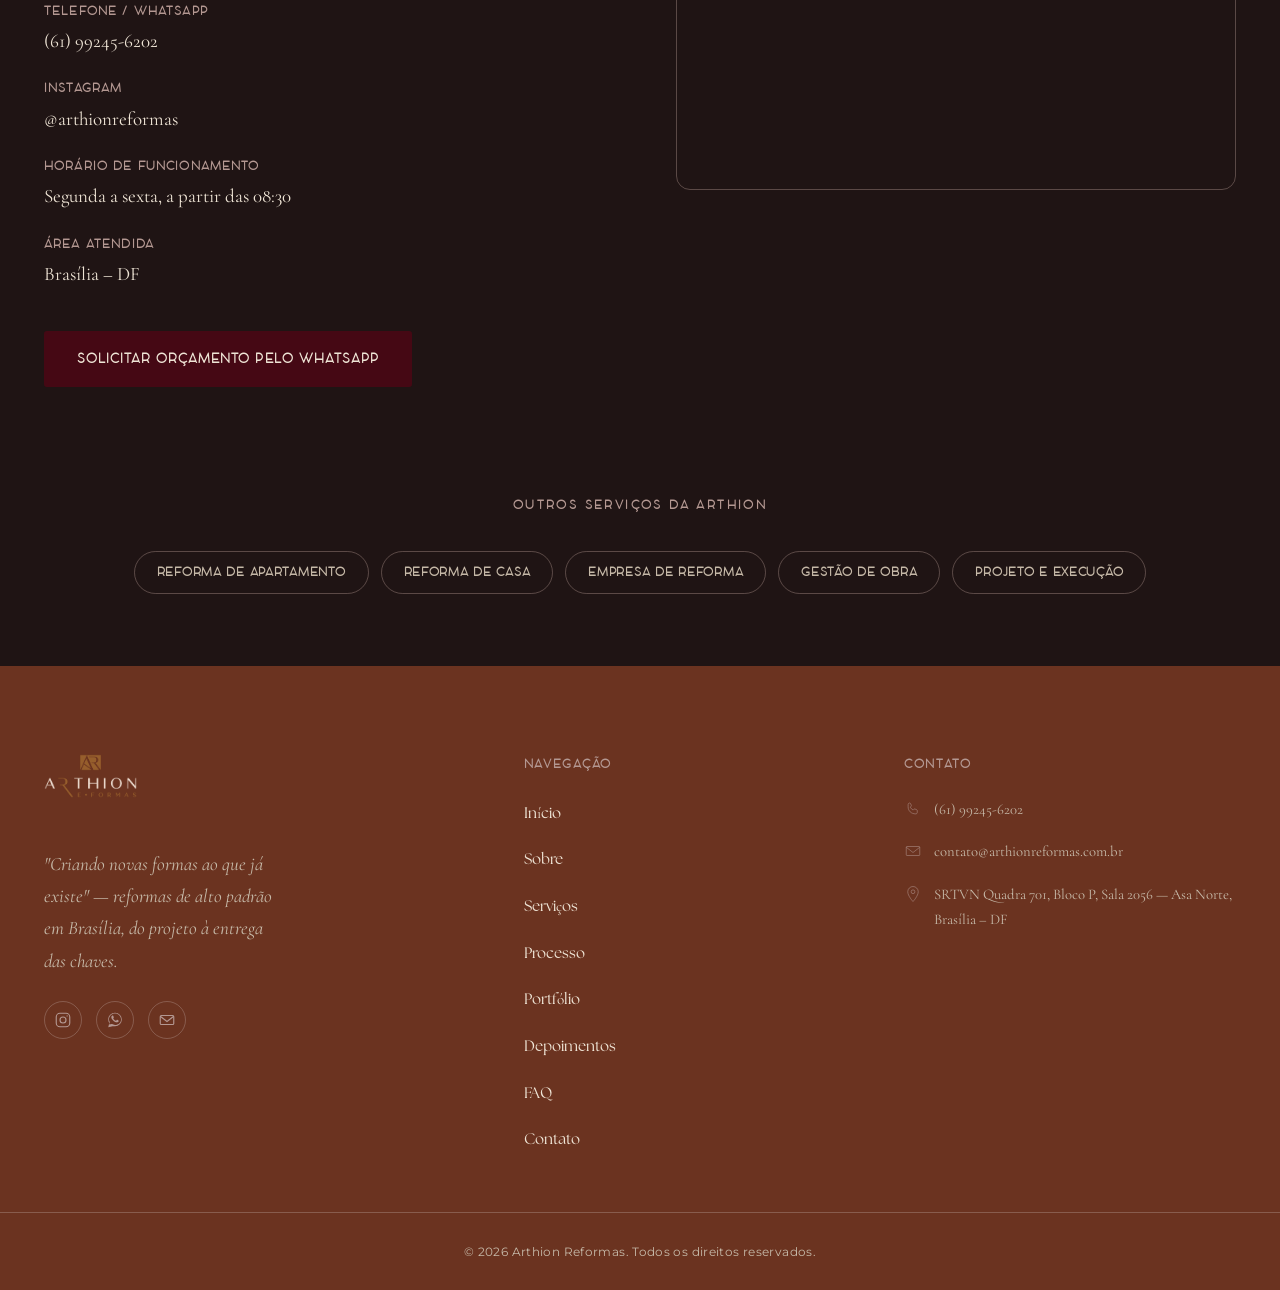
<file: reforma-comercial.html>
<!DOCTYPE html>
<html lang="pt-BR">
<head>
<!-- Google tag (gtag.js) -->
<script async src="https://www.googletagmanager.com/gtag/js?id=AW-18241751082"></script>
<script>
  window.dataLayer = window.dataLayer || [];
  function gtag(){dataLayer.push(arguments);}
  gtag('js', new Date());

  gtag('config', 'AW-18241751082');
</script>

<!-- Evento de conversão "Clique WhatsApp" — ver index.html para detalhes do
fix de rastreamento (transport_type: 'beacon', sem bloquear a navegação). -->
<script>
function gtag_report_conversion(url) {
  gtag('event', 'conversion', {
      'send_to': 'AW-18241751082/SMw0CIzwotwcEKqQrPpD',
      'value': 1.0,
      'currency': 'BRL',
      'transport_type': 'beacon'
  });
  return true; // nunca usar "return false" nem preventDefault aqui
}
</script>

<meta charset="UTF-8">
<meta name="viewport" content="width=device-width, initial-scale=1.0">
<title>Reforma Comercial em Brasília | Arthion Reformas</title>
<meta name="description" content="Reforma de escritórios, clínicas, consultórios e lojas em Brasília, com projeto e execução de alto padrão sem parar a rotina do seu negócio.">

<!-- Open Graph -->
<meta property="og:type" content="website">
<meta property="og:title" content="Reforma Comercial em Brasília | Arthion Reformas">
<meta property="og:description" content="Reforma de escritórios, clínicas, consultórios e lojas em Brasília, com projeto e execução de alto padrão sem parar a rotina do seu negócio.">
<meta property="og:image" content="https://www.arthionreformas.com.br/assets/img/og-image.jpg"> <!-- SUBSTITUIR: imagem 1200x630px real -->
<meta property="og:locale" content="pt_BR">
<meta property="og:url" content="https://www.arthionreformas.com.br/reforma-comercial.html">

<!-- Twitter Card -->
<meta name="twitter:card" content="summary_large_image">
<meta name="twitter:title" content="Reforma Comercial em Brasília | Arthion Reformas">
<meta name="twitter:description" content="Reforma de escritórios, clínicas, consultórios e lojas em Brasília, com projeto e execução de alto padrão sem parar a rotina do seu negócio.">
<meta name="twitter:image" content="https://www.arthionreformas.com.br/assets/img/og-image.jpg"> <!-- SUBSTITUIR: mesma imagem do og:image -->

<link rel="canonical" href="https://www.arthionreformas.com.br/reforma-comercial.html">

<link rel="icon" href="assets/logo/favicon.png" type="image/png">

<link rel="preconnect" href="https://fonts.googleapis.com">
<link rel="preconnect" href="https://fonts.gstatic.com" crossorigin>
<link href="https://fonts.googleapis.com/css2?family=Alex+Brush&family=Cormorant+Garamond:ital,wght@0,400;0,500;0,600;1,400;1,500&family=Montserrat:wght@400;500;600;700&display=swap" rel="stylesheet">

<link rel="stylesheet" href="css/style.min.css">

<link rel="preload" as="image" href="assets/img/projetos/escritorio-cj/02.jpg" fetchpriority="high">

<!-- Schema.org — FAQPage (mesmo conteúdo da seção #faq abaixo) -->
<script type="application/ld+json">
{
  "@context": "https://schema.org",
  "@type": "FAQPage",
  "mainEntity": [
    {
      "@type": "Question",
      "name": "A Arthion reforma escritórios, clínicas e consultórios?",
      "acceptedAnswer": {
        "@type": "Answer",
        "text": "Sim. A Arthion executa reformas comerciais completas, incluindo escritórios corporativos, clínicas, consultórios odontológicos e clínicas de estética."
      }
    },
    {
      "@type": "Question",
      "name": "É possível reformar meu espaço comercial sem parar o atendimento?",
      "acceptedAnswer": {
        "@type": "Answer",
        "text": "O planejamento da obra é feito para reduzir ao máximo o impacto na rotina do negócio, com cronograma e etapas definidas antes do início da reforma."
      }
    },
    {
      "@type": "Question",
      "name": "A Arthion faz reforma de loja e sala comercial?",
      "acceptedAnswer": {
        "@type": "Answer",
        "text": "Sim, a reforma de lojas e salas comerciais faz parte dos serviços oferecidos, com projeto e execução sob um único responsável."
      }
    },
    {
      "@type": "Question",
      "name": "Como funciona o projeto de reforma comercial com a Arthion?",
      "acceptedAnswer": {
        "@type": "Answer",
        "text": "O processo segue as mesmas cinco etapas de qualquer reforma de alto padrão: visita técnica, projeto, planejamento, execução com gestão diária da obra e entrega das chaves."
      }
    }
  ]
}
</script>
</head>
<body>

<a class="skip-link" href="#conteudo">Pular para o conteúdo</a>

<!-- HEADER -->
<header class="header" id="header">
  <div class="container header__inner">
    <a href="index.html#inicio" class="header__logo" aria-label="Arthion Reformas — página inicial">
      <img src="img/arthion-icone-crop.png" alt="Arthion Reformas" width="108" height="80">
    </a>

    <nav class="nav" id="nav" aria-label="Navegação principal">
      <ul class="nav__list">
        <li><a href="index.html#inicio" class="nav__link">Início</a></li>
        <li><a href="index.html#sobre" class="nav__link">Sobre</a></li>
        <li><a href="index.html#servicos" class="nav__link">Serviços</a></li>
        <li><a href="index.html#processo" class="nav__link">Processo</a></li>
        <li><a href="projetos.html" class="nav__link">Portfólio</a></li>
        <li><a href="index.html#depoimentos" class="nav__link">Depoimentos</a></li>
        <li><a href="index.html#faq" class="nav__link">FAQ</a></li>
        <li><a href="index.html#contato" class="nav__link">Contato</a></li>
      </ul>
    </nav>

    <a
      class="btn btn--primary header__cta"
      href="https://wa.me/5561992456202?text=Ol%C3%A1!%20Vim%20pela%20p%C3%A1gina%20de%20Reforma%20Comercial%20da%20Arthion%20Reformas%20e%20gostaria%20de%20solicitar%20um%20or%C3%A7amento."
      target="_blank"
      rel="noopener"
      aria-label="Solicitar orçamento pelo WhatsApp"
      onclick="gtag_report_conversion('https://wa.me/5561992456202?text=Ol%C3%A1!%20Vim%20pela%20p%C3%A1gina%20de%20Reforma%20Comercial%20da%20Arthion%20Reformas%20e%20gostaria%20de%20solicitar%20um%20or%C3%A7amento.');"
    >Solicitar orçamento</a>

    <button class="hamburger" id="hamburger" aria-label="Abrir menu" aria-expanded="false" aria-controls="nav">
      <span></span><span></span><span></span>
    </button>
  </div>
</header>

<main id="conteudo">

  <!-- HERO -->
  <section class="hero" id="inicio">
    <div class="hero__col reveal">
      <p class="eyebrow">Reforma comercial em Brasília</p>
      <h1 class="hero__title">Reforma<br><em>Comercial</em><br>em Brasília</h1>
      <p class="hero__subtitle">Reforma comercial completa para escritórios, clínicas, consultórios odontológicos, clínicas de estética, lojas e salas comerciais — projeto e execução de alto padrão sem interromper a rotina do seu negócio.</p>
      <div class="hero__actions">
        <a
          class="btn btn--primary"
          href="https://wa.me/5561992456202?text=Ol%C3%A1!%20Vim%20pela%20p%C3%A1gina%20de%20Reforma%20Comercial%20da%20Arthion%20Reformas%20e%20gostaria%20de%20solicitar%20um%20or%C3%A7amento."
          target="_blank"
          rel="noopener"
          onclick="gtag_report_conversion('https://wa.me/5561992456202?text=Ol%C3%A1!%20Vim%20pela%20p%C3%A1gina%20de%20Reforma%20Comercial%20da%20Arthion%20Reformas%20e%20gostaria%20de%20solicitar%20um%20or%C3%A7amento.');"
        >Solicitar orçamento</a>
        <a class="btn btn--outline" href="#contato">Entrar em Contato</a>
      </div>
    </div>

    <div class="hero__media reveal">
      <img src="assets/img/projetos/escritorio-cj/02.jpg" alt="Lounge de espera em escritório corporativo reformado pela Arthion" width="1320" height="880" loading="eager" fetchpriority="high">
    </div>
  </section>

  <!-- GALERIA DE PROJETOS RELACIONADOS (logo após o Hero) -->
  <section class="section section--divider" id="galeria">
    <div class="container">
      <div class="section__head reveal">
        <p class="eyebrow eyebrow--light">Projeto realizado</p>
        <h2 class="section__title section__title--light">Escritório <em>Corporativo</em></h2>
        <p>Reforma corporativa assinada pela Arthion, com marcenaria em madeira, tons terrosos e acabamento sofisticado.</p>
      </div>

      <div class="project-gallery">
        <a class="reveal" href="assets/img/projetos/escritorio-cj/01.jpg" target="_blank" rel="noopener">
          <img src="assets/img/projetos/escritorio-cj/01.jpg" alt="Sala de reuniões principal em escritório corporativo reformado" width="1320" height="880" loading="lazy">
        </a>

        <a class="reveal" href="assets/img/projetos/escritorio-cj/03.jpg" target="_blank" rel="noopener">
          <img src="assets/img/projetos/escritorio-cj/03.jpg" alt="Lounge de espera em escritório corporativo reformado" width="1320" height="880" loading="lazy">
        </a>

        <a class="reveal" href="assets/img/projetos/escritorio-cj/05.jpg" target="_blank" rel="noopener">
          <img src="assets/img/projetos/escritorio-cj/05.jpg" alt="Sala privativa compacta em escritório corporativo reformado" width="1320" height="880" loading="lazy">
        </a>

        <a class="reveal" href="assets/img/projetos/escritorio-cj/06.jpg" target="_blank" rel="noopener">
          <img src="assets/img/projetos/escritorio-cj/06.jpg" alt="Estação de trabalho com estante em escritório corporativo reformado" width="1320" height="880" loading="lazy">
        </a>
      </div>

      <div class="portfolio__cta reveal">
        <a
          class="btn btn--primary"
          href="https://wa.me/5561992456202?text=Ol%C3%A1!%20Vim%20pela%20p%C3%A1gina%20de%20Reforma%20Comercial%20da%20Arthion%20Reformas%20e%20gostaria%20de%20solicitar%20um%20or%C3%A7amento."
          target="_blank"
          rel="noopener"
          onclick="gtag_report_conversion('https://wa.me/5561992456202?text=Ol%C3%A1!%20Vim%20pela%20p%C3%A1gina%20de%20Reforma%20Comercial%20da%20Arthion%20Reformas%20e%20gostaria%20de%20solicitar%20um%20or%C3%A7amento.');"
        >Solicitar orçamento</a>
        <a class="btn btn--outline" href="projetos.html">Ver todos os projetos</a>
      </div>
    </div>
  </section>

  <!-- BARRA DE DIFERENCIAIS -->
  <section class="section section--dark section--claro">
    <div class="container">
      <div class="differentials">
        <div class="differential reveal">
          <svg class="icon" width="36" height="36" viewBox="0 0 48 48" fill="none" stroke="currentColor" stroke-width="1.3" aria-hidden="true">
            <rect x="14" y="8" width="20" height="32" rx="2"/>
            <path d="M18 8V6a2 2 0 0 1 2-2h8a2 2 0 0 1 2 2v2"/>
            <path d="M18 23l4 4 8-9"/>
          </svg>
          <h3>Gestão completa</h3>
          <p>Do estudo inicial à entrega das chaves, uma única equipe responsável por todo o processo.</p>
        </div>

        <div class="differential reveal">
          <svg class="icon" width="36" height="36" viewBox="0 0 48 48" fill="none" stroke="currentColor" stroke-width="1.3" aria-hidden="true">
            <circle cx="24" cy="24" r="17"/>
            <path d="M24 13v11l8 5"/>
          </svg>
          <h3>Prazos cumpridos</h3>
          <p>Planejamento rigoroso de cronograma, com acompanhamento constante da execução.</p>
        </div>

        <div class="differential reveal">
          <svg class="icon" width="36" height="36" viewBox="0 0 48 48" fill="none" stroke="currentColor" stroke-width="1.3" aria-hidden="true">
            <circle cx="18" cy="16" r="6"/>
            <path d="M6 41c0-7.5 5.4-12.5 12-12.5S30 33.5 30 41"/>
            <circle cx="34" cy="18" r="5"/>
            <path d="M30 41c.4-6.3 4-11 12-11"/>
          </svg>
          <h3>Equipe especializada</h3>
          <p>Arquitetos, engenheiros e mestres de obra dedicados a projetos de alto padrão.</p>
        </div>

        <div class="differential reveal">
          <svg class="icon" width="36" height="36" viewBox="0 0 48 48" fill="none" stroke="currentColor" stroke-width="1.3" aria-hidden="true">
            <path d="M24 6l4.2 13.8L42 24l-13.8 4.2L24 42l-4.2-13.8L6 24l13.8-4.2z"/>
          </svg>
          <h3>Acabamento impecável</h3>
          <p>Curadoria de materiais e atenção a cada detalhe até o último ajuste da obra.</p>
        </div>
      </div>
    </div>
  </section>

  <!-- SERVIÇOS ESPECÍFICOS -->
  <section class="section section--dark" id="servicos">
    <div class="container">
      <div class="section__head reveal">
        <p class="eyebrow eyebrow--light">Reforma comercial</p>
        <h2 class="section__title section__title--light">Soluções para o seu <em>negócio</em></h2>
      </div>

      <div class="services-grid">
        <div class="services">
          <div class="service reveal">
            <p class="service__number">01</p>
            <h3>Reforma de escritório corporativo</h3>
          </div>
          <div class="service reveal">
            <p class="service__number">02</p>
            <h3>Reforma de clínica e consultório odontológico</h3>
          </div>
          <div class="service reveal">
            <p class="service__number">03</p>
            <h3>Reforma de loja e sala comercial</h3>
          </div>
          <div class="service reveal">
            <p class="service__number">04</p>
            <h3>Reforma de clínica de estética</h3>
          </div>
          <div class="service reveal">
            <p class="service__number">05</p>
            <h3>Compatibilização de instalações comerciais</h3>
          </div>
          <div class="service reveal">
            <p class="service__number">06</p>
            <h3>Obra com o menor impacto possível na rotina do negócio</h3>
          </div>
        </div>

        <div class="services__media img-placeholder reveal">
          <img src="assets/img/projetos/escritorio-cj/04.jpg" alt="Sala de reuniões com obras de arte em escritório corporativo reformado" width="1320" height="880" loading="lazy">
        </div>
      </div>
    </div>
  </section>

  <!-- PROCESSO -->
  <section class="section section--claro" id="processo">
    <div class="container">
      <div class="section__head reveal">
        <p class="eyebrow">Nosso processo</p>
        <h2 class="section__title">Transparência em <em>cada etapa</em></h2>
      </div>

      <div class="process">
        <div class="process-step reveal">
          <p class="process-step__number">01</p>
          <div class="process-step__circle">
            <svg class="icon" viewBox="0 0 48 48" fill="none" stroke="currentColor" stroke-width="1.4" aria-hidden="true">
              <circle cx="20" cy="20" r="12"/>
              <path d="M29 29l11 11"/>
            </svg>
          </div>
          <h3>Visita técnica</h3>
          <p>Avaliação presencial do espaço e escuta das necessidades do cliente.</p>
        </div>

        <div class="process-step reveal">
          <p class="process-step__number">02</p>
          <div class="process-step__circle">
            <svg class="icon" viewBox="0 0 48 48" fill="none" stroke="currentColor" stroke-width="1.4" aria-hidden="true">
              <path d="M8 40l3-11 21-21 8 8-21 21-11 3z"/>
              <path d="M26 12l8 8"/>
            </svg>
          </div>
          <h3>Projeto</h3>
          <p>Concepção arquitetônica e de interiores alinhada à identidade do cliente.</p>
        </div>

        <div class="process-step reveal">
          <p class="process-step__number">03</p>
          <div class="process-step__circle">
            <svg class="icon" viewBox="0 0 48 48" fill="none" stroke="currentColor" stroke-width="1.4" aria-hidden="true">
              <rect x="8" y="10" width="32" height="28" rx="2"/>
              <path d="M8 18h32"/>
              <path d="M16 6v8M32 6v8"/>
            </svg>
          </div>
          <h3>Planejamento</h3>
          <p>Cronograma, orçamento e escolha de materiais definidos com clareza.</p>
        </div>

        <div class="process-step reveal">
          <p class="process-step__number">04</p>
          <div class="process-step__circle">
            <svg class="icon" viewBox="0 0 48 48" fill="none" stroke="currentColor" stroke-width="1.4" aria-hidden="true">
              <path d="M27 22l11 11-4 4-11-11z"/>
              <path d="M9 40l11-11 4 4-11 11z"/>
              <path d="M23 18l7-7 7 7-7 7z"/>
            </svg>
          </div>
          <h3>Execução</h3>
          <p>Gestão diária da obra com fiscalização de qualidade em cada etapa.</p>
        </div>

        <div class="process-step reveal">
          <p class="process-step__number">05</p>
          <div class="process-step__circle">
            <svg class="icon" viewBox="0 0 48 48" fill="none" stroke="currentColor" stroke-width="1.4" aria-hidden="true">
              <circle cx="16" cy="24" r="8"/>
              <path d="M23 24h17"/>
              <path d="M34 24v6M40 24v6"/>
            </svg>
          </div>
          <h3>Entrega</h3>
          <p>Entrega das chaves com o projeto fielmente realizado, do início ao fim.</p>
        </div>
      </div>

      <div class="process__cta reveal">
        <a
          class="btn btn--primary"
          href="https://wa.me/5561992456202?text=Ol%C3%A1!%20Vim%20pela%20p%C3%A1gina%20de%20Reforma%20Comercial%20da%20Arthion%20Reformas%20e%20gostaria%20de%20solicitar%20um%20or%C3%A7amento."
          target="_blank"
          rel="noopener"
          onclick="gtag_report_conversion('https://wa.me/5561992456202?text=Ol%C3%A1!%20Vim%20pela%20p%C3%A1gina%20de%20Reforma%20Comercial%20da%20Arthion%20Reformas%20e%20gostaria%20de%20solicitar%20um%20or%C3%A7amento.');"
        >Agendar visita técnica pelo WhatsApp</a>
      </div>
    </div>
  </section>

  <!-- ESTATÍSTICAS -->
  <section class="section">
    <div class="container stats">
      <div class="stat reveal">
        <svg class="icon" width="32" height="32" viewBox="0 0 48 48" fill="none" stroke="currentColor" stroke-width="1.3" aria-hidden="true">
          <path d="M6 42V18L24 6l18 12v24H6Z"/>
          <path d="M18 42V26h12v16"/>
        </svg>
        <span class="stat__number"><span class="num-symbol">+</span>150</span>
        <p>reformas executadas</p>
      </div>

      <div class="stat reveal">
        <svg class="icon" width="32" height="32" viewBox="0 0 48 48" fill="none" stroke="currentColor" stroke-width="1.3" aria-hidden="true">
          <circle cx="24" cy="24" r="17"/>
          <path d="M24 13v11l8 5"/>
        </svg>
        <span class="stat__number"><span class="num-symbol">+</span>10</span>
        <p>anos de experiência</p>
      </div>

      <div class="stat reveal">
        <svg class="icon" width="32" height="32" viewBox="0 0 48 48" fill="none" stroke="currentColor" stroke-width="1.3" aria-hidden="true">
          <path d="M24 5l16 6v11c0 11.5-7 17.7-16 21C15 39.7 8 33.5 8 22V11z"/>
          <path d="M17 23.5l5 5 10-10"/>
        </svg>
        <span class="stat__number">100<span class="num-symbol">%</span></span>
        <p>de obras com gestão própria</p>
      </div>

      <div class="stat reveal">
        <svg class="icon" width="32" height="32" viewBox="0 0 48 48" fill="none" stroke="currentColor" stroke-width="1.3" aria-hidden="true">
          <path d="M24 5l5.9 12.6L44 19.7l-10 9.9 2.4 14.4L24 37.3 11.6 44l2.4-14.4-10-9.9 14.1-2.1L24 5z"/>
        </svg>
        <span class="stat__number">5★</span>
        <p>avaliação média dos clientes</p>
      </div>
    </div>
  </section>

  <!-- DEPOIMENTOS -->
  <section class="section section--dark" id="depoimentos">
    <div class="container">
      <div class="section__head section__head--split reveal">
        <div>
          <p class="eyebrow eyebrow--light">Depoimentos</p>
          <h2 class="section__title section__title--light">A confiança de quem já <em>transformou</em></h2>
        </div>
        <div class="testimonials-nav">
          <button class="testimonials-nav__btn" id="testimonialPrev" aria-label="Depoimento anterior">
            <svg width="18" height="18" viewBox="0 0 24 24" fill="none" stroke="currentColor" stroke-width="1.6"><path d="M15 5l-7 7 7 7"/></svg>
          </button>
          <button class="testimonials-nav__btn" id="testimonialNext" aria-label="Próximo depoimento">
            <svg width="18" height="18" viewBox="0 0 24 24" fill="none" stroke="currentColor" stroke-width="1.6"><path d="M9 5l7 7-7 7"/></svg>
          </button>
        </div>
      </div>

      <div class="testimonials" id="testimonialsTrack">
        <blockquote class="testimonial reveal">
          <span class="testimonial__mark" aria-hidden="true">"</span>
          <p class="testimonial__quote">Fiz uma reforma enorme na minha clínica e não tive nenhuma dor de cabeça — só entrei nela depois que ficou pronta! O Fernando participa de tudo, acompanha de perto, e fiquei apaixonada com o resultado.</p>
          <footer class="testimonial__author">Ana Martinez — Estética Avançada<span>Avaliação no Google</span></footer>
        </blockquote>

        <blockquote class="testimonial reveal">
          <span class="testimonial__mark" aria-hidden="true">"</span>
          <p class="testimonial__quote">Sempre tenho muito cuidado antes de contratar qualquer serviço, mas com a Arthion me senti segura desde o primeiro contato. Fui muito bem atendida, com educação, paciência e respeito.</p>
          <footer class="testimonial__author">Maria do Socorro<span>Avaliação no Google</span></footer>
        </blockquote>

        <blockquote class="testimonial reveal">
          <span class="testimonial__mark" aria-hidden="true">"</span>
          <p class="testimonial__quote">A princípio fiquei receosa de contratar uma empresa de Brasília para executar nossa obra em outro estado, mas a experiência foi excelente. A obra ficou exatamente como planejamos e o acompanhamento foi impecável.</p>
          <footer class="testimonial__author">Adaisy Felipe<span>Avaliação no Google</span></footer>
        </blockquote>
      </div>

      <div class="testimonials__cta reveal">
        <a
          class="btn btn--outline"
          href="https://wa.me/5561992456202?text=Ol%C3%A1!%20Vim%20pela%20p%C3%A1gina%20de%20Reforma%20Comercial%20da%20Arthion%20Reformas%20e%20gostaria%20de%20solicitar%20um%20or%C3%A7amento."
          target="_blank"
          rel="noopener"
          onclick="gtag_report_conversion('https://wa.me/5561992456202?text=Ol%C3%A1!%20Vim%20pela%20p%C3%A1gina%20de%20Reforma%20Comercial%20da%20Arthion%20Reformas%20e%20gostaria%20de%20solicitar%20um%20or%C3%A7amento.');"
        >Falar pelo WhatsApp</a>
      </div>
    </div>
  </section>

  <!-- PERGUNTAS FREQUENTES -->
  <section class="section section--claro" id="faq">
    <div class="container">
      <div class="section__head reveal">
        <p class="eyebrow">Dúvidas frequentes</p>
        <h2 class="section__title">Perguntas <em>frequentes</em></h2>
      </div>

      <div class="faq-list">
        <details class="faq-item reveal">
          <summary class="faq-item__question">A Arthion reforma escritórios, clínicas e consultórios?</summary>
          <p class="faq-item__answer">Sim. A Arthion executa reformas comerciais completas, incluindo escritórios corporativos, clínicas, consultórios odontológicos e clínicas de estética.</p>
        </details>

        <details class="faq-item reveal">
          <summary class="faq-item__question">É possível reformar meu espaço comercial sem parar o atendimento?</summary>
          <p class="faq-item__answer">O planejamento da obra é feito para reduzir ao máximo o impacto na rotina do negócio, com cronograma e etapas definidas antes do início da reforma.</p>
        </details>

        <details class="faq-item reveal">
          <summary class="faq-item__question">A Arthion faz reforma de loja e sala comercial?</summary>
          <p class="faq-item__answer">Sim, a reforma de lojas e salas comerciais faz parte dos serviços oferecidos, com projeto e execução sob um único responsável.</p>
        </details>

        <details class="faq-item reveal">
          <summary class="faq-item__question">Como funciona o projeto de reforma comercial com a Arthion?</summary>
          <p class="faq-item__answer">O processo segue as mesmas cinco etapas de qualquer reforma de alto padrão: visita técnica, projeto, planejamento, execução com gestão diária da obra e entrega das chaves.</p>
        </details>
      </div>

      <div class="faq__cta reveal">
        <a
          class="btn btn--primary"
          href="https://wa.me/5561992456202?text=Ol%C3%A1!%20Vim%20pela%20p%C3%A1gina%20de%20Reforma%20Comercial%20da%20Arthion%20Reformas%20e%20gostaria%20de%20solicitar%20um%20or%C3%A7amento."
          target="_blank"
          rel="noopener"
          onclick="gtag_report_conversion('https://wa.me/5561992456202?text=Ol%C3%A1!%20Vim%20pela%20p%C3%A1gina%20de%20Reforma%20Comercial%20da%20Arthion%20Reformas%20e%20gostaria%20de%20solicitar%20um%20or%C3%A7amento.');"
        >Tirar dúvida pelo WhatsApp</a>
      </div>
    </div>
  </section>

  <!-- LOCALIZAÇÃO E CONTATO -->
  <section class="section section--divider" id="contato">
    <div class="container contact">
      <div class="contact__info reveal">
        <p class="eyebrow">Fale com a gente</p>
        <h2 class="section__title">Localização e <em>Contato</em></h2>

        <ul class="contact__list">
          <li>
            <strong>Endereço</strong>
            <span>SRTVN Quadra 701, Bloco P, Sala 2056, Segundo andar — Asa Norte, Brasília – DF, CEP 70719-900</span>
          </li>
          <li>
            <strong>Telefone / WhatsApp</strong>
            <span>(61) 99245-6202</span>
          </li>
          <li>
            <strong>Instagram</strong>
            <span><a href="https://www.instagram.com/arthionreformas/" target="_blank" rel="noopener">@arthionreformas</a></span>
          </li>
          <li>
            <strong>Horário de funcionamento</strong>
            <span>Segunda a sexta, a partir das 08:30</span>
          </li>
          <li>
            <strong>Área atendida</strong>
            <span>Brasília – DF</span>
          </li>
        </ul>

        <a
          class="btn btn--primary"
          href="https://wa.me/5561992456202?text=Ol%C3%A1!%20Vim%20pela%20p%C3%A1gina%20de%20Reforma%20Comercial%20da%20Arthion%20Reformas%20e%20gostaria%20de%20solicitar%20um%20or%C3%A7amento."
          target="_blank"
          rel="noopener"
          onclick="gtag_report_conversion('https://wa.me/5561992456202?text=Ol%C3%A1!%20Vim%20pela%20p%C3%A1gina%20de%20Reforma%20Comercial%20da%20Arthion%20Reformas%20e%20gostaria%20de%20solicitar%20um%20or%C3%A7amento.');"
        >Solicitar orçamento pelo WhatsApp</a>
      </div>

      <div class="contact__map reveal">
        <iframe
          src="https://www.google.com/maps/embed?pb=!1m18!1m12!1m3!1d3839.3780739050676!2d-47.89091022487014!3d-15.78400638485485!2m3!1f0!2f0!3f0!3m2!1i1024!2i768!4f13.1!3m3!1m2!1s0x935a3b6623cad993%3A0xe0c4657cb2bde5a3!2sArthion%20Arquitetura!5e0!3m2!1spt-BR!2sbr!4v1784671436152!5m2!1spt-BR!2sbr"
          width="100%"
          height="100%"
          style="border:0;"
          allowfullscreen=""
          loading="lazy"
          referrerpolicy="strict-origin-when-cross-origin"
          title="Mapa de localização da Arthion Reformas"
        ></iframe>
      </div>
    </div>
  </section>

  <!-- OUTROS SERVIÇOS (links internos entre landing pages) -->
  <section class="section" style="padding-top: 0; padding-bottom: 72px;">
    <div class="container" style="text-align: center;">
      <p class="eyebrow reveal">Outros serviços da Arthion</p>
      <nav class="project-jumplinks reveal" aria-label="Outros serviços da Arthion">
        <a href="reforma-de-apartamento.html">Reforma de Apartamento</a>
        <a href="reforma-de-casa.html">Reforma de Casa</a>
        <a href="empresa-de-reforma.html">Empresa de Reforma</a>
        <a href="gestao-de-obra.html">Gestão de Obra</a>
        <a href="projeto-e-execucao.html">Projeto e Execução</a>
      </nav>
    </div>
  </section>

</main>

<!-- FOOTER -->
<footer class="footer">
  <div class="container footer__grid">

    <div class="footer__col">
      <a href="index.html#inicio" class="footer__logo" aria-label="Arthion Reformas — página inicial">
        <img src="img/arthion-logo-completo-claro-crop.png" alt="Arthion Reformas" width="168" height="80">
      </a>
      <p class="footer__desc">"Criando novas formas ao que já existe" — reformas de alto padrão em Brasília, do projeto à entrega das chaves.</p>

      <div class="footer__social">
        <a href="https://www.instagram.com/arthionreformas/" target="_blank" rel="noopener" aria-label="Instagram da Arthion Reformas">
          <svg viewBox="0 0 24 24" fill="none" stroke="currentColor" stroke-width="1.5" width="18" height="18" aria-hidden="true">
            <rect x="3" y="3" width="18" height="18" rx="5"/>
            <circle cx="12" cy="12" r="4"/>
            <circle cx="17.5" cy="6.5" r="0.8" fill="currentColor" stroke="none"/>
          </svg>
        </a>
        <a
          href="https://wa.me/5561992456202?text=Ol%C3%A1!%20Vim%20pelo%20site%20da%20Arthion%20Reformas%20e%20gostaria%20de%20solicitar%20um%20or%C3%A7amento."
          target="_blank"
          rel="noopener"
          aria-label="WhatsApp da Arthion Reformas"
          onclick="gtag_report_conversion('https://wa.me/5561992456202?text=Ol%C3%A1!%20Vim%20pelo%20site%20da%20Arthion%20Reformas%20e%20gostaria%20de%20solicitar%20um%20or%C3%A7amento.');"
        >
          <svg viewBox="0 0 32 32" width="18" height="18" fill="currentColor" aria-hidden="true">
            <path d="M16.001 3C9.373 3 4 8.373 4 15c0 2.362.688 4.564 1.875 6.417L4 29l7.771-1.833A11.94 11.94 0 0 0 16.001 27C22.628 27 28 21.627 28 15S22.628 3 16.001 3Zm0 21.75c-1.94 0-3.75-.53-5.303-1.454l-.38-.226-4.61 1.088 1.117-4.49-.248-.394A9.71 9.71 0 0 1 5.25 15c0-5.936 4.815-10.75 10.751-10.75S26.75 9.064 26.75 15 21.937 24.75 16.001 24.75Zm5.906-8.005c-.322-.161-1.903-.939-2.198-1.046-.295-.107-.51-.161-.724.161-.215.322-.833 1.046-1.021 1.261-.188.215-.376.242-.698.081-.322-.161-1.36-.501-2.591-1.598-.958-.854-1.605-1.909-1.793-2.231-.188-.322-.02-.496.141-.657.145-.144.322-.376.483-.564.161-.188.215-.322.322-.537.107-.215.054-.403-.027-.564-.081-.161-.724-1.746-.992-2.392-.261-.628-.526-.543-.724-.553-.188-.009-.403-.011-.618-.011-.215 0-.564.081-.859.403-.295.322-1.127 1.101-1.127 2.686 0 1.585 1.154 3.116 1.315 3.331.161.215 2.272 3.469 5.505 4.865.769.332 1.369.53 1.837.678.772.245 1.475.211 2.031.128.62-.093 1.903-.778 2.171-1.529.268-.752.268-1.396.188-1.529-.08-.134-.295-.215-.617-.376Z"/>
          </svg>
        </a>
        <a href="mailto:contato@arthionreformas.com.br" aria-label="E-mail da Arthion Reformas"> <!-- SUBSTITUIR: e-mail real -->
          <svg viewBox="0 0 24 24" fill="none" stroke="currentColor" stroke-width="1.5" width="18" height="18" aria-hidden="true">
            <rect x="3" y="6" width="18" height="12" rx="1.5"/>
            <path d="M3 7l9 7 9-7"/>
          </svg>
        </a>
      </div>
    </div>

    <div class="footer__col">
      <p class="footer__heading">Navegação</p>
      <ul class="footer__nav-list">
        <li><a href="index.html#inicio">Início</a></li>
        <li><a href="index.html#sobre">Sobre</a></li>
        <li><a href="index.html#servicos">Serviços</a></li>
        <li><a href="index.html#processo">Processo</a></li>
        <li><a href="projetos.html">Portfólio</a></li>
        <li><a href="index.html#depoimentos">Depoimentos</a></li>
        <li><a href="index.html#faq">FAQ</a></li>
        <li><a href="index.html#contato">Contato</a></li>
      </ul>
    </div>

    <div class="footer__col">
      <p class="footer__heading">Contato</p>
      <ul class="footer__contact-list">
        <li>
          <svg class="icon" viewBox="0 0 48 48" fill="none" stroke="currentColor" stroke-width="1.4" aria-hidden="true">
            <path d="M15 8c1 0 2 .5 2.4 1.4l2 4.6c.4.9.2 2-.5 2.7l-2.3 2.3c1.6 3.4 4.4 6.2 7.8 7.8l2.3-2.3c.7-.7 1.8-.9 2.7-.5l4.6 2c.9.4 1.4 1.4 1.4 2.4V33c0 2.2-1.8 4-4 4C19 37 11 29 11 18v-6c0-2.2 1.8-4 4-4z"/>
          </svg>
          <span>(61) 99245-6202</span>
        </li>
        <li>
          <svg class="icon" viewBox="0 0 48 48" fill="none" stroke="currentColor" stroke-width="1.4" aria-hidden="true">
            <rect x="6" y="12" width="36" height="24" rx="2"/>
            <path d="M6 14l18 14L42 14"/>
          </svg>
          <span>contato@arthionreformas.com.br</span> <!-- SUBSTITUIR: e-mail real -->
        </li>
        <li>
          <svg class="icon" viewBox="0 0 48 48" fill="none" stroke="currentColor" stroke-width="1.4" aria-hidden="true">
            <path d="M24 44S10 29 10 18a14 14 0 1 1 28 0c0 11-14 26-14 26z"/>
            <circle cx="24" cy="18" r="5"/>
          </svg>
          <span>SRTVN Quadra 701, Bloco P, Sala 2056 — Asa Norte, Brasília – DF</span>
        </li>
      </ul>
    </div>

  </div>

  <div class="footer__rule" aria-hidden="true"></div>

  <p class="footer__copy">© 2026 Arthion Reformas. Todos os direitos reservados.</p>
</footer>

<!-- BOTÃO FLUTUANTE WHATSAPP -->
<a
  class="whatsapp-float"
  href="https://wa.me/5561992456202?text=Ol%C3%A1!%20Vim%20pela%20p%C3%A1gina%20de%20Reforma%20Comercial%20da%20Arthion%20Reformas%20e%20gostaria%20de%20solicitar%20um%20or%C3%A7amento."
  target="_blank"
  rel="noopener"
  aria-label="Falar com a Arthion Reformas pelo WhatsApp"
  onclick="gtag_report_conversion('https://wa.me/5561992456202?text=Ol%C3%A1!%20Vim%20pela%20p%C3%A1gina%20de%20Reforma%20Comercial%20da%20Arthion%20Reformas%20e%20gostaria%20de%20solicitar%20um%20or%C3%A7amento.');"
>
  <svg viewBox="0 0 32 32" width="30" height="30" fill="currentColor" aria-hidden="true">
    <path d="M16.001 3C9.373 3 4 8.373 4 15c0 2.362.688 4.564 1.875 6.417L4 29l7.771-1.833A11.94 11.94 0 0 0 16.001 27C22.628 27 28 21.627 28 15S22.628 3 16.001 3Zm0 21.75c-1.94 0-3.75-.53-5.303-1.454l-.38-.226-4.61 1.088 1.117-4.49-.248-.394A9.71 9.71 0 0 1 5.25 15c0-5.936 4.815-10.75 10.751-10.75S26.75 9.064 26.75 15 21.937 24.75 16.001 24.75Zm5.906-8.005c-.322-.161-1.903-.939-2.198-1.046-.295-.107-.51-.161-.724.161-.215.322-.833 1.046-1.021 1.261-.188.215-.376.242-.698.081-.322-.161-1.36-.501-2.591-1.598-.958-.854-1.605-1.909-1.793-2.231-.188-.322-.02-.496.141-.657.145-.144.322-.376.483-.564.161-.188.215-.322.322-.537.107-.215.054-.403-.027-.564-.081-.161-.724-1.746-.992-2.392-.261-.628-.526-.543-.724-.553-.188-.009-.403-.011-.618-.011-.215 0-.564.081-.859.403-.295.322-1.127 1.101-1.127 2.686 0 1.585 1.154 3.116 1.315 3.331.161.215 2.272 3.469 5.505 4.865.769.332 1.369.53 1.837.678.772.245 1.475.211 2.031.128.62-.093 1.903-.778 2.171-1.529.268-.752.268-1.396.188-1.529-.08-.134-.295-.215-.617-.376Z"/>
  </svg>
</a>

<script src="js/main.min.js" defer></script>
</body>
</html>
</file>
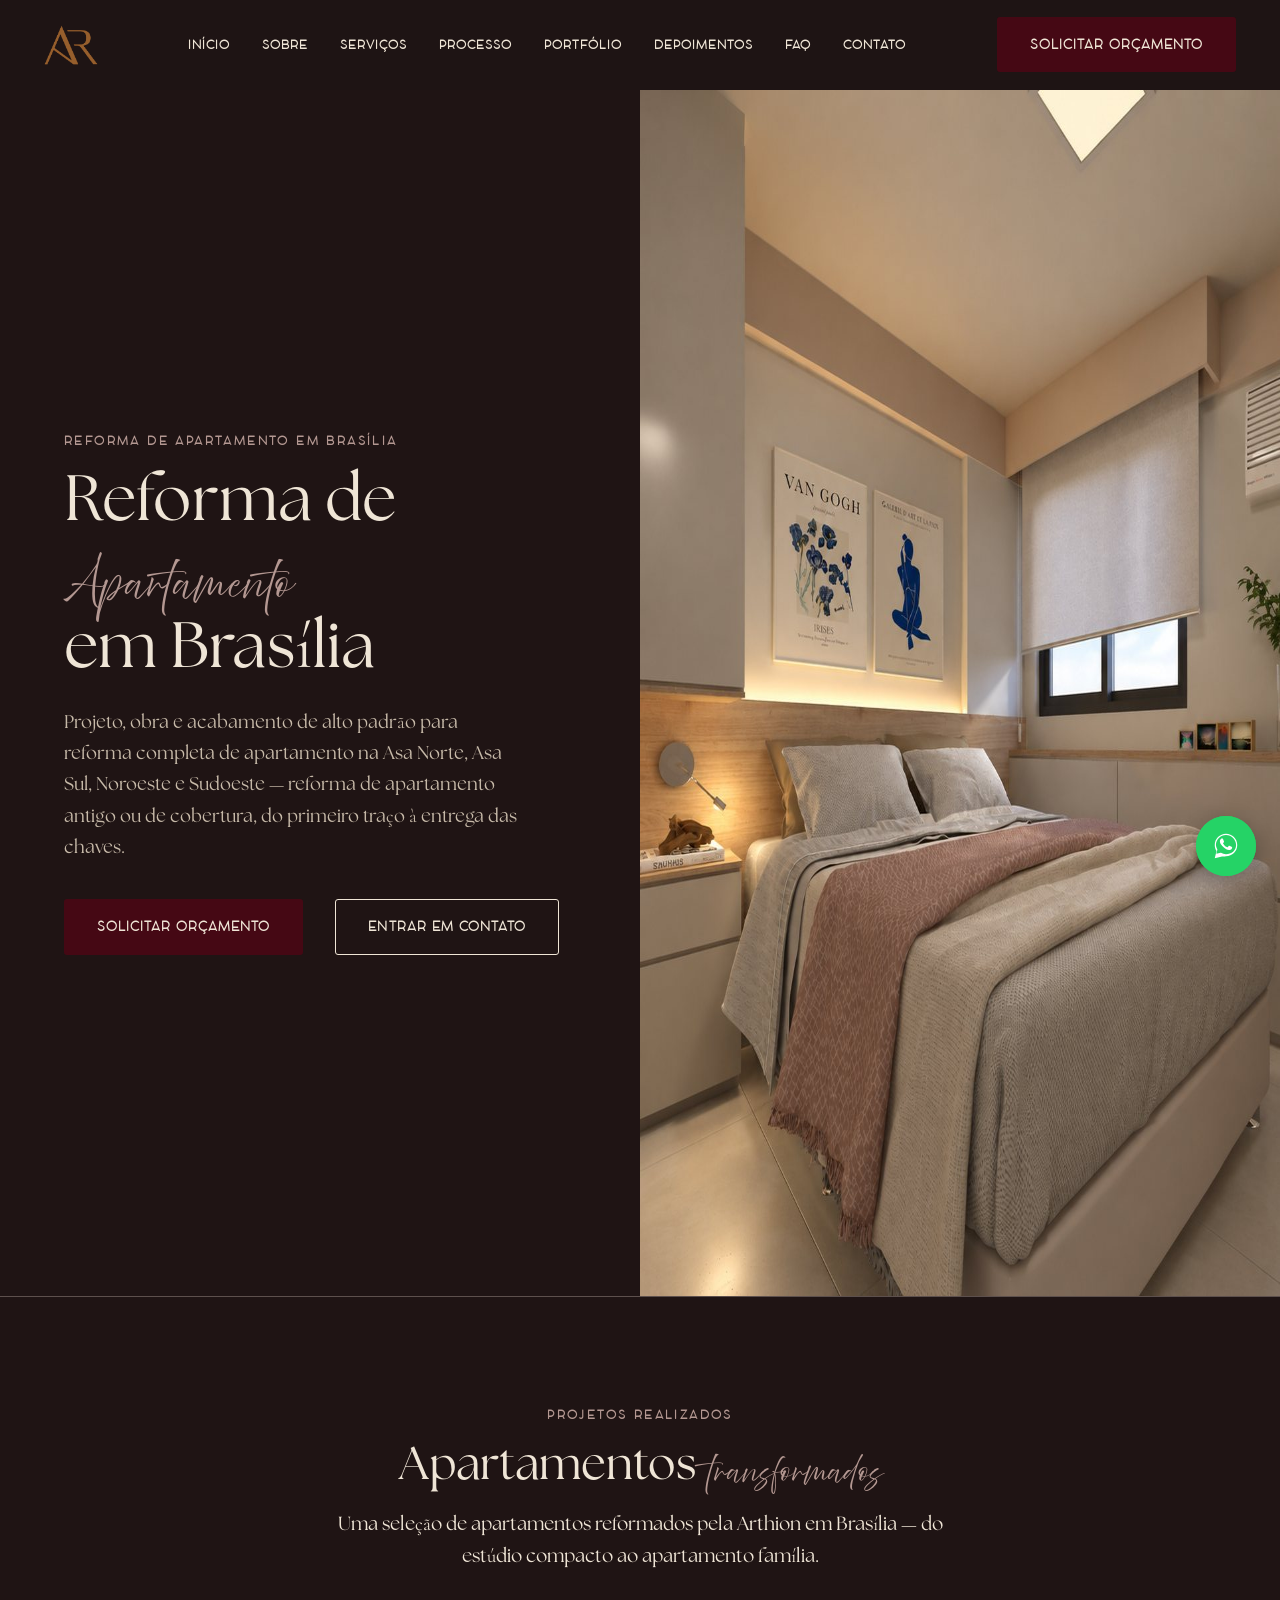
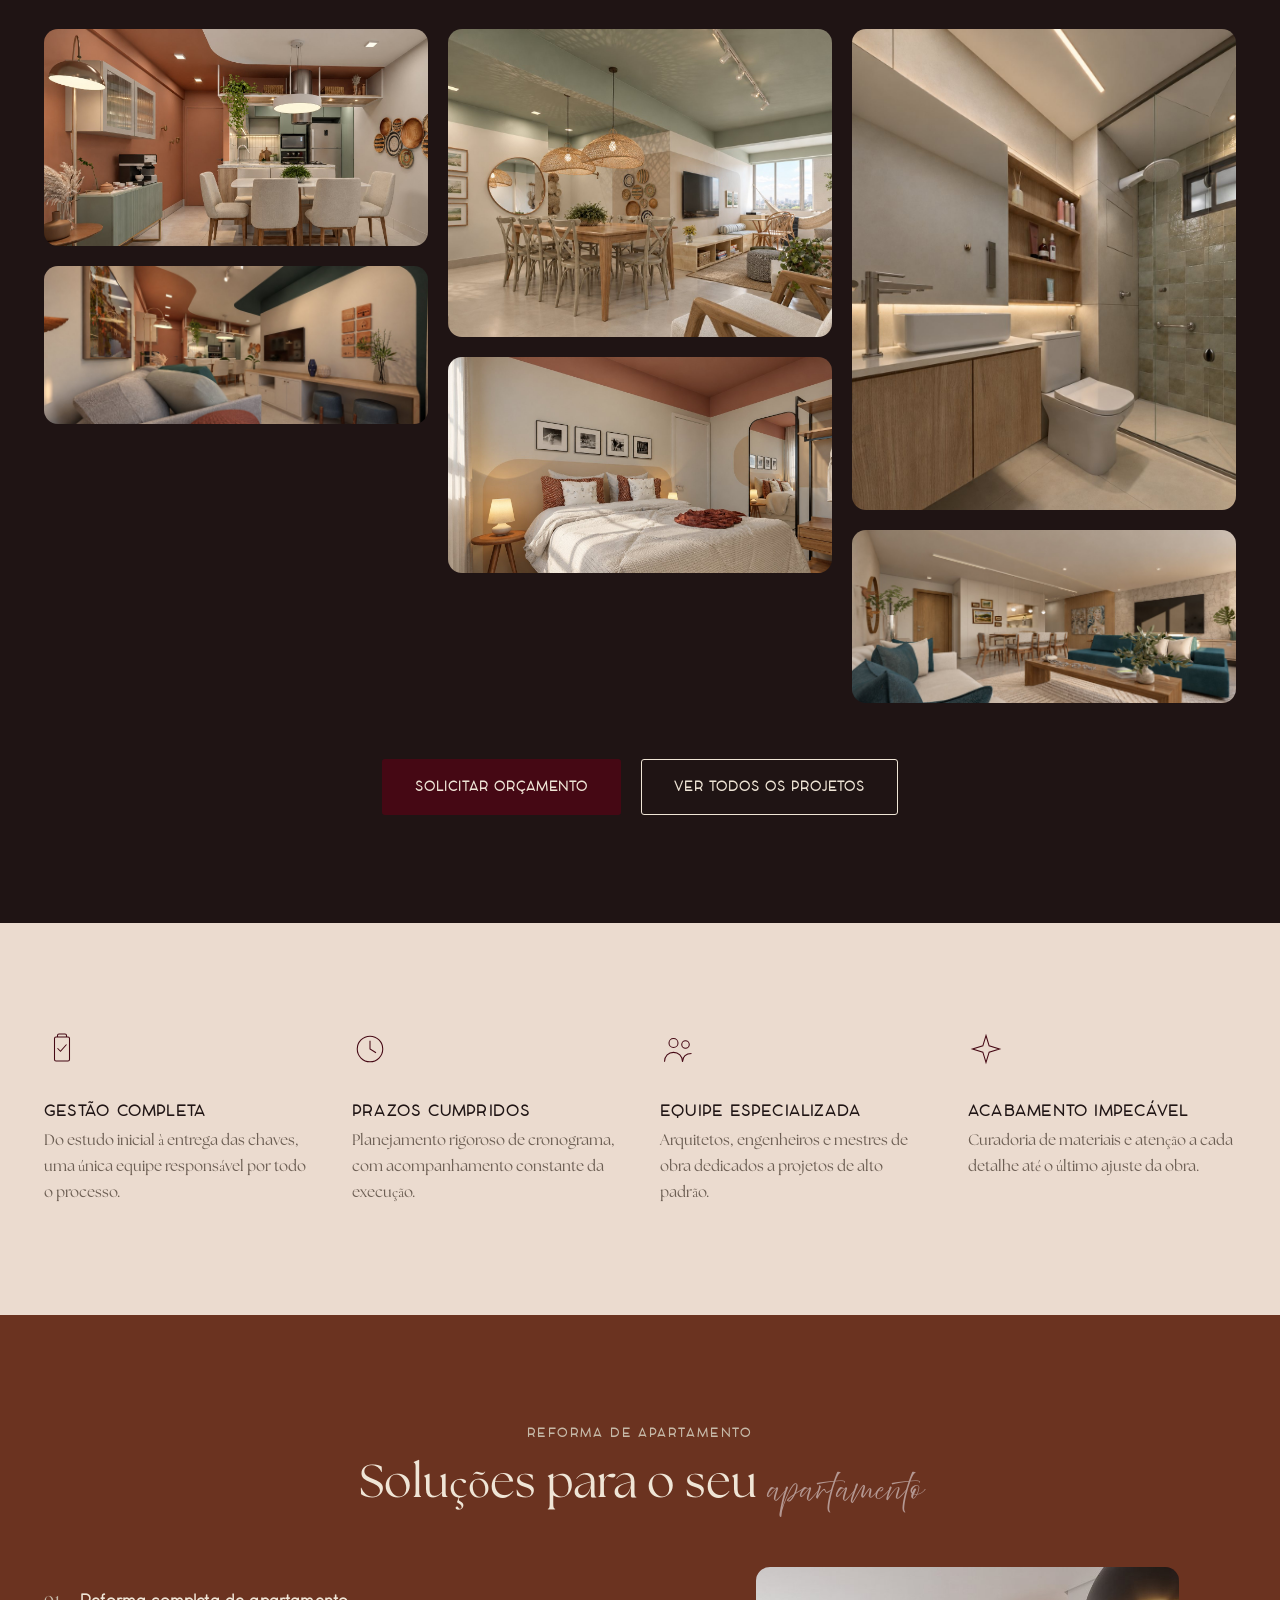
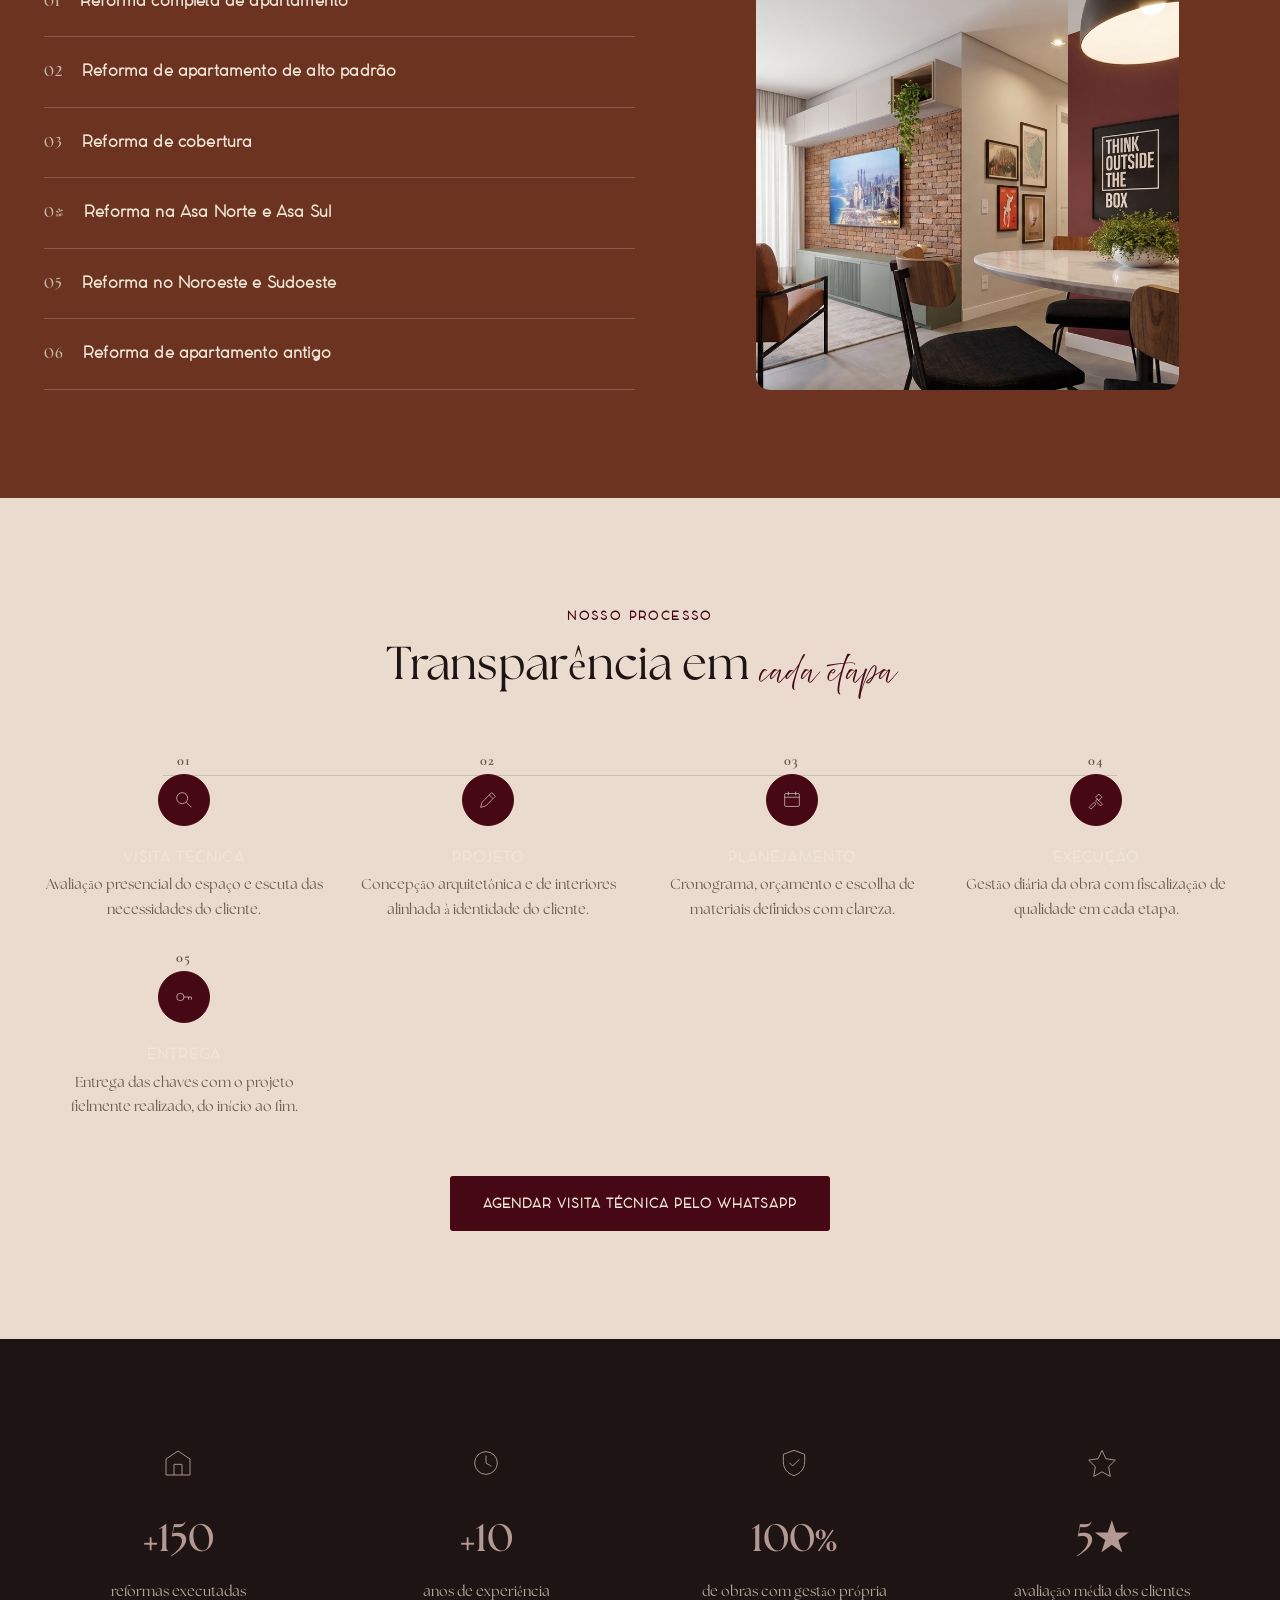
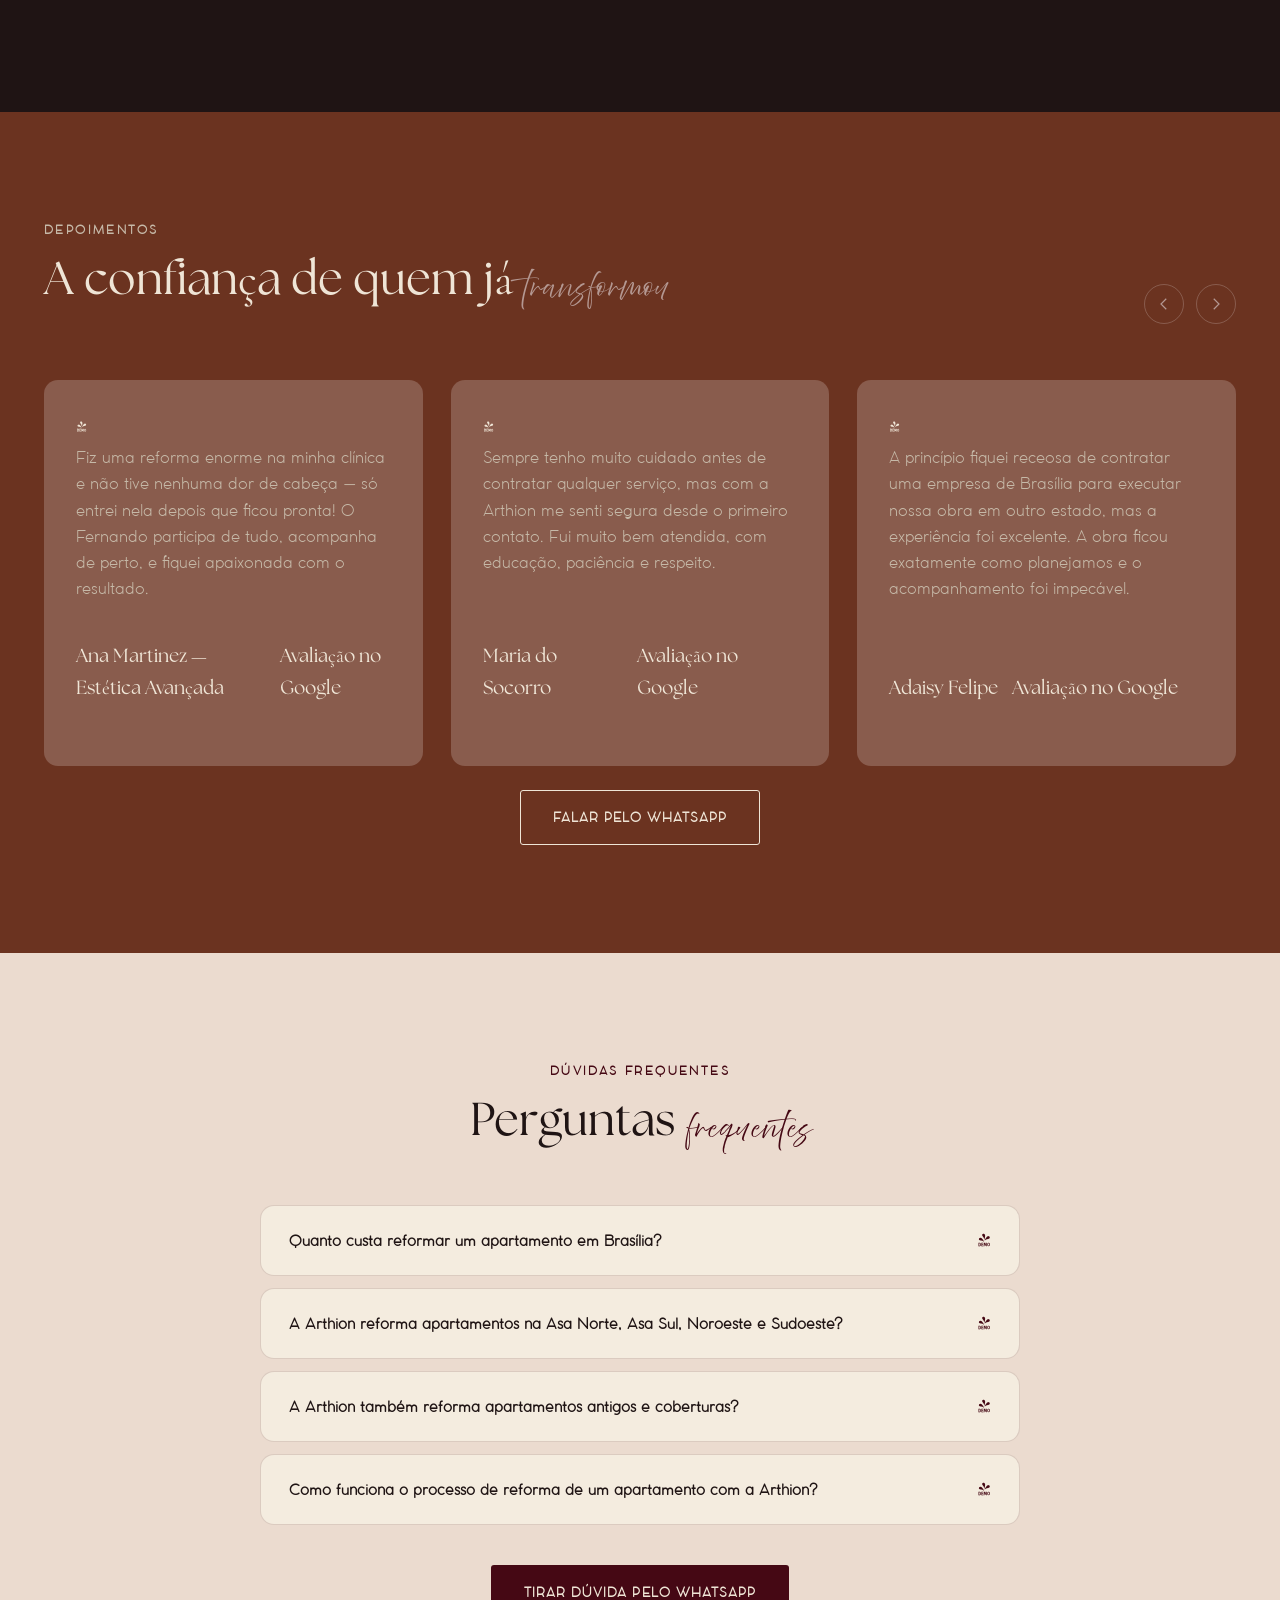
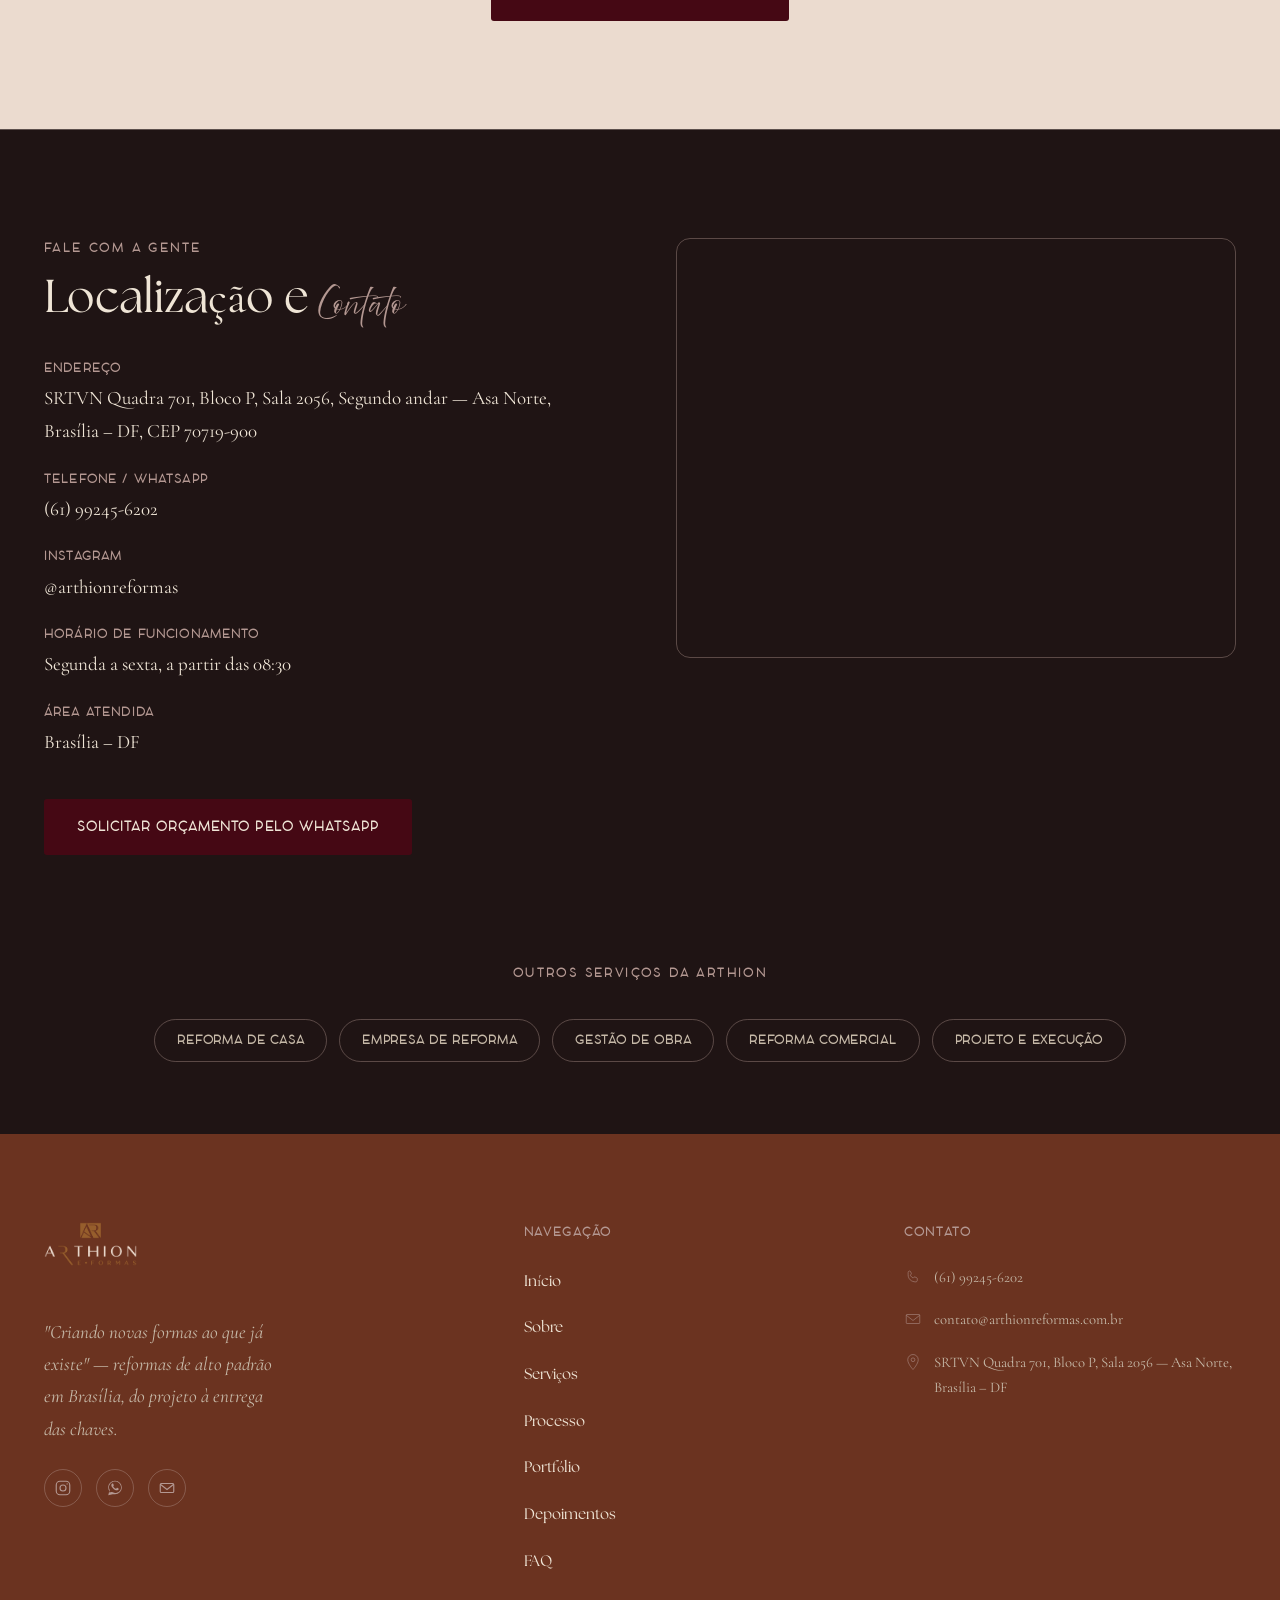
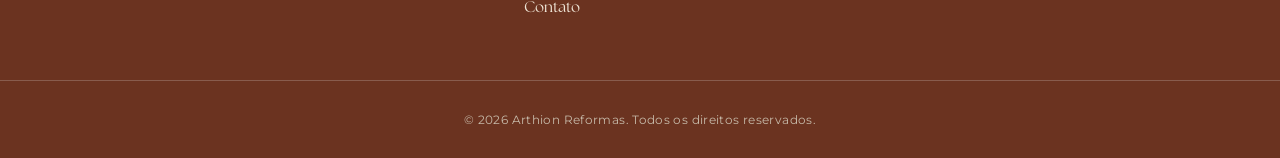
<file: reforma-de-apartamento.html>
<!DOCTYPE html>
<html lang="pt-BR">
<head>
<!-- Google tag (gtag.js) -->
<script async src="https://www.googletagmanager.com/gtag/js?id=AW-18241751082"></script>
<script>
  window.dataLayer = window.dataLayer || [];
  function gtag(){dataLayer.push(arguments);}
  gtag('js', new Date());

  gtag('config', 'AW-18241751082');
</script>

<!-- Evento de conversão "Clique WhatsApp" — ver index.html para detalhes do
fix de rastreamento (transport_type: 'beacon', sem bloquear a navegação). -->
<script>
function gtag_report_conversion(url) {
  gtag('event', 'conversion', {
      'send_to': 'AW-18241751082/SMw0CIzwotwcEKqQrPpD',
      'value': 1.0,
      'currency': 'BRL',
      'transport_type': 'beacon'
  });
  return true; // nunca usar "return false" nem preventDefault aqui
}
</script>

<meta charset="UTF-8">
<meta name="viewport" content="width=device-width, initial-scale=1.0">
<title>Reforma de Apartamento em Brasília | Arthion Reformas</title>
<meta name="description" content="Reforma completa de apartamentos de alto padrão em Brasília — Asa Norte, Asa Sul, Noroeste e Sudoeste. Projeto, obra e acabamento com equipe própria.">

<!-- Open Graph -->
<meta property="og:type" content="website">
<meta property="og:title" content="Reforma de Apartamento em Brasília | Arthion Reformas">
<meta property="og:description" content="Reforma completa de apartamentos de alto padrão em Brasília — Asa Norte, Asa Sul, Noroeste e Sudoeste. Projeto, obra e acabamento com equipe própria.">
<meta property="og:image" content="https://www.arthionreformas.com.br/assets/img/og-image.jpg"> <!-- SUBSTITUIR: imagem 1200x630px real -->
<meta property="og:locale" content="pt_BR">
<meta property="og:url" content="https://www.arthionreformas.com.br/reforma-de-apartamento.html">

<!-- Twitter Card -->
<meta name="twitter:card" content="summary_large_image">
<meta name="twitter:title" content="Reforma de Apartamento em Brasília | Arthion Reformas">
<meta name="twitter:description" content="Reforma completa de apartamentos de alto padrão em Brasília — Asa Norte, Asa Sul, Noroeste e Sudoeste. Projeto, obra e acabamento com equipe própria.">
<meta name="twitter:image" content="https://www.arthionreformas.com.br/assets/img/og-image.jpg"> <!-- SUBSTITUIR: mesma imagem do og:image -->

<link rel="canonical" href="https://www.arthionreformas.com.br/reforma-de-apartamento.html">

<link rel="icon" href="assets/logo/favicon.png" type="image/png">

<link rel="preconnect" href="https://fonts.googleapis.com">
<link rel="preconnect" href="https://fonts.gstatic.com" crossorigin>
<link href="https://fonts.googleapis.com/css2?family=Alex+Brush&family=Cormorant+Garamond:ital,wght@0,400;0,500;0,600;1,400;1,500&family=Montserrat:wght@400;500;600;700&display=swap" rel="stylesheet">

<link rel="stylesheet" href="css/style.min.css">

<link rel="preload" as="image" href="assets/img/projetos/joana/06.jpg" fetchpriority="high">

<!-- Schema.org — FAQPage (mesmo conteúdo da seção #faq abaixo) -->
<script type="application/ld+json">
{
  "@context": "https://schema.org",
  "@type": "FAQPage",
  "mainEntity": [
    {
      "@type": "Question",
      "name": "Quanto custa reformar um apartamento em Brasília?",
      "acceptedAnswer": {
        "@type": "Answer",
        "text": "O valor varia conforme a metragem, o padrão de acabamento e o escopo da reforma. A Arthion faz uma visita técnica para entender o projeto e enviar um orçamento personalizado — fale pelo WhatsApp para agendar."
      }
    },
    {
      "@type": "Question",
      "name": "A Arthion reforma apartamentos na Asa Norte, Asa Sul, Noroeste e Sudoeste?",
      "acceptedAnswer": {
        "@type": "Answer",
        "text": "Sim. A Arthion atende clientes em toda Brasília – DF, com sede na Asa Norte, incluindo apartamentos na Asa Norte, Asa Sul, Noroeste, Sudoeste e demais regiões administrativas."
      }
    },
    {
      "@type": "Question",
      "name": "A Arthion também reforma apartamentos antigos e coberturas?",
      "acceptedAnswer": {
        "@type": "Answer",
        "text": "Sim, a Arthion executa tanto a reforma completa de apartamentos antigos quanto projetos de reforma de cobertura, sempre com projeto arquitetônico e gestão própria da obra."
      }
    },
    {
      "@type": "Question",
      "name": "Como funciona o processo de reforma de um apartamento com a Arthion?",
      "acceptedAnswer": {
        "@type": "Answer",
        "text": "O processo segue cinco etapas: visita técnica, projeto, planejamento de cronograma e materiais, execução com gestão diária da obra, e entrega das chaves."
      }
    }
  ]
}
</script>
</head>
<body>

<a class="skip-link" href="#conteudo">Pular para o conteúdo</a>

<!-- HEADER -->
<header class="header" id="header">
  <div class="container header__inner">
    <a href="index.html#inicio" class="header__logo" aria-label="Arthion Reformas — página inicial">
      <img src="img/arthion-icone-crop.png" alt="Arthion Reformas" width="108" height="80">
    </a>

    <nav class="nav" id="nav" aria-label="Navegação principal">
      <ul class="nav__list">
        <li><a href="index.html#inicio" class="nav__link">Início</a></li>
        <li><a href="index.html#sobre" class="nav__link">Sobre</a></li>
        <li><a href="index.html#servicos" class="nav__link">Serviços</a></li>
        <li><a href="index.html#processo" class="nav__link">Processo</a></li>
        <li><a href="projetos.html" class="nav__link">Portfólio</a></li>
        <li><a href="index.html#depoimentos" class="nav__link">Depoimentos</a></li>
        <li><a href="index.html#faq" class="nav__link">FAQ</a></li>
        <li><a href="index.html#contato" class="nav__link">Contato</a></li>
      </ul>
    </nav>

    <a
      class="btn btn--primary header__cta"
      href="https://wa.me/5561992456202?text=Ol%C3%A1!%20Vim%20pela%20p%C3%A1gina%20de%20Reforma%20de%20Apartamento%20da%20Arthion%20Reformas%20e%20gostaria%20de%20solicitar%20um%20or%C3%A7amento."
      target="_blank"
      rel="noopener"
      aria-label="Solicitar orçamento pelo WhatsApp"
      onclick="gtag_report_conversion('https://wa.me/5561992456202?text=Ol%C3%A1!%20Vim%20pela%20p%C3%A1gina%20de%20Reforma%20de%20Apartamento%20da%20Arthion%20Reformas%20e%20gostaria%20de%20solicitar%20um%20or%C3%A7amento.');"
    >Solicitar orçamento</a>

    <button class="hamburger" id="hamburger" aria-label="Abrir menu" aria-expanded="false" aria-controls="nav">
      <span></span><span></span><span></span>
    </button>
  </div>
</header>

<main id="conteudo">

  <!-- HERO -->
  <section class="hero" id="inicio">
    <div class="hero__col reveal">
      <p class="eyebrow">Reforma de apartamento em Brasília</p>
      <h1 class="hero__title">Reforma de<br><em>Apartamento</em><br>em Brasília</h1>
      <p class="hero__subtitle">Projeto, obra e acabamento de alto padrão para reforma completa de apartamento na Asa Norte, Asa Sul, Noroeste e Sudoeste — reforma de apartamento antigo ou de cobertura, do primeiro traço à entrega das chaves.</p>
      <div class="hero__actions">
        <a
          class="btn btn--primary"
          href="https://wa.me/5561992456202?text=Ol%C3%A1!%20Vim%20pela%20p%C3%A1gina%20de%20Reforma%20de%20Apartamento%20da%20Arthion%20Reformas%20e%20gostaria%20de%20solicitar%20um%20or%C3%A7amento."
          target="_blank"
          rel="noopener"
          onclick="gtag_report_conversion('https://wa.me/5561992456202?text=Ol%C3%A1!%20Vim%20pela%20p%C3%A1gina%20de%20Reforma%20de%20Apartamento%20da%20Arthion%20Reformas%20e%20gostaria%20de%20solicitar%20um%20or%C3%A7amento.');"
        >Solicitar orçamento</a>
        <a class="btn btn--outline" href="#contato">Entrar em Contato</a>
      </div>
    </div>

    <div class="hero__media reveal">
      <img src="assets/img/projetos/joana/06.jpg" alt="Quarto reformado em apartamento de alto padrão, projeto Joana — Arthion Reformas" width="964" height="1206" loading="eager" fetchpriority="high">
    </div>
  </section>

  <!-- GALERIA DE PROJETOS RELACIONADOS (logo após o Hero) -->
  <section class="section section--divider" id="galeria">
    <div class="container">
      <div class="section__head reveal">
        <p class="eyebrow eyebrow--light">Projetos realizados</p>
        <h2 class="section__title section__title--light">Apartamentos <em>transformados</em></h2>
        <p>Uma seleção de apartamentos reformados pela Arthion em Brasília — do estúdio compacto ao apartamento família.</p>
      </div>

      <div class="project-gallery">
        <a class="reveal" href="assets/img/projetos/joana/01.jpg" target="_blank" rel="noopener">
          <img src="assets/img/projetos/joana/01.jpg" alt="Cozinha e jantar integrados em apartamento reformado" width="1437" height="809" loading="lazy">
        </a>

        <a class="reveal" href="assets/img/projetos/joana/03.jpg" target="_blank" rel="noopener">
          <img src="assets/img/projetos/joana/03.jpg" alt="Cozinha, jantar e sala em ambiente único" width="1600" height="660" loading="lazy">
        </a>

        <a class="reveal" href="assets/img/projetos/natalia-e-isabele/01.jpg" target="_blank" rel="noopener">
          <img src="assets/img/projetos/natalia-e-isabele/01.jpg" alt="Sala de estar e jantar com teto verde em apartamento reformado" width="1205" height="964" loading="lazy">
        </a>

        <a class="reveal" href="assets/img/projetos/natalia-e-isabele/04.jpg" target="_blank" rel="noopener">
          <img src="assets/img/projetos/natalia-e-isabele/04.jpg" alt="Quarto com teto terracota em apartamento reformado" width="1437" height="809" loading="lazy">
        </a>

        <a class="reveal" href="assets/img/projetos/joana/05.jpg" target="_blank" rel="noopener">
          <img src="assets/img/projetos/joana/05.jpg" alt="Banheiro reformado com box de vidro" width="964" height="1206" loading="lazy">
        </a>

        <a class="reveal" href="assets/img/projetos/luciana/01.jpg" target="_blank" rel="noopener">
          <img src="assets/img/projetos/luciana/01.jpg" alt="Sala de estar com sofá verde em apartamento reformado" width="1600" height="723" loading="lazy">
        </a>
      </div>

      <div class="portfolio__cta reveal">
        <a
          class="btn btn--primary"
          href="https://wa.me/5561992456202?text=Ol%C3%A1!%20Vim%20pela%20p%C3%A1gina%20de%20Reforma%20de%20Apartamento%20da%20Arthion%20Reformas%20e%20gostaria%20de%20solicitar%20um%20or%C3%A7amento."
          target="_blank"
          rel="noopener"
          onclick="gtag_report_conversion('https://wa.me/5561992456202?text=Ol%C3%A1!%20Vim%20pela%20p%C3%A1gina%20de%20Reforma%20de%20Apartamento%20da%20Arthion%20Reformas%20e%20gostaria%20de%20solicitar%20um%20or%C3%A7amento.');"
        >Solicitar orçamento</a>
        <a class="btn btn--outline" href="projetos.html">Ver todos os projetos</a>
      </div>
    </div>
  </section>

  <!-- BARRA DE DIFERENCIAIS -->
  <section class="section section--dark section--claro">
    <div class="container">
      <div class="differentials">
        <div class="differential reveal">
          <svg class="icon" width="36" height="36" viewBox="0 0 48 48" fill="none" stroke="currentColor" stroke-width="1.3" aria-hidden="true">
            <rect x="14" y="8" width="20" height="32" rx="2"/>
            <path d="M18 8V6a2 2 0 0 1 2-2h8a2 2 0 0 1 2 2v2"/>
            <path d="M18 23l4 4 8-9"/>
          </svg>
          <h3>Gestão completa</h3>
          <p>Do estudo inicial à entrega das chaves, uma única equipe responsável por todo o processo.</p>
        </div>

        <div class="differential reveal">
          <svg class="icon" width="36" height="36" viewBox="0 0 48 48" fill="none" stroke="currentColor" stroke-width="1.3" aria-hidden="true">
            <circle cx="24" cy="24" r="17"/>
            <path d="M24 13v11l8 5"/>
          </svg>
          <h3>Prazos cumpridos</h3>
          <p>Planejamento rigoroso de cronograma, com acompanhamento constante da execução.</p>
        </div>

        <div class="differential reveal">
          <svg class="icon" width="36" height="36" viewBox="0 0 48 48" fill="none" stroke="currentColor" stroke-width="1.3" aria-hidden="true">
            <circle cx="18" cy="16" r="6"/>
            <path d="M6 41c0-7.5 5.4-12.5 12-12.5S30 33.5 30 41"/>
            <circle cx="34" cy="18" r="5"/>
            <path d="M30 41c.4-6.3 4-11 12-11"/>
          </svg>
          <h3>Equipe especializada</h3>
          <p>Arquitetos, engenheiros e mestres de obra dedicados a projetos de alto padrão.</p>
        </div>

        <div class="differential reveal">
          <svg class="icon" width="36" height="36" viewBox="0 0 48 48" fill="none" stroke="currentColor" stroke-width="1.3" aria-hidden="true">
            <path d="M24 6l4.2 13.8L42 24l-13.8 4.2L24 42l-4.2-13.8L6 24l13.8-4.2z"/>
          </svg>
          <h3>Acabamento impecável</h3>
          <p>Curadoria de materiais e atenção a cada detalhe até o último ajuste da obra.</p>
        </div>
      </div>
    </div>
  </section>

  <!-- SERVIÇOS ESPECÍFICOS -->
  <section class="section section--dark" id="servicos">
    <div class="container">
      <div class="section__head reveal">
        <p class="eyebrow eyebrow--light">Reforma de apartamento</p>
        <h2 class="section__title section__title--light">Soluções para o seu <em>apartamento</em></h2>
      </div>

      <div class="services-grid">
        <div class="services">
          <div class="service reveal">
            <p class="service__number">01</p>
            <h3>Reforma completa de apartamento</h3>
          </div>
          <div class="service reveal">
            <p class="service__number">02</p>
            <h3>Reforma de apartamento de alto padrão</h3>
          </div>
          <div class="service reveal">
            <p class="service__number">03</p>
            <h3>Reforma de cobertura</h3>
          </div>
          <div class="service reveal">
            <p class="service__number">04</p>
            <h3>Reforma na Asa Norte e Asa Sul</h3>
          </div>
          <div class="service reveal">
            <p class="service__number">05</p>
            <h3>Reforma no Noroeste e Sudoeste</h3>
          </div>
          <div class="service reveal">
            <p class="service__number">06</p>
            <h3>Reforma de apartamento antigo</h3>
          </div>
        </div>

        <div class="services__media img-placeholder reveal">
          <img src="assets/img/projetos/eilinia/01.jpg" alt="Sala de estar e jantar integradas em apartamento reformado pela Arthion" width="1600" height="774" loading="lazy">
        </div>
      </div>
    </div>
  </section>

  <!-- PROCESSO -->
  <section class="section section--claro" id="processo">
    <div class="container">
      <div class="section__head reveal">
        <p class="eyebrow">Nosso processo</p>
        <h2 class="section__title">Transparência em <em>cada etapa</em></h2>
      </div>

      <div class="process">
        <div class="process-step reveal">
          <p class="process-step__number">01</p>
          <div class="process-step__circle">
            <svg class="icon" viewBox="0 0 48 48" fill="none" stroke="currentColor" stroke-width="1.4" aria-hidden="true">
              <circle cx="20" cy="20" r="12"/>
              <path d="M29 29l11 11"/>
            </svg>
          </div>
          <h3>Visita técnica</h3>
          <p>Avaliação presencial do espaço e escuta das necessidades do cliente.</p>
        </div>

        <div class="process-step reveal">
          <p class="process-step__number">02</p>
          <div class="process-step__circle">
            <svg class="icon" viewBox="0 0 48 48" fill="none" stroke="currentColor" stroke-width="1.4" aria-hidden="true">
              <path d="M8 40l3-11 21-21 8 8-21 21-11 3z"/>
              <path d="M26 12l8 8"/>
            </svg>
          </div>
          <h3>Projeto</h3>
          <p>Concepção arquitetônica e de interiores alinhada à identidade do cliente.</p>
        </div>

        <div class="process-step reveal">
          <p class="process-step__number">03</p>
          <div class="process-step__circle">
            <svg class="icon" viewBox="0 0 48 48" fill="none" stroke="currentColor" stroke-width="1.4" aria-hidden="true">
              <rect x="8" y="10" width="32" height="28" rx="2"/>
              <path d="M8 18h32"/>
              <path d="M16 6v8M32 6v8"/>
            </svg>
          </div>
          <h3>Planejamento</h3>
          <p>Cronograma, orçamento e escolha de materiais definidos com clareza.</p>
        </div>

        <div class="process-step reveal">
          <p class="process-step__number">04</p>
          <div class="process-step__circle">
            <svg class="icon" viewBox="0 0 48 48" fill="none" stroke="currentColor" stroke-width="1.4" aria-hidden="true">
              <path d="M27 22l11 11-4 4-11-11z"/>
              <path d="M9 40l11-11 4 4-11 11z"/>
              <path d="M23 18l7-7 7 7-7 7z"/>
            </svg>
          </div>
          <h3>Execução</h3>
          <p>Gestão diária da obra com fiscalização de qualidade em cada etapa.</p>
        </div>

        <div class="process-step reveal">
          <p class="process-step__number">05</p>
          <div class="process-step__circle">
            <svg class="icon" viewBox="0 0 48 48" fill="none" stroke="currentColor" stroke-width="1.4" aria-hidden="true">
              <circle cx="16" cy="24" r="8"/>
              <path d="M23 24h17"/>
              <path d="M34 24v6M40 24v6"/>
            </svg>
          </div>
          <h3>Entrega</h3>
          <p>Entrega das chaves com o projeto fielmente realizado, do início ao fim.</p>
        </div>
      </div>

      <div class="process__cta reveal">
        <a
          class="btn btn--primary"
          href="https://wa.me/5561992456202?text=Ol%C3%A1!%20Vim%20pela%20p%C3%A1gina%20de%20Reforma%20de%20Apartamento%20da%20Arthion%20Reformas%20e%20gostaria%20de%20solicitar%20um%20or%C3%A7amento."
          target="_blank"
          rel="noopener"
          onclick="gtag_report_conversion('https://wa.me/5561992456202?text=Ol%C3%A1!%20Vim%20pela%20p%C3%A1gina%20de%20Reforma%20de%20Apartamento%20da%20Arthion%20Reformas%20e%20gostaria%20de%20solicitar%20um%20or%C3%A7amento.');"
        >Agendar visita técnica pelo WhatsApp</a>
      </div>
    </div>
  </section>

  <!-- ESTATÍSTICAS -->
  <section class="section">
    <div class="container stats">
      <div class="stat reveal">
        <svg class="icon" width="32" height="32" viewBox="0 0 48 48" fill="none" stroke="currentColor" stroke-width="1.3" aria-hidden="true">
          <path d="M6 42V18L24 6l18 12v24H6Z"/>
          <path d="M18 42V26h12v16"/>
        </svg>
        <span class="stat__number"><span class="num-symbol">+</span>150</span>
        <p>reformas executadas</p>
      </div>

      <div class="stat reveal">
        <svg class="icon" width="32" height="32" viewBox="0 0 48 48" fill="none" stroke="currentColor" stroke-width="1.3" aria-hidden="true">
          <circle cx="24" cy="24" r="17"/>
          <path d="M24 13v11l8 5"/>
        </svg>
        <span class="stat__number"><span class="num-symbol">+</span>10</span>
        <p>anos de experiência</p>
      </div>

      <div class="stat reveal">
        <svg class="icon" width="32" height="32" viewBox="0 0 48 48" fill="none" stroke="currentColor" stroke-width="1.3" aria-hidden="true">
          <path d="M24 5l16 6v11c0 11.5-7 17.7-16 21C15 39.7 8 33.5 8 22V11z"/>
          <path d="M17 23.5l5 5 10-10"/>
        </svg>
        <span class="stat__number">100<span class="num-symbol">%</span></span>
        <p>de obras com gestão própria</p>
      </div>

      <div class="stat reveal">
        <svg class="icon" width="32" height="32" viewBox="0 0 48 48" fill="none" stroke="currentColor" stroke-width="1.3" aria-hidden="true">
          <path d="M24 5l5.9 12.6L44 19.7l-10 9.9 2.4 14.4L24 37.3 11.6 44l2.4-14.4-10-9.9 14.1-2.1L24 5z"/>
        </svg>
        <span class="stat__number">5★</span>
        <p>avaliação média dos clientes</p>
      </div>
    </div>
  </section>

  <!-- DEPOIMENTOS -->
  <section class="section section--dark" id="depoimentos">
    <div class="container">
      <div class="section__head section__head--split reveal">
        <div>
          <p class="eyebrow eyebrow--light">Depoimentos</p>
          <h2 class="section__title section__title--light">A confiança de quem já <em>transformou</em></h2>
        </div>
        <div class="testimonials-nav">
          <button class="testimonials-nav__btn" id="testimonialPrev" aria-label="Depoimento anterior">
            <svg width="18" height="18" viewBox="0 0 24 24" fill="none" stroke="currentColor" stroke-width="1.6"><path d="M15 5l-7 7 7 7"/></svg>
          </button>
          <button class="testimonials-nav__btn" id="testimonialNext" aria-label="Próximo depoimento">
            <svg width="18" height="18" viewBox="0 0 24 24" fill="none" stroke="currentColor" stroke-width="1.6"><path d="M9 5l7 7-7 7"/></svg>
          </button>
        </div>
      </div>

      <div class="testimonials" id="testimonialsTrack">
        <blockquote class="testimonial reveal">
          <span class="testimonial__mark" aria-hidden="true">"</span>
          <p class="testimonial__quote">Fiz uma reforma enorme na minha clínica e não tive nenhuma dor de cabeça — só entrei nela depois que ficou pronta! O Fernando participa de tudo, acompanha de perto, e fiquei apaixonada com o resultado.</p>
          <footer class="testimonial__author">Ana Martinez — Estética Avançada<span>Avaliação no Google</span></footer>
        </blockquote>

        <blockquote class="testimonial reveal">
          <span class="testimonial__mark" aria-hidden="true">"</span>
          <p class="testimonial__quote">Sempre tenho muito cuidado antes de contratar qualquer serviço, mas com a Arthion me senti segura desde o primeiro contato. Fui muito bem atendida, com educação, paciência e respeito.</p>
          <footer class="testimonial__author">Maria do Socorro<span>Avaliação no Google</span></footer>
        </blockquote>

        <blockquote class="testimonial reveal">
          <span class="testimonial__mark" aria-hidden="true">"</span>
          <p class="testimonial__quote">A princípio fiquei receosa de contratar uma empresa de Brasília para executar nossa obra em outro estado, mas a experiência foi excelente. A obra ficou exatamente como planejamos e o acompanhamento foi impecável.</p>
          <footer class="testimonial__author">Adaisy Felipe<span>Avaliação no Google</span></footer>
        </blockquote>
      </div>

      <div class="testimonials__cta reveal">
        <a
          class="btn btn--outline"
          href="https://wa.me/5561992456202?text=Ol%C3%A1!%20Vim%20pela%20p%C3%A1gina%20de%20Reforma%20de%20Apartamento%20da%20Arthion%20Reformas%20e%20gostaria%20de%20solicitar%20um%20or%C3%A7amento."
          target="_blank"
          rel="noopener"
          onclick="gtag_report_conversion('https://wa.me/5561992456202?text=Ol%C3%A1!%20Vim%20pela%20p%C3%A1gina%20de%20Reforma%20de%20Apartamento%20da%20Arthion%20Reformas%20e%20gostaria%20de%20solicitar%20um%20or%C3%A7amento.');"
        >Falar pelo WhatsApp</a>
      </div>
    </div>
  </section>

  <!-- PERGUNTAS FREQUENTES -->
  <section class="section section--claro" id="faq">
    <div class="container">
      <div class="section__head reveal">
        <p class="eyebrow">Dúvidas frequentes</p>
        <h2 class="section__title">Perguntas <em>frequentes</em></h2>
      </div>

      <div class="faq-list">
        <details class="faq-item reveal">
          <summary class="faq-item__question">Quanto custa reformar um apartamento em Brasília?</summary>
          <p class="faq-item__answer">O valor varia conforme a metragem, o padrão de acabamento e o escopo da reforma. A Arthion faz uma visita técnica para entender o projeto e enviar um orçamento personalizado — fale pelo WhatsApp para agendar.</p>
        </details>

        <details class="faq-item reveal">
          <summary class="faq-item__question">A Arthion reforma apartamentos na Asa Norte, Asa Sul, Noroeste e Sudoeste?</summary>
          <p class="faq-item__answer">Sim. A Arthion atende clientes em toda Brasília – DF, com sede na Asa Norte, incluindo apartamentos na Asa Norte, Asa Sul, Noroeste, Sudoeste e demais regiões administrativas.</p>
        </details>

        <details class="faq-item reveal">
          <summary class="faq-item__question">A Arthion também reforma apartamentos antigos e coberturas?</summary>
          <p class="faq-item__answer">Sim, a Arthion executa tanto a reforma completa de apartamentos antigos quanto projetos de reforma de cobertura, sempre com projeto arquitetônico e gestão própria da obra.</p>
        </details>

        <details class="faq-item reveal">
          <summary class="faq-item__question">Como funciona o processo de reforma de um apartamento com a Arthion?</summary>
          <p class="faq-item__answer">O processo segue cinco etapas: visita técnica, projeto, planejamento de cronograma e materiais, execução com gestão diária da obra, e entrega das chaves.</p>
        </details>
      </div>

      <div class="faq__cta reveal">
        <a
          class="btn btn--primary"
          href="https://wa.me/5561992456202?text=Ol%C3%A1!%20Vim%20pela%20p%C3%A1gina%20de%20Reforma%20de%20Apartamento%20da%20Arthion%20Reformas%20e%20gostaria%20de%20solicitar%20um%20or%C3%A7amento."
          target="_blank"
          rel="noopener"
          onclick="gtag_report_conversion('https://wa.me/5561992456202?text=Ol%C3%A1!%20Vim%20pela%20p%C3%A1gina%20de%20Reforma%20de%20Apartamento%20da%20Arthion%20Reformas%20e%20gostaria%20de%20solicitar%20um%20or%C3%A7amento.');"
        >Tirar dúvida pelo WhatsApp</a>
      </div>
    </div>
  </section>

  <!-- LOCALIZAÇÃO E CONTATO -->
  <section class="section section--divider" id="contato">
    <div class="container contact">
      <div class="contact__info reveal">
        <p class="eyebrow">Fale com a gente</p>
        <h2 class="section__title">Localização e <em>Contato</em></h2>

        <ul class="contact__list">
          <li>
            <strong>Endereço</strong>
            <span>SRTVN Quadra 701, Bloco P, Sala 2056, Segundo andar — Asa Norte, Brasília – DF, CEP 70719-900</span>
          </li>
          <li>
            <strong>Telefone / WhatsApp</strong>
            <span>(61) 99245-6202</span>
          </li>
          <li>
            <strong>Instagram</strong>
            <span><a href="https://www.instagram.com/arthionreformas/" target="_blank" rel="noopener">@arthionreformas</a></span>
          </li>
          <li>
            <strong>Horário de funcionamento</strong>
            <span>Segunda a sexta, a partir das 08:30</span>
          </li>
          <li>
            <strong>Área atendida</strong>
            <span>Brasília – DF</span>
          </li>
        </ul>

        <a
          class="btn btn--primary"
          href="https://wa.me/5561992456202?text=Ol%C3%A1!%20Vim%20pela%20p%C3%A1gina%20de%20Reforma%20de%20Apartamento%20da%20Arthion%20Reformas%20e%20gostaria%20de%20solicitar%20um%20or%C3%A7amento."
          target="_blank"
          rel="noopener"
          onclick="gtag_report_conversion('https://wa.me/5561992456202?text=Ol%C3%A1!%20Vim%20pela%20p%C3%A1gina%20de%20Reforma%20de%20Apartamento%20da%20Arthion%20Reformas%20e%20gostaria%20de%20solicitar%20um%20or%C3%A7amento.');"
        >Solicitar orçamento pelo WhatsApp</a>
      </div>

      <div class="contact__map reveal">
        <iframe
          src="https://www.google.com/maps/embed?pb=!1m18!1m12!1m3!1d3839.3780739050676!2d-47.89091022487014!3d-15.78400638485485!2m3!1f0!2f0!3f0!3m2!1i1024!2i768!4f13.1!3m3!1m2!1s0x935a3b6623cad993%3A0xe0c4657cb2bde5a3!2sArthion%20Arquitetura!5e0!3m2!1spt-BR!2sbr!4v1784671436152!5m2!1spt-BR!2sbr"
          width="100%"
          height="100%"
          style="border:0;"
          allowfullscreen=""
          loading="lazy"
          referrerpolicy="strict-origin-when-cross-origin"
          title="Mapa de localização da Arthion Reformas"
        ></iframe>
      </div>
    </div>
  </section>

  <!-- OUTROS SERVIÇOS (links internos entre landing pages) -->
  <section class="section" style="padding-top: 0; padding-bottom: 72px;">
    <div class="container" style="text-align: center;">
      <p class="eyebrow reveal">Outros serviços da Arthion</p>
      <nav class="project-jumplinks reveal" aria-label="Outros serviços da Arthion">
        <a href="reforma-de-casa.html">Reforma de Casa</a>
        <a href="empresa-de-reforma.html">Empresa de Reforma</a>
        <a href="gestao-de-obra.html">Gestão de Obra</a>
        <a href="reforma-comercial.html">Reforma Comercial</a>
        <a href="projeto-e-execucao.html">Projeto e Execução</a>
      </nav>
    </div>
  </section>

</main>

<!-- FOOTER -->
<footer class="footer">
  <div class="container footer__grid">

    <div class="footer__col">
      <a href="index.html#inicio" class="footer__logo" aria-label="Arthion Reformas — página inicial">
        <img src="img/arthion-logo-completo-claro-crop.png" alt="Arthion Reformas" width="168" height="80">
      </a>
      <p class="footer__desc">"Criando novas formas ao que já existe" — reformas de alto padrão em Brasília, do projeto à entrega das chaves.</p>

      <div class="footer__social">
        <a href="https://www.instagram.com/arthionreformas/" target="_blank" rel="noopener" aria-label="Instagram da Arthion Reformas">
          <svg viewBox="0 0 24 24" fill="none" stroke="currentColor" stroke-width="1.5" width="18" height="18" aria-hidden="true">
            <rect x="3" y="3" width="18" height="18" rx="5"/>
            <circle cx="12" cy="12" r="4"/>
            <circle cx="17.5" cy="6.5" r="0.8" fill="currentColor" stroke="none"/>
          </svg>
        </a>
        <a
          href="https://wa.me/5561992456202?text=Ol%C3%A1!%20Vim%20pelo%20site%20da%20Arthion%20Reformas%20e%20gostaria%20de%20solicitar%20um%20or%C3%A7amento."
          target="_blank"
          rel="noopener"
          aria-label="WhatsApp da Arthion Reformas"
          onclick="gtag_report_conversion('https://wa.me/5561992456202?text=Ol%C3%A1!%20Vim%20pelo%20site%20da%20Arthion%20Reformas%20e%20gostaria%20de%20solicitar%20um%20or%C3%A7amento.');"
        >
          <svg viewBox="0 0 32 32" width="18" height="18" fill="currentColor" aria-hidden="true">
            <path d="M16.001 3C9.373 3 4 8.373 4 15c0 2.362.688 4.564 1.875 6.417L4 29l7.771-1.833A11.94 11.94 0 0 0 16.001 27C22.628 27 28 21.627 28 15S22.628 3 16.001 3Zm0 21.75c-1.94 0-3.75-.53-5.303-1.454l-.38-.226-4.61 1.088 1.117-4.49-.248-.394A9.71 9.71 0 0 1 5.25 15c0-5.936 4.815-10.75 10.751-10.75S26.75 9.064 26.75 15 21.937 24.75 16.001 24.75Zm5.906-8.005c-.322-.161-1.903-.939-2.198-1.046-.295-.107-.51-.161-.724.161-.215.322-.833 1.046-1.021 1.261-.188.215-.376.242-.698.081-.322-.161-1.36-.501-2.591-1.598-.958-.854-1.605-1.909-1.793-2.231-.188-.322-.02-.496.141-.657.145-.144.322-.376.483-.564.161-.188.215-.322.322-.537.107-.215.054-.403-.027-.564-.081-.161-.724-1.746-.992-2.392-.261-.628-.526-.543-.724-.553-.188-.009-.403-.011-.618-.011-.215 0-.564.081-.859.403-.295.322-1.127 1.101-1.127 2.686 0 1.585 1.154 3.116 1.315 3.331.161.215 2.272 3.469 5.505 4.865.769.332 1.369.53 1.837.678.772.245 1.475.211 2.031.128.62-.093 1.903-.778 2.171-1.529.268-.752.268-1.396.188-1.529-.08-.134-.295-.215-.617-.376Z"/>
          </svg>
        </a>
        <a href="mailto:contato@arthionreformas.com.br" aria-label="E-mail da Arthion Reformas"> <!-- SUBSTITUIR: e-mail real -->
          <svg viewBox="0 0 24 24" fill="none" stroke="currentColor" stroke-width="1.5" width="18" height="18" aria-hidden="true">
            <rect x="3" y="6" width="18" height="12" rx="1.5"/>
            <path d="M3 7l9 7 9-7"/>
          </svg>
        </a>
      </div>
    </div>

    <div class="footer__col">
      <p class="footer__heading">Navegação</p>
      <ul class="footer__nav-list">
        <li><a href="index.html#inicio">Início</a></li>
        <li><a href="index.html#sobre">Sobre</a></li>
        <li><a href="index.html#servicos">Serviços</a></li>
        <li><a href="index.html#processo">Processo</a></li>
        <li><a href="projetos.html">Portfólio</a></li>
        <li><a href="index.html#depoimentos">Depoimentos</a></li>
        <li><a href="index.html#faq">FAQ</a></li>
        <li><a href="index.html#contato">Contato</a></li>
      </ul>
    </div>

    <div class="footer__col">
      <p class="footer__heading">Contato</p>
      <ul class="footer__contact-list">
        <li>
          <svg class="icon" viewBox="0 0 48 48" fill="none" stroke="currentColor" stroke-width="1.4" aria-hidden="true">
            <path d="M15 8c1 0 2 .5 2.4 1.4l2 4.6c.4.9.2 2-.5 2.7l-2.3 2.3c1.6 3.4 4.4 6.2 7.8 7.8l2.3-2.3c.7-.7 1.8-.9 2.7-.5l4.6 2c.9.4 1.4 1.4 1.4 2.4V33c0 2.2-1.8 4-4 4C19 37 11 29 11 18v-6c0-2.2 1.8-4 4-4z"/>
          </svg>
          <span>(61) 99245-6202</span>
        </li>
        <li>
          <svg class="icon" viewBox="0 0 48 48" fill="none" stroke="currentColor" stroke-width="1.4" aria-hidden="true">
            <rect x="6" y="12" width="36" height="24" rx="2"/>
            <path d="M6 14l18 14L42 14"/>
          </svg>
          <span>contato@arthionreformas.com.br</span> <!-- SUBSTITUIR: e-mail real -->
        </li>
        <li>
          <svg class="icon" viewBox="0 0 48 48" fill="none" stroke="currentColor" stroke-width="1.4" aria-hidden="true">
            <path d="M24 44S10 29 10 18a14 14 0 1 1 28 0c0 11-14 26-14 26z"/>
            <circle cx="24" cy="18" r="5"/>
          </svg>
          <span>SRTVN Quadra 701, Bloco P, Sala 2056 — Asa Norte, Brasília – DF</span>
        </li>
      </ul>
    </div>

  </div>

  <div class="footer__rule" aria-hidden="true"></div>

  <p class="footer__copy">© 2026 Arthion Reformas. Todos os direitos reservados.</p>
</footer>

<!-- BOTÃO FLUTUANTE WHATSAPP -->
<a
  class="whatsapp-float"
  href="https://wa.me/5561992456202?text=Ol%C3%A1!%20Vim%20pela%20p%C3%A1gina%20de%20Reforma%20de%20Apartamento%20da%20Arthion%20Reformas%20e%20gostaria%20de%20solicitar%20um%20or%C3%A7amento."
  target="_blank"
  rel="noopener"
  aria-label="Falar com a Arthion Reformas pelo WhatsApp"
  onclick="gtag_report_conversion('https://wa.me/5561992456202?text=Ol%C3%A1!%20Vim%20pela%20p%C3%A1gina%20de%20Reforma%20de%20Apartamento%20da%20Arthion%20Reformas%20e%20gostaria%20de%20solicitar%20um%20or%C3%A7amento.');"
>
  <svg viewBox="0 0 32 32" width="30" height="30" fill="currentColor" aria-hidden="true">
    <path d="M16.001 3C9.373 3 4 8.373 4 15c0 2.362.688 4.564 1.875 6.417L4 29l7.771-1.833A11.94 11.94 0 0 0 16.001 27C22.628 27 28 21.627 28 15S22.628 3 16.001 3Zm0 21.75c-1.94 0-3.75-.53-5.303-1.454l-.38-.226-4.61 1.088 1.117-4.49-.248-.394A9.71 9.71 0 0 1 5.25 15c0-5.936 4.815-10.75 10.751-10.75S26.75 9.064 26.75 15 21.937 24.75 16.001 24.75Zm5.906-8.005c-.322-.161-1.903-.939-2.198-1.046-.295-.107-.51-.161-.724.161-.215.322-.833 1.046-1.021 1.261-.188.215-.376.242-.698.081-.322-.161-1.36-.501-2.591-1.598-.958-.854-1.605-1.909-1.793-2.231-.188-.322-.02-.496.141-.657.145-.144.322-.376.483-.564.161-.188.215-.322.322-.537.107-.215.054-.403-.027-.564-.081-.161-.724-1.746-.992-2.392-.261-.628-.526-.543-.724-.553-.188-.009-.403-.011-.618-.011-.215 0-.564.081-.859.403-.295.322-1.127 1.101-1.127 2.686 0 1.585 1.154 3.116 1.315 3.331.161.215 2.272 3.469 5.505 4.865.769.332 1.369.53 1.837.678.772.245 1.475.211 2.031.128.62-.093 1.903-.778 2.171-1.529.268-.752.268-1.396.188-1.529-.08-.134-.295-.215-.617-.376Z"/>
  </svg>
</a>

<script src="js/main.min.js" defer></script>
</body>
</html>
</file>
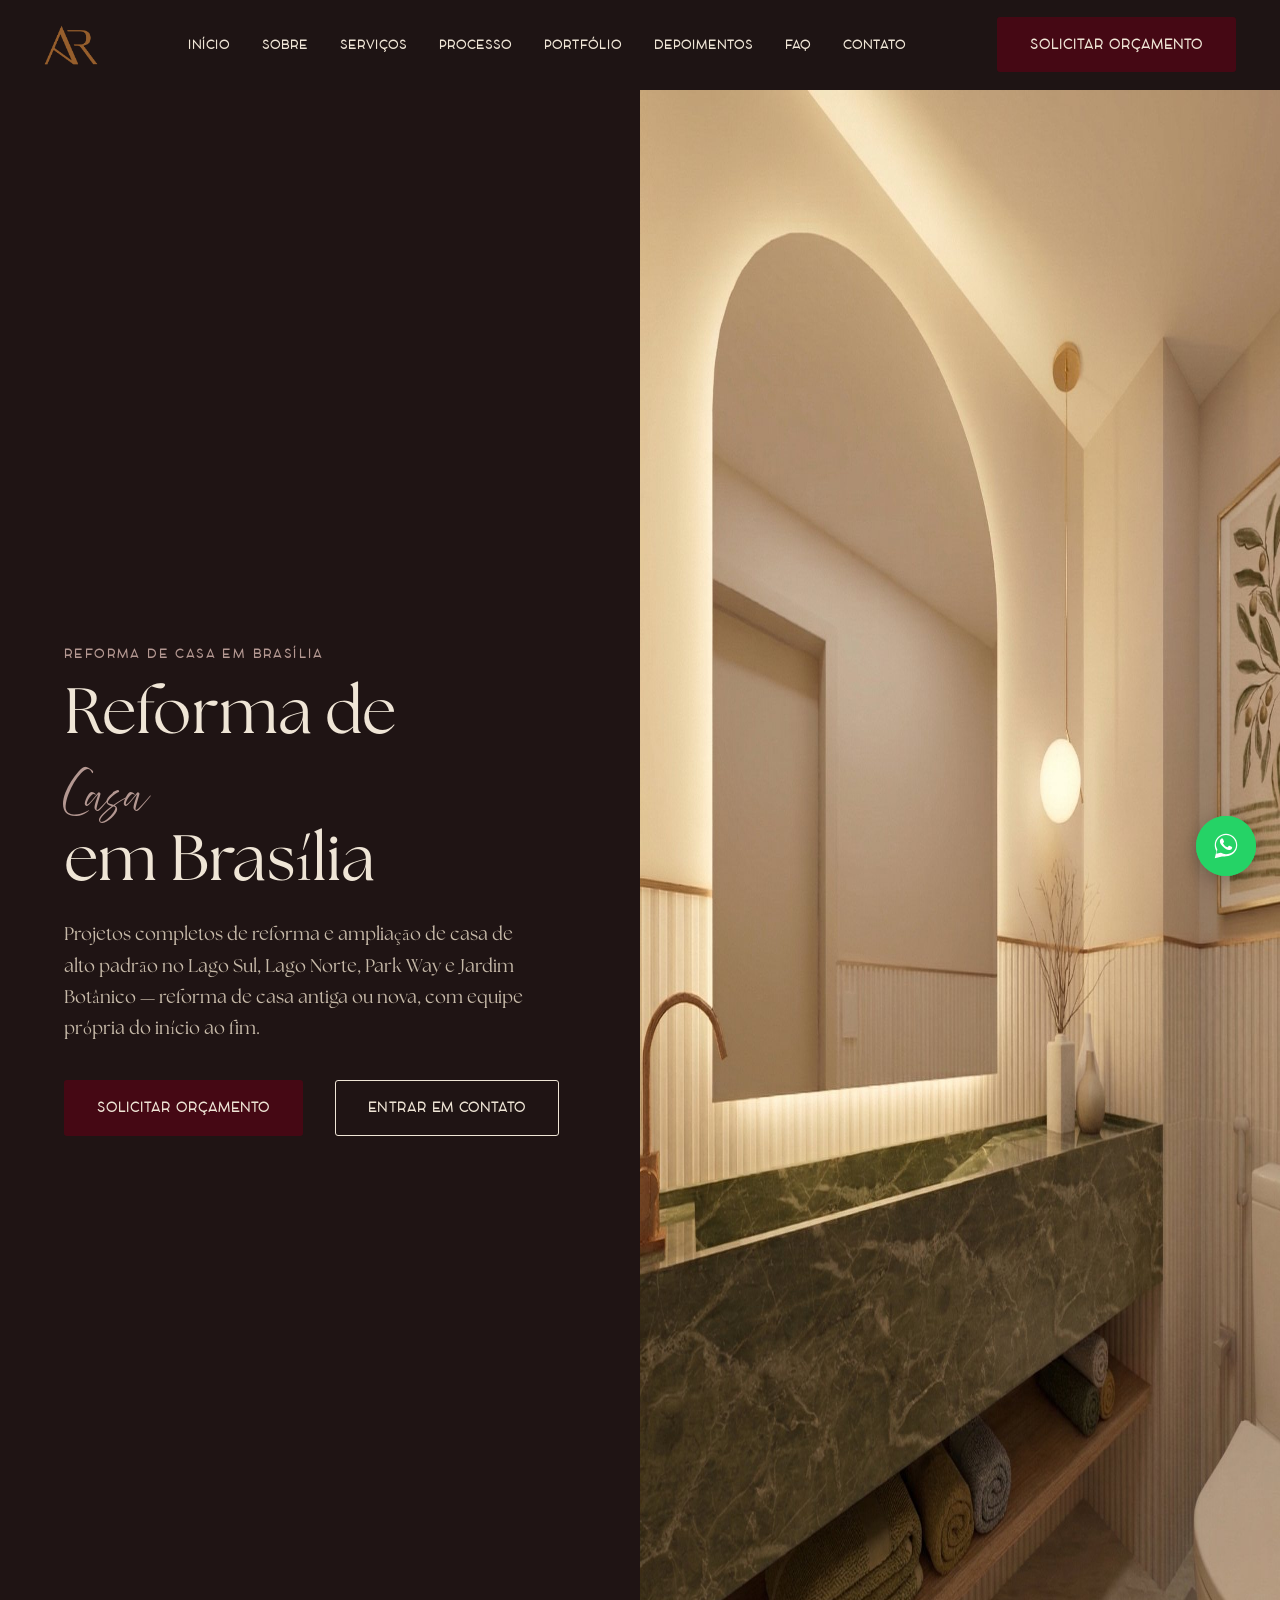
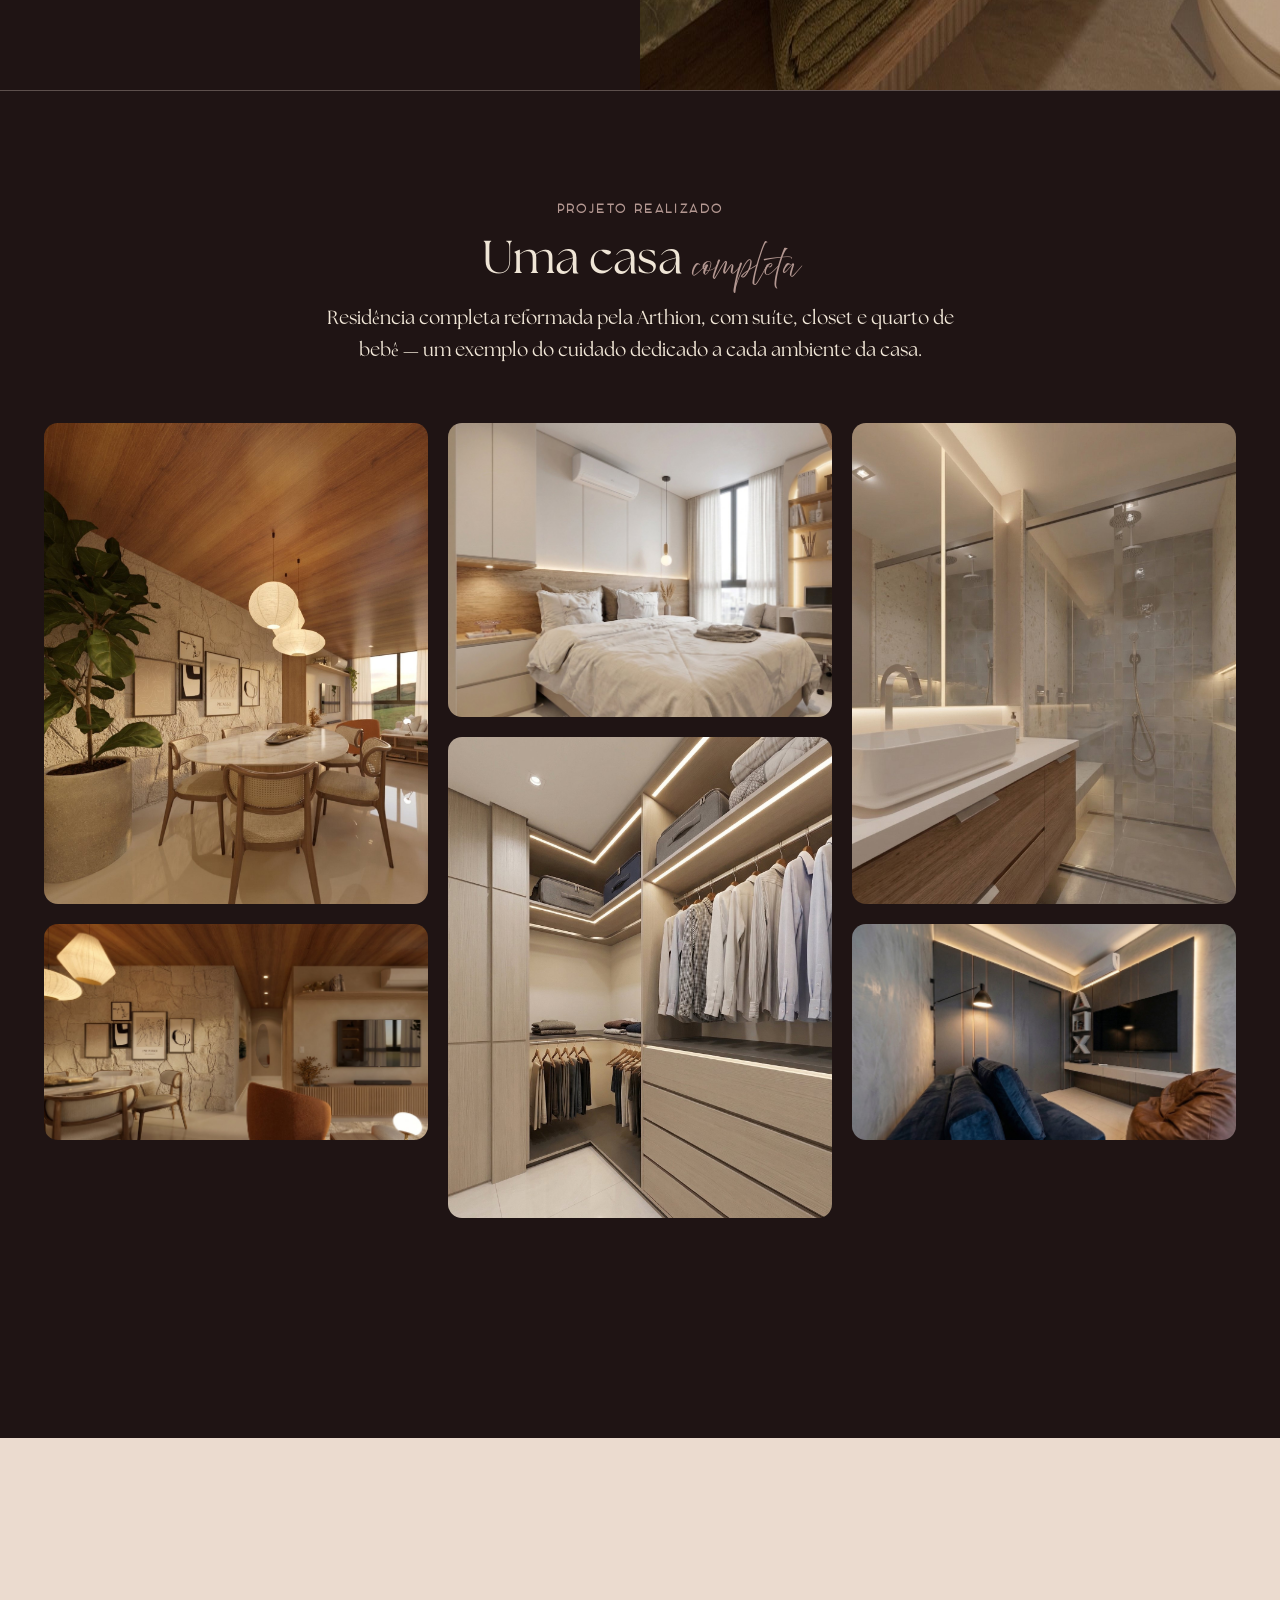
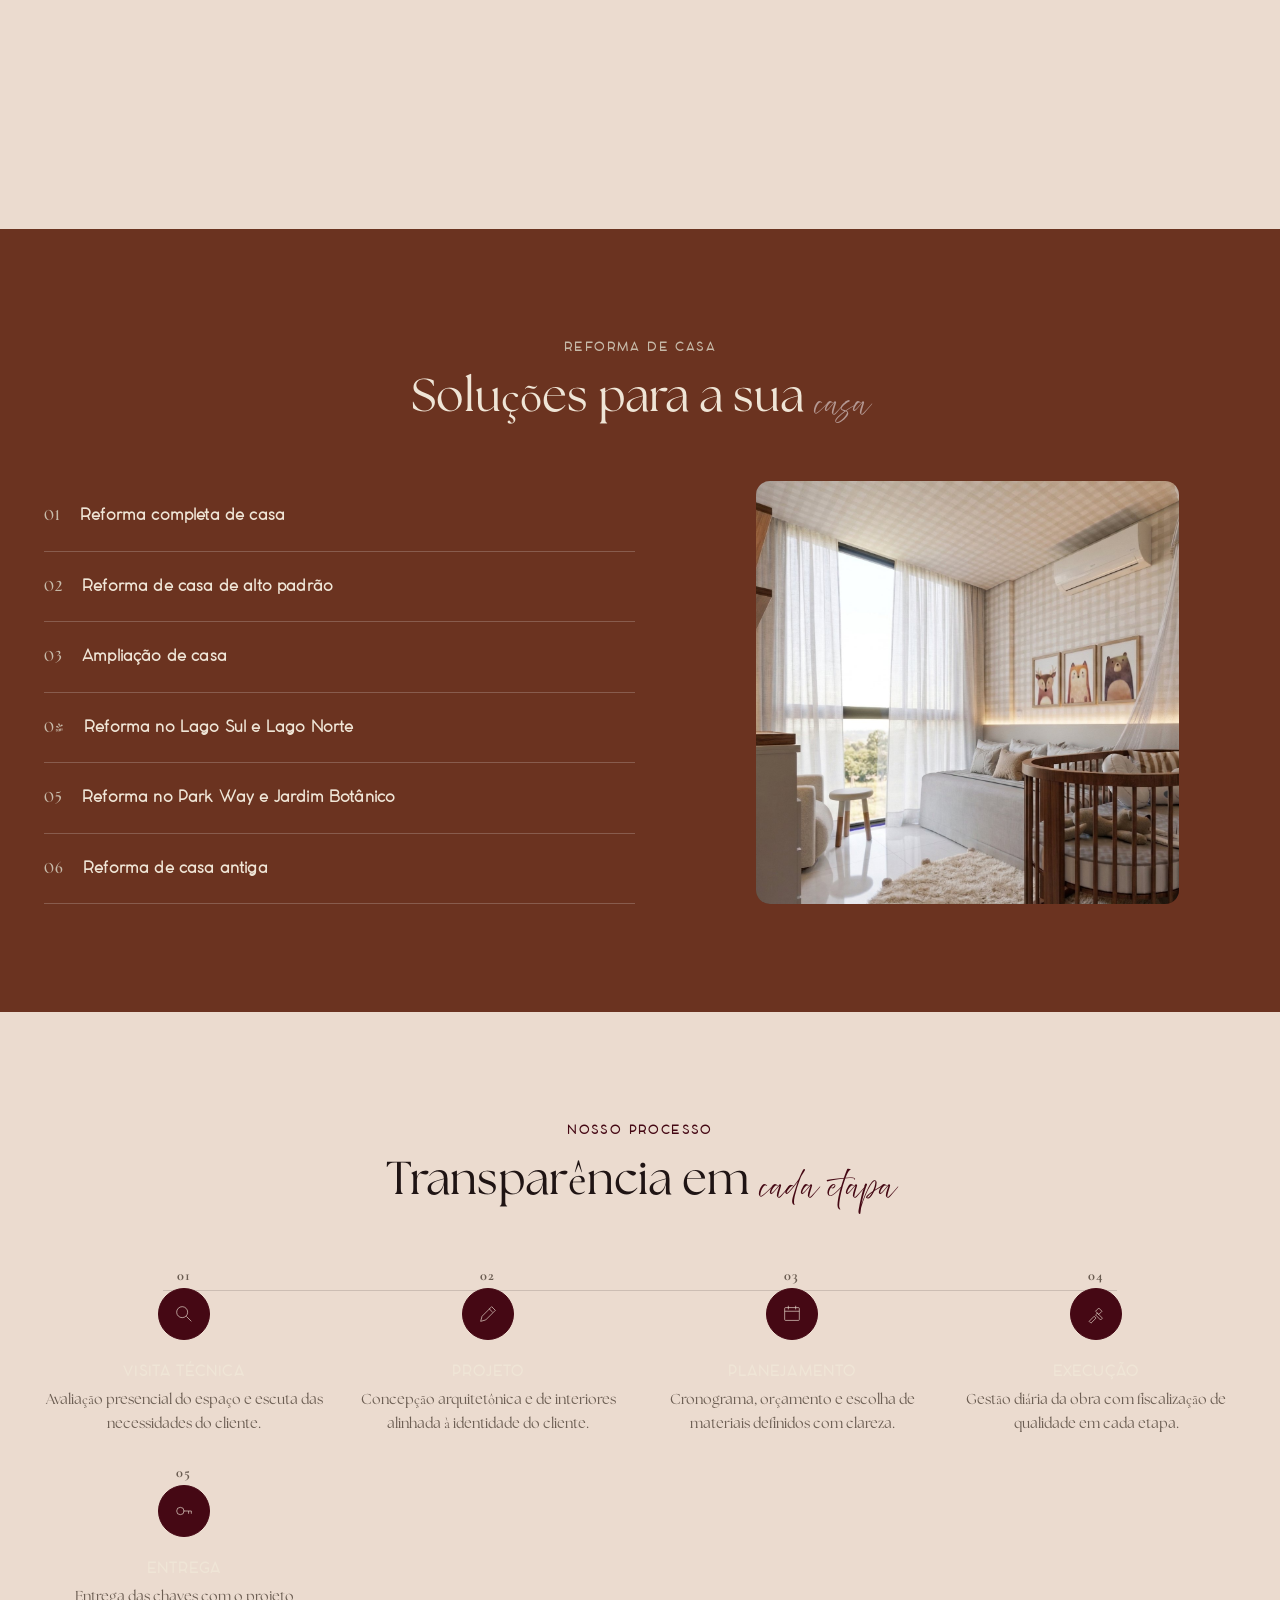
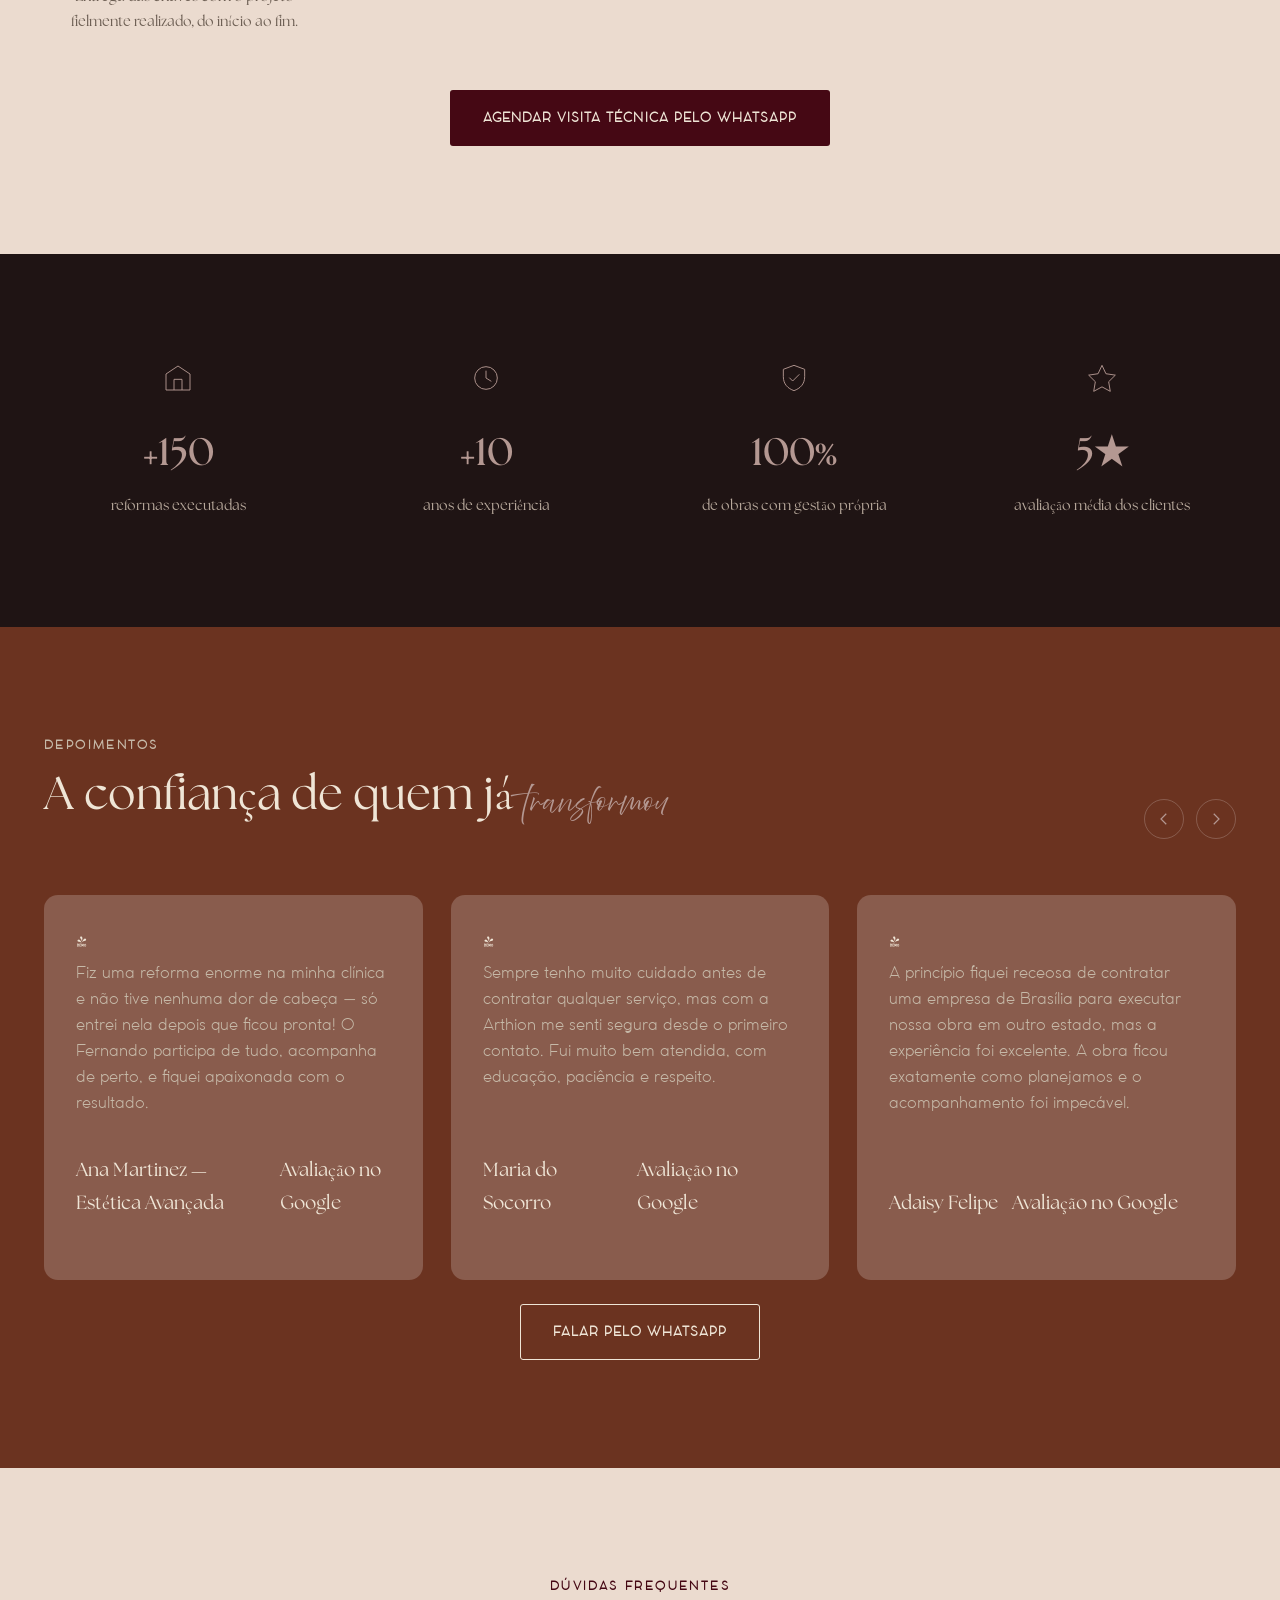
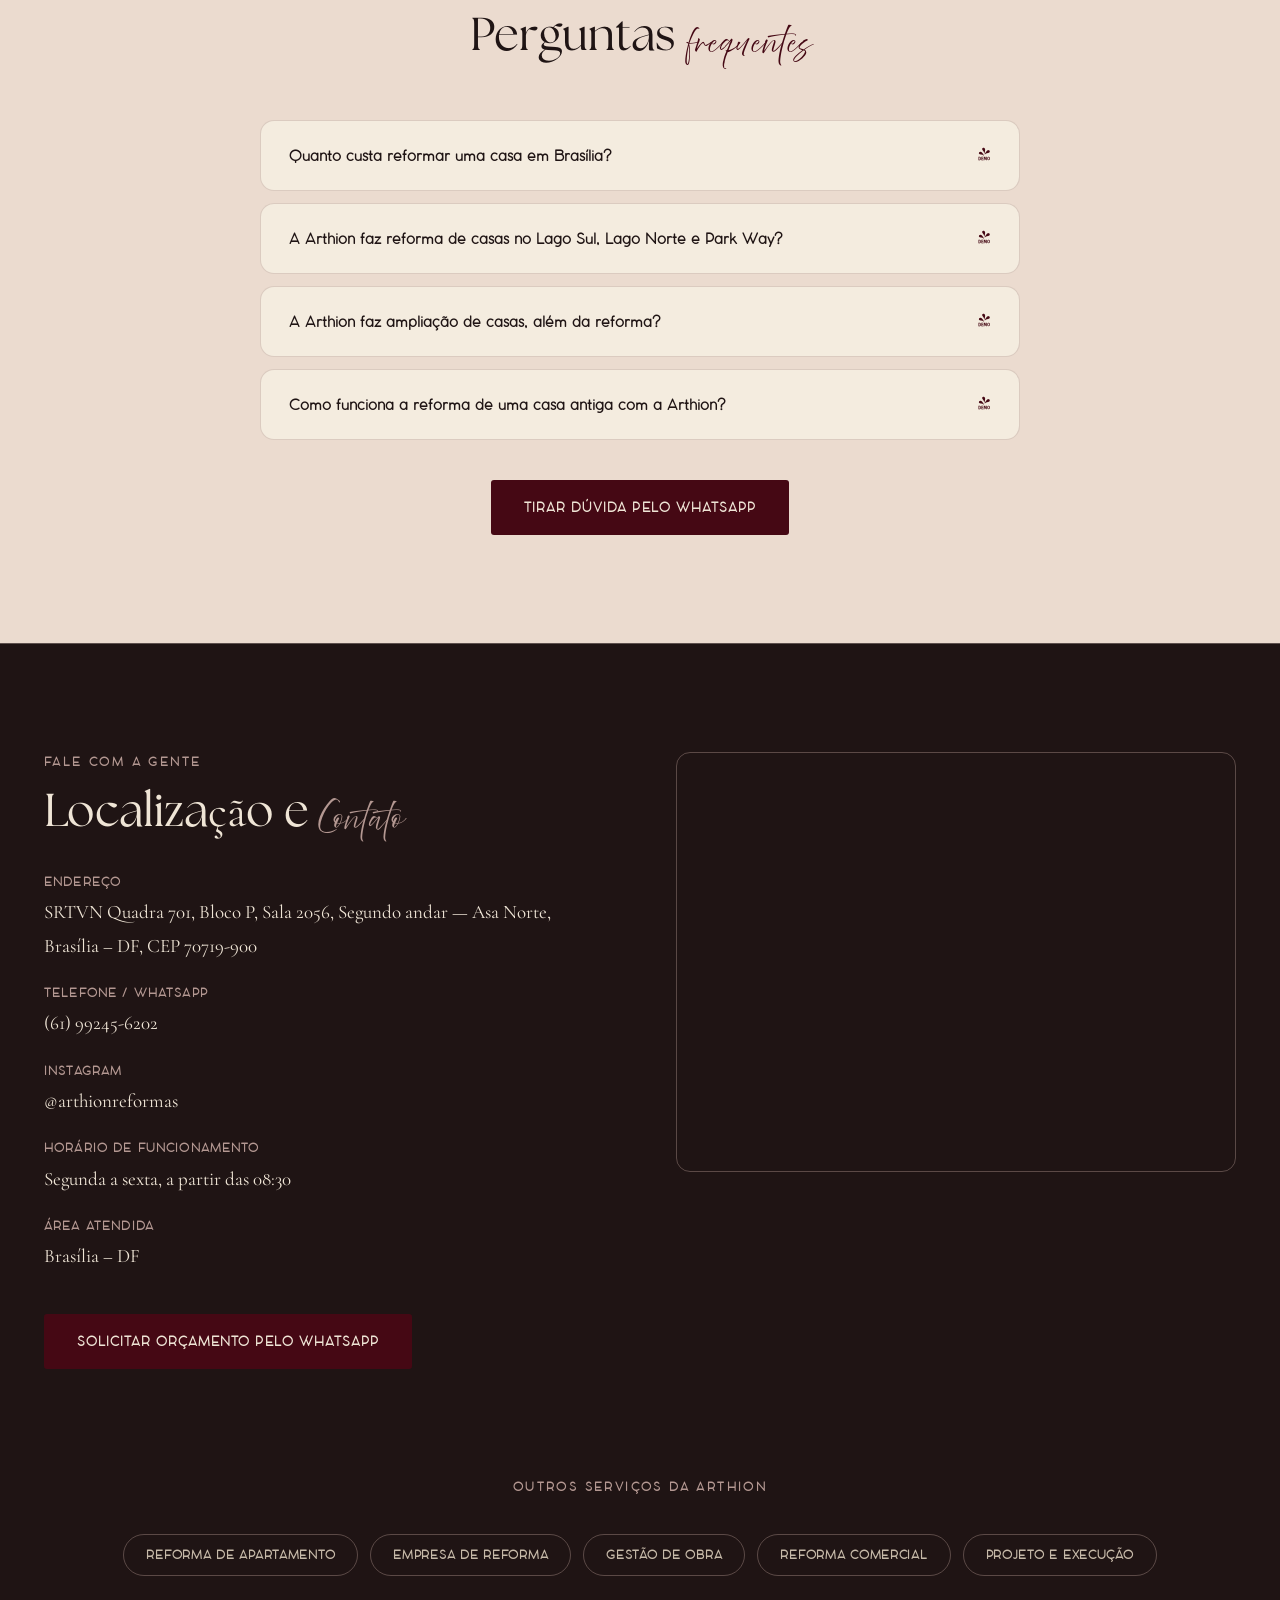
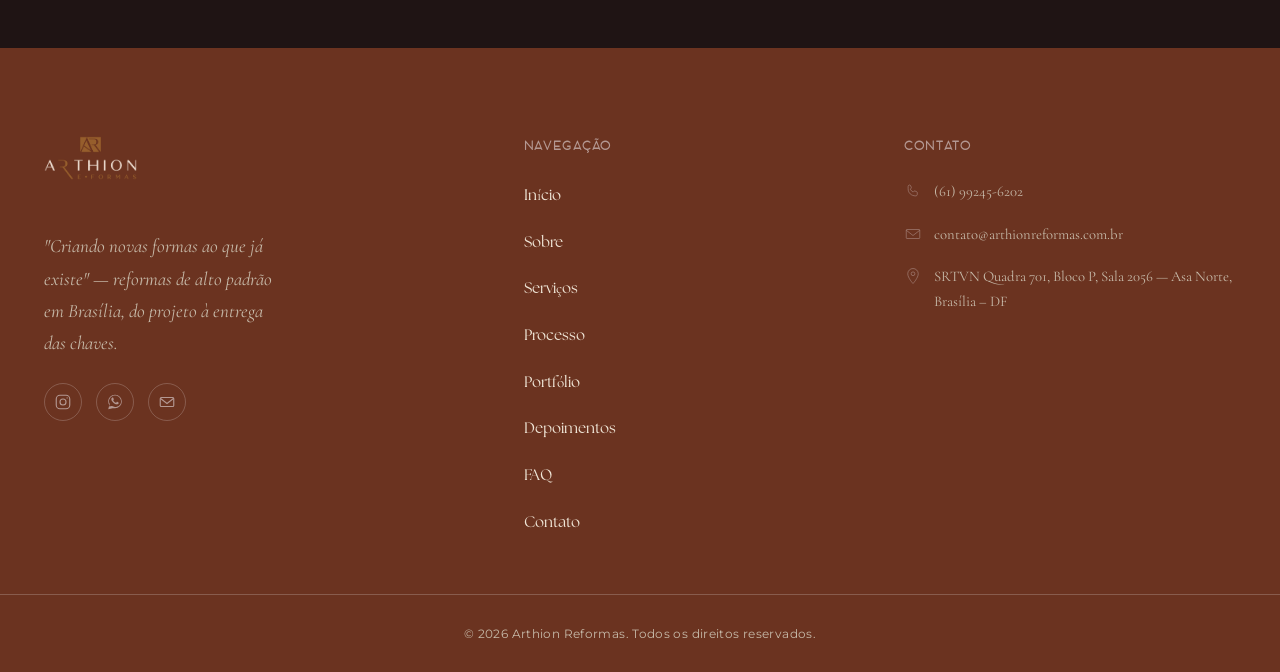
<file: reforma-de-casa.html>
<!DOCTYPE html>
<html lang="pt-BR">
<head>
<!-- Google tag (gtag.js) -->
<script async src="https://www.googletagmanager.com/gtag/js?id=AW-18241751082"></script>
<script>
  window.dataLayer = window.dataLayer || [];
  function gtag(){dataLayer.push(arguments);}
  gtag('js', new Date());

  gtag('config', 'AW-18241751082');
</script>

<!-- Evento de conversão "Clique WhatsApp" — ver index.html para detalhes do
fix de rastreamento (transport_type: 'beacon', sem bloquear a navegação). -->
<script>
function gtag_report_conversion(url) {
  gtag('event', 'conversion', {
      'send_to': 'AW-18241751082/SMw0CIzwotwcEKqQrPpD',
      'value': 1.0,
      'currency': 'BRL',
      'transport_type': 'beacon'
  });
  return true; // nunca usar "return false" nem preventDefault aqui
}
</script>

<meta charset="UTF-8">
<meta name="viewport" content="width=device-width, initial-scale=1.0">
<title>Reforma de Casa em Brasília | Arthion Reformas</title>
<meta name="description" content="Reforma e ampliação de casas de alto padrão em Brasília — Lago Sul, Lago Norte, Park Way e Jardim Botânico. Do projeto à entrega das chaves.">

<!-- Open Graph -->
<meta property="og:type" content="website">
<meta property="og:title" content="Reforma de Casa em Brasília | Arthion Reformas">
<meta property="og:description" content="Reforma e ampliação de casas de alto padrão em Brasília — Lago Sul, Lago Norte, Park Way e Jardim Botânico. Do projeto à entrega das chaves.">
<meta property="og:image" content="https://www.arthionreformas.com.br/assets/img/og-image.jpg"> <!-- SUBSTITUIR: imagem 1200x630px real -->
<meta property="og:locale" content="pt_BR">
<meta property="og:url" content="https://www.arthionreformas.com.br/reforma-de-casa.html">

<!-- Twitter Card -->
<meta name="twitter:card" content="summary_large_image">
<meta name="twitter:title" content="Reforma de Casa em Brasília | Arthion Reformas">
<meta name="twitter:description" content="Reforma e ampliação de casas de alto padrão em Brasília — Lago Sul, Lago Norte, Park Way e Jardim Botânico. Do projeto à entrega das chaves.">
<meta name="twitter:image" content="https://www.arthionreformas.com.br/assets/img/og-image.jpg"> <!-- SUBSTITUIR: mesma imagem do og:image -->

<link rel="canonical" href="https://www.arthionreformas.com.br/reforma-de-casa.html">

<link rel="icon" href="assets/logo/favicon.png" type="image/png">

<link rel="preconnect" href="https://fonts.googleapis.com">
<link rel="preconnect" href="https://fonts.gstatic.com" crossorigin>
<link href="https://fonts.googleapis.com/css2?family=Alex+Brush&family=Cormorant+Garamond:ital,wght@0,400;0,500;0,600;1,400;1,500&family=Montserrat:wght@400;500;600;700&display=swap" rel="stylesheet">

<link rel="stylesheet" href="css/style.min.css">

<link rel="preload" as="image" href="assets/img/projetos/raquel-e-gustavo/01.jpg" fetchpriority="high">

<!-- Schema.org — FAQPage (mesmo conteúdo da seção #faq abaixo) -->
<script type="application/ld+json">
{
  "@context": "https://schema.org",
  "@type": "FAQPage",
  "mainEntity": [
    {
      "@type": "Question",
      "name": "Quanto custa reformar uma casa em Brasília?",
      "acceptedAnswer": {
        "@type": "Answer",
        "text": "O investimento depende do tamanho da casa, do escopo da obra (reforma pontual, completa ou ampliação) e do padrão de acabamento. A Arthion faz uma visita técnica e envia um orçamento sob medida."
      }
    },
    {
      "@type": "Question",
      "name": "A Arthion faz reforma de casas no Lago Sul, Lago Norte e Park Way?",
      "acceptedAnswer": {
        "@type": "Answer",
        "text": "Sim. A Arthion atende residências em todo o Distrito Federal, incluindo Lago Sul, Lago Norte, Park Way, Jardim Botânico e demais regiões de Brasília."
      }
    },
    {
      "@type": "Question",
      "name": "A Arthion faz ampliação de casas, além da reforma?",
      "acceptedAnswer": {
        "@type": "Answer",
        "text": "Sim, a ampliação de casa faz parte dos serviços oferecidos, sempre com projeto arquitetônico e compatibilização com as instalações existentes."
      }
    },
    {
      "@type": "Question",
      "name": "Como funciona a reforma de uma casa antiga com a Arthion?",
      "acceptedAnswer": {
        "@type": "Answer",
        "text": "O processo começa com uma visita técnica para avaliar a estrutura existente, seguido do projeto, planejamento de cronograma e materiais, execução com gestão diária da obra e entrega das chaves."
      }
    }
  ]
}
</script>
</head>
<body>

<a class="skip-link" href="#conteudo">Pular para o conteúdo</a>

<!-- HEADER -->
<header class="header" id="header">
  <div class="container header__inner">
    <a href="index.html#inicio" class="header__logo" aria-label="Arthion Reformas — página inicial">
      <img src="img/arthion-icone-crop.png" alt="Arthion Reformas" width="108" height="80">
    </a>

    <nav class="nav" id="nav" aria-label="Navegação principal">
      <ul class="nav__list">
        <li><a href="index.html#inicio" class="nav__link">Início</a></li>
        <li><a href="index.html#sobre" class="nav__link">Sobre</a></li>
        <li><a href="index.html#servicos" class="nav__link">Serviços</a></li>
        <li><a href="index.html#processo" class="nav__link">Processo</a></li>
        <li><a href="projetos.html" class="nav__link">Portfólio</a></li>
        <li><a href="index.html#depoimentos" class="nav__link">Depoimentos</a></li>
        <li><a href="index.html#faq" class="nav__link">FAQ</a></li>
        <li><a href="index.html#contato" class="nav__link">Contato</a></li>
      </ul>
    </nav>

    <a
      class="btn btn--primary header__cta"
      href="https://wa.me/5561992456202?text=Ol%C3%A1!%20Vim%20pela%20p%C3%A1gina%20de%20Reforma%20de%20Casa%20da%20Arthion%20Reformas%20e%20gostaria%20de%20solicitar%20um%20or%C3%A7amento."
      target="_blank"
      rel="noopener"
      aria-label="Solicitar orçamento pelo WhatsApp"
      onclick="gtag_report_conversion('https://wa.me/5561992456202?text=Ol%C3%A1!%20Vim%20pela%20p%C3%A1gina%20de%20Reforma%20de%20Casa%20da%20Arthion%20Reformas%20e%20gostaria%20de%20solicitar%20um%20or%C3%A7amento.');"
    >Solicitar orçamento</a>

    <button class="hamburger" id="hamburger" aria-label="Abrir menu" aria-expanded="false" aria-controls="nav">
      <span></span><span></span><span></span>
    </button>
  </div>
</header>

<main id="conteudo">

  <!-- HERO -->
  <section class="hero" id="inicio">
    <div class="hero__col reveal">
      <p class="eyebrow">Reforma de casa em Brasília</p>
      <h1 class="hero__title">Reforma de<br><em>Casa</em><br>em Brasília</h1>
      <p class="hero__subtitle">Projetos completos de reforma e ampliação de casa de alto padrão no Lago Sul, Lago Norte, Park Way e Jardim Botânico — reforma de casa antiga ou nova, com equipe própria do início ao fim.</p>
      <div class="hero__actions">
        <a
          class="btn btn--primary"
          href="https://wa.me/5561992456202?text=Ol%C3%A1!%20Vim%20pela%20p%C3%A1gina%20de%20Reforma%20de%20Casa%20da%20Arthion%20Reformas%20e%20gostaria%20de%20solicitar%20um%20or%C3%A7amento."
          target="_blank"
          rel="noopener"
          onclick="gtag_report_conversion('https://wa.me/5561992456202?text=Ol%C3%A1!%20Vim%20pela%20p%C3%A1gina%20de%20Reforma%20de%20Casa%20da%20Arthion%20Reformas%20e%20gostaria%20de%20solicitar%20um%20or%C3%A7amento.');"
        >Solicitar orçamento</a>
        <a class="btn btn--outline" href="#contato">Entrar em Contato</a>
      </div>
    </div>

    <div class="hero__media reveal">
      <img src="assets/img/projetos/raquel-e-gustavo/01.jpg" alt="Banheiro com bancada em mármore verde em residência reformada pela Arthion" width="1279" height="1600" loading="eager" fetchpriority="high">
    </div>
  </section>

  <!-- GALERIA DE PROJETOS RELACIONADOS (logo após o Hero) -->
  <section class="section section--divider" id="galeria">
    <div class="container">
      <div class="section__head reveal">
        <p class="eyebrow eyebrow--light">Projeto realizado</p>
        <h2 class="section__title section__title--light">Uma casa <em>completa</em></h2>
        <p>Residência completa reformada pela Arthion, com suíte, closet e quarto de bebê — um exemplo do cuidado dedicado a cada ambiente da casa.</p>
      </div>

      <div class="project-gallery">
        <a class="reveal" href="assets/img/projetos/raquel-e-gustavo/02.jpg" target="_blank" rel="noopener">
          <img src="assets/img/projetos/raquel-e-gustavo/02.jpg" alt="Sala de jantar com forro em madeira em residência reformada" width="1279" height="1600" loading="lazy">
        </a>

        <a class="reveal" href="assets/img/projetos/raquel-e-gustavo/03.jpg" target="_blank" rel="noopener">
          <img src="assets/img/projetos/raquel-e-gustavo/03.jpg" alt="Cozinha com ilha em mármore em residência reformada" width="1599" height="899" loading="lazy">
        </a>

        <a class="reveal" href="assets/img/projetos/raquel-e-gustavo/06.jpg" target="_blank" rel="noopener">
          <img src="assets/img/projetos/raquel-e-gustavo/06.jpg" alt="Suíte com bancada integrada em residência reformada" width="1600" height="1222" loading="lazy">
        </a>

        <a class="reveal" href="assets/img/projetos/raquel-e-gustavo/07.jpg" target="_blank" rel="noopener">
          <img src="assets/img/projetos/raquel-e-gustavo/07.jpg" alt="Closet planejado em residência reformada" width="1277" height="1600" loading="lazy">
        </a>

        <a class="reveal" href="assets/img/projetos/raquel-e-gustavo/08.jpg" target="_blank" rel="noopener">
          <img src="assets/img/projetos/raquel-e-gustavo/08.jpg" alt="Banheiro com marcenaria em madeira em residência reformada" width="1279" height="1600" loading="lazy">
        </a>

        <a class="reveal" href="assets/img/projetos/raquel-e-gustavo/05.jpg" target="_blank" rel="noopener">
          <img src="assets/img/projetos/raquel-e-gustavo/05.jpg" alt="Sala de jogos em residência reformada" width="1599" height="899" loading="lazy">
        </a>
      </div>

      <div class="portfolio__cta reveal">
        <a
          class="btn btn--primary"
          href="https://wa.me/5561992456202?text=Ol%C3%A1!%20Vim%20pela%20p%C3%A1gina%20de%20Reforma%20de%20Casa%20da%20Arthion%20Reformas%20e%20gostaria%20de%20solicitar%20um%20or%C3%A7amento."
          target="_blank"
          rel="noopener"
          onclick="gtag_report_conversion('https://wa.me/5561992456202?text=Ol%C3%A1!%20Vim%20pela%20p%C3%A1gina%20de%20Reforma%20de%20Casa%20da%20Arthion%20Reformas%20e%20gostaria%20de%20solicitar%20um%20or%C3%A7amento.');"
        >Solicitar orçamento</a>
        <a class="btn btn--outline" href="projetos.html">Ver todos os projetos</a>
      </div>
    </div>
  </section>

  <!-- BARRA DE DIFERENCIAIS -->
  <section class="section section--dark section--claro">
    <div class="container">
      <div class="differentials">
        <div class="differential reveal">
          <svg class="icon" width="36" height="36" viewBox="0 0 48 48" fill="none" stroke="currentColor" stroke-width="1.3" aria-hidden="true">
            <rect x="14" y="8" width="20" height="32" rx="2"/>
            <path d="M18 8V6a2 2 0 0 1 2-2h8a2 2 0 0 1 2 2v2"/>
            <path d="M18 23l4 4 8-9"/>
          </svg>
          <h3>Gestão completa</h3>
          <p>Do estudo inicial à entrega das chaves, uma única equipe responsável por todo o processo.</p>
        </div>

        <div class="differential reveal">
          <svg class="icon" width="36" height="36" viewBox="0 0 48 48" fill="none" stroke="currentColor" stroke-width="1.3" aria-hidden="true">
            <circle cx="24" cy="24" r="17"/>
            <path d="M24 13v11l8 5"/>
          </svg>
          <h3>Prazos cumpridos</h3>
          <p>Planejamento rigoroso de cronograma, com acompanhamento constante da execução.</p>
        </div>

        <div class="differential reveal">
          <svg class="icon" width="36" height="36" viewBox="0 0 48 48" fill="none" stroke="currentColor" stroke-width="1.3" aria-hidden="true">
            <circle cx="18" cy="16" r="6"/>
            <path d="M6 41c0-7.5 5.4-12.5 12-12.5S30 33.5 30 41"/>
            <circle cx="34" cy="18" r="5"/>
            <path d="M30 41c.4-6.3 4-11 12-11"/>
          </svg>
          <h3>Equipe especializada</h3>
          <p>Arquitetos, engenheiros e mestres de obra dedicados a projetos de alto padrão.</p>
        </div>

        <div class="differential reveal">
          <svg class="icon" width="36" height="36" viewBox="0 0 48 48" fill="none" stroke="currentColor" stroke-width="1.3" aria-hidden="true">
            <path d="M24 6l4.2 13.8L42 24l-13.8 4.2L24 42l-4.2-13.8L6 24l13.8-4.2z"/>
          </svg>
          <h3>Acabamento impecável</h3>
          <p>Curadoria de materiais e atenção a cada detalhe até o último ajuste da obra.</p>
        </div>
      </div>
    </div>
  </section>

  <!-- SERVIÇOS ESPECÍFICOS -->
  <section class="section section--dark" id="servicos">
    <div class="container">
      <div class="section__head reveal">
        <p class="eyebrow eyebrow--light">Reforma de casa</p>
        <h2 class="section__title section__title--light">Soluções para a sua <em>casa</em></h2>
      </div>

      <div class="services-grid">
        <div class="services">
          <div class="service reveal">
            <p class="service__number">01</p>
            <h3>Reforma completa de casa</h3>
          </div>
          <div class="service reveal">
            <p class="service__number">02</p>
            <h3>Reforma de casa de alto padrão</h3>
          </div>
          <div class="service reveal">
            <p class="service__number">03</p>
            <h3>Ampliação de casa</h3>
          </div>
          <div class="service reveal">
            <p class="service__number">04</p>
            <h3>Reforma no Lago Sul e Lago Norte</h3>
          </div>
          <div class="service reveal">
            <p class="service__number">05</p>
            <h3>Reforma no Park Way e Jardim Botânico</h3>
          </div>
          <div class="service reveal">
            <p class="service__number">06</p>
            <h3>Reforma de casa antiga</h3>
          </div>
        </div>

        <div class="services__media img-placeholder reveal">
          <img src="assets/img/projetos/raquel-e-gustavo/04.jpg" alt="Quarto de bebê planejado em residência reformada pela Arthion" width="1600" height="1285" loading="lazy">
        </div>
      </div>
    </div>
  </section>

  <!-- PROCESSO -->
  <section class="section section--claro" id="processo">
    <div class="container">
      <div class="section__head reveal">
        <p class="eyebrow">Nosso processo</p>
        <h2 class="section__title">Transparência em <em>cada etapa</em></h2>
      </div>

      <div class="process">
        <div class="process-step reveal">
          <p class="process-step__number">01</p>
          <div class="process-step__circle">
            <svg class="icon" viewBox="0 0 48 48" fill="none" stroke="currentColor" stroke-width="1.4" aria-hidden="true">
              <circle cx="20" cy="20" r="12"/>
              <path d="M29 29l11 11"/>
            </svg>
          </div>
          <h3>Visita técnica</h3>
          <p>Avaliação presencial do espaço e escuta das necessidades do cliente.</p>
        </div>

        <div class="process-step reveal">
          <p class="process-step__number">02</p>
          <div class="process-step__circle">
            <svg class="icon" viewBox="0 0 48 48" fill="none" stroke="currentColor" stroke-width="1.4" aria-hidden="true">
              <path d="M8 40l3-11 21-21 8 8-21 21-11 3z"/>
              <path d="M26 12l8 8"/>
            </svg>
          </div>
          <h3>Projeto</h3>
          <p>Concepção arquitetônica e de interiores alinhada à identidade do cliente.</p>
        </div>

        <div class="process-step reveal">
          <p class="process-step__number">03</p>
          <div class="process-step__circle">
            <svg class="icon" viewBox="0 0 48 48" fill="none" stroke="currentColor" stroke-width="1.4" aria-hidden="true">
              <rect x="8" y="10" width="32" height="28" rx="2"/>
              <path d="M8 18h32"/>
              <path d="M16 6v8M32 6v8"/>
            </svg>
          </div>
          <h3>Planejamento</h3>
          <p>Cronograma, orçamento e escolha de materiais definidos com clareza.</p>
        </div>

        <div class="process-step reveal">
          <p class="process-step__number">04</p>
          <div class="process-step__circle">
            <svg class="icon" viewBox="0 0 48 48" fill="none" stroke="currentColor" stroke-width="1.4" aria-hidden="true">
              <path d="M27 22l11 11-4 4-11-11z"/>
              <path d="M9 40l11-11 4 4-11 11z"/>
              <path d="M23 18l7-7 7 7-7 7z"/>
            </svg>
          </div>
          <h3>Execução</h3>
          <p>Gestão diária da obra com fiscalização de qualidade em cada etapa.</p>
        </div>

        <div class="process-step reveal">
          <p class="process-step__number">05</p>
          <div class="process-step__circle">
            <svg class="icon" viewBox="0 0 48 48" fill="none" stroke="currentColor" stroke-width="1.4" aria-hidden="true">
              <circle cx="16" cy="24" r="8"/>
              <path d="M23 24h17"/>
              <path d="M34 24v6M40 24v6"/>
            </svg>
          </div>
          <h3>Entrega</h3>
          <p>Entrega das chaves com o projeto fielmente realizado, do início ao fim.</p>
        </div>
      </div>

      <div class="process__cta reveal">
        <a
          class="btn btn--primary"
          href="https://wa.me/5561992456202?text=Ol%C3%A1!%20Vim%20pela%20p%C3%A1gina%20de%20Reforma%20de%20Casa%20da%20Arthion%20Reformas%20e%20gostaria%20de%20solicitar%20um%20or%C3%A7amento."
          target="_blank"
          rel="noopener"
          onclick="gtag_report_conversion('https://wa.me/5561992456202?text=Ol%C3%A1!%20Vim%20pela%20p%C3%A1gina%20de%20Reforma%20de%20Casa%20da%20Arthion%20Reformas%20e%20gostaria%20de%20solicitar%20um%20or%C3%A7amento.');"
        >Agendar visita técnica pelo WhatsApp</a>
      </div>
    </div>
  </section>

  <!-- ESTATÍSTICAS -->
  <section class="section">
    <div class="container stats">
      <div class="stat reveal">
        <svg class="icon" width="32" height="32" viewBox="0 0 48 48" fill="none" stroke="currentColor" stroke-width="1.3" aria-hidden="true">
          <path d="M6 42V18L24 6l18 12v24H6Z"/>
          <path d="M18 42V26h12v16"/>
        </svg>
        <span class="stat__number"><span class="num-symbol">+</span>150</span>
        <p>reformas executadas</p>
      </div>

      <div class="stat reveal">
        <svg class="icon" width="32" height="32" viewBox="0 0 48 48" fill="none" stroke="currentColor" stroke-width="1.3" aria-hidden="true">
          <circle cx="24" cy="24" r="17"/>
          <path d="M24 13v11l8 5"/>
        </svg>
        <span class="stat__number"><span class="num-symbol">+</span>10</span>
        <p>anos de experiência</p>
      </div>

      <div class="stat reveal">
        <svg class="icon" width="32" height="32" viewBox="0 0 48 48" fill="none" stroke="currentColor" stroke-width="1.3" aria-hidden="true">
          <path d="M24 5l16 6v11c0 11.5-7 17.7-16 21C15 39.7 8 33.5 8 22V11z"/>
          <path d="M17 23.5l5 5 10-10"/>
        </svg>
        <span class="stat__number">100<span class="num-symbol">%</span></span>
        <p>de obras com gestão própria</p>
      </div>

      <div class="stat reveal">
        <svg class="icon" width="32" height="32" viewBox="0 0 48 48" fill="none" stroke="currentColor" stroke-width="1.3" aria-hidden="true">
          <path d="M24 5l5.9 12.6L44 19.7l-10 9.9 2.4 14.4L24 37.3 11.6 44l2.4-14.4-10-9.9 14.1-2.1L24 5z"/>
        </svg>
        <span class="stat__number">5★</span>
        <p>avaliação média dos clientes</p>
      </div>
    </div>
  </section>

  <!-- DEPOIMENTOS -->
  <section class="section section--dark" id="depoimentos">
    <div class="container">
      <div class="section__head section__head--split reveal">
        <div>
          <p class="eyebrow eyebrow--light">Depoimentos</p>
          <h2 class="section__title section__title--light">A confiança de quem já <em>transformou</em></h2>
        </div>
        <div class="testimonials-nav">
          <button class="testimonials-nav__btn" id="testimonialPrev" aria-label="Depoimento anterior">
            <svg width="18" height="18" viewBox="0 0 24 24" fill="none" stroke="currentColor" stroke-width="1.6"><path d="M15 5l-7 7 7 7"/></svg>
          </button>
          <button class="testimonials-nav__btn" id="testimonialNext" aria-label="Próximo depoimento">
            <svg width="18" height="18" viewBox="0 0 24 24" fill="none" stroke="currentColor" stroke-width="1.6"><path d="M9 5l7 7-7 7"/></svg>
          </button>
        </div>
      </div>

      <div class="testimonials" id="testimonialsTrack">
        <blockquote class="testimonial reveal">
          <span class="testimonial__mark" aria-hidden="true">"</span>
          <p class="testimonial__quote">Fiz uma reforma enorme na minha clínica e não tive nenhuma dor de cabeça — só entrei nela depois que ficou pronta! O Fernando participa de tudo, acompanha de perto, e fiquei apaixonada com o resultado.</p>
          <footer class="testimonial__author">Ana Martinez — Estética Avançada<span>Avaliação no Google</span></footer>
        </blockquote>

        <blockquote class="testimonial reveal">
          <span class="testimonial__mark" aria-hidden="true">"</span>
          <p class="testimonial__quote">Sempre tenho muito cuidado antes de contratar qualquer serviço, mas com a Arthion me senti segura desde o primeiro contato. Fui muito bem atendida, com educação, paciência e respeito.</p>
          <footer class="testimonial__author">Maria do Socorro<span>Avaliação no Google</span></footer>
        </blockquote>

        <blockquote class="testimonial reveal">
          <span class="testimonial__mark" aria-hidden="true">"</span>
          <p class="testimonial__quote">A princípio fiquei receosa de contratar uma empresa de Brasília para executar nossa obra em outro estado, mas a experiência foi excelente. A obra ficou exatamente como planejamos e o acompanhamento foi impecável.</p>
          <footer class="testimonial__author">Adaisy Felipe<span>Avaliação no Google</span></footer>
        </blockquote>
      </div>

      <div class="testimonials__cta reveal">
        <a
          class="btn btn--outline"
          href="https://wa.me/5561992456202?text=Ol%C3%A1!%20Vim%20pela%20p%C3%A1gina%20de%20Reforma%20de%20Casa%20da%20Arthion%20Reformas%20e%20gostaria%20de%20solicitar%20um%20or%C3%A7amento."
          target="_blank"
          rel="noopener"
          onclick="gtag_report_conversion('https://wa.me/5561992456202?text=Ol%C3%A1!%20Vim%20pela%20p%C3%A1gina%20de%20Reforma%20de%20Casa%20da%20Arthion%20Reformas%20e%20gostaria%20de%20solicitar%20um%20or%C3%A7amento.');"
        >Falar pelo WhatsApp</a>
      </div>
    </div>
  </section>

  <!-- PERGUNTAS FREQUENTES -->
  <section class="section section--claro" id="faq">
    <div class="container">
      <div class="section__head reveal">
        <p class="eyebrow">Dúvidas frequentes</p>
        <h2 class="section__title">Perguntas <em>frequentes</em></h2>
      </div>

      <div class="faq-list">
        <details class="faq-item reveal">
          <summary class="faq-item__question">Quanto custa reformar uma casa em Brasília?</summary>
          <p class="faq-item__answer">O investimento depende do tamanho da casa, do escopo da obra (reforma pontual, completa ou ampliação) e do padrão de acabamento. A Arthion faz uma visita técnica e envia um orçamento sob medida.</p>
        </details>

        <details class="faq-item reveal">
          <summary class="faq-item__question">A Arthion faz reforma de casas no Lago Sul, Lago Norte e Park Way?</summary>
          <p class="faq-item__answer">Sim. A Arthion atende residências em todo o Distrito Federal, incluindo Lago Sul, Lago Norte, Park Way, Jardim Botânico e demais regiões de Brasília.</p>
        </details>

        <details class="faq-item reveal">
          <summary class="faq-item__question">A Arthion faz ampliação de casas, além da reforma?</summary>
          <p class="faq-item__answer">Sim, a ampliação de casa faz parte dos serviços oferecidos, sempre com projeto arquitetônico e compatibilização com as instalações existentes.</p>
        </details>

        <details class="faq-item reveal">
          <summary class="faq-item__question">Como funciona a reforma de uma casa antiga com a Arthion?</summary>
          <p class="faq-item__answer">O processo começa com uma visita técnica para avaliar a estrutura existente, seguido do projeto, planejamento de cronograma e materiais, execução com gestão diária da obra e entrega das chaves.</p>
        </details>
      </div>

      <div class="faq__cta reveal">
        <a
          class="btn btn--primary"
          href="https://wa.me/5561992456202?text=Ol%C3%A1!%20Vim%20pela%20p%C3%A1gina%20de%20Reforma%20de%20Casa%20da%20Arthion%20Reformas%20e%20gostaria%20de%20solicitar%20um%20or%C3%A7amento."
          target="_blank"
          rel="noopener"
          onclick="gtag_report_conversion('https://wa.me/5561992456202?text=Ol%C3%A1!%20Vim%20pela%20p%C3%A1gina%20de%20Reforma%20de%20Casa%20da%20Arthion%20Reformas%20e%20gostaria%20de%20solicitar%20um%20or%C3%A7amento.');"
        >Tirar dúvida pelo WhatsApp</a>
      </div>
    </div>
  </section>

  <!-- LOCALIZAÇÃO E CONTATO -->
  <section class="section section--divider" id="contato">
    <div class="container contact">
      <div class="contact__info reveal">
        <p class="eyebrow">Fale com a gente</p>
        <h2 class="section__title">Localização e <em>Contato</em></h2>

        <ul class="contact__list">
          <li>
            <strong>Endereço</strong>
            <span>SRTVN Quadra 701, Bloco P, Sala 2056, Segundo andar — Asa Norte, Brasília – DF, CEP 70719-900</span>
          </li>
          <li>
            <strong>Telefone / WhatsApp</strong>
            <span>(61) 99245-6202</span>
          </li>
          <li>
            <strong>Instagram</strong>
            <span><a href="https://www.instagram.com/arthionreformas/" target="_blank" rel="noopener">@arthionreformas</a></span>
          </li>
          <li>
            <strong>Horário de funcionamento</strong>
            <span>Segunda a sexta, a partir das 08:30</span>
          </li>
          <li>
            <strong>Área atendida</strong>
            <span>Brasília – DF</span>
          </li>
        </ul>

        <a
          class="btn btn--primary"
          href="https://wa.me/5561992456202?text=Ol%C3%A1!%20Vim%20pela%20p%C3%A1gina%20de%20Reforma%20de%20Casa%20da%20Arthion%20Reformas%20e%20gostaria%20de%20solicitar%20um%20or%C3%A7amento."
          target="_blank"
          rel="noopener"
          onclick="gtag_report_conversion('https://wa.me/5561992456202?text=Ol%C3%A1!%20Vim%20pela%20p%C3%A1gina%20de%20Reforma%20de%20Casa%20da%20Arthion%20Reformas%20e%20gostaria%20de%20solicitar%20um%20or%C3%A7amento.');"
        >Solicitar orçamento pelo WhatsApp</a>
      </div>

      <div class="contact__map reveal">
        <iframe
          src="https://www.google.com/maps/embed?pb=!1m18!1m12!1m3!1d3839.3780739050676!2d-47.89091022487014!3d-15.78400638485485!2m3!1f0!2f0!3f0!3m2!1i1024!2i768!4f13.1!3m3!1m2!1s0x935a3b6623cad993%3A0xe0c4657cb2bde5a3!2sArthion%20Arquitetura!5e0!3m2!1spt-BR!2sbr!4v1784671436152!5m2!1spt-BR!2sbr"
          width="100%"
          height="100%"
          style="border:0;"
          allowfullscreen=""
          loading="lazy"
          referrerpolicy="strict-origin-when-cross-origin"
          title="Mapa de localização da Arthion Reformas"
        ></iframe>
      </div>
    </div>
  </section>

  <!-- OUTROS SERVIÇOS (links internos entre landing pages) -->
  <section class="section" style="padding-top: 0; padding-bottom: 72px;">
    <div class="container" style="text-align: center;">
      <p class="eyebrow reveal">Outros serviços da Arthion</p>
      <nav class="project-jumplinks reveal" aria-label="Outros serviços da Arthion">
        <a href="reforma-de-apartamento.html">Reforma de Apartamento</a>
        <a href="empresa-de-reforma.html">Empresa de Reforma</a>
        <a href="gestao-de-obra.html">Gestão de Obra</a>
        <a href="reforma-comercial.html">Reforma Comercial</a>
        <a href="projeto-e-execucao.html">Projeto e Execução</a>
      </nav>
    </div>
  </section>

</main>

<!-- FOOTER -->
<footer class="footer">
  <div class="container footer__grid">

    <div class="footer__col">
      <a href="index.html#inicio" class="footer__logo" aria-label="Arthion Reformas — página inicial">
        <img src="img/arthion-logo-completo-claro-crop.png" alt="Arthion Reformas" width="168" height="80">
      </a>
      <p class="footer__desc">"Criando novas formas ao que já existe" — reformas de alto padrão em Brasília, do projeto à entrega das chaves.</p>

      <div class="footer__social">
        <a href="https://www.instagram.com/arthionreformas/" target="_blank" rel="noopener" aria-label="Instagram da Arthion Reformas">
          <svg viewBox="0 0 24 24" fill="none" stroke="currentColor" stroke-width="1.5" width="18" height="18" aria-hidden="true">
            <rect x="3" y="3" width="18" height="18" rx="5"/>
            <circle cx="12" cy="12" r="4"/>
            <circle cx="17.5" cy="6.5" r="0.8" fill="currentColor" stroke="none"/>
          </svg>
        </a>
        <a
          href="https://wa.me/5561992456202?text=Ol%C3%A1!%20Vim%20pelo%20site%20da%20Arthion%20Reformas%20e%20gostaria%20de%20solicitar%20um%20or%C3%A7amento."
          target="_blank"
          rel="noopener"
          aria-label="WhatsApp da Arthion Reformas"
          onclick="gtag_report_conversion('https://wa.me/5561992456202?text=Ol%C3%A1!%20Vim%20pelo%20site%20da%20Arthion%20Reformas%20e%20gostaria%20de%20solicitar%20um%20or%C3%A7amento.');"
        >
          <svg viewBox="0 0 32 32" width="18" height="18" fill="currentColor" aria-hidden="true">
            <path d="M16.001 3C9.373 3 4 8.373 4 15c0 2.362.688 4.564 1.875 6.417L4 29l7.771-1.833A11.94 11.94 0 0 0 16.001 27C22.628 27 28 21.627 28 15S22.628 3 16.001 3Zm0 21.75c-1.94 0-3.75-.53-5.303-1.454l-.38-.226-4.61 1.088 1.117-4.49-.248-.394A9.71 9.71 0 0 1 5.25 15c0-5.936 4.815-10.75 10.751-10.75S26.75 9.064 26.75 15 21.937 24.75 16.001 24.75Zm5.906-8.005c-.322-.161-1.903-.939-2.198-1.046-.295-.107-.51-.161-.724.161-.215.322-.833 1.046-1.021 1.261-.188.215-.376.242-.698.081-.322-.161-1.36-.501-2.591-1.598-.958-.854-1.605-1.909-1.793-2.231-.188-.322-.02-.496.141-.657.145-.144.322-.376.483-.564.161-.188.215-.322.322-.537.107-.215.054-.403-.027-.564-.081-.161-.724-1.746-.992-2.392-.261-.628-.526-.543-.724-.553-.188-.009-.403-.011-.618-.011-.215 0-.564.081-.859.403-.295.322-1.127 1.101-1.127 2.686 0 1.585 1.154 3.116 1.315 3.331.161.215 2.272 3.469 5.505 4.865.769.332 1.369.53 1.837.678.772.245 1.475.211 2.031.128.62-.093 1.903-.778 2.171-1.529.268-.752.268-1.396.188-1.529-.08-.134-.295-.215-.617-.376Z"/>
          </svg>
        </a>
        <a href="mailto:contato@arthionreformas.com.br" aria-label="E-mail da Arthion Reformas"> <!-- SUBSTITUIR: e-mail real -->
          <svg viewBox="0 0 24 24" fill="none" stroke="currentColor" stroke-width="1.5" width="18" height="18" aria-hidden="true">
            <rect x="3" y="6" width="18" height="12" rx="1.5"/>
            <path d="M3 7l9 7 9-7"/>
          </svg>
        </a>
      </div>
    </div>

    <div class="footer__col">
      <p class="footer__heading">Navegação</p>
      <ul class="footer__nav-list">
        <li><a href="index.html#inicio">Início</a></li>
        <li><a href="index.html#sobre">Sobre</a></li>
        <li><a href="index.html#servicos">Serviços</a></li>
        <li><a href="index.html#processo">Processo</a></li>
        <li><a href="projetos.html">Portfólio</a></li>
        <li><a href="index.html#depoimentos">Depoimentos</a></li>
        <li><a href="index.html#faq">FAQ</a></li>
        <li><a href="index.html#contato">Contato</a></li>
      </ul>
    </div>

    <div class="footer__col">
      <p class="footer__heading">Contato</p>
      <ul class="footer__contact-list">
        <li>
          <svg class="icon" viewBox="0 0 48 48" fill="none" stroke="currentColor" stroke-width="1.4" aria-hidden="true">
            <path d="M15 8c1 0 2 .5 2.4 1.4l2 4.6c.4.9.2 2-.5 2.7l-2.3 2.3c1.6 3.4 4.4 6.2 7.8 7.8l2.3-2.3c.7-.7 1.8-.9 2.7-.5l4.6 2c.9.4 1.4 1.4 1.4 2.4V33c0 2.2-1.8 4-4 4C19 37 11 29 11 18v-6c0-2.2 1.8-4 4-4z"/>
          </svg>
          <span>(61) 99245-6202</span>
        </li>
        <li>
          <svg class="icon" viewBox="0 0 48 48" fill="none" stroke="currentColor" stroke-width="1.4" aria-hidden="true">
            <rect x="6" y="12" width="36" height="24" rx="2"/>
            <path d="M6 14l18 14L42 14"/>
          </svg>
          <span>contato@arthionreformas.com.br</span> <!-- SUBSTITUIR: e-mail real -->
        </li>
        <li>
          <svg class="icon" viewBox="0 0 48 48" fill="none" stroke="currentColor" stroke-width="1.4" aria-hidden="true">
            <path d="M24 44S10 29 10 18a14 14 0 1 1 28 0c0 11-14 26-14 26z"/>
            <circle cx="24" cy="18" r="5"/>
          </svg>
          <span>SRTVN Quadra 701, Bloco P, Sala 2056 — Asa Norte, Brasília – DF</span>
        </li>
      </ul>
    </div>

  </div>

  <div class="footer__rule" aria-hidden="true"></div>

  <p class="footer__copy">© 2026 Arthion Reformas. Todos os direitos reservados.</p>
</footer>

<!-- BOTÃO FLUTUANTE WHATSAPP -->
<a
  class="whatsapp-float"
  href="https://wa.me/5561992456202?text=Ol%C3%A1!%20Vim%20pela%20p%C3%A1gina%20de%20Reforma%20de%20Casa%20da%20Arthion%20Reformas%20e%20gostaria%20de%20solicitar%20um%20or%C3%A7amento."
  target="_blank"
  rel="noopener"
  aria-label="Falar com a Arthion Reformas pelo WhatsApp"
  onclick="gtag_report_conversion('https://wa.me/5561992456202?text=Ol%C3%A1!%20Vim%20pela%20p%C3%A1gina%20de%20Reforma%20de%20Casa%20da%20Arthion%20Reformas%20e%20gostaria%20de%20solicitar%20um%20or%C3%A7amento.');"
>
  <svg viewBox="0 0 32 32" width="30" height="30" fill="currentColor" aria-hidden="true">
    <path d="M16.001 3C9.373 3 4 8.373 4 15c0 2.362.688 4.564 1.875 6.417L4 29l7.771-1.833A11.94 11.94 0 0 0 16.001 27C22.628 27 28 21.627 28 15S22.628 3 16.001 3Zm0 21.75c-1.94 0-3.75-.53-5.303-1.454l-.38-.226-4.61 1.088 1.117-4.49-.248-.394A9.71 9.71 0 0 1 5.25 15c0-5.936 4.815-10.75 10.751-10.75S26.75 9.064 26.75 15 21.937 24.75 16.001 24.75Zm5.906-8.005c-.322-.161-1.903-.939-2.198-1.046-.295-.107-.51-.161-.724.161-.215.322-.833 1.046-1.021 1.261-.188.215-.376.242-.698.081-.322-.161-1.36-.501-2.591-1.598-.958-.854-1.605-1.909-1.793-2.231-.188-.322-.02-.496.141-.657.145-.144.322-.376.483-.564.161-.188.215-.322.322-.537.107-.215.054-.403-.027-.564-.081-.161-.724-1.746-.992-2.392-.261-.628-.526-.543-.724-.553-.188-.009-.403-.011-.618-.011-.215 0-.564.081-.859.403-.295.322-1.127 1.101-1.127 2.686 0 1.585 1.154 3.116 1.315 3.331.161.215 2.272 3.469 5.505 4.865.769.332 1.369.53 1.837.678.772.245 1.475.211 2.031.128.62-.093 1.903-.778 2.171-1.529.268-.752.268-1.396.188-1.529-.08-.134-.295-.215-.617-.376Z"/>
  </svg>
</a>

<script src="js/main.min.js" defer></script>
</body>
</html>
</file>
<file: css/style.min.css>
@font-face{font-family:'The Seasons';src:url('../fonts/the-seasons/TheSeasons-Regular.woff2') format('woff2');font-weight:400;font-style:normal;font-display:swap}@font-face{font-family:'The Seasons';src:url('../fonts/the-seasons/TheSeasons-Italic.woff2') format('woff2');font-weight:400;font-style:italic;font-display:swap}@font-face{font-family:'The Seasons';src:url('../fonts/the-seasons/TheSeasons-Light.woff2') format('woff2');font-weight:300;font-style:normal;font-display:swap}@font-face{font-family:'The Seasons';src:url('../fonts/the-seasons/TheSeasons-LightItalic.woff2') format('woff2');font-weight:300;font-style:italic;font-display:swap}@font-face{font-family:'The Seasons';src:url('../fonts/the-seasons/TheSeasons-Bold.woff2') format('woff2');font-weight:700;font-style:normal;font-display:swap}@font-face{font-family:'The Seasons';src:url('../fonts/the-seasons/TheSeasons-BoldItalic.woff2') format('woff2');font-weight:700;font-style:italic;font-display:swap}@font-face{font-family:'Cocomat Pro';src:url('../fonts/cocomat-pro/CocomatPro-UltraLight.woff2') format('woff2');font-weight:200;font-style:normal;font-display:swap}@font-face{font-family:'Cocomat Pro';src:url('../fonts/cocomat-pro/CocomatPro-Light.woff2') format('woff2');font-weight:300;font-style:normal;font-display:swap}@font-face{font-family:'Above the Beyond Script';src:url('../fonts/above-the-beyond-script/AboveTheBeyond-Script.woff2') format('woff2');font-weight:400;font-style:normal;font-display:swap}:root{--cor-creme:#EFE5D6;--cor-creme-claro:#F4ECDF;--cor-cafe:#1f1414;--cor-cafe-card:#6b3320;--cor-cafe-elevado:color-mix(in srgb, var(--cor-cafe-card) 80%, white 20%);--cor-cobre:#450814;--cor-cobre-claro:color-mix(in srgb, var(--cor-cobre) 35%, var(--texto-claro) 65%);--cor-cobre-hover:color-mix(in srgb, var(--cor-cobre) 85%, black 15%);--texto-escuro:#1f1414;--texto-claro:#EFE5D6;--texto-suave-escuro:#B8A99C;--texto-suave-claro:#C6B9A8;--borda-sutil:rgba(180, 152, 146, 0.4);--divisor-secao:rgba(235, 219, 207, 0.3);--whatsapp-green:#25D366;--font-title:'The Seasons','Cormorant Garamond',serif;--font-subtitle:'Cocomat Pro','Montserrat',sans-serif;--font-body:'The Seasons','Cormorant Garamond',serif;--font-detail:'Above the Beyond Script','Alex Brush',cursive;--container-w:1240px;--header-h:90px;--radius-sm:3px;--radius-md:14px;--ease:0.25s ease}*,::after,::before{box-sizing:border-box}html{scroll-behavior:smooth}body{margin:0;background:var(--cor-cafe);color:var(--texto-claro);font-family:var(--font-body);font-size:19px;line-height:1.7;-webkit-font-smoothing:antialiased}img{max-width:100%;display:block}h1,h2,h3{font-family:var(--font-title);font-weight:400;color:var(--texto-claro);line-height:1.15;margin:0 0 1rem}p{margin:0 0 1rem}a{color:inherit;text-decoration:none}ul{list-style:none;margin:0;padding:0}button{font:inherit;cursor:pointer}.container{max-width:var(--container-w);margin:0 auto;padding:0 24px}section[id]{scroll-margin-top:var(--header-h)}.eyebrow{display:block;font-family:var(--font-subtitle);font-size:.75rem;font-weight:600;letter-spacing:.2em;text-transform:uppercase;color:var(--cor-cobre-claro);margin:0 0 .9rem}.eyebrow--light{color:var(--cor-cobre-claro)}.section__title{font-size:clamp(2rem, 3.6vw, 3rem)}.section__title--light{color:var(--texto-claro)}.hero__title em,.section__title em{font-family:var(--font-detail);font-size:.55em;font-style:normal;color:var(--cor-cobre-claro)}.section{padding:108px 0}.section--divider{border-top:1px solid var(--divisor-secao)}.section--dark{background:var(--cor-cafe-card);color:var(--texto-claro)}.section--dark p{color:var(--texto-suave-claro)}.section--claro,.section--dark.section--claro{background:#ebdbcf;color:var(--texto-escuro)}.section--claro .icon{color:var(--cor-cobre)}.section--claro h1,.section--claro h2,.section--claro h3{color:var(--texto-escuro)}.section--claro .eyebrow,.section--claro .hero__title em,.section--claro .section__title em{color:var(--cor-cobre)}.section--claro .differential h3{color:var(--texto-escuro)}.section--claro .differential p,.section--claro .process-step p{color:#6b5d52}.section--claro .process-step__number{color:#6b5d52}.section--claro .process-step__circle{background:var(--cor-cobre);border-color:var(--cor-cobre)}.section--claro .process-step__circle .icon{color:var(--texto-claro)}.section--claro .process::before{background:rgba(31,20,20,.15)}.section__head{max-width:640px;margin:0 auto 56px;text-align:center}.section__head--split{display:flex;align-items:flex-end;justify-content:space-between;gap:24px;text-align:left;max-width:none;margin:0 0 56px}.skip-link{position:absolute;left:-9999px;top:0;background:var(--cor-cafe);color:var(--texto-claro);padding:12px 20px;z-index:999}.skip-link:focus{left:16px;top:16px}a:focus-visible,button:focus-visible{outline:2px solid var(--cor-cobre-claro);outline-offset:3px}.btn{display:inline-block;padding:16px 32px;font-family:var(--font-subtitle);font-size:.8rem;font-weight:600;letter-spacing:.08em;text-transform:uppercase;border:1px solid transparent;border-radius:var(--radius-sm);transition:background var(--ease),color var(--ease),border-color var(--ease)}.btn--primary{background:var(--cor-cobre);color:var(--cor-creme)}.btn--primary:hover{background:var(--cor-cobre-hover)}.btn--outline{background:0 0;border-color:var(--texto-claro);color:var(--texto-claro)}.btn--outline:hover{background:var(--texto-claro);color:var(--texto-escuro)}.link-arrow{display:inline-flex;align-items:center;gap:8px;font-family:var(--font-subtitle);font-size:.8rem;font-weight:600;letter-spacing:.08em;text-transform:uppercase;color:var(--cor-cobre-claro);white-space:nowrap;transition:gap var(--ease),color var(--ease)}.link-arrow:hover{gap:12px;color:var(--texto-claro)}.img-placeholder{position:relative;overflow:hidden;background:color-mix(in srgb,var(--cor-cobre) 30%,var(--cor-cafe-card));border-radius:var(--radius-md)}.img-placeholder img{position:absolute;inset:0;width:100%;height:100%;object-fit:cover}.img-placeholder__label{position:absolute;inset:0;display:flex;align-items:center;justify-content:center;text-align:center;padding:1.5rem;font-family:var(--font-subtitle);font-size:.75rem;letter-spacing:.08em;text-transform:uppercase;color:var(--texto-claro)}.icon{color:var(--cor-cobre-claro);stroke-width:1.4}.header{position:fixed;top:0;left:0;right:0;z-index:100;height:var(--header-h);background:rgba(31,20,20,.9);border-bottom:1px solid transparent;transition:background var(--ease),border-color var(--ease),backdrop-filter var(--ease)}.header.is-scrolled{background:rgba(31,20,20,.96);backdrop-filter:blur(10px);border-bottom-color:var(--borda-sutil)}.header__inner{height:100%;display:flex;align-items:center;justify-content:space-between;gap:24px}.header__logo img{height:40px;width:auto}.nav__list{display:flex;gap:32px}.nav__link{font-family:var(--font-subtitle);font-size:.78rem;font-weight:600;letter-spacing:.08em;text-transform:uppercase;padding:4px 0;border-bottom:1px solid transparent;transition:border-color var(--ease),color var(--ease)}.nav__link:hover{color:var(--cor-cobre-claro);border-bottom-color:var(--cor-cobre)}.header__cta{flex-shrink:0}.hamburger{display:none;flex-direction:column;justify-content:center;gap:5px;width:40px;height:40px;background:0 0;border:none;padding:0}.hamburger span{display:block;height:1px;background:var(--texto-claro);transition:transform var(--ease),opacity var(--ease)}.hamburger[aria-expanded=true] span:first-child{transform:translateY(6px) rotate(45deg)}.hamburger[aria-expanded=true] span:nth-child(2){opacity:0}.hamburger[aria-expanded=true] span:nth-child(3){transform:translateY(-6px) rotate(-45deg)}.hero{position:relative;display:flex;align-items:center;min-height:100vh;padding-top:var(--header-h);overflow:hidden}.hero__bg{position:absolute;inset:0;z-index:0}.hero__bg img{width:100%;height:100%;object-fit:cover;object-position:center 30%}.hero__overlay{position:absolute;inset:0;z-index:1;background:linear-gradient(100deg,rgba(31,20,20,.95) 0,rgba(31,20,20,.88) 32%,rgba(31,20,20,.55) 58%,rgba(31,20,20,.18) 82%)}.hero__col{position:relative;z-index:2;display:flex;flex-direction:column;justify-content:center;width:100%;max-width:640px;padding:64px 5vw}.hero__title{font-size:clamp(2.6rem, 5vw, 4rem);margin-bottom:1.25rem}.hero__subtitle{max-width:460px;color:var(--texto-suave-claro);font-size:1.15rem;margin-bottom:2.25rem}.hero__actions{display:flex;align-items:center;flex-wrap:wrap;gap:32px}.hero__aside{position:relative;z-index:2;flex-shrink:0;max-width:280px;margin-left:auto;margin-right:6vw}.hero__aside-card{display:flex;flex-direction:column;gap:22px;padding:28px;border-radius:var(--radius-md);background:rgba(31,20,20,.55);border:1px solid rgba(239,229,214,.18);backdrop-filter:blur(8px);-webkit-backdrop-filter:blur(8px)}.hero__aside-rating{display:flex;flex-direction:column;gap:8px}.hero__aside-rating .testimonial__stars svg{fill:var(--cor-cobre-claro)}.hero__aside-rating p{margin:0;font-family:'Cormorant Garamond',serif;font-size:.95rem;color:var(--texto-suave-claro)}.hero__aside-rating strong{font-family:'Cormorant Garamond',serif;font-weight:600;font-size:1.3rem;color:var(--texto-claro)}.hero__aside-stats{display:flex;gap:24px;padding-top:20px;border-top:1px solid rgba(239,229,214,.18)}.hero__aside-stats strong{display:block;font-family:'Cormorant Garamond',serif;font-weight:600;font-size:1.5rem;color:var(--cor-cobre-claro)}.hero__aside-stats span{font-family:var(--font-subtitle);font-size:.72rem;line-height:1.4;color:var(--texto-suave-claro)}.hero__aside-response{display:flex;align-items:center;gap:10px;padding-top:20px;border-top:1px solid rgba(239,229,214,.18);font-family:var(--font-subtitle);font-size:.78rem;line-height:1.4;color:var(--texto-suave-claro)}.hero__aside-response svg{flex-shrink:0;width:20px;height:20px;color:var(--cor-cobre-claro)}.hero__aside-btn{display:flex;align-items:center;justify-content:center;gap:10px;padding:14px 16px;border-radius:var(--radius-sm);background:var(--whatsapp-green);color:#fff;font-family:var(--font-subtitle);font-size:.7rem;font-weight:600;letter-spacing:.02em;white-space:nowrap;text-transform:uppercase;transition:filter var(--ease)}.hero__aside-btn:hover{filter:brightness(1.08)}.differentials{display:grid;grid-template-columns:repeat(4,1fr);gap:40px}.differential{text-align:left}.differential .icon{width:36px;height:36px;margin-bottom:1.5rem}.differential h3{font-family:var(--font-subtitle);font-size:.95rem;font-weight:600;letter-spacing:.08em;text-transform:uppercase;color:var(--texto-claro);margin-bottom:.6rem}.differential p{font-size:.95rem;margin:0}.about{display:grid;grid-template-columns:0.85fr 1.15fr;gap:72px;align-items:center}.services-grid{display:grid;grid-template-columns:1.1fr 1fr;gap:64px;align-items:stretch}.services{display:flex;flex-direction:column}.service{display:flex;align-items:baseline;gap:20px;padding:22px 0;border-bottom:1px solid var(--borda-sutil)}.service__number{font-family:var(--font-title);font-weight:700;font-size:.9rem;letter-spacing:.04em;color:var(--cor-cobre-claro);margin:0;flex-shrink:0}.service h3{font-family:var(--font-subtitle);font-size:1.02rem;font-weight:600;letter-spacing:.01em;line-height:1.4;color:var(--texto-claro);margin:0}.services__media{aspect-ratio:1/1;height:100%;width:auto;justify-self:center}.services__cta{margin-top:56px;text-align:center}.process{position:relative;display:grid;grid-template-columns:repeat(4,1fr);gap:24px}.process::before{content:'';position:absolute;top:26px;left:10%;right:10%;height:1px;background:var(--borda-sutil)}.process-step{position:relative;text-align:center;padding-top:0}.process-step__number{font-family:'Cormorant Garamond',serif;font-size:.8rem;font-weight:700;letter-spacing:.1em;color:var(--texto-suave-escuro);margin-bottom:.9rem}.process-step__circle{position:relative;z-index:1;width:52px;height:52px;margin:0 auto 1.5rem;display:flex;align-items:center;justify-content:center;border-radius:50%;background:var(--cor-cafe-card);border:1px solid var(--borda-sutil)}.process-step__circle .icon{width:22px;height:22px}.process-step h3{font-family:var(--font-subtitle);font-size:.85rem;font-weight:600;letter-spacing:.08em;text-transform:uppercase;color:var(--texto-claro);margin-bottom:.5rem}.process-step p{font-size:.9rem;color:var(--texto-suave-escuro);margin:0}.process__cta{margin-top:56px;text-align:center}.portfolio{display:grid;grid-template-columns:repeat(4,1fr);gap:28px}.portfolio-item{display:block;margin:0}.portfolio-item .img-placeholder{cursor:pointer}.portfolio-item .img-placeholder img{transition:transform .5s ease}.portfolio-item:hover .img-placeholder img{transform:scale(1.05)}.portfolio-item__overlay{position:absolute;inset:0;display:flex;align-items:flex-end;padding:20px;background:linear-gradient(180deg,transparent 50%,rgba(42,29,24,.9) 100%);color:var(--texto-claro);font-family:var(--font-subtitle);font-size:.85rem;letter-spacing:.04em;opacity:0;transition:opacity var(--ease)}.portfolio-item:hover .portfolio-item__overlay{opacity:1}.portfolio-item__name{margin:.9rem 0 0;font-family:var(--font-subtitle);font-size:.78rem;font-weight:600;letter-spacing:.06em;text-transform:uppercase;color:var(--texto-suave-claro);transition:color var(--ease)}.portfolio-item:hover .portfolio-item__name{color:var(--texto-claro)}.portfolio__cta{margin-top:56px;display:flex;justify-content:center;flex-wrap:wrap;gap:20px}.page-banner{padding:calc(var(--header-h) + 72px) 0 72px;background:var(--cor-cafe-card);text-align:center}.page-banner .eyebrow{text-align:center}.page-banner__title{max-width:760px;margin:0 auto}.page-banner__subtitle{max-width:620px;margin:0 auto;color:var(--texto-suave-claro);font-size:1.05rem}.project-jumplinks{display:flex;flex-wrap:wrap;justify-content:center;gap:12px;margin-top:36px}.project-jumplinks a{font-family:var(--font-subtitle);font-size:.75rem;font-weight:600;letter-spacing:.06em;text-transform:uppercase;padding:10px 22px;border:1px solid var(--borda-sutil);border-radius:999px;color:var(--texto-suave-claro);transition:background var(--ease),color var(--ease),border-color var(--ease)}.project-jumplinks a:hover{background:var(--cor-cobre);border-color:var(--cor-cobre);color:var(--cor-creme)}.project-block__head{max-width:720px;margin:0 auto 40px;text-align:center}.project-block__desc{color:var(--texto-suave-claro);font-size:1.05rem}.section--claro .project-block__desc{color:#6b5d52}.project-gallery{columns:3;column-gap:20px}.project-gallery a{display:block;margin-bottom:20px;break-inside:avoid;border-radius:var(--radius-md);overflow:hidden}.project-gallery img{width:100%;height:auto;display:block;transition:transform .5s ease}.project-gallery a:hover img{transform:scale(1.03)}.project-back{text-align:center}.stats{display:grid;grid-template-columns:repeat(4,1fr);gap:40px;text-align:center}.stat .icon{width:32px;height:32px;margin-bottom:1rem}.stat__number{display:block;font-family:var(--font-title);font-size:clamp(2rem, 3vw, 2.6rem);font-weight:700;color:var(--cor-cobre-claro);margin-bottom:.5rem}.stat__number .num-symbol{font-family:'Cormorant Garamond',serif}.stat p{font-size:.9rem;color:var(--texto-suave-escuro);margin:0}.testimonials-nav{display:flex;gap:12px}.testimonials-nav__btn{display:flex;align-items:center;justify-content:center;width:40px;height:40px;border-radius:50%;border:1px solid var(--borda-sutil);color:var(--cor-cobre-claro);background:0 0;transition:background var(--ease),border-color var(--ease)}.testimonials-nav__btn:hover{background:var(--cor-cafe-elevado);border-color:var(--cor-cobre)}.testimonials{display:flex;gap:28px;overflow-x:auto;scroll-snap-type:x mandatory;scrollbar-width:none}.testimonials::-webkit-scrollbar{display:none}.testimonials-dots{display:flex;justify-content:center;margin-top:40px}.testimonials-dots__btn{position:relative;width:28px;height:28px;padding:0;border:none;background:0 0}.testimonials-dots__btn::after{content:'';position:absolute;top:50%;left:50%;width:9px;height:9px;border-radius:50%;border:1px solid var(--cor-cobre-claro);transform:translate(-50%,-50%);transition:background var(--ease),transform var(--ease)}.testimonials-dots__btn:hover::after{transform:translate(-50%,-50%) scale(1.2)}.testimonials-dots__btn.is-active::after{background:var(--cor-cobre-claro)}.testimonials__cta{margin-top:24px;text-align:center}.testimonial{position:relative;display:flex;flex-direction:column;flex:0 0 calc((100% - 56px)/ 3);scroll-snap-align:start;margin:0;padding:32px 32px 60px;background:var(--cor-cafe-elevado);border-radius:var(--radius-md)}.testimonial__top{display:flex;align-items:center;justify-content:space-between;margin-bottom:1rem}.testimonial__stars{display:flex;gap:4px}.testimonial__stars svg{width:15px;height:15px;fill:var(--cor-cobre-claro)}.testimonial__brand{width:27px;height:20px;object-fit:contain;opacity:.85}.testimonial__quote{flex:1 1 auto;font-family:var(--font-subtitle);font-style:normal;font-size:1.02rem;line-height:1.6;color:var(--texto-claro)}.testimonial__author{display:flex;align-items:center;gap:14px;margin-top:1.5rem}.testimonial__avatar{display:flex;flex-shrink:0;align-items:center;justify-content:center;width:44px;height:44px;border-radius:50%;background:var(--cor-cobre-claro);color:var(--cor-cafe);font-family:var(--font-subtitle);font-size:1.05rem;font-weight:700}.testimonial__author-text{font-family:var(--font-subtitle);font-size:.85rem;font-weight:600;color:var(--texto-claro)}.testimonial__author-text span{display:block;margin-top:.25rem;font-size:.72rem;font-weight:500;letter-spacing:.04em;text-transform:uppercase;color:var(--cor-cobre-claro)}.testimonial__google-badge{position:absolute;right:24px;bottom:24px;display:flex;align-items:center;justify-content:center;width:30px;height:30px;border-radius:50%;background:var(--cor-creme);box-shadow:0 2px 8px rgba(0,0,0,.3)}.testimonial__google-badge svg{width:17px;height:17px}.faq-list{max-width:760px;margin:0 auto;display:flex;flex-direction:column;gap:12px}.faq-item{background:var(--cor-creme-claro);border:1px solid var(--borda-sutil);border-radius:var(--radius-md);padding:0 28px}.faq-item__question{list-style:none;cursor:pointer;padding:22px 0;display:flex;align-items:center;justify-content:space-between;gap:16px;font-family:var(--font-subtitle);font-weight:600;font-size:.92rem;color:var(--texto-escuro)}.faq-item__question::-webkit-details-marker{display:none}.faq-item__question::after{content:'+';flex-shrink:0;font-family:var(--font-body);font-size:1.5rem;line-height:1;color:var(--cor-cobre);transition:transform var(--ease)}.faq-item[open] .faq-item__question::after{transform:rotate(45deg)}.faq-item__answer{margin:0 0 24px;color:#6b5d52;line-height:1.65}.faq__cta{text-align:center;margin-top:40px}.contact{display:grid;grid-template-columns:1fr 1fr;gap:72px;align-items:start}.contact__list{margin:2rem 0 2.5rem;display:flex;flex-direction:column;gap:1.25rem}.contact__list span{font-family:'Cormorant Garamond',serif}.contact__list strong{display:block;font-family:var(--font-subtitle);font-size:.72rem;font-weight:600;letter-spacing:.1em;text-transform:uppercase;color:var(--cor-cobre-claro);margin-bottom:.3rem}.contact__map{aspect-ratio:4/3;border-radius:var(--radius-md);overflow:hidden;border:1px solid var(--borda-sutil)}.footer{background:var(--cor-cafe-card);color:var(--texto-claro);padding:88px 0 0}.footer__grid{display:grid;grid-template-columns:1.3fr 1fr 1fr;gap:48px;padding-bottom:56px}.footer__logo{display:block;position:relative;z-index:2;height:74px;overflow:visible;margin-bottom:1.25rem}.footer__logo img{height:44px;width:auto}.footer__desc{font-family:'Cormorant Garamond',serif;font-style:italic;color:var(--texto-suave-claro);max-width:30ch}.footer__social{display:flex;gap:14px;margin-top:1.5rem}.footer__social a{display:flex;align-items:center;justify-content:center;width:38px;height:38px;border-radius:50%;border:1px solid var(--borda-sutil);color:var(--cor-cobre-claro);transition:background var(--ease),color var(--ease)}.footer__social a:hover{background:var(--cor-cobre);color:var(--cor-creme)}.footer__heading{font-family:var(--font-subtitle);font-size:.75rem;font-weight:600;letter-spacing:.14em;text-transform:uppercase;color:var(--cor-cobre-claro);margin-bottom:1.4rem}.footer__nav-list{display:flex;flex-direction:column;gap:.9rem}.footer__nav-list a{font-size:.95rem;color:var(--texto-claro);transition:color var(--ease)}.footer__nav-list a:hover{color:var(--cor-cobre-claro)}.footer__contact-list{display:flex;flex-direction:column;gap:1.1rem}.footer__contact-list li{display:flex;align-items:flex-start;gap:12px;font-size:.92rem;color:var(--texto-suave-claro)}.footer__contact-list li span{font-family:'Cormorant Garamond',serif}.footer__contact-list .icon{width:18px;height:18px;flex-shrink:0;margin-top:3px}.footer__rule{height:1px;background:var(--borda-sutil)}.footer__copy{text-align:center;font-family:Montserrat,sans-serif;font-size:.78rem;letter-spacing:.03em;color:var(--texto-suave-claro);padding:28px 0;margin:0}.whatsapp-float{position:fixed;right:24px;bottom:24px;z-index:200;width:60px;height:60px;border-radius:50%;background:var(--whatsapp-green);color:#fff;display:flex;align-items:center;justify-content:center;box-shadow:0 6px 20px rgba(0,0,0,.25);transition:transform var(--ease)}.whatsapp-float:hover{transform:scale(1.06)}.whatsapp-float::before{content:'';position:absolute;inset:0;border-radius:50%;background:var(--whatsapp-green);animation:pulse 2.4s ease-out infinite;z-index:-1}@keyframes pulse{0%{transform:scale(1);opacity:.55}100%{transform:scale(1.9);opacity:0}}.reveal{opacity:0;transform:translateY(24px);transition:opacity .7s ease,transform .7s ease}.reveal.is-visible{opacity:1;transform:translateY(0)}@media (prefers-reduced-motion:reduce){html{scroll-behavior:auto}.reveal{opacity:1;transform:none;transition:none}.whatsapp-float::before{animation:none}.portfolio-item .img-placeholder img{transition:none}}@media (max-width:1100px){.hero__aside{display:none}.differentials{grid-template-columns:repeat(2,1fr);gap:40px 32px}.process{grid-template-columns:repeat(4,1fr);gap:16px}.stats{grid-template-columns:repeat(2,1fr);gap:40px 24px}.footer__grid{grid-template-columns:1fr 1fr;gap:40px}}@media (max-width:900px){.nav{display:none}.header__cta{display:none}.hamburger{display:flex}.nav.is-open{display:block;position:fixed;top:var(--header-h);left:0;right:0;background:var(--cor-cafe-card);border-top:1px solid var(--borda-sutil);border-bottom:1px solid var(--borda-sutil);padding:24px}.nav.is-open .nav__list{flex-direction:column;gap:20px;text-align:center}.hero{flex-direction:column;align-items:stretch;padding-bottom:48px}.hero__col{max-width:none;padding:56px 6vw 32px}.hero__aside{display:block;max-width:none;margin:0 6vw}.hero__overlay{background:linear-gradient(180deg,rgba(31,20,20,.55) 0,rgba(31,20,20,.88) 55%,rgba(31,20,20,.96) 100%)}.about,.contact{grid-template-columns:1fr;gap:40px}.process{grid-template-columns:1fr;gap:40px}.process::before{top:0;bottom:0;left:26px;right:auto;width:1px;height:auto}.process-step{text-align:left;padding-left:76px}.process-step__circle{position:absolute;left:0;top:0;margin:0}.portfolio{grid-template-columns:repeat(2,1fr);gap:20px}.project-gallery{columns:2}.testimonial{flex:0 0 86%}.section__head--split{flex-direction:column;align-items:flex-start;gap:16px}}@media (max-width:560px){body{font-size:17px}.section{padding:80px 0}.differentials{grid-template-columns:1fr}.services-grid{grid-template-columns:1fr;gap:32px}.stats{grid-template-columns:1fr 1fr}.project-gallery{columns:1}.footer__grid{grid-template-columns:1fr}.btn{padding:14px 26px;font-size:.76rem}.whatsapp-float{width:54px;height:54px;right:16px;bottom:16px}}@media (min-width:1600px){.container{max-width:1400px}body{font-size:20px}}
</file>
